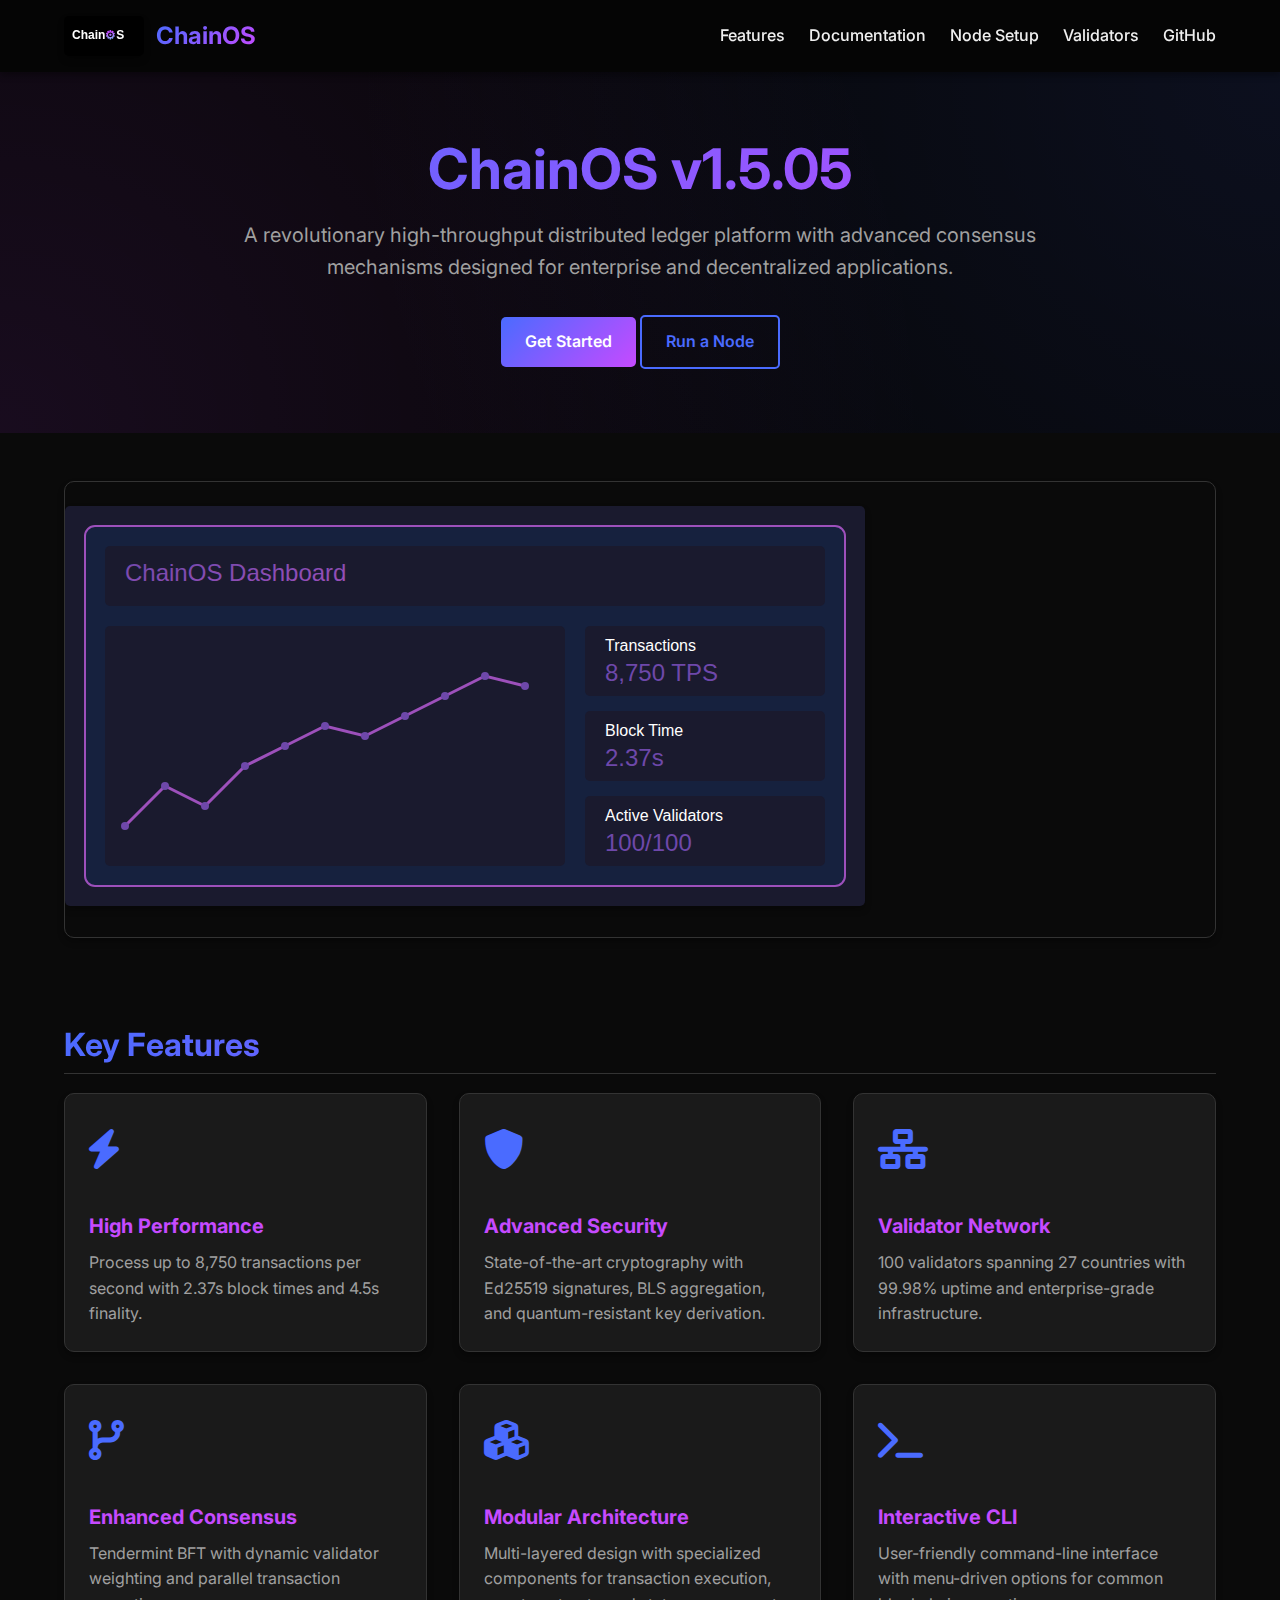
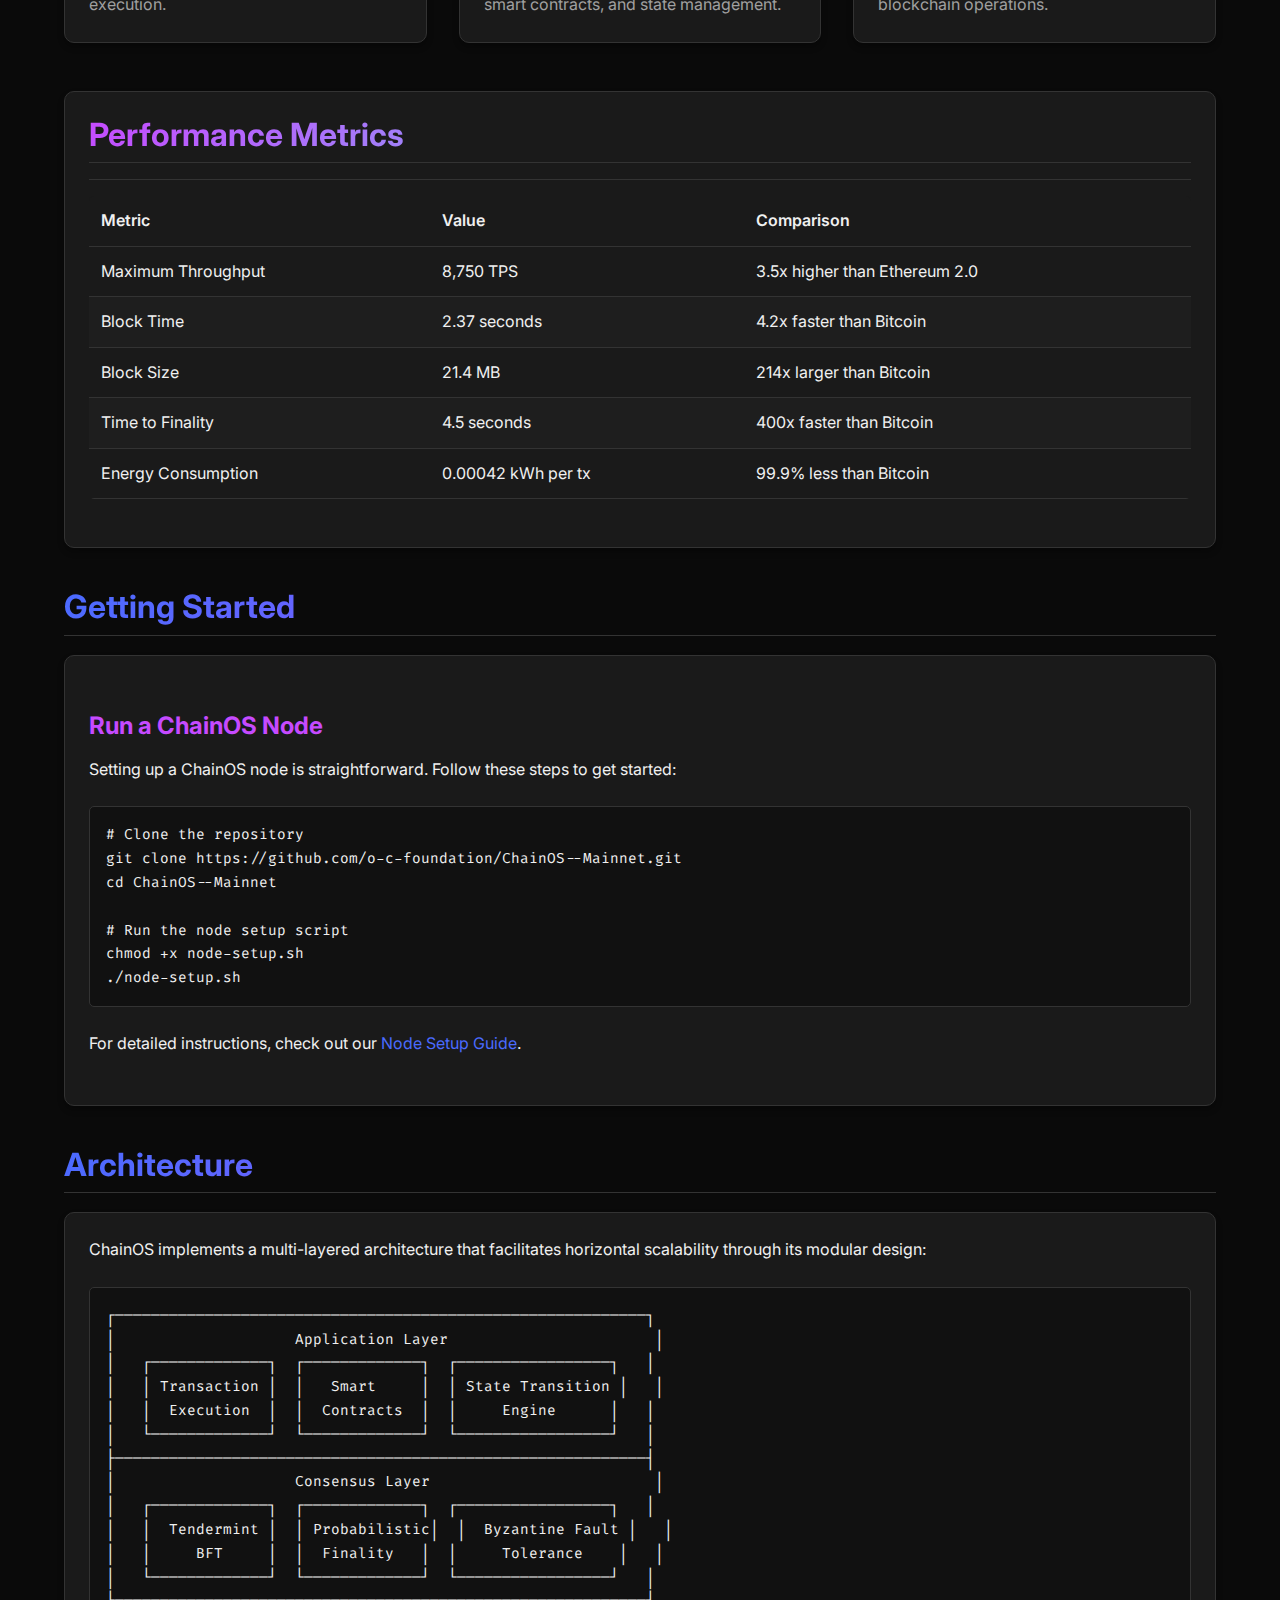
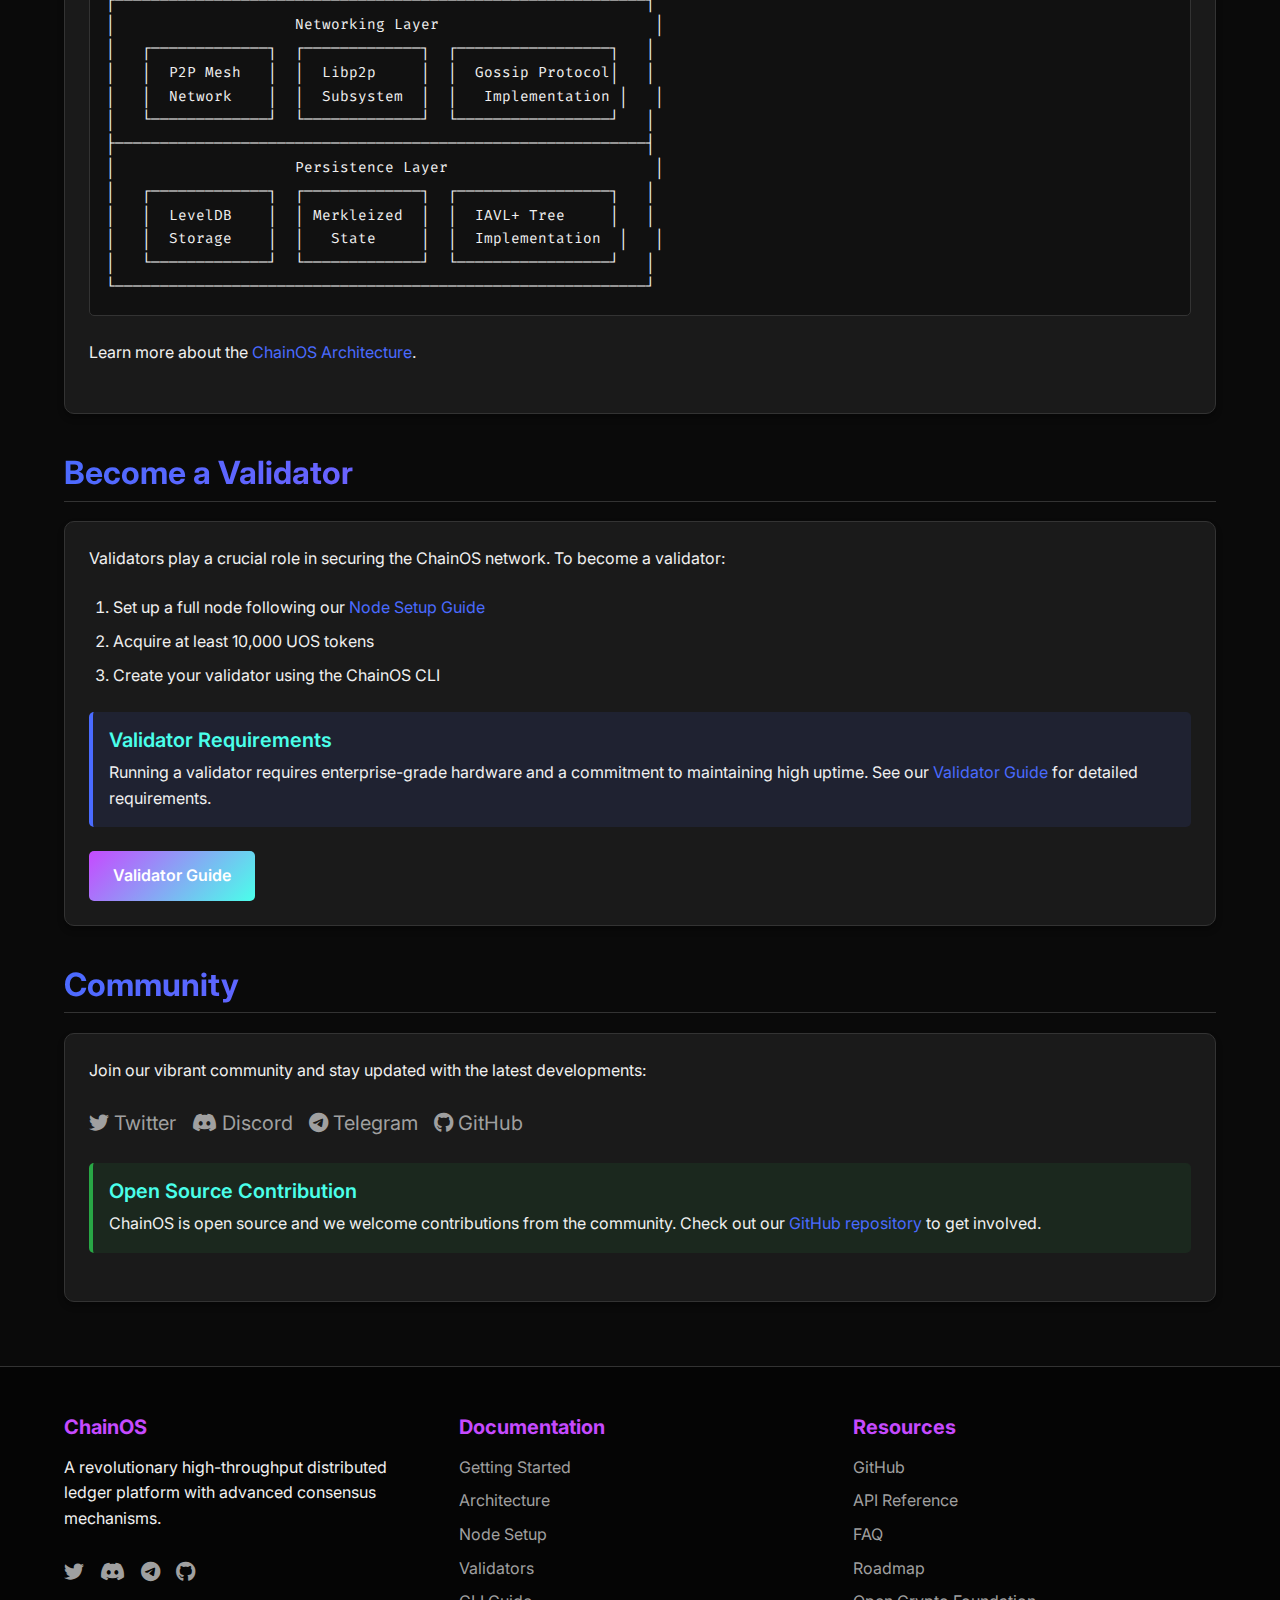
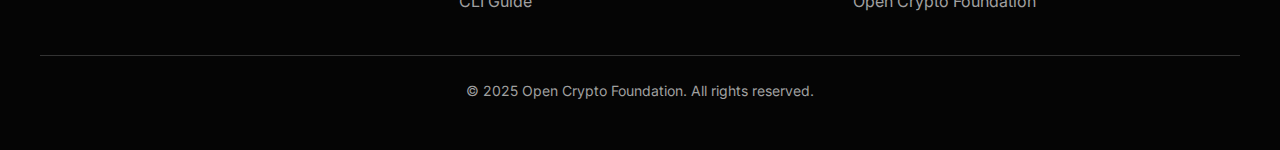
<file: index.html>
<!DOCTYPE html>
<html lang="en">
<head>
    <meta charset="UTF-8">
    <meta name="viewport" content="width=device-width, initial-scale=1.0">
    <title>ChainOS - High-Performance Blockchain Platform</title>
    <meta name="description" content="ChainOS is a revolutionary high-throughput distributed ledger platform with advanced consensus mechanisms designed for enterprise and decentralized applications.">
    <link rel="stylesheet" href="https://cdnjs.cloudflare.com/ajax/libs/font-awesome/6.0.0/css/all.min.css">
    <link rel="stylesheet" href="https://fonts.googleapis.com/css2?family=Inter:wght@400;500;600;700&family=Fira+Code:wght@400;500&display=swap">
    <link rel="stylesheet" href="assets/css/styles.css">
    <link rel="icon" href="assets/ChainOS-logo.svg">
</head>
<body>
    <header class="header">
        <div class="container header-container">
            <div class="logo">
                <img src="assets/ChainOS-logo.svg" alt="ChainOS Logo">
                <h1>ChainOS</h1>
            </div>
            <nav>
                <ul class="nav-links">
                    <li><a href="#features">Features</a></li>
                    <li><a href="docs/getting-started.html">Documentation</a></li>
                    <li><a href="docs/node-setup.html">Node Setup</a></li>
                    <li><a href="docs/validators.html">Validators</a></li>
                    <li><a href="https://github.com/o-c-foundation/ChainOS--Mainnet" target="_blank">GitHub</a></li>
                </ul>
            </nav>
        </div>
    </header>

    <section class="hero">
        <div class="container hero-content">
            <h1 class="animate-on-scroll">ChainOS v1.5.05</h1>
            <p class="animate-on-scroll delay-1">A revolutionary high-throughput distributed ledger platform with advanced consensus mechanisms designed for enterprise and decentralized applications.</p>
            <div class="animate-on-scroll delay-2">
                <a href="docs/getting-started.html" class="btn btn-primary">Get Started</a>
                <a href="docs/node-setup.html" class="btn btn-outline">Run a Node</a>
            </div>
        </div>
    </section>

    <section class="container">
        <div class="dashboard-img animate-on-scroll">
            <img src="assets/images/chainos-dashboard.svg" alt="ChainOS Dashboard">
        </div>
    </section>

    <section id="features" class="features">
        <div class="container">
            <h2 class="gradient-text">Key Features</h2>
            <div class="features-grid">
                <div class="feature-card animate-on-scroll">
                    <div class="feature-icon">
                        <i class="fas fa-bolt"></i>
                    </div>
                    <h3 class="feature-title">High Performance</h3>
                    <p class="feature-description">Process up to 8,750 transactions per second with 2.37s block times and 4.5s finality.</p>
                </div>
                <div class="feature-card animate-on-scroll delay-1">
                    <div class="feature-icon">
                        <i class="fas fa-shield-alt"></i>
                    </div>
                    <h3 class="feature-title">Advanced Security</h3>
                    <p class="feature-description">State-of-the-art cryptography with Ed25519 signatures, BLS aggregation, and quantum-resistant key derivation.</p>
                </div>
                <div class="feature-card animate-on-scroll delay-2">
                    <div class="feature-icon">
                        <i class="fas fa-network-wired"></i>
                    </div>
                    <h3 class="feature-title">Validator Network</h3>
                    <p class="feature-description">100 validators spanning 27 countries with 99.98% uptime and enterprise-grade infrastructure.</p>
                </div>
                <div class="feature-card animate-on-scroll">
                    <div class="feature-icon">
                        <i class="fas fa-code-branch"></i>
                    </div>
                    <h3 class="feature-title">Enhanced Consensus</h3>
                    <p class="feature-description">Tendermint BFT with dynamic validator weighting and parallel transaction execution.</p>
                </div>
                <div class="feature-card animate-on-scroll delay-1">
                    <div class="feature-icon">
                        <i class="fas fa-cubes"></i>
                    </div>
                    <h3 class="feature-title">Modular Architecture</h3>
                    <p class="feature-description">Multi-layered design with specialized components for transaction execution, smart contracts, and state management.</p>
                </div>
                <div class="feature-card animate-on-scroll delay-2">
                    <div class="feature-icon">
                        <i class="fas fa-terminal"></i>
                    </div>
                    <h3 class="feature-title">Interactive CLI</h3>
                    <p class="feature-description">User-friendly command-line interface with menu-driven options for common blockchain operations.</p>
                </div>
            </div>
        </div>
    </section>

    <section class="container">
        <div class="card">
            <div class="card-header">
                <h2 class="card-title gradient-text-accent">Performance Metrics</h2>
            </div>
            <table>
                <thead>
                    <tr>
                        <th>Metric</th>
                        <th>Value</th>
                        <th>Comparison</th>
                    </tr>
                </thead>
                <tbody>
                    <tr>
                        <td>Maximum Throughput</td>
                        <td>8,750 TPS</td>
                        <td>3.5x higher than Ethereum 2.0</td>
                    </tr>
                    <tr>
                        <td>Block Time</td>
                        <td>2.37 seconds</td>
                        <td>4.2x faster than Bitcoin</td>
                    </tr>
                    <tr>
                        <td>Block Size</td>
                        <td>21.4 MB</td>
                        <td>214x larger than Bitcoin</td>
                    </tr>
                    <tr>
                        <td>Time to Finality</td>
                        <td>4.5 seconds</td>
                        <td>400x faster than Bitcoin</td>
                    </tr>
                    <tr>
                        <td>Energy Consumption</td>
                        <td>0.00042 kWh per tx</td>
                        <td>99.9% less than Bitcoin</td>
                    </tr>
                </tbody>
            </table>
        </div>
    </section>

    <section class="container">
        <h2 class="gradient-text">Getting Started</h2>
        <div class="card">
            <h3>Run a ChainOS Node</h3>
            <p>Setting up a ChainOS node is straightforward. Follow these steps to get started:</p>
            <div class="code-block">
                <pre><code># Clone the repository
git clone https://github.com/o-c-foundation/ChainOS--Mainnet.git
cd ChainOS--Mainnet

# Run the node setup script
chmod +x node-setup.sh
./node-setup.sh</code></pre>
            </div>
            <p>For detailed instructions, check out our <a href="docs/node-setup.html">Node Setup Guide</a>.</p>
        </div>
    </section>

    <section class="container">
        <h2 class="gradient-text">Architecture</h2>
        <div class="card">
            <p>ChainOS implements a multi-layered architecture that facilitates horizontal scalability through its modular design:</p>
            <div class="code-block">
                <pre><code>┌───────────────────────────────────────────────────────────┐
│                    Application Layer                       │
│   ┌─────────────┐  ┌─────────────┐  ┌─────────────────┐   │
│   │ Transaction │  │   Smart     │  │ State Transition │   │
│   │  Execution  │  │  Contracts  │  │     Engine      │   │
│   └─────────────┘  └─────────────┘  └─────────────────┘   │
├───────────────────────────────────────────────────────────┤
│                    Consensus Layer                         │
│   ┌─────────────┐  ┌─────────────┐  ┌─────────────────┐   │
│   │  Tendermint │  │ Probabilistic│  │  Byzantine Fault │   │
│   │     BFT     │  │  Finality   │  │     Tolerance    │   │
│   └─────────────┘  └─────────────┘  └─────────────────┘   │
├───────────────────────────────────────────────────────────┤
│                    Networking Layer                        │
│   ┌─────────────┐  ┌─────────────┐  ┌─────────────────┐   │
│   │  P2P Mesh   │  │  Libp2p     │  │  Gossip Protocol│   │
│   │  Network    │  │  Subsystem  │  │   Implementation │   │
│   └─────────────┘  └─────────────┘  └─────────────────┘   │
├───────────────────────────────────────────────────────────┤
│                    Persistence Layer                       │
│   ┌─────────────┐  ┌─────────────┐  ┌─────────────────┐   │
│   │  LevelDB    │  │ Merkleized  │  │  IAVL+ Tree     │   │
│   │  Storage    │  │   State     │  │  Implementation  │   │
│   └─────────────┘  └─────────────┘  └─────────────────┘   │
└───────────────────────────────────────────────────────────┘</code></pre>
            </div>
            <p>Learn more about the <a href="docs/architecture.html">ChainOS Architecture</a>.</p>
        </div>
    </section>

    <section class="container">
        <h2 class="gradient-text">Become a Validator</h2>
        <div class="card">
            <p>Validators play a crucial role in securing the ChainOS network. To become a validator:</p>
            <ol>
                <li>Set up a full node following our <a href="docs/node-setup.html">Node Setup Guide</a></li>
                <li>Acquire at least 10,000 UOS tokens</li>
                <li>Create your validator using the ChainOS CLI</li>
            </ol>
            <div class="alert alert-info">
                <h4 class="alert-title">Validator Requirements</h4>
                <p>Running a validator requires enterprise-grade hardware and a commitment to maintaining high uptime. See our <a href="docs/validators.html">Validator Guide</a> for detailed requirements.</p>
            </div>
            <a href="docs/validators.html" class="btn btn-secondary">Validator Guide</a>
        </div>
    </section>

    <section class="container">
        <h2 class="gradient-text">Community</h2>
        <div class="card">
            <p>Join our vibrant community and stay updated with the latest developments:</p>
            <div class="social-links" style="margin-bottom: 1.5rem;">
                <a href="https://twitter.com/opencryptofdn" target="_blank"><i class="fab fa-twitter"></i> Twitter</a>
                <a href="https://discord.gg/opencrypto" target="_blank"><i class="fab fa-discord"></i> Discord</a>
                <a href="https://t.me/ocfcommunity" target="_blank"><i class="fab fa-telegram"></i> Telegram</a>
                <a href="https://github.com/o-c-foundation" target="_blank"><i class="fab fa-github"></i> GitHub</a>
            </div>
            <div class="alert alert-success">
                <h4 class="alert-title">Open Source Contribution</h4>
                <p>ChainOS is open source and we welcome contributions from the community. Check out our <a href="https://github.com/o-c-foundation/ChainOS--Mainnet" target="_blank">GitHub repository</a> to get involved.</p>
            </div>
        </div>
    </section>

    <footer class="footer">
        <div class="container footer-container">
            <div class="footer-section">
                <h3>ChainOS</h3>
                <p>A revolutionary high-throughput distributed ledger platform with advanced consensus mechanisms.</p>
                <div class="social-links">
                    <a href="https://twitter.com/opencryptofdn" target="_blank"><i class="fab fa-twitter"></i></a>
                    <a href="https://discord.gg/opencrypto" target="_blank"><i class="fab fa-discord"></i></a>
                    <a href="https://t.me/ocfcommunity" target="_blank"><i class="fab fa-telegram"></i></a>
                    <a href="https://github.com/o-c-foundation" target="_blank"><i class="fab fa-github"></i></a>
                </div>
            </div>
            <div class="footer-section">
                <h3>Documentation</h3>
                <ul class="footer-links">
                    <li><a href="docs/getting-started.html">Getting Started</a></li>
                    <li><a href="docs/architecture.html">Architecture</a></li>
                    <li><a href="docs/node-setup.html">Node Setup</a></li>
                    <li><a href="docs/validators.html">Validators</a></li>
                    <li><a href="docs/cli.html">CLI Guide</a></li>
                </ul>
            </div>
            <div class="footer-section">
                <h3>Resources</h3>
                <ul class="footer-links">
                    <li><a href="https://github.com/o-c-foundation/ChainOS--Mainnet" target="_blank">GitHub</a></li>
                    <li><a href="docs/api.html">API Reference</a></li>
                    <li><a href="docs/faq.html">FAQ</a></li>
                    <li><a href="docs/roadmap.html">Roadmap</a></li>
                    <li><a href="https://opencryptofoundation.com/" target="_blank">Open Crypto Foundation</a></li>
                </ul>
            </div>
        </div>
        <div class="container copyright">
            <p>&copy; 2025 Open Crypto Foundation. All rights reserved.</p>
        </div>
    </footer>

    <script src="assets/js/main.js"></script>
</body>
</html>
</file>
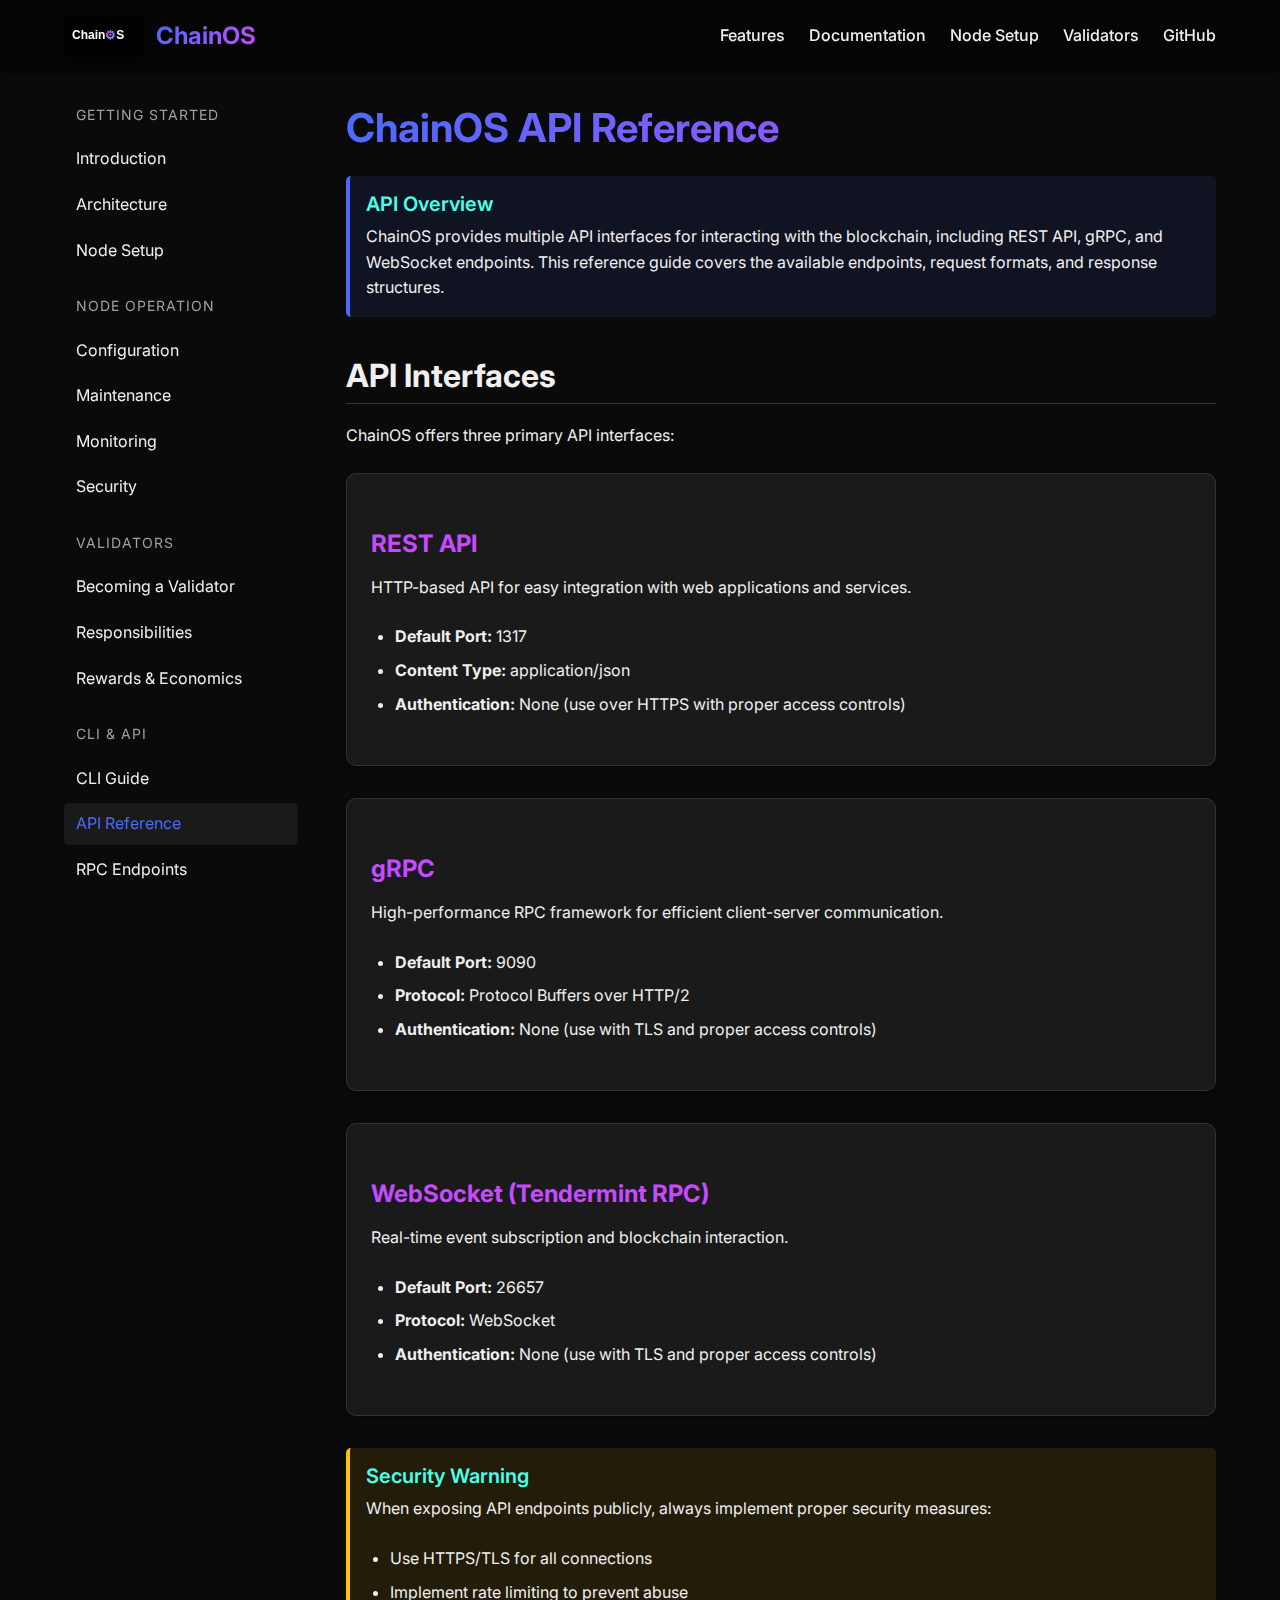
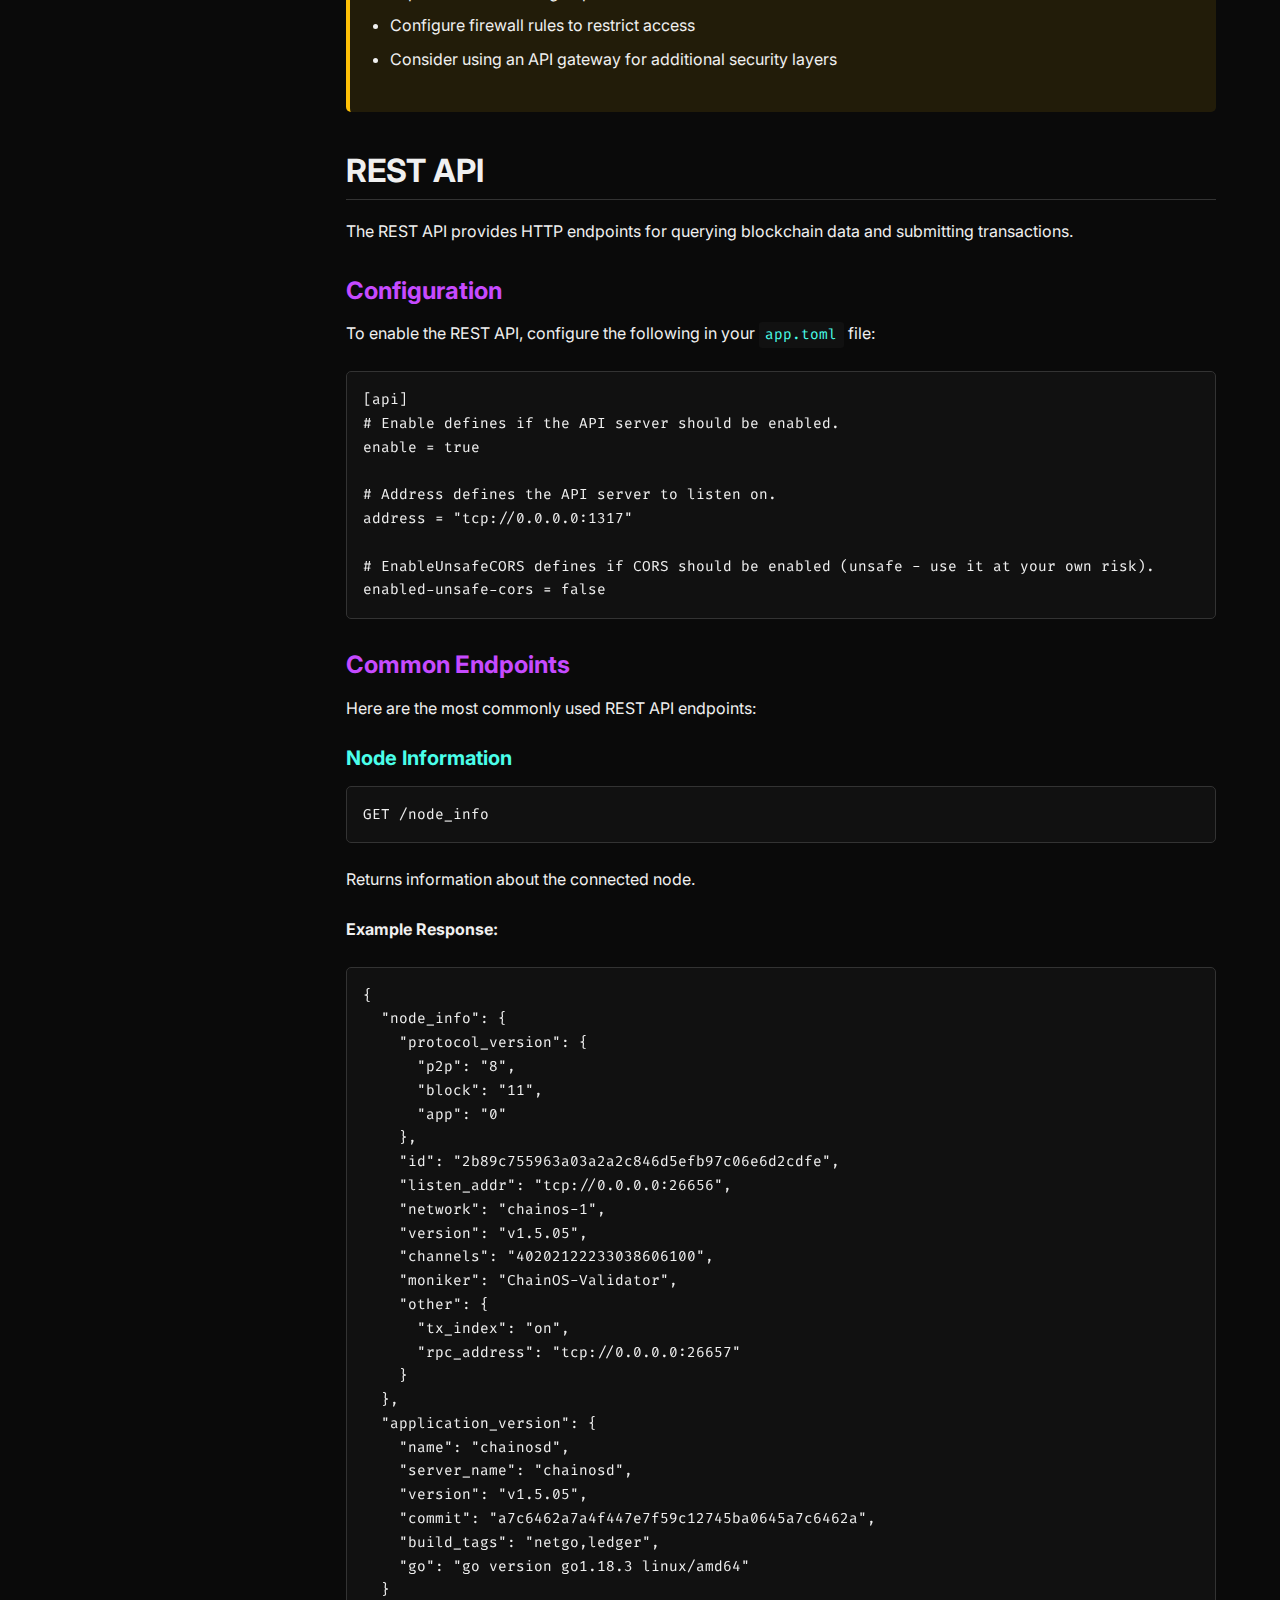
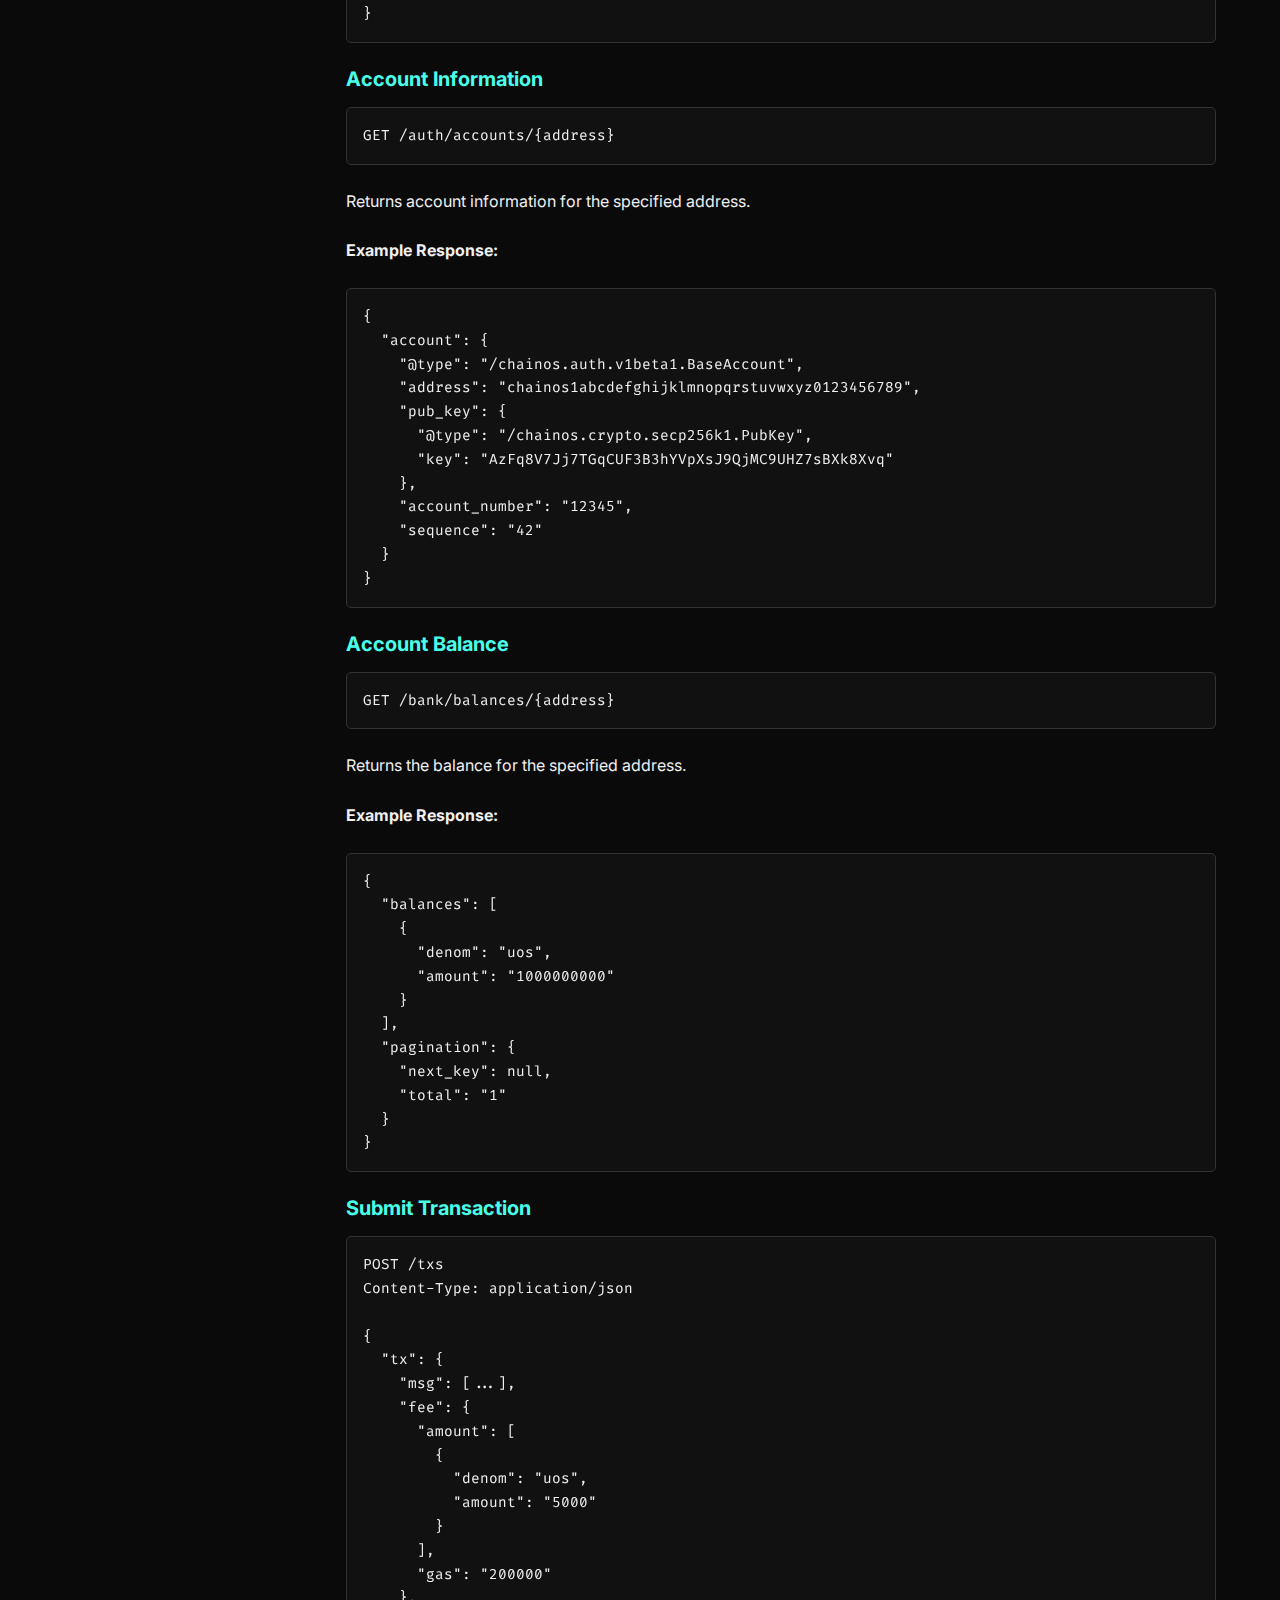
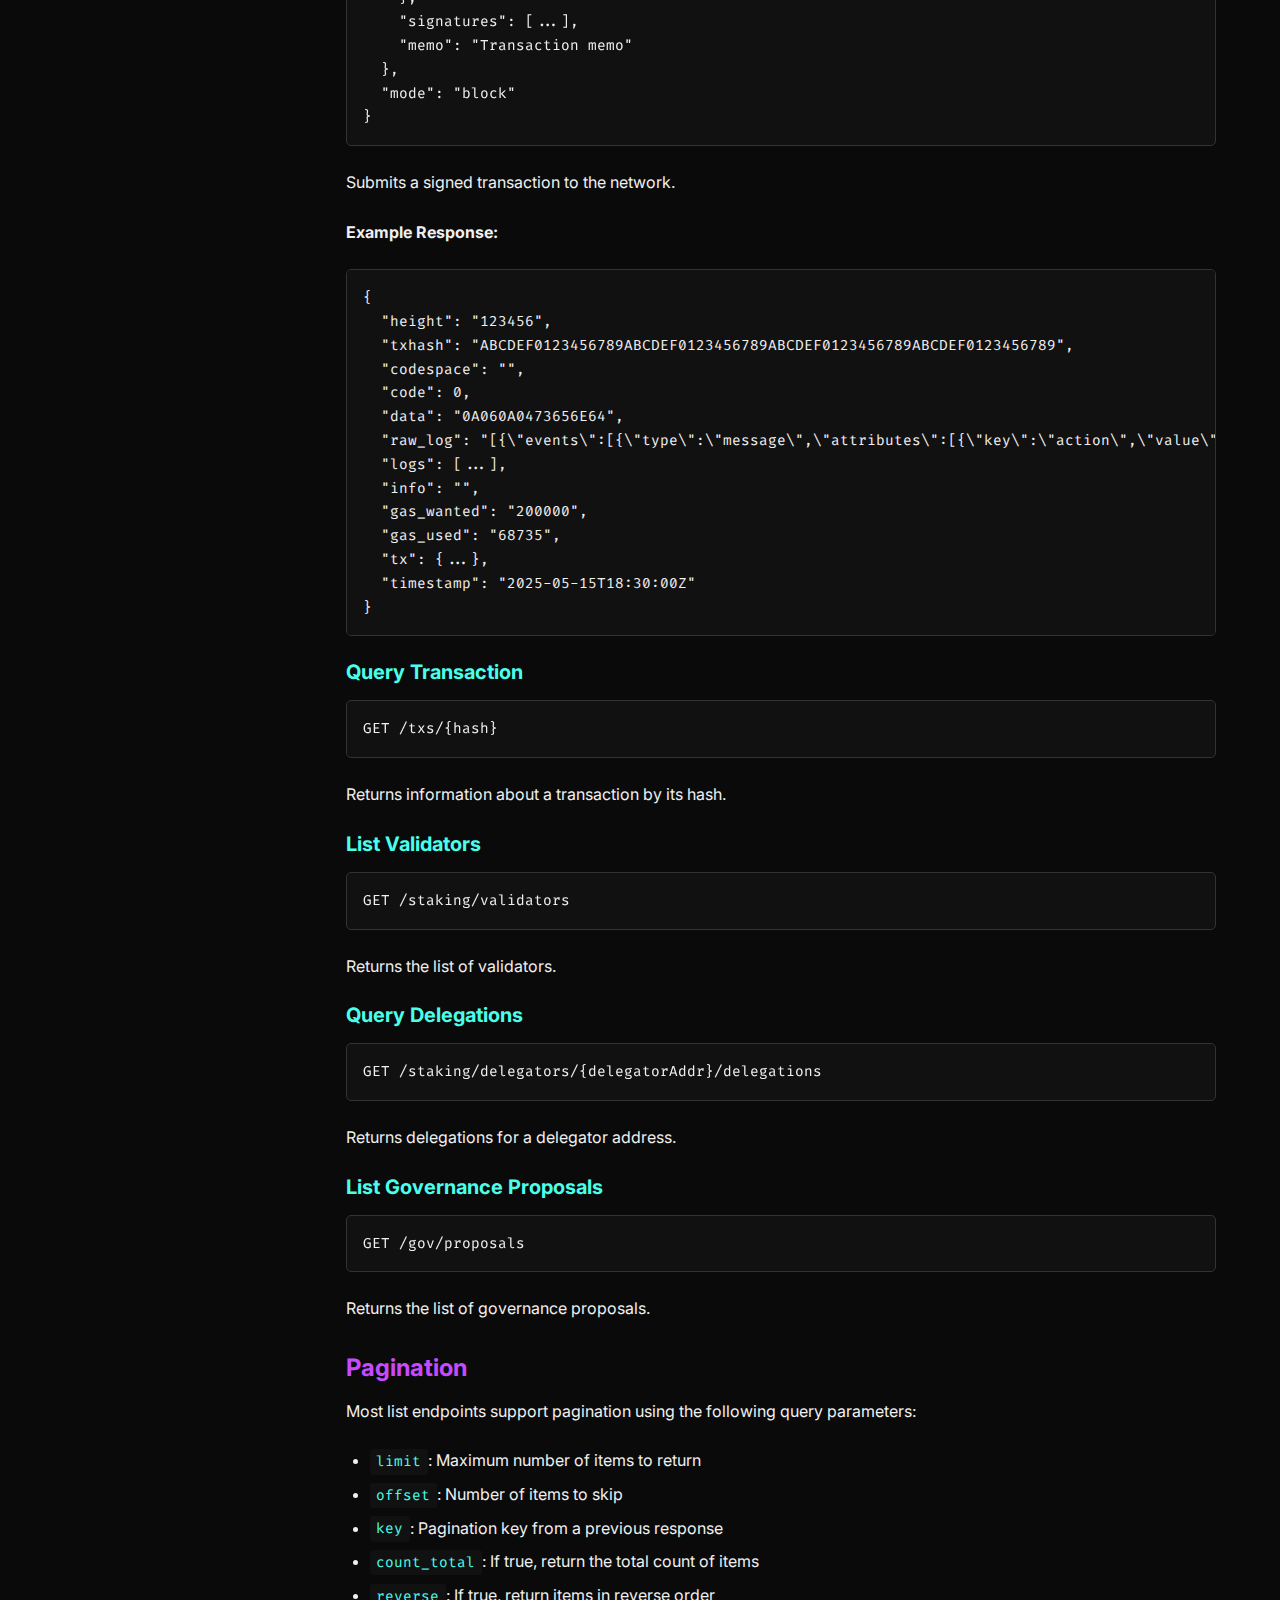
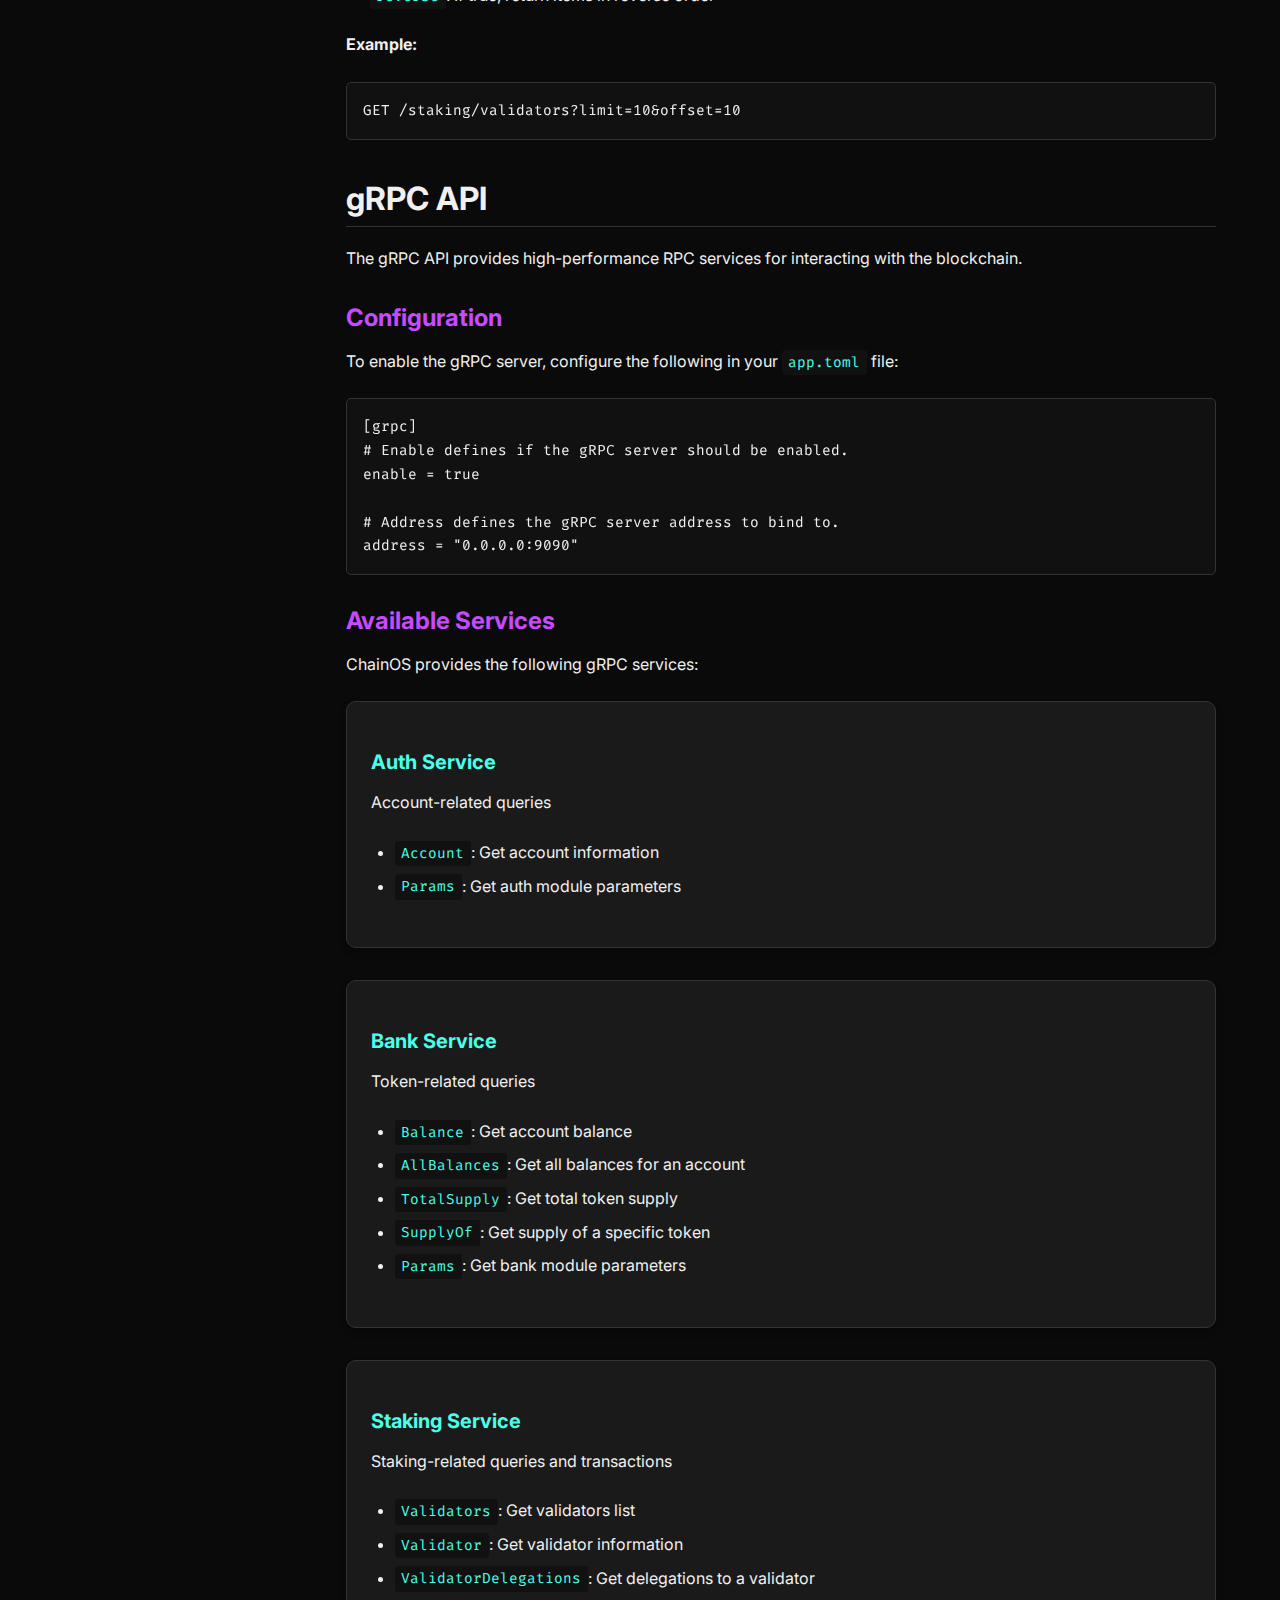
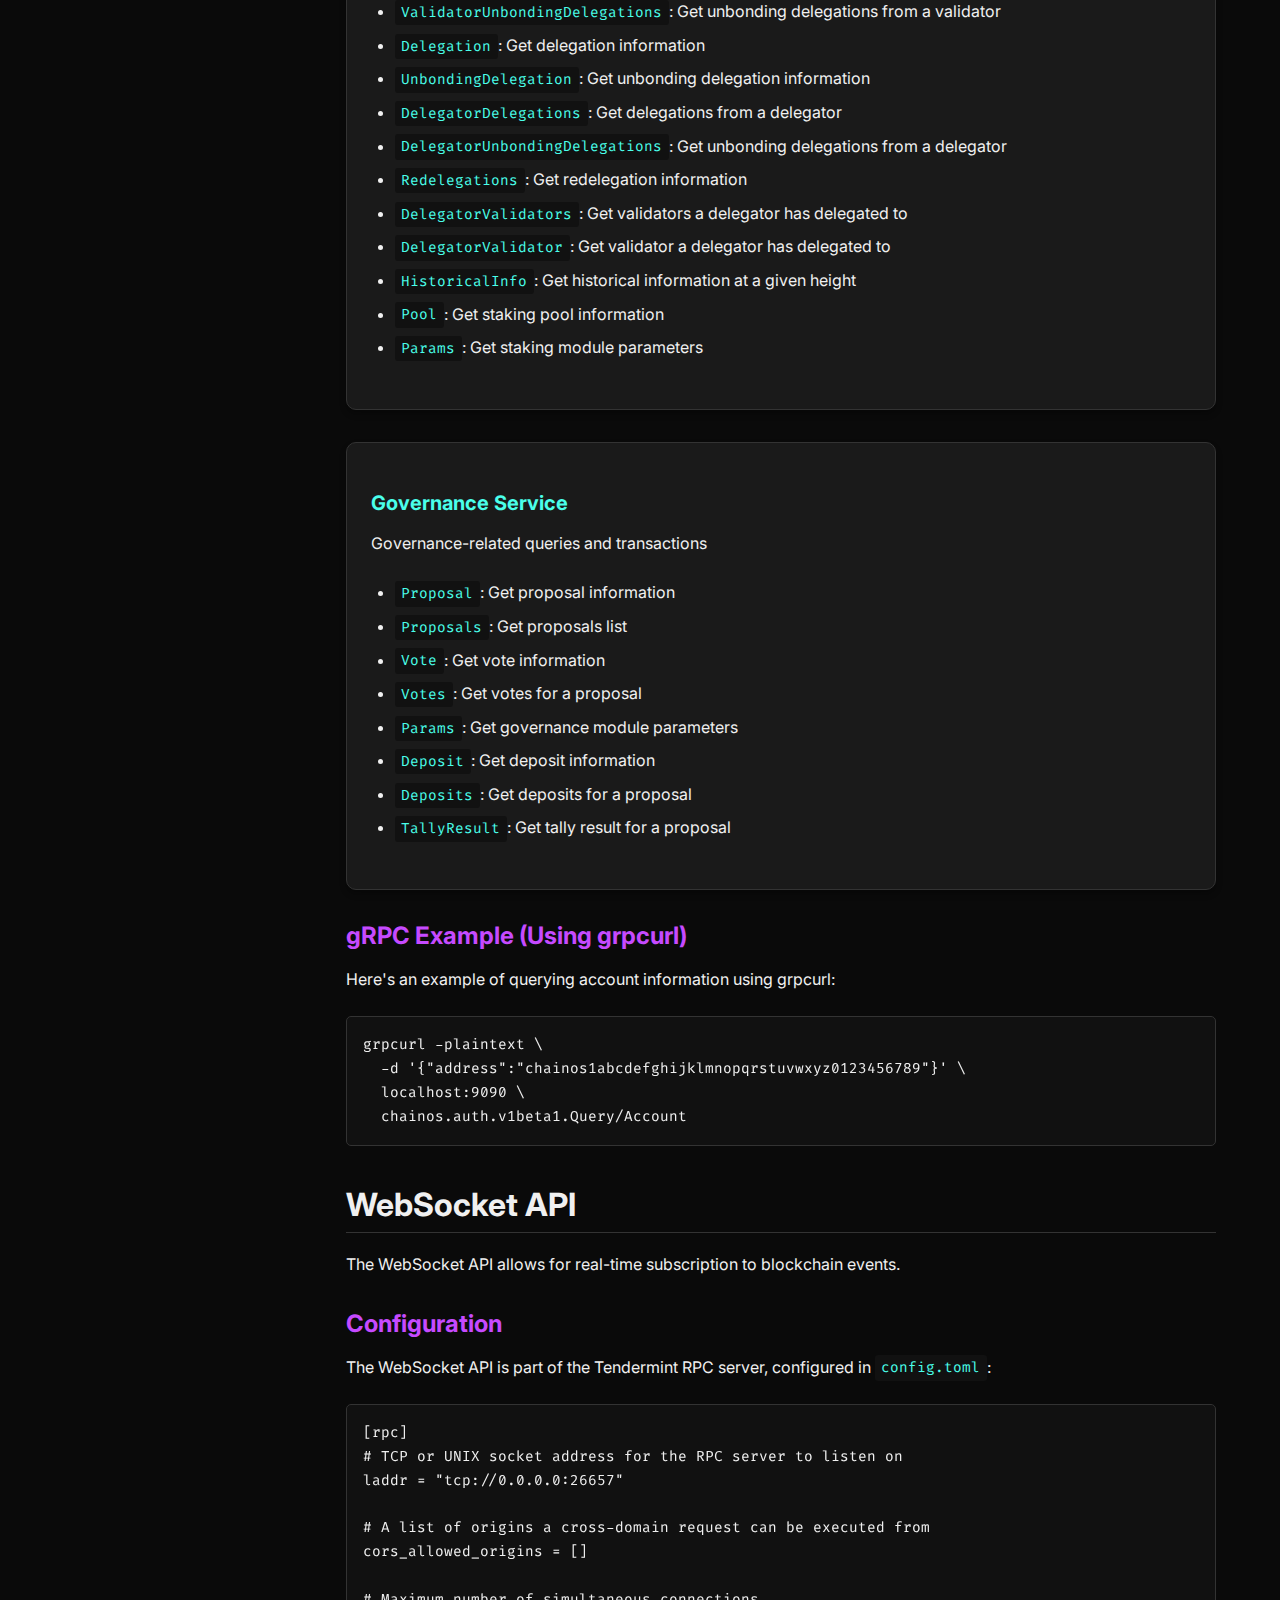
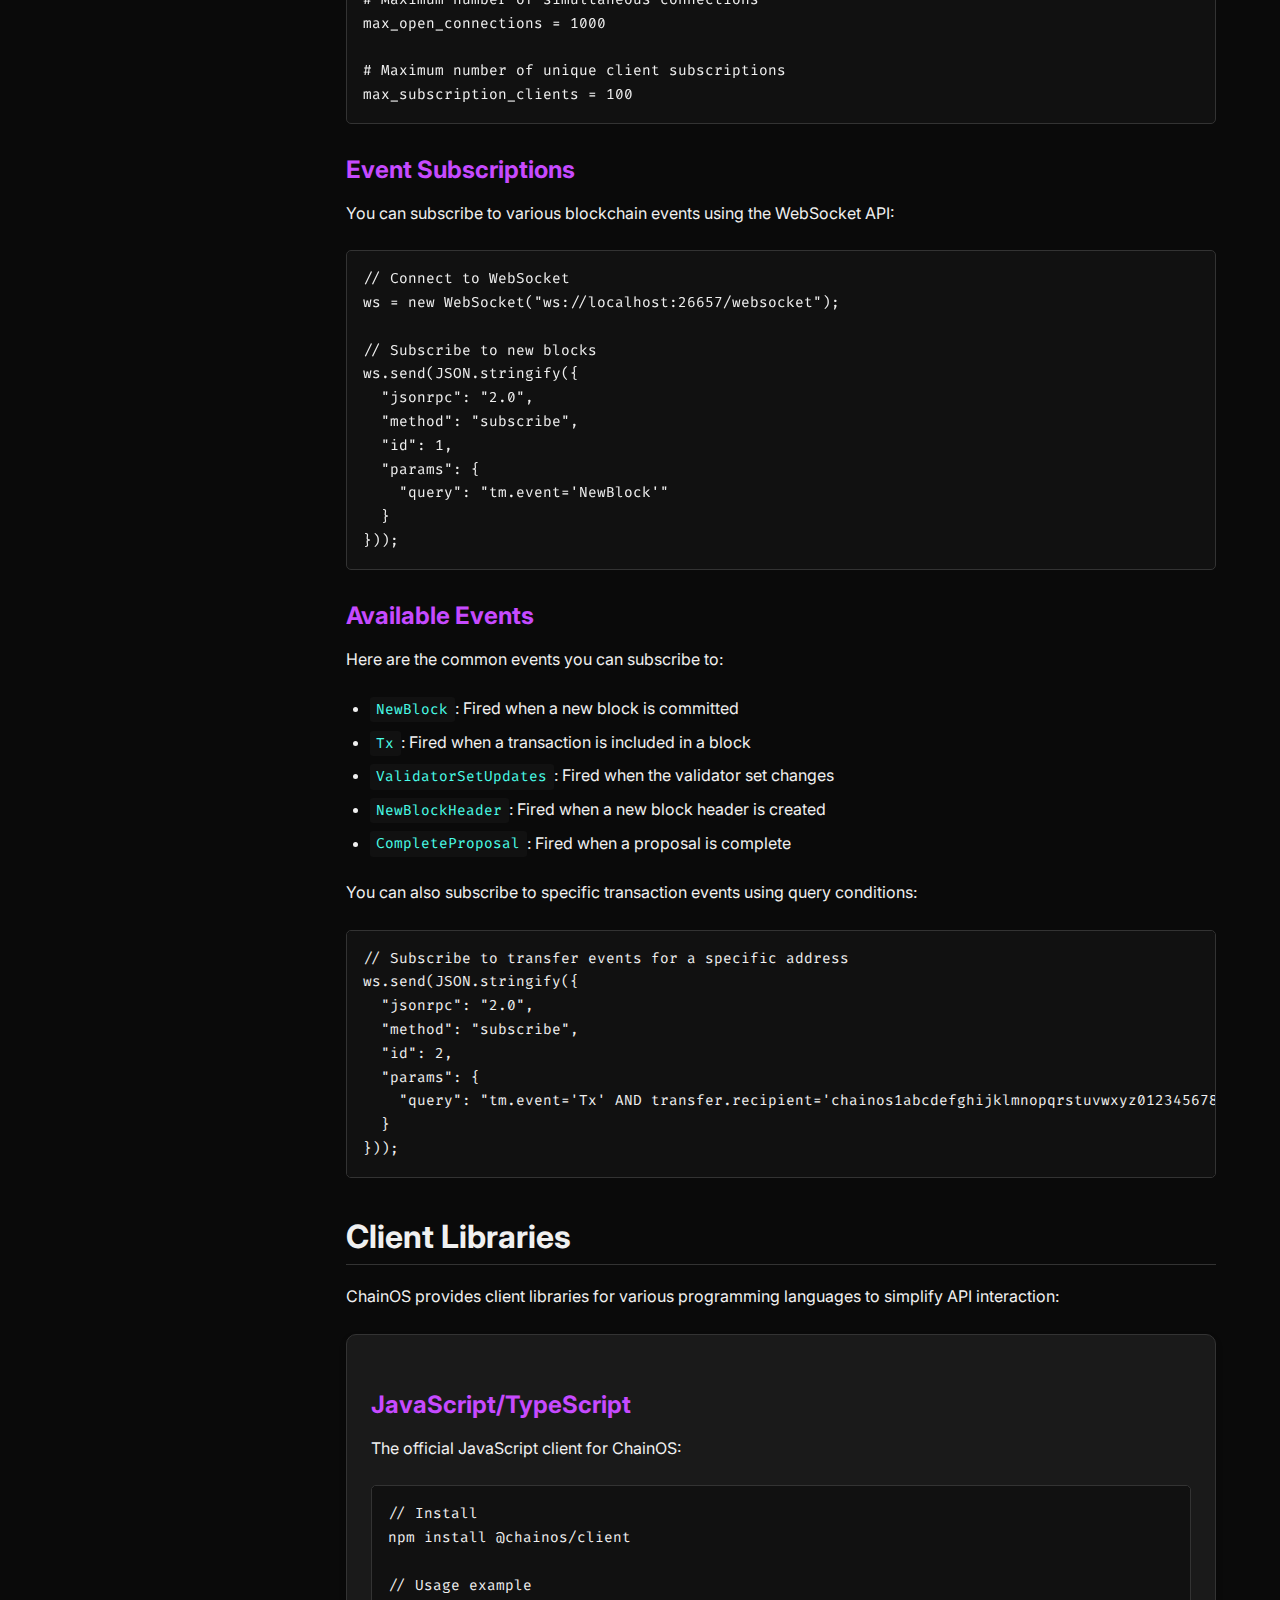
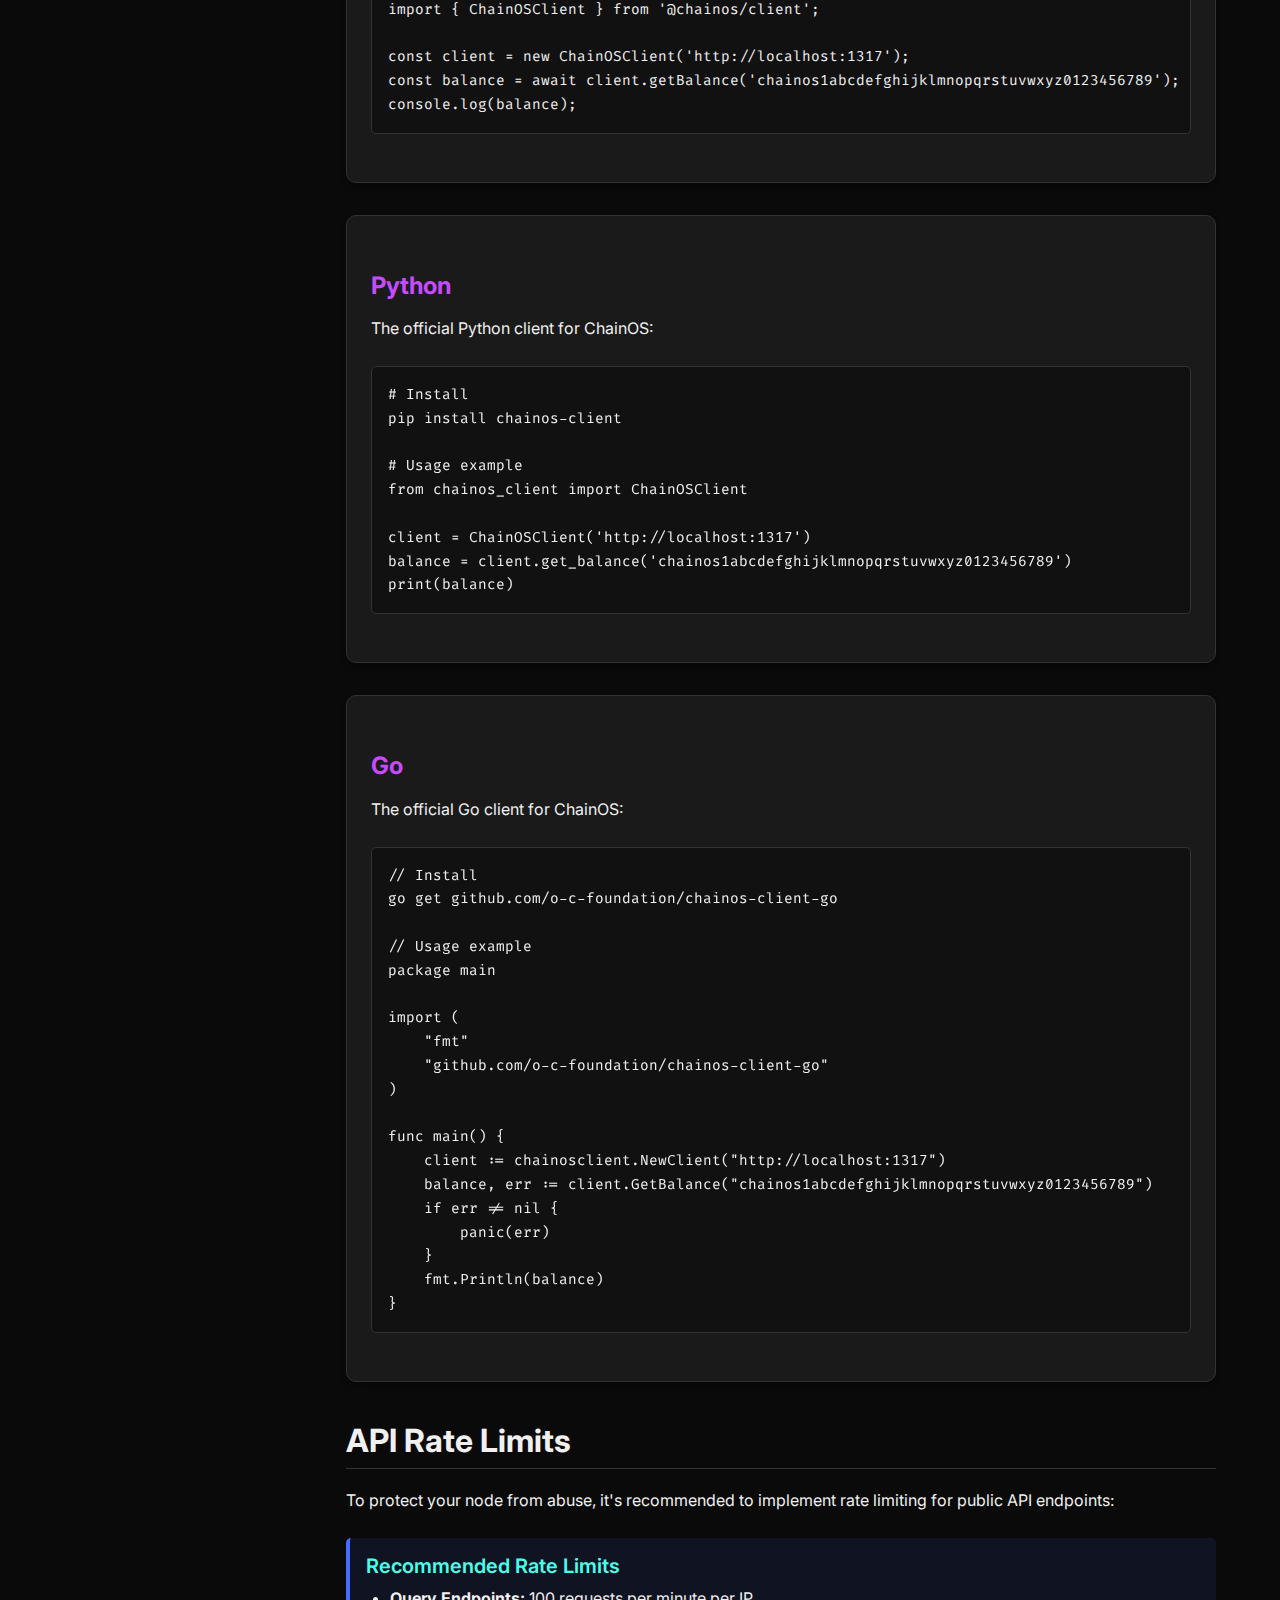
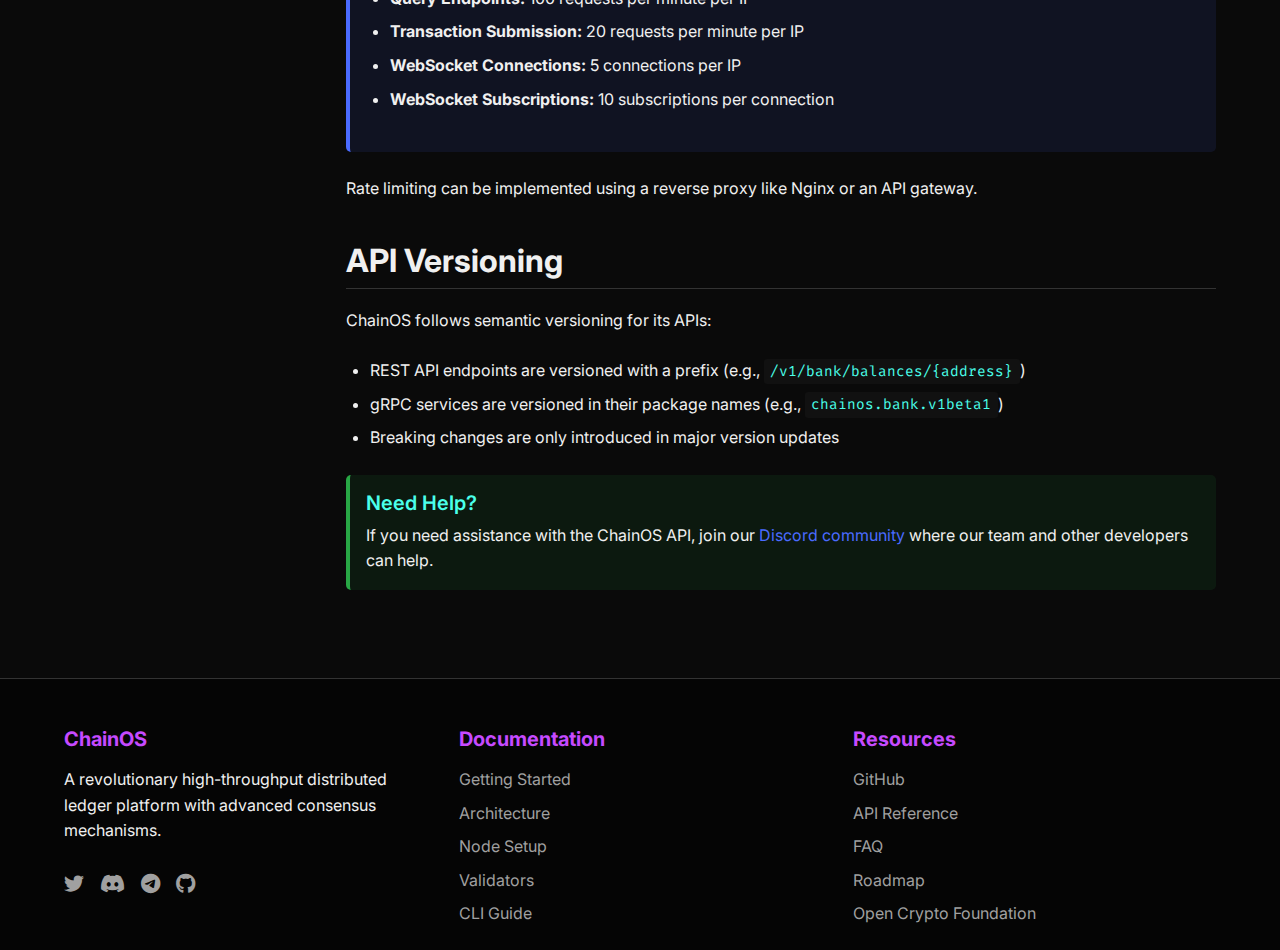
<file: docs/api.html>
<!DOCTYPE html>
<html lang="en">
<head>
    <meta charset="UTF-8">
    <meta name="viewport" content="width=device-width, initial-scale=1.0">
    <title>API Reference - ChainOS Documentation</title>
    <meta name="description" content="Comprehensive API reference for ChainOS, including REST, gRPC, and WebSocket endpoints for blockchain interaction.">
    <link rel="stylesheet" href="https://cdnjs.cloudflare.com/ajax/libs/font-awesome/6.0.0/css/all.min.css">
    <link rel="stylesheet" href="https://fonts.googleapis.com/css2?family=Inter:wght@400;500;600;700&family=Fira+Code:wght@400;500&display=swap">
    <link rel="stylesheet" href="../assets/css/styles.css">
    <link rel="icon" href="../assets/ChainOS-logo.svg">
</head>
<body>
    <header class="header">
        <div class="container header-container">
            <div class="logo">
                <img src="../assets/ChainOS-logo.svg" alt="ChainOS Logo">
                <h1>ChainOS</h1>
            </div>
            <nav>
                <ul class="nav-links">
                    <li><a href="../index.html#features">Features</a></li>
                    <li><a href="getting-started.html">Documentation</a></li>
                    <li><a href="node-setup.html">Node Setup</a></li>
                    <li><a href="validators.html">Validators</a></li>
                    <li><a href="https://github.com/o-c-foundation/ChainOS--Mainnet" target="_blank">GitHub</a></li>
                </ul>
            </nav>
        </div>
    </header>

    <div class="container docs-container">
        <aside class="sidebar">
            <div class="sidebar-section">
                <div class="sidebar-section-title">Getting Started</div>
                <ul class="sidebar-nav">
                    <li><a href="getting-started.html">Introduction</a></li>
                    <li><a href="architecture.html">Architecture</a></li>
                    <li><a href="node-setup.html">Node Setup</a></li>
                </ul>
            </div>
            <div class="sidebar-section">
                <div class="sidebar-section-title">Node Operation</div>
                <ul class="sidebar-nav">
                    <li><a href="node-configuration.html">Configuration</a></li>
                    <li><a href="node-maintenance.html">Maintenance</a></li>
                    <li><a href="node-monitoring.html">Monitoring</a></li>
                    <li><a href="node-security.html">Security</a></li>
                </ul>
            </div>
            <div class="sidebar-section">
                <div class="sidebar-section-title">Validators</div>
                <ul class="sidebar-nav">
                    <li><a href="validators.html">Becoming a Validator</a></li>
                    <li><a href="validator-responsibilities.html">Responsibilities</a></li>
                    <li><a href="validator-rewards.html">Rewards & Economics</a></li>
                </ul>
            </div>
            <div class="sidebar-section">
                <div class="sidebar-section-title">CLI & API</div>
                <ul class="sidebar-nav">
                    <li><a href="cli.html">CLI Guide</a></li>
                    <li><a href="api.html" class="active">API Reference</a></li>
                    <li><a href="rpc-endpoints.html">RPC Endpoints</a></li>
                </ul>
            </div>
        </aside>

        <main class="content">
            <h1>ChainOS API Reference</h1>
            
            <div class="alert alert-info">
                <h4 class="alert-title">API Overview</h4>
                <p>ChainOS provides multiple API interfaces for interacting with the blockchain, including REST API, gRPC, and WebSocket endpoints. This reference guide covers the available endpoints, request formats, and response structures.</p>
            </div>

            <h2 id="api-interfaces">API Interfaces</h2>
            <p>ChainOS offers three primary API interfaces:</p>

            <div class="card">
                <h3>REST API</h3>
                <p>HTTP-based API for easy integration with web applications and services.</p>
                <ul>
                    <li><strong>Default Port:</strong> 1317</li>
                    <li><strong>Content Type:</strong> application/json</li>
                    <li><strong>Authentication:</strong> None (use over HTTPS with proper access controls)</li>
                </ul>
            </div>

            <div class="card">
                <h3>gRPC</h3>
                <p>High-performance RPC framework for efficient client-server communication.</p>
                <ul>
                    <li><strong>Default Port:</strong> 9090</li>
                    <li><strong>Protocol:</strong> Protocol Buffers over HTTP/2</li>
                    <li><strong>Authentication:</strong> None (use with TLS and proper access controls)</li>
                </ul>
            </div>

            <div class="card">
                <h3>WebSocket (Tendermint RPC)</h3>
                <p>Real-time event subscription and blockchain interaction.</p>
                <ul>
                    <li><strong>Default Port:</strong> 26657</li>
                    <li><strong>Protocol:</strong> WebSocket</li>
                    <li><strong>Authentication:</strong> None (use with TLS and proper access controls)</li>
                </ul>
            </div>

            <div class="alert alert-warning">
                <h4 class="alert-title">Security Warning</h4>
                <p>When exposing API endpoints publicly, always implement proper security measures:</p>
                <ul>
                    <li>Use HTTPS/TLS for all connections</li>
                    <li>Implement rate limiting to prevent abuse</li>
                    <li>Configure firewall rules to restrict access</li>
                    <li>Consider using an API gateway for additional security layers</li>
                </ul>
            </div>

            <h2 id="rest-api">REST API</h2>
            <p>The REST API provides HTTP endpoints for querying blockchain data and submitting transactions.</p>

            <h3 id="rest-configuration">Configuration</h3>
            <p>To enable the REST API, configure the following in your <code>app.toml</code> file:</p>
            <div class="code-block">
                <pre><code>[api]
# Enable defines if the API server should be enabled.
enable = true

# Address defines the API server to listen on.
address = "tcp://0.0.0.0:1317"

# EnableUnsafeCORS defines if CORS should be enabled (unsafe - use it at your own risk).
enabled-unsafe-cors = false</code></pre>
            </div>

            <h3 id="rest-endpoints">Common Endpoints</h3>
            <p>Here are the most commonly used REST API endpoints:</p>

            <h4 id="rest-node-info">Node Information</h4>
            <div class="code-block">
                <pre><code>GET /node_info</code></pre>
            </div>
            <p>Returns information about the connected node.</p>
            <p><strong>Example Response:</strong></p>
            <div class="code-block">
                <pre><code>{
  "node_info": {
    "protocol_version": {
      "p2p": "8",
      "block": "11",
      "app": "0"
    },
    "id": "2b89c755963a03a2a2c846d5efb97c06e6d2cdfe",
    "listen_addr": "tcp://0.0.0.0:26656",
    "network": "chainos-1",
    "version": "v1.5.05",
    "channels": "40202122233038606100",
    "moniker": "ChainOS-Validator",
    "other": {
      "tx_index": "on",
      "rpc_address": "tcp://0.0.0.0:26657"
    }
  },
  "application_version": {
    "name": "chainosd",
    "server_name": "chainosd",
    "version": "v1.5.05",
    "commit": "a7c6462a7a4f447e7f59c12745ba0645a7c6462a",
    "build_tags": "netgo,ledger",
    "go": "go version go1.18.3 linux/amd64"
  }
}</code></pre>
            </div>

            <h4 id="rest-account">Account Information</h4>
            <div class="code-block">
                <pre><code>GET /auth/accounts/{address}</code></pre>
            </div>
            <p>Returns account information for the specified address.</p>
            <p><strong>Example Response:</strong></p>
            <div class="code-block">
                <pre><code>{
  "account": {
    "@type": "/chainos.auth.v1beta1.BaseAccount",
    "address": "chainos1abcdefghijklmnopqrstuvwxyz0123456789",
    "pub_key": {
      "@type": "/chainos.crypto.secp256k1.PubKey",
      "key": "AzFq8V7Jj7TGqCUF3B3hYVpXsJ9QjMC9UHZ7sBXk8Xvq"
    },
    "account_number": "12345",
    "sequence": "42"
  }
}</code></pre>
            </div>

            <h4 id="rest-balance">Account Balance</h4>
            <div class="code-block">
                <pre><code>GET /bank/balances/{address}</code></pre>
            </div>
            <p>Returns the balance for the specified address.</p>
            <p><strong>Example Response:</strong></p>
            <div class="code-block">
                <pre><code>{
  "balances": [
    {
      "denom": "uos",
      "amount": "1000000000"
    }
  ],
  "pagination": {
    "next_key": null,
    "total": "1"
  }
}</code></pre>
            </div>

            <h4 id="rest-tx-submit">Submit Transaction</h4>
            <div class="code-block">
                <pre><code>POST /txs
Content-Type: application/json

{
  "tx": {
    "msg": [...],
    "fee": {
      "amount": [
        {
          "denom": "uos",
          "amount": "5000"
        }
      ],
      "gas": "200000"
    },
    "signatures": [...],
    "memo": "Transaction memo"
  },
  "mode": "block"
}</code></pre>
            </div>
            <p>Submits a signed transaction to the network.</p>
            <p><strong>Example Response:</strong></p>
            <div class="code-block">
                <pre><code>{
  "height": "123456",
  "txhash": "ABCDEF0123456789ABCDEF0123456789ABCDEF0123456789ABCDEF0123456789",
  "codespace": "",
  "code": 0,
  "data": "0A060A0473656E64",
  "raw_log": "[{\"events\":[{\"type\":\"message\",\"attributes\":[{\"key\":\"action\",\"value\":\"send\"},{\"key\":\"sender\",\"value\":\"chainos1abcdefghijklmnopqrstuvwxyz0123456789\"},{\"key\":\"module\",\"value\":\"bank\"}]},{\"type\":\"transfer\",\"attributes\":[{\"key\":\"recipient\",\"value\":\"chainos1zyxwvutsrqponmlkjihgfedcba9876543210\"},{\"key\":\"sender\",\"value\":\"chainos1abcdefghijklmnopqrstuvwxyz0123456789\"},{\"key\":\"amount\",\"value\":\"1000000uos\"}]}]}]",
  "logs": [...],
  "info": "",
  "gas_wanted": "200000",
  "gas_used": "68735",
  "tx": {...},
  "timestamp": "2025-05-15T18:30:00Z"
}</code></pre>
            </div>

            <h4 id="rest-tx-query">Query Transaction</h4>
            <div class="code-block">
                <pre><code>GET /txs/{hash}</code></pre>
            </div>
            <p>Returns information about a transaction by its hash.</p>

            <h4 id="rest-validators">List Validators</h4>
            <div class="code-block">
                <pre><code>GET /staking/validators</code></pre>
            </div>
            <p>Returns the list of validators.</p>

            <h4 id="rest-delegations">Query Delegations</h4>
            <div class="code-block">
                <pre><code>GET /staking/delegators/{delegatorAddr}/delegations</code></pre>
            </div>
            <p>Returns delegations for a delegator address.</p>

            <h4 id="rest-proposals">List Governance Proposals</h4>
            <div class="code-block">
                <pre><code>GET /gov/proposals</code></pre>
            </div>
            <p>Returns the list of governance proposals.</p>

            <h3 id="rest-pagination">Pagination</h3>
            <p>Most list endpoints support pagination using the following query parameters:</p>
            <ul>
                <li><code>limit</code>: Maximum number of items to return</li>
                <li><code>offset</code>: Number of items to skip</li>
                <li><code>key</code>: Pagination key from a previous response</li>
                <li><code>count_total</code>: If true, return the total count of items</li>
                <li><code>reverse</code>: If true, return items in reverse order</li>
            </ul>
            <p><strong>Example:</strong></p>
            <div class="code-block">
                <pre><code>GET /staking/validators?limit=10&offset=10</code></pre>
            </div>

            <h2 id="grpc-api">gRPC API</h2>
            <p>The gRPC API provides high-performance RPC services for interacting with the blockchain.</p>

            <h3 id="grpc-configuration">Configuration</h3>
            <p>To enable the gRPC server, configure the following in your <code>app.toml</code> file:</p>
            <div class="code-block">
                <pre><code>[grpc]
# Enable defines if the gRPC server should be enabled.
enable = true

# Address defines the gRPC server address to bind to.
address = "0.0.0.0:9090"</code></pre>
            </div>

            <h3 id="grpc-services">Available Services</h3>
            <p>ChainOS provides the following gRPC services:</p>

            <div class="card">
                <h4>Auth Service</h4>
                <p>Account-related queries</p>
                <ul>
                    <li><code>Account</code>: Get account information</li>
                    <li><code>Params</code>: Get auth module parameters</li>
                </ul>
            </div>

            <div class="card">
                <h4>Bank Service</h4>
                <p>Token-related queries</p>
                <ul>
                    <li><code>Balance</code>: Get account balance</li>
                    <li><code>AllBalances</code>: Get all balances for an account</li>
                    <li><code>TotalSupply</code>: Get total token supply</li>
                    <li><code>SupplyOf</code>: Get supply of a specific token</li>
                    <li><code>Params</code>: Get bank module parameters</li>
                </ul>
            </div>

            <div class="card">
                <h4>Staking Service</h4>
                <p>Staking-related queries and transactions</p>
                <ul>
                    <li><code>Validators</code>: Get validators list</li>
                    <li><code>Validator</code>: Get validator information</li>
                    <li><code>ValidatorDelegations</code>: Get delegations to a validator</li>
                    <li><code>ValidatorUnbondingDelegations</code>: Get unbonding delegations from a validator</li>
                    <li><code>Delegation</code>: Get delegation information</li>
                    <li><code>UnbondingDelegation</code>: Get unbonding delegation information</li>
                    <li><code>DelegatorDelegations</code>: Get delegations from a delegator</li>
                    <li><code>DelegatorUnbondingDelegations</code>: Get unbonding delegations from a delegator</li>
                    <li><code>Redelegations</code>: Get redelegation information</li>
                    <li><code>DelegatorValidators</code>: Get validators a delegator has delegated to</li>
                    <li><code>DelegatorValidator</code>: Get validator a delegator has delegated to</li>
                    <li><code>HistoricalInfo</code>: Get historical information at a given height</li>
                    <li><code>Pool</code>: Get staking pool information</li>
                    <li><code>Params</code>: Get staking module parameters</li>
                </ul>
            </div>

            <div class="card">
                <h4>Governance Service</h4>
                <p>Governance-related queries and transactions</p>
                <ul>
                    <li><code>Proposal</code>: Get proposal information</li>
                    <li><code>Proposals</code>: Get proposals list</li>
                    <li><code>Vote</code>: Get vote information</li>
                    <li><code>Votes</code>: Get votes for a proposal</li>
                    <li><code>Params</code>: Get governance module parameters</li>
                    <li><code>Deposit</code>: Get deposit information</li>
                    <li><code>Deposits</code>: Get deposits for a proposal</li>
                    <li><code>TallyResult</code>: Get tally result for a proposal</li>
                </ul>
            </div>

            <h3 id="grpc-example">gRPC Example (Using grpcurl)</h3>
            <p>Here's an example of querying account information using grpcurl:</p>
            <div class="code-block">
                <pre><code>grpcurl -plaintext \
  -d '{"address":"chainos1abcdefghijklmnopqrstuvwxyz0123456789"}' \
  localhost:9090 \
  chainos.auth.v1beta1.Query/Account</code></pre>
            </div>

            <h2 id="websocket-api">WebSocket API</h2>
            <p>The WebSocket API allows for real-time subscription to blockchain events.</p>

            <h3 id="websocket-configuration">Configuration</h3>
            <p>The WebSocket API is part of the Tendermint RPC server, configured in <code>config.toml</code>:</p>
            <div class="code-block">
                <pre><code>[rpc]
# TCP or UNIX socket address for the RPC server to listen on
laddr = "tcp://0.0.0.0:26657"

# A list of origins a cross-domain request can be executed from
cors_allowed_origins = []

# Maximum number of simultaneous connections
max_open_connections = 1000

# Maximum number of unique client subscriptions
max_subscription_clients = 100</code></pre>
            </div>

            <h3 id="websocket-subscriptions">Event Subscriptions</h3>
            <p>You can subscribe to various blockchain events using the WebSocket API:</p>

            <div class="code-block">
                <pre><code>// Connect to WebSocket
ws = new WebSocket("ws://localhost:26657/websocket");

// Subscribe to new blocks
ws.send(JSON.stringify({
  "jsonrpc": "2.0",
  "method": "subscribe",
  "id": 1,
  "params": {
    "query": "tm.event='NewBlock'"
  }
}));</code></pre>
            </div>

            <h3 id="websocket-events">Available Events</h3>
            <p>Here are the common events you can subscribe to:</p>
            <ul>
                <li><code>NewBlock</code>: Fired when a new block is committed</li>
                <li><code>Tx</code>: Fired when a transaction is included in a block</li>
                <li><code>ValidatorSetUpdates</code>: Fired when the validator set changes</li>
                <li><code>NewBlockHeader</code>: Fired when a new block header is created</li>
                <li><code>CompleteProposal</code>: Fired when a proposal is complete</li>
            </ul>

            <p>You can also subscribe to specific transaction events using query conditions:</p>
            <div class="code-block">
                <pre><code>// Subscribe to transfer events for a specific address
ws.send(JSON.stringify({
  "jsonrpc": "2.0",
  "method": "subscribe",
  "id": 2,
  "params": {
    "query": "tm.event='Tx' AND transfer.recipient='chainos1abcdefghijklmnopqrstuvwxyz0123456789'"
  }
}));</code></pre>
            </div>

            <h2 id="client-libraries">Client Libraries</h2>
            <p>ChainOS provides client libraries for various programming languages to simplify API interaction:</p>

            <div class="card">
                <h3>JavaScript/TypeScript</h3>
                <p>The official JavaScript client for ChainOS:</p>
                <div class="code-block">
                    <pre><code>// Install
npm install @chainos/client

// Usage example
import { ChainOSClient } from '@chainos/client';

const client = new ChainOSClient('http://localhost:1317');
const balance = await client.getBalance('chainos1abcdefghijklmnopqrstuvwxyz0123456789');
console.log(balance);</code></pre>
                </div>
            </div>

            <div class="card">
                <h3>Python</h3>
                <p>The official Python client for ChainOS:</p>
                <div class="code-block">
                    <pre><code># Install
pip install chainos-client

# Usage example
from chainos_client import ChainOSClient

client = ChainOSClient('http://localhost:1317')
balance = client.get_balance('chainos1abcdefghijklmnopqrstuvwxyz0123456789')
print(balance)</code></pre>
                </div>
            </div>

            <div class="card">
                <h3>Go</h3>
                <p>The official Go client for ChainOS:</p>
                <div class="code-block">
                    <pre><code>// Install
go get github.com/o-c-foundation/chainos-client-go

// Usage example
package main

import (
    "fmt"
    "github.com/o-c-foundation/chainos-client-go"
)

func main() {
    client := chainosclient.NewClient("http://localhost:1317")
    balance, err := client.GetBalance("chainos1abcdefghijklmnopqrstuvwxyz0123456789")
    if err != nil {
        panic(err)
    }
    fmt.Println(balance)
}</code></pre>
                </div>
            </div>

            <h2 id="api-rate-limits">API Rate Limits</h2>
            <p>To protect your node from abuse, it's recommended to implement rate limiting for public API endpoints:</p>

            <div class="alert alert-info">
                <h4 class="alert-title">Recommended Rate Limits</h4>
                <ul>
                    <li><strong>Query Endpoints:</strong> 100 requests per minute per IP</li>
                    <li><strong>Transaction Submission:</strong> 20 requests per minute per IP</li>
                    <li><strong>WebSocket Connections:</strong> 5 connections per IP</li>
                    <li><strong>WebSocket Subscriptions:</strong> 10 subscriptions per connection</li>
                </ul>
            </div>

            <p>Rate limiting can be implemented using a reverse proxy like Nginx or an API gateway.</p>

            <h2 id="api-versioning">API Versioning</h2>
            <p>ChainOS follows semantic versioning for its APIs:</p>
            <ul>
                <li>REST API endpoints are versioned with a prefix (e.g., <code>/v1/bank/balances/{address}</code>)</li>
                <li>gRPC services are versioned in their package names (e.g., <code>chainos.bank.v1beta1</code>)</li>
                <li>Breaking changes are only introduced in major version updates</li>
            </ul>

            <div class="alert alert-success">
                <h4 class="alert-title">Need Help?</h4>
                <p>If you need assistance with the ChainOS API, join our <a href="https://discord.gg/opencrypto" target="_blank">Discord community</a> where our team and other developers can help.</p>
            </div>
        </main>
    </div>

    <footer class="footer">
        <div class="container footer-container">
            <div class="footer-section">
                <h3>ChainOS</h3>
                <p>A revolutionary high-throughput distributed ledger platform with advanced consensus mechanisms.</p>
                <div class="social-links">
                    <a href="https://twitter.com/opencryptofdn" target="_blank"><i class="fab fa-twitter"></i></a>
                    <a href="https://discord.gg/opencrypto" target="_blank"><i class="fab fa-discord"></i></a>
                    <a href="https://t.me/ocfcommunity" target="_blank"><i class="fab fa-telegram"></i></a>
                    <a href="https://github.com/o-c-foundation" target="_blank"><i class="fab fa-github"></i></a>
                </div>
            </div>
            <div class="footer-section">
                <h3>Documentation</h3>
                <ul class="footer-links">
                    <li><a href="getting-started.html">Getting Started</a></li>
                    <li><a href="architecture.html">Architecture</a></li>
                    <li><a href="node-setup.html">Node Setup</a></li>
                    <li><a href="validators.html">Validators</a></li>
                    <li><a href="cli.html">CLI Guide</a></li>
                </ul>
            </div>
            <div class="footer-section">
                <h3>Resources</h3>
                <ul class="footer-links">
                    <li><a href="https://github.com/o-c-foundation/ChainOS--Mainnet" target="_blank">GitHub</a></li>
                    <li><a href="api.html">API Reference</a></li>
                    <li><a href="faq.html">FAQ</a></li>
                    <li><a href="roadmap.html">Roadmap</a></li>
                    <li><a href="https://opencryptofoundation.com/" target="_blank">Open Crypto Foundation</a></li>
                </ul>
            </div>
        </div>
        <div class="container copyright">
            <p>&copy; 2025 Open Crypto Foundation. All rights reserved.</p>
        </div>
    </footer>

    <script src="../assets/js/main.js"></script>
</body>
</html>
</file>
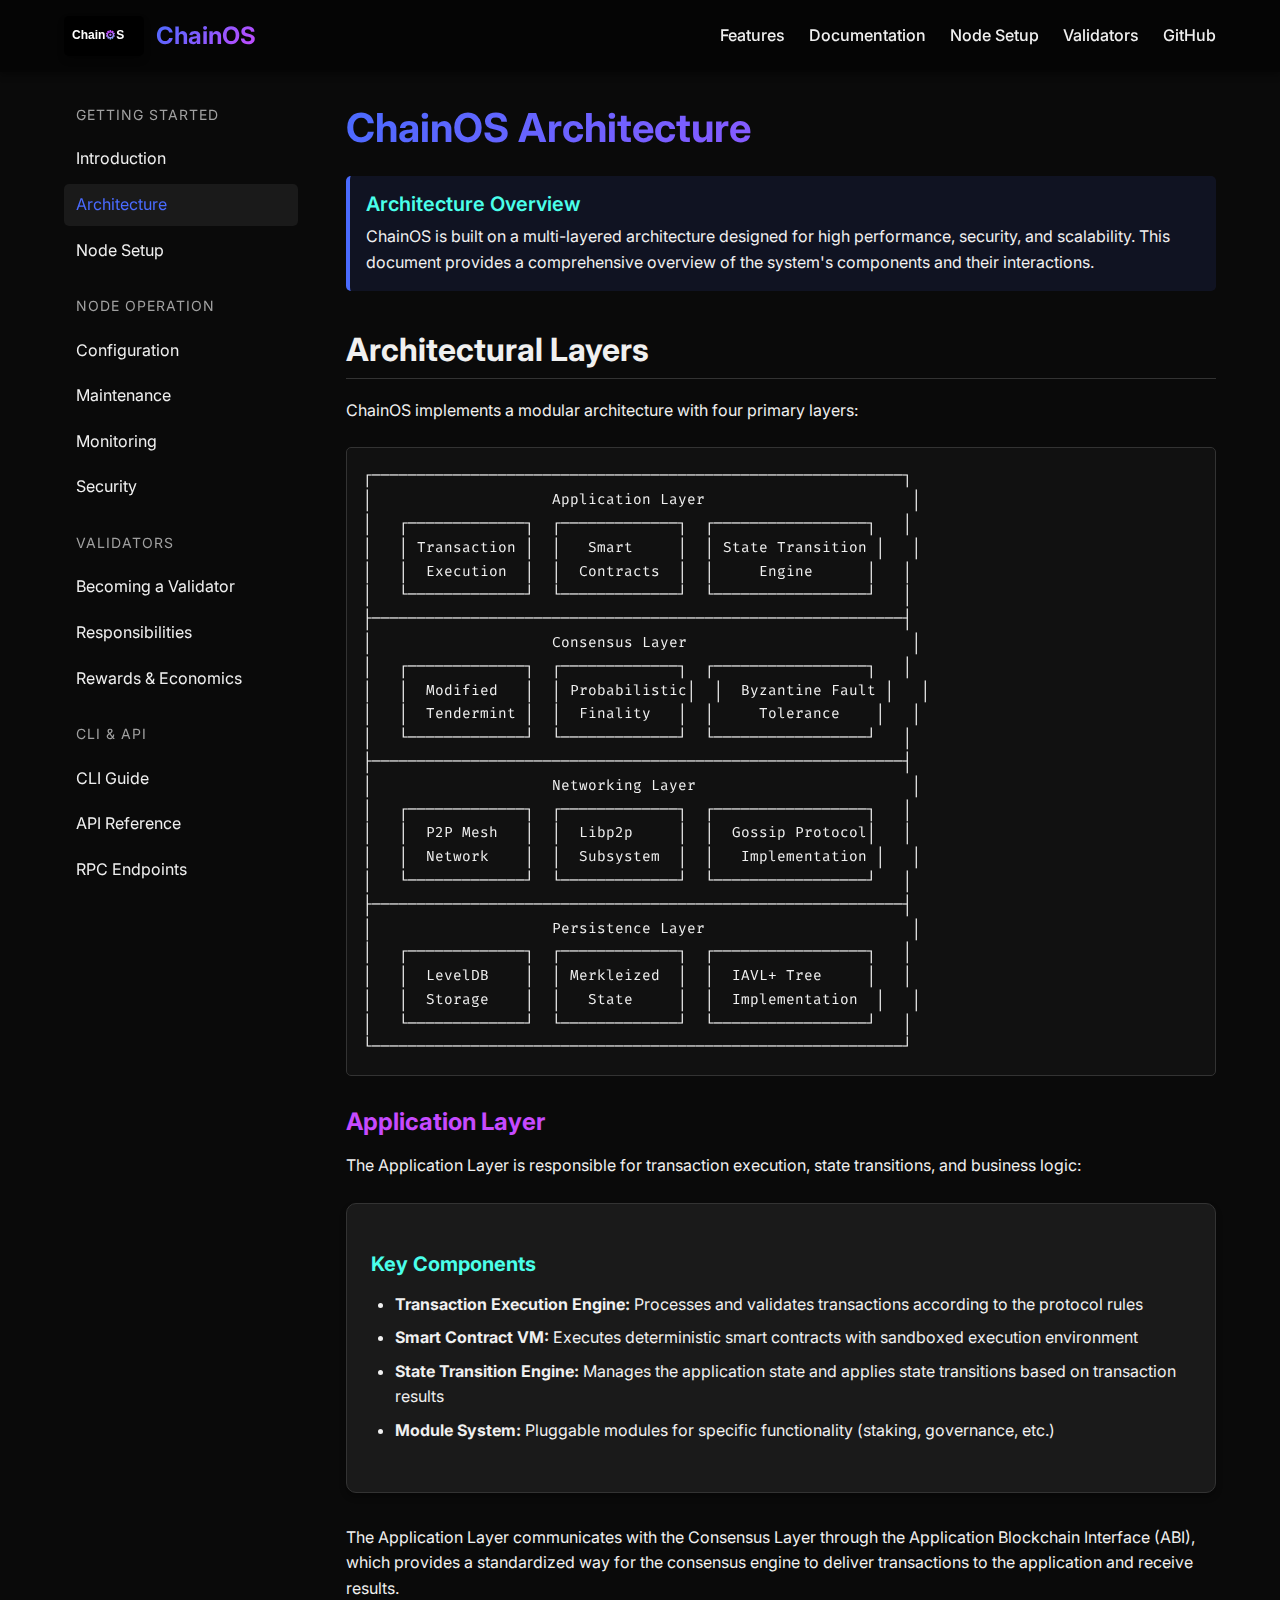
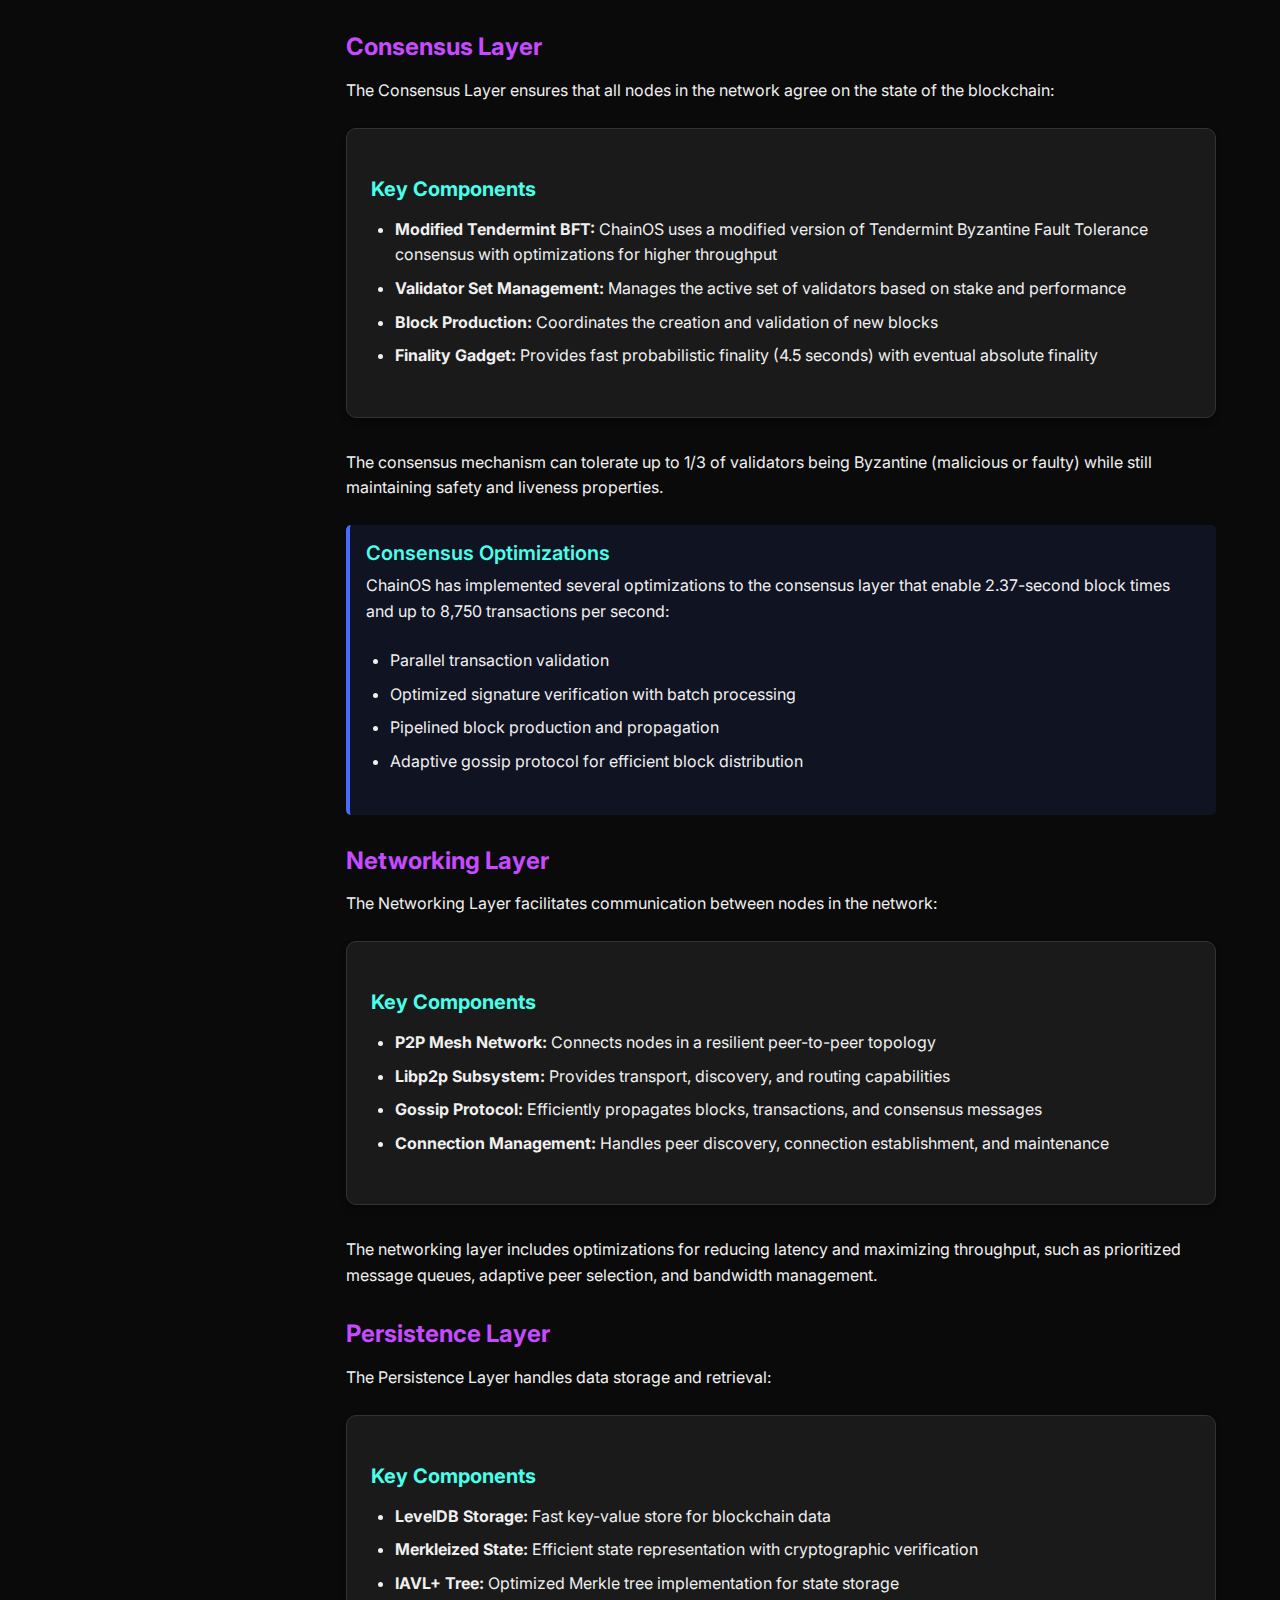
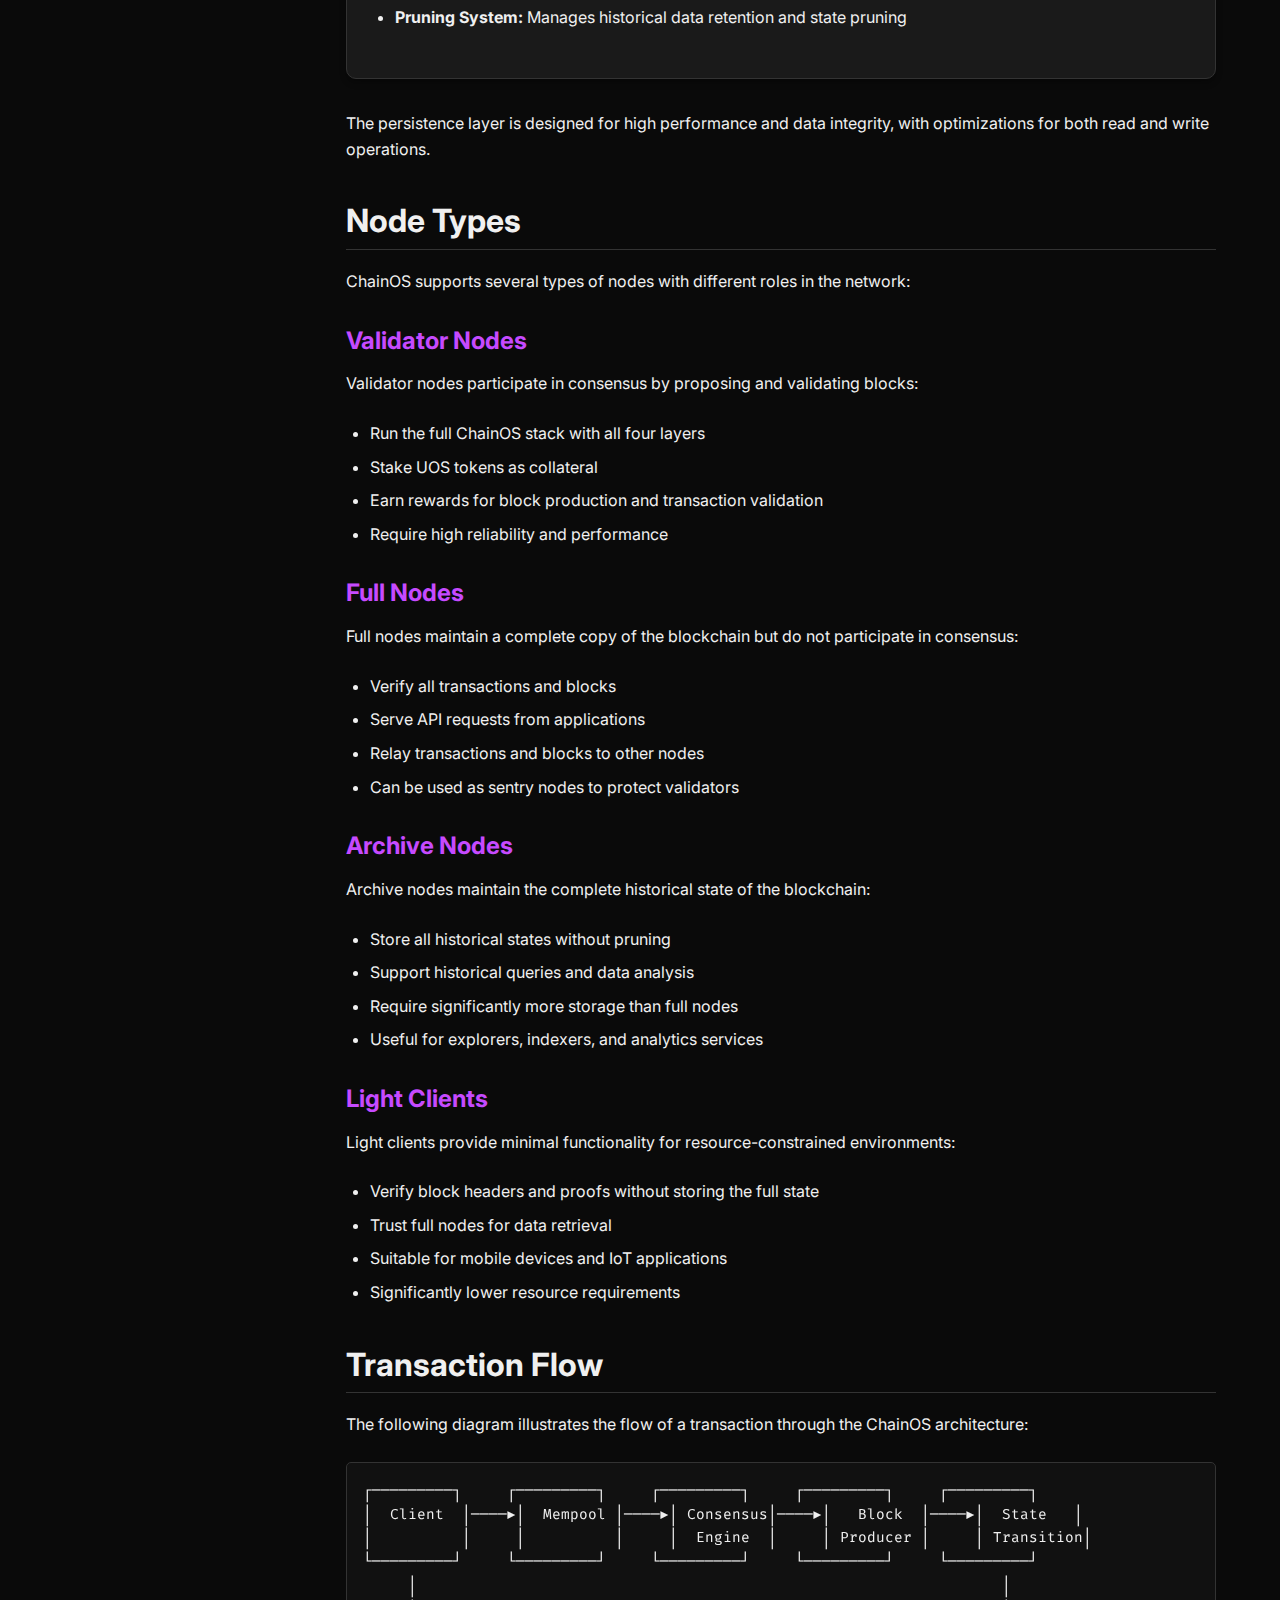
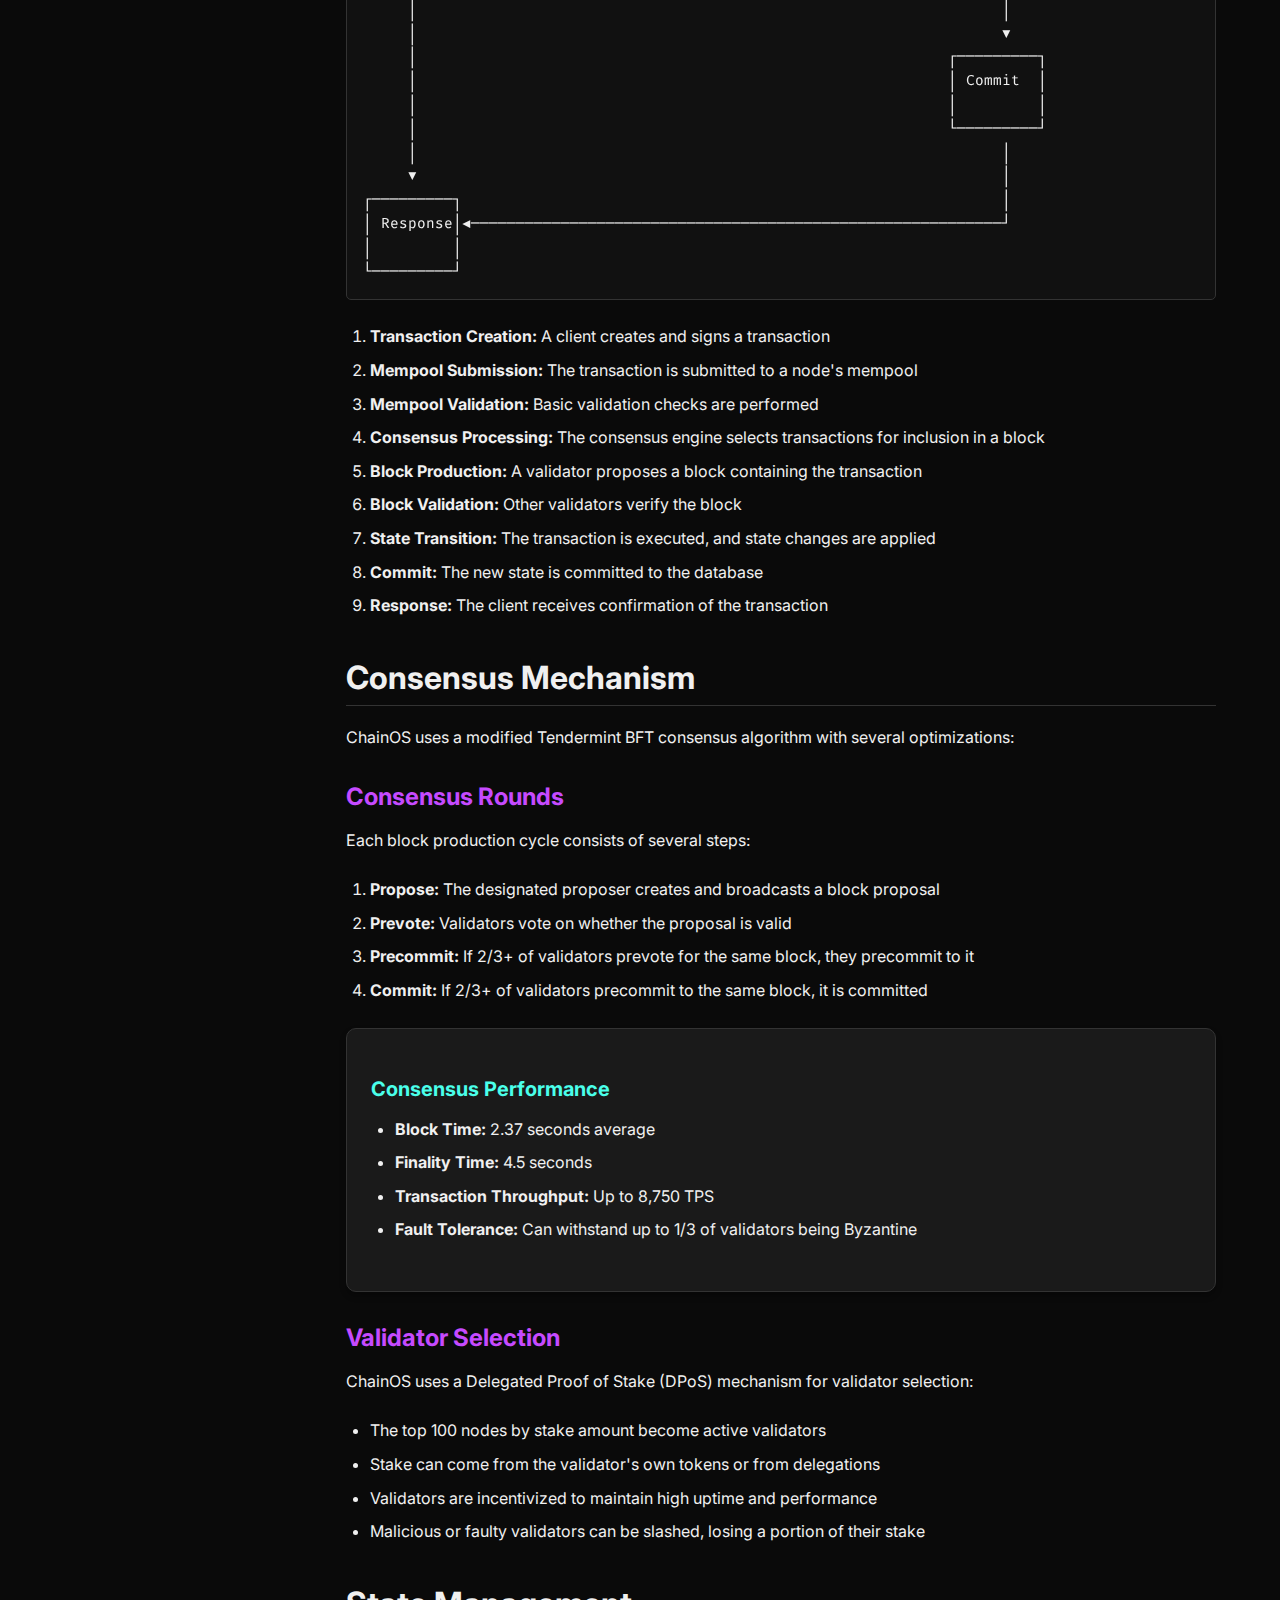
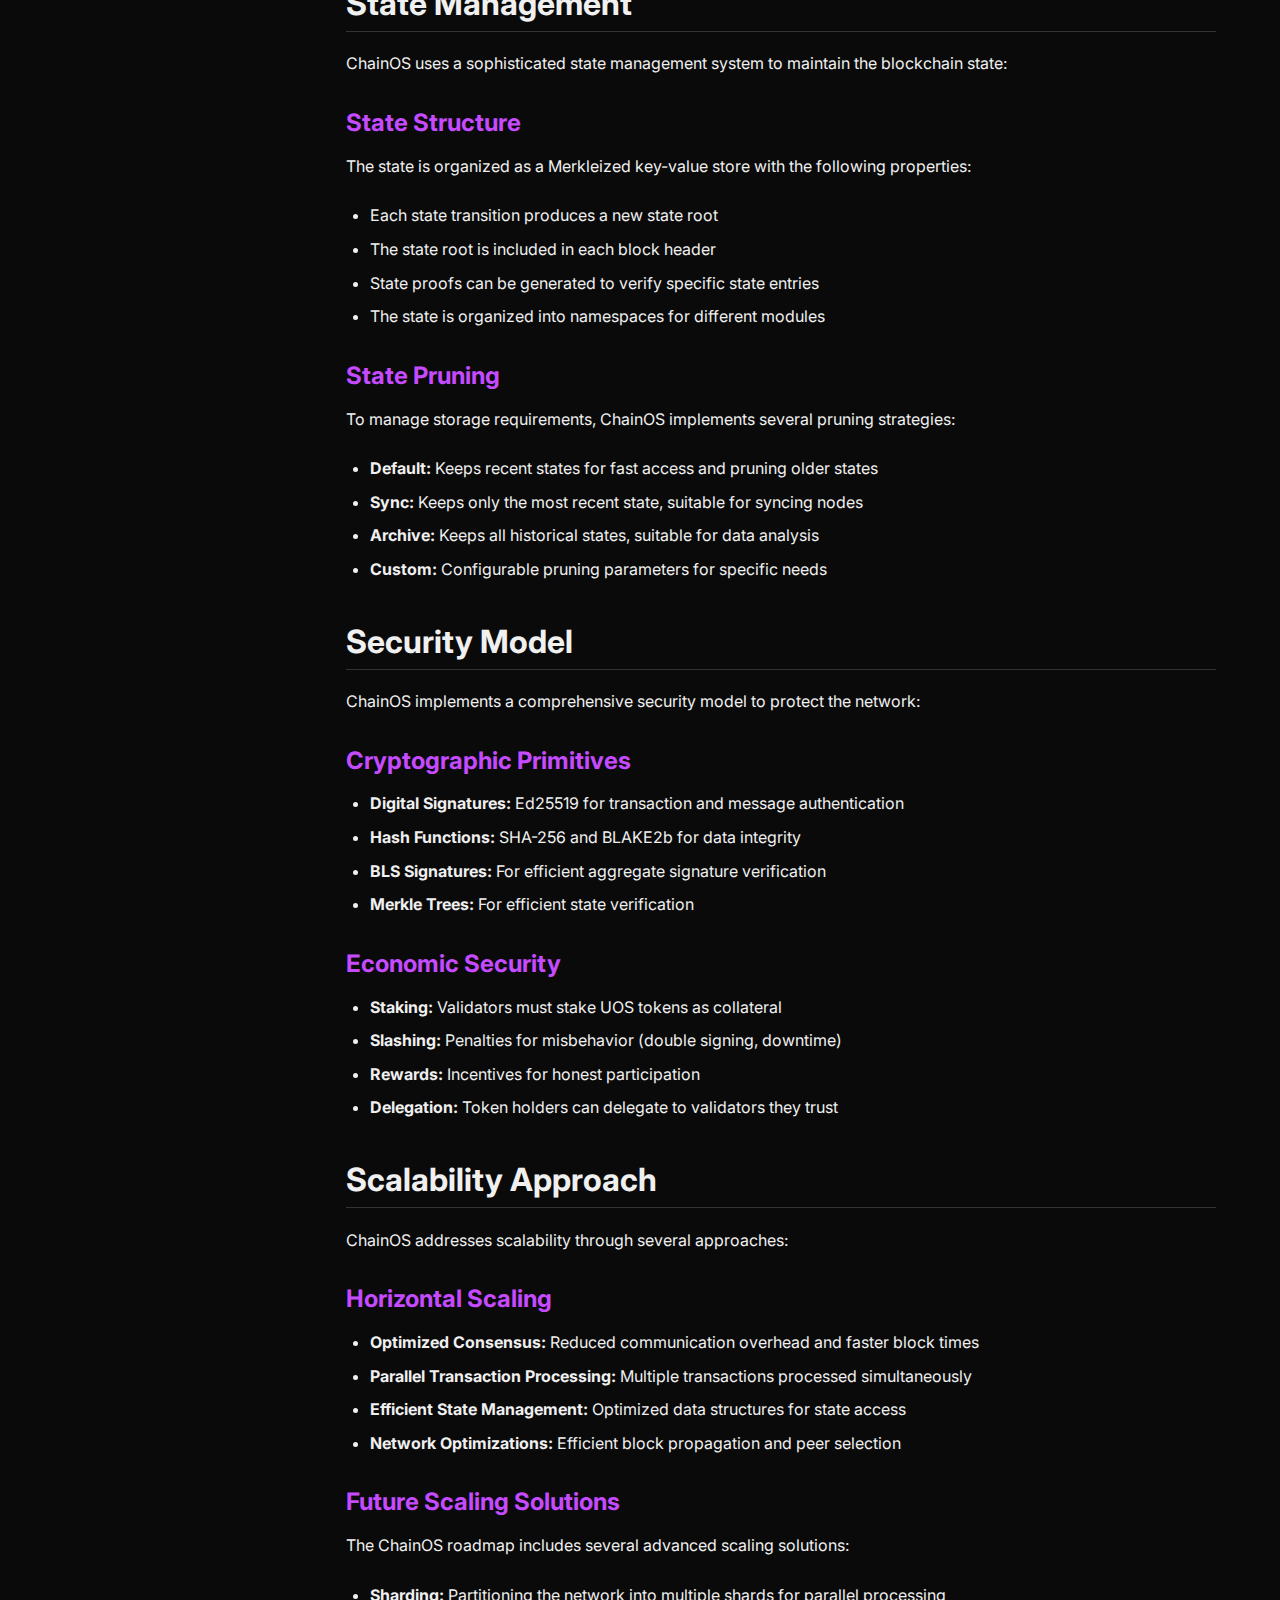
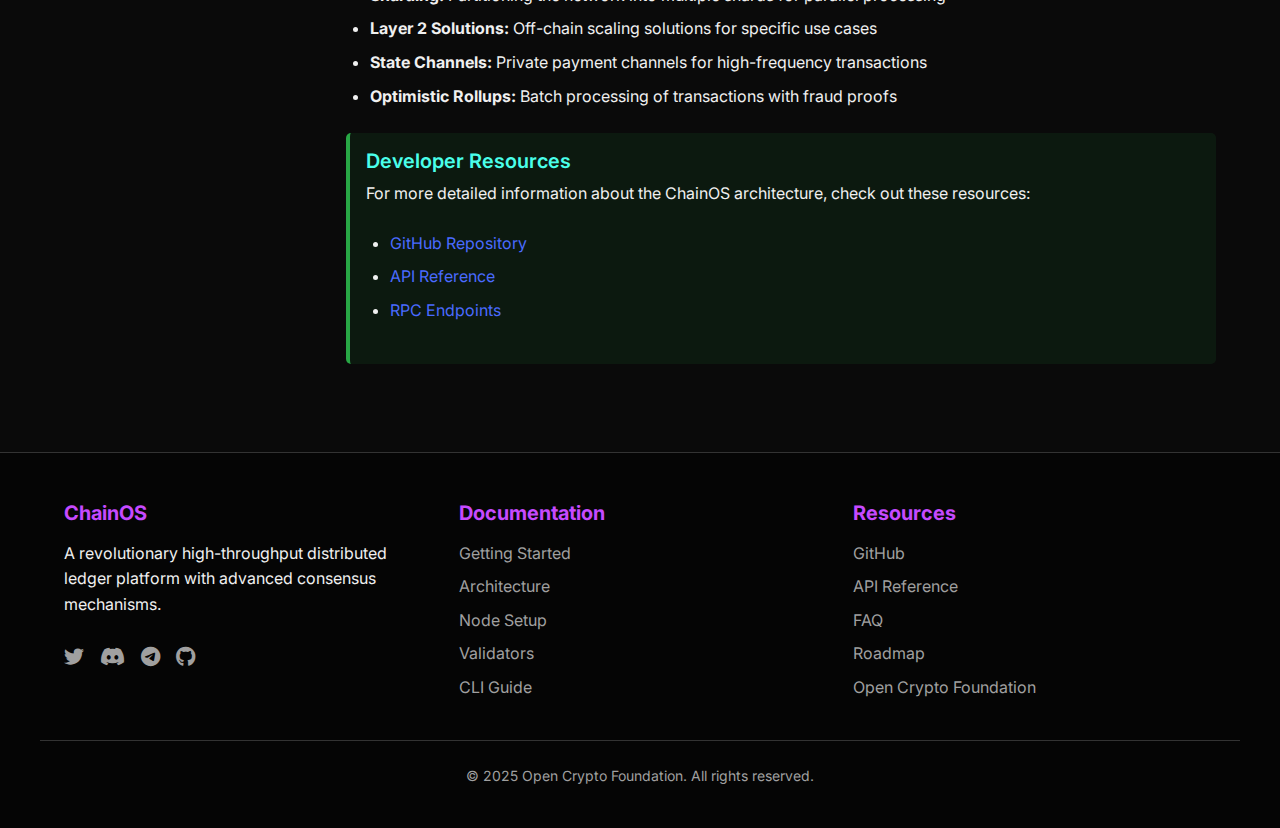
<file: docs/architecture.html>
<!DOCTYPE html>
<html lang="en">
<head>
    <meta charset="UTF-8">
    <meta name="viewport" content="width=device-width, initial-scale=1.0">
    <title>Architecture - ChainOS Documentation</title>
    <meta name="description" content="Detailed overview of ChainOS architecture, including consensus mechanisms, network layers, and component interactions.">
    <link rel="stylesheet" href="https://cdnjs.cloudflare.com/ajax/libs/font-awesome/6.0.0/css/all.min.css">
    <link rel="stylesheet" href="https://fonts.googleapis.com/css2?family=Inter:wght@400;500;600;700&family=Fira+Code:wght@400;500&display=swap">
    <link rel="stylesheet" href="../assets/css/styles.css">
    <link rel="icon" href="../assets/ChainOS-logo.svg">
</head>
<body>
    <header class="header">
        <div class="container header-container">
            <div class="logo">
                <img src="../assets/ChainOS-logo.svg" alt="ChainOS Logo">
                <h1>ChainOS</h1>
            </div>
            <nav>
                <ul class="nav-links">
                    <li><a href="../index.html#features">Features</a></li>
                    <li><a href="getting-started.html">Documentation</a></li>
                    <li><a href="node-setup.html">Node Setup</a></li>
                    <li><a href="validators.html">Validators</a></li>
                    <li><a href="https://github.com/o-c-foundation/ChainOS--Mainnet" target="_blank">GitHub</a></li>
                </ul>
            </nav>
        </div>
    </header>

    <div class="container docs-container">
        <aside class="sidebar">
            <div class="sidebar-section">
                <div class="sidebar-section-title">Getting Started</div>
                <ul class="sidebar-nav">
                    <li><a href="getting-started.html">Introduction</a></li>
                    <li><a href="architecture.html" class="active">Architecture</a></li>
                    <li><a href="node-setup.html">Node Setup</a></li>
                </ul>
            </div>
            <div class="sidebar-section">
                <div class="sidebar-section-title">Node Operation</div>
                <ul class="sidebar-nav">
                    <li><a href="node-configuration.html">Configuration</a></li>
                    <li><a href="node-maintenance.html">Maintenance</a></li>
                    <li><a href="node-monitoring.html">Monitoring</a></li>
                    <li><a href="node-security.html">Security</a></li>
                </ul>
            </div>
            <div class="sidebar-section">
                <div class="sidebar-section-title">Validators</div>
                <ul class="sidebar-nav">
                    <li><a href="validators.html">Becoming a Validator</a></li>
                    <li><a href="validator-responsibilities.html">Responsibilities</a></li>
                    <li><a href="validator-rewards.html">Rewards & Economics</a></li>
                </ul>
            </div>
            <div class="sidebar-section">
                <div class="sidebar-section-title">CLI & API</div>
                <ul class="sidebar-nav">
                    <li><a href="cli.html">CLI Guide</a></li>
                    <li><a href="api.html">API Reference</a></li>
                    <li><a href="rpc-endpoints.html">RPC Endpoints</a></li>
                </ul>
            </div>
        </aside>

        <main class="content">
            <h1>ChainOS Architecture</h1>
            
            <div class="alert alert-info">
                <h4 class="alert-title">Architecture Overview</h4>
                <p>ChainOS is built on a multi-layered architecture designed for high performance, security, and scalability. This document provides a comprehensive overview of the system's components and their interactions.</p>
            </div>

            <h2 id="architecture-overview">Architectural Layers</h2>
            <p>ChainOS implements a modular architecture with four primary layers:</p>

            <div class="architecture-diagram">
                <div class="code-block">
                    <pre><code>┌───────────────────────────────────────────────────────────┐
│                    Application Layer                       │
│   ┌─────────────┐  ┌─────────────┐  ┌─────────────────┐   │
│   │ Transaction │  │   Smart     │  │ State Transition │   │
│   │  Execution  │  │  Contracts  │  │     Engine      │   │
│   └─────────────┘  └─────────────┘  └─────────────────┘   │
├───────────────────────────────────────────────────────────┤
│                    Consensus Layer                         │
│   ┌─────────────┐  ┌─────────────┐  ┌─────────────────┐   │
│   │  Modified   │  │ Probabilistic│  │  Byzantine Fault │   │
│   │  Tendermint │  │  Finality   │  │     Tolerance    │   │
│   └─────────────┘  └─────────────┘  └─────────────────┘   │
├───────────────────────────────────────────────────────────┤
│                    Networking Layer                        │
│   ┌─────────────┐  ┌─────────────┐  ┌─────────────────┐   │
│   │  P2P Mesh   │  │  Libp2p     │  │  Gossip Protocol│   │
│   │  Network    │  │  Subsystem  │  │   Implementation │   │
│   └─────────────┘  └─────────────┘  └─────────────────┘   │
├───────────────────────────────────────────────────────────┤
│                    Persistence Layer                       │
│   ┌─────────────┐  ┌─────────────┐  ┌─────────────────┐   │
│   │  LevelDB    │  │ Merkleized  │  │  IAVL+ Tree     │   │
│   │  Storage    │  │   State     │  │  Implementation  │   │
│   └─────────────┘  └─────────────┘  └─────────────────┘   │
└───────────────────────────────────────────────────────────┘</code></pre>
                </div>
            </div>

            <h3 id="application-layer">Application Layer</h3>
            <p>The Application Layer is responsible for transaction execution, state transitions, and business logic:</p>
            
            <div class="card">
                <h4>Key Components</h4>
                <ul>
                    <li><strong>Transaction Execution Engine:</strong> Processes and validates transactions according to the protocol rules</li>
                    <li><strong>Smart Contract VM:</strong> Executes deterministic smart contracts with sandboxed execution environment</li>
                    <li><strong>State Transition Engine:</strong> Manages the application state and applies state transitions based on transaction results</li>
                    <li><strong>Module System:</strong> Pluggable modules for specific functionality (staking, governance, etc.)</li>
                </ul>
            </div>
            
            <p>The Application Layer communicates with the Consensus Layer through the Application Blockchain Interface (ABI), which provides a standardized way for the consensus engine to deliver transactions to the application and receive results.</p>

            <h3 id="consensus-layer">Consensus Layer</h3>
            <p>The Consensus Layer ensures that all nodes in the network agree on the state of the blockchain:</p>
            
            <div class="card">
                <h4>Key Components</h4>
                <ul>
                    <li><strong>Modified Tendermint BFT:</strong> ChainOS uses a modified version of Tendermint Byzantine Fault Tolerance consensus with optimizations for higher throughput</li>
                    <li><strong>Validator Set Management:</strong> Manages the active set of validators based on stake and performance</li>
                    <li><strong>Block Production:</strong> Coordinates the creation and validation of new blocks</li>
                    <li><strong>Finality Gadget:</strong> Provides fast probabilistic finality (4.5 seconds) with eventual absolute finality</li>
                </ul>
            </div>
            
            <p>The consensus mechanism can tolerate up to 1/3 of validators being Byzantine (malicious or faulty) while still maintaining safety and liveness properties.</p>

            <div class="alert alert-info">
                <h4 class="alert-title">Consensus Optimizations</h4>
                <p>ChainOS has implemented several optimizations to the consensus layer that enable 2.37-second block times and up to 8,750 transactions per second:</p>
                <ul>
                    <li>Parallel transaction validation</li>
                    <li>Optimized signature verification with batch processing</li>
                    <li>Pipelined block production and propagation</li>
                    <li>Adaptive gossip protocol for efficient block distribution</li>
                </ul>
            </div>

            <h3 id="networking-layer">Networking Layer</h3>
            <p>The Networking Layer facilitates communication between nodes in the network:</p>
            
            <div class="card">
                <h4>Key Components</h4>
                <ul>
                    <li><strong>P2P Mesh Network:</strong> Connects nodes in a resilient peer-to-peer topology</li>
                    <li><strong>Libp2p Subsystem:</strong> Provides transport, discovery, and routing capabilities</li>
                    <li><strong>Gossip Protocol:</strong> Efficiently propagates blocks, transactions, and consensus messages</li>
                    <li><strong>Connection Management:</strong> Handles peer discovery, connection establishment, and maintenance</li>
                </ul>
            </div>
            
            <p>The networking layer includes optimizations for reducing latency and maximizing throughput, such as prioritized message queues, adaptive peer selection, and bandwidth management.</p>

            <h3 id="persistence-layer">Persistence Layer</h3>
            <p>The Persistence Layer handles data storage and retrieval:</p>
            
            <div class="card">
                <h4>Key Components</h4>
                <ul>
                    <li><strong>LevelDB Storage:</strong> Fast key-value store for blockchain data</li>
                    <li><strong>Merkleized State:</strong> Efficient state representation with cryptographic verification</li>
                    <li><strong>IAVL+ Tree:</strong> Optimized Merkle tree implementation for state storage</li>
                    <li><strong>Pruning System:</strong> Manages historical data retention and state pruning</li>
                </ul>
            </div>
            
            <p>The persistence layer is designed for high performance and data integrity, with optimizations for both read and write operations.</p>

            <h2 id="node-types">Node Types</h2>
            <p>ChainOS supports several types of nodes with different roles in the network:</p>

            <h3 id="validator-nodes">Validator Nodes</h3>
            <p>Validator nodes participate in consensus by proposing and validating blocks:</p>
            <ul>
                <li>Run the full ChainOS stack with all four layers</li>
                <li>Stake UOS tokens as collateral</li>
                <li>Earn rewards for block production and transaction validation</li>
                <li>Require high reliability and performance</li>
            </ul>

            <h3 id="full-nodes">Full Nodes</h3>
            <p>Full nodes maintain a complete copy of the blockchain but do not participate in consensus:</p>
            <ul>
                <li>Verify all transactions and blocks</li>
                <li>Serve API requests from applications</li>
                <li>Relay transactions and blocks to other nodes</li>
                <li>Can be used as sentry nodes to protect validators</li>
            </ul>

            <h3 id="archive-nodes">Archive Nodes</h3>
            <p>Archive nodes maintain the complete historical state of the blockchain:</p>
            <ul>
                <li>Store all historical states without pruning</li>
                <li>Support historical queries and data analysis</li>
                <li>Require significantly more storage than full nodes</li>
                <li>Useful for explorers, indexers, and analytics services</li>
            </ul>

            <h3 id="light-clients">Light Clients</h3>
            <p>Light clients provide minimal functionality for resource-constrained environments:</p>
            <ul>
                <li>Verify block headers and proofs without storing the full state</li>
                <li>Trust full nodes for data retrieval</li>
                <li>Suitable for mobile devices and IoT applications</li>
                <li>Significantly lower resource requirements</li>
            </ul>

            <h2 id="transaction-flow">Transaction Flow</h2>
            <p>The following diagram illustrates the flow of a transaction through the ChainOS architecture:</p>

            <div class="code-block">
                <pre><code>┌─────────┐     ┌─────────┐     ┌─────────┐     ┌─────────┐     ┌─────────┐
│  Client  │────▶│  Mempool │────▶│ Consensus│────▶│   Block  │────▶│  State   │
│          │     │          │     │  Engine  │     │ Producer │     │ Transition│
└─────────┘     └─────────┘     └─────────┘     └─────────┘     └─────────┘
     │                                                                 │
     │                                                                 │
     │                                                                 ▼
     │                                                           ┌─────────┐
     │                                                           │ Commit  │
     │                                                           │         │
     │                                                           └─────────┘
     │                                                                 │
     ▼                                                                 │
┌─────────┐                                                            │
│ Response│◀───────────────────────────────────────────────────────────┘
│         │
└─────────┘</code></pre>
            </div>

            <ol>
                <li><strong>Transaction Creation:</strong> A client creates and signs a transaction</li>
                <li><strong>Mempool Submission:</strong> The transaction is submitted to a node's mempool</li>
                <li><strong>Mempool Validation:</strong> Basic validation checks are performed</li>
                <li><strong>Consensus Processing:</strong> The consensus engine selects transactions for inclusion in a block</li>
                <li><strong>Block Production:</strong> A validator proposes a block containing the transaction</li>
                <li><strong>Block Validation:</strong> Other validators verify the block</li>
                <li><strong>State Transition:</strong> The transaction is executed, and state changes are applied</li>
                <li><strong>Commit:</strong> The new state is committed to the database</li>
                <li><strong>Response:</strong> The client receives confirmation of the transaction</li>
            </ol>

            <h2 id="consensus-mechanism">Consensus Mechanism</h2>
            <p>ChainOS uses a modified Tendermint BFT consensus algorithm with several optimizations:</p>

            <h3 id="consensus-rounds">Consensus Rounds</h3>
            <p>Each block production cycle consists of several steps:</p>
            <ol>
                <li><strong>Propose:</strong> The designated proposer creates and broadcasts a block proposal</li>
                <li><strong>Prevote:</strong> Validators vote on whether the proposal is valid</li>
                <li><strong>Precommit:</strong> If 2/3+ of validators prevote for the same block, they precommit to it</li>
                <li><strong>Commit:</strong> If 2/3+ of validators precommit to the same block, it is committed</li>
            </ol>

            <div class="card">
                <h4>Consensus Performance</h4>
                <ul>
                    <li><strong>Block Time:</strong> 2.37 seconds average</li>
                    <li><strong>Finality Time:</strong> 4.5 seconds</li>
                    <li><strong>Transaction Throughput:</strong> Up to 8,750 TPS</li>
                    <li><strong>Fault Tolerance:</strong> Can withstand up to 1/3 of validators being Byzantine</li>
                </ul>
            </div>

            <h3 id="validator-selection">Validator Selection</h3>
            <p>ChainOS uses a Delegated Proof of Stake (DPoS) mechanism for validator selection:</p>
            <ul>
                <li>The top 100 nodes by stake amount become active validators</li>
                <li>Stake can come from the validator's own tokens or from delegations</li>
                <li>Validators are incentivized to maintain high uptime and performance</li>
                <li>Malicious or faulty validators can be slashed, losing a portion of their stake</li>
            </ul>

            <h2 id="state-management">State Management</h2>
            <p>ChainOS uses a sophisticated state management system to maintain the blockchain state:</p>

            <h3 id="state-structure">State Structure</h3>
            <p>The state is organized as a Merkleized key-value store with the following properties:</p>
            <ul>
                <li>Each state transition produces a new state root</li>
                <li>The state root is included in each block header</li>
                <li>State proofs can be generated to verify specific state entries</li>
                <li>The state is organized into namespaces for different modules</li>
            </ul>

            <h3 id="state-pruning">State Pruning</h3>
            <p>To manage storage requirements, ChainOS implements several pruning strategies:</p>
            <ul>
                <li><strong>Default:</strong> Keeps recent states for fast access and pruning older states</li>
                <li><strong>Sync:</strong> Keeps only the most recent state, suitable for syncing nodes</li>
                <li><strong>Archive:</strong> Keeps all historical states, suitable for data analysis</li>
                <li><strong>Custom:</strong> Configurable pruning parameters for specific needs</li>
            </ul>

            <h2 id="security-model">Security Model</h2>
            <p>ChainOS implements a comprehensive security model to protect the network:</p>

            <h3 id="cryptographic-primitives">Cryptographic Primitives</h3>
            <ul>
                <li><strong>Digital Signatures:</strong> Ed25519 for transaction and message authentication</li>
                <li><strong>Hash Functions:</strong> SHA-256 and BLAKE2b for data integrity</li>
                <li><strong>BLS Signatures:</strong> For efficient aggregate signature verification</li>
                <li><strong>Merkle Trees:</strong> For efficient state verification</li>
            </ul>

            <h3 id="economic-security">Economic Security</h3>
            <ul>
                <li><strong>Staking:</strong> Validators must stake UOS tokens as collateral</li>
                <li><strong>Slashing:</strong> Penalties for misbehavior (double signing, downtime)</li>
                <li><strong>Rewards:</strong> Incentives for honest participation</li>
                <li><strong>Delegation:</strong> Token holders can delegate to validators they trust</li>
            </ul>

            <h2 id="scalability">Scalability Approach</h2>
            <p>ChainOS addresses scalability through several approaches:</p>

            <h3 id="horizontal-scaling">Horizontal Scaling</h3>
            <ul>
                <li><strong>Optimized Consensus:</strong> Reduced communication overhead and faster block times</li>
                <li><strong>Parallel Transaction Processing:</strong> Multiple transactions processed simultaneously</li>
                <li><strong>Efficient State Management:</strong> Optimized data structures for state access</li>
                <li><strong>Network Optimizations:</strong> Efficient block propagation and peer selection</li>
            </ul>

            <h3 id="future-scaling">Future Scaling Solutions</h3>
            <p>The ChainOS roadmap includes several advanced scaling solutions:</p>
            <ul>
                <li><strong>Sharding:</strong> Partitioning the network into multiple shards for parallel processing</li>
                <li><strong>Layer 2 Solutions:</strong> Off-chain scaling solutions for specific use cases</li>
                <li><strong>State Channels:</strong> Private payment channels for high-frequency transactions</li>
                <li><strong>Optimistic Rollups:</strong> Batch processing of transactions with fraud proofs</li>
            </ul>

            <div class="alert alert-success">
                <h4 class="alert-title">Developer Resources</h4>
                <p>For more detailed information about the ChainOS architecture, check out these resources:</p>
                <ul>
                    <li><a href="https://github.com/o-c-foundation/ChainOS--Mainnet" target="_blank">GitHub Repository</a></li>
                    <li><a href="api.html">API Reference</a></li>
                    <li><a href="rpc-endpoints.html">RPC Endpoints</a></li>
                </ul>
            </div>
        </main>
    </div>

    <footer class="footer">
        <div class="container footer-container">
            <div class="footer-section">
                <h3>ChainOS</h3>
                <p>A revolutionary high-throughput distributed ledger platform with advanced consensus mechanisms.</p>
                <div class="social-links">
                    <a href="https://twitter.com/opencryptofdn" target="_blank"><i class="fab fa-twitter"></i></a>
                    <a href="https://discord.gg/opencrypto" target="_blank"><i class="fab fa-discord"></i></a>
                    <a href="https://t.me/ocfcommunity" target="_blank"><i class="fab fa-telegram"></i></a>
                    <a href="https://github.com/o-c-foundation" target="_blank"><i class="fab fa-github"></i></a>
                </div>
            </div>
            <div class="footer-section">
                <h3>Documentation</h3>
                <ul class="footer-links">
                    <li><a href="getting-started.html">Getting Started</a></li>
                    <li><a href="architecture.html">Architecture</a></li>
                    <li><a href="node-setup.html">Node Setup</a></li>
                    <li><a href="validators.html">Validators</a></li>
                    <li><a href="cli.html">CLI Guide</a></li>
                </ul>
            </div>
            <div class="footer-section">
                <h3>Resources</h3>
                <ul class="footer-links">
                    <li><a href="https://github.com/o-c-foundation/ChainOS--Mainnet" target="_blank">GitHub</a></li>
                    <li><a href="api.html">API Reference</a></li>
                    <li><a href="faq.html">FAQ</a></li>
                    <li><a href="roadmap.html">Roadmap</a></li>
                    <li><a href="https://opencryptofoundation.com/" target="_blank">Open Crypto Foundation</a></li>
                </ul>
            </div>
        </div>
        <div class="container copyright">
            <p>&copy; 2025 Open Crypto Foundation. All rights reserved.</p>
        </div>
    </footer>

    <script src="../assets/js/main.js"></script>
</body>
</html>
</file>
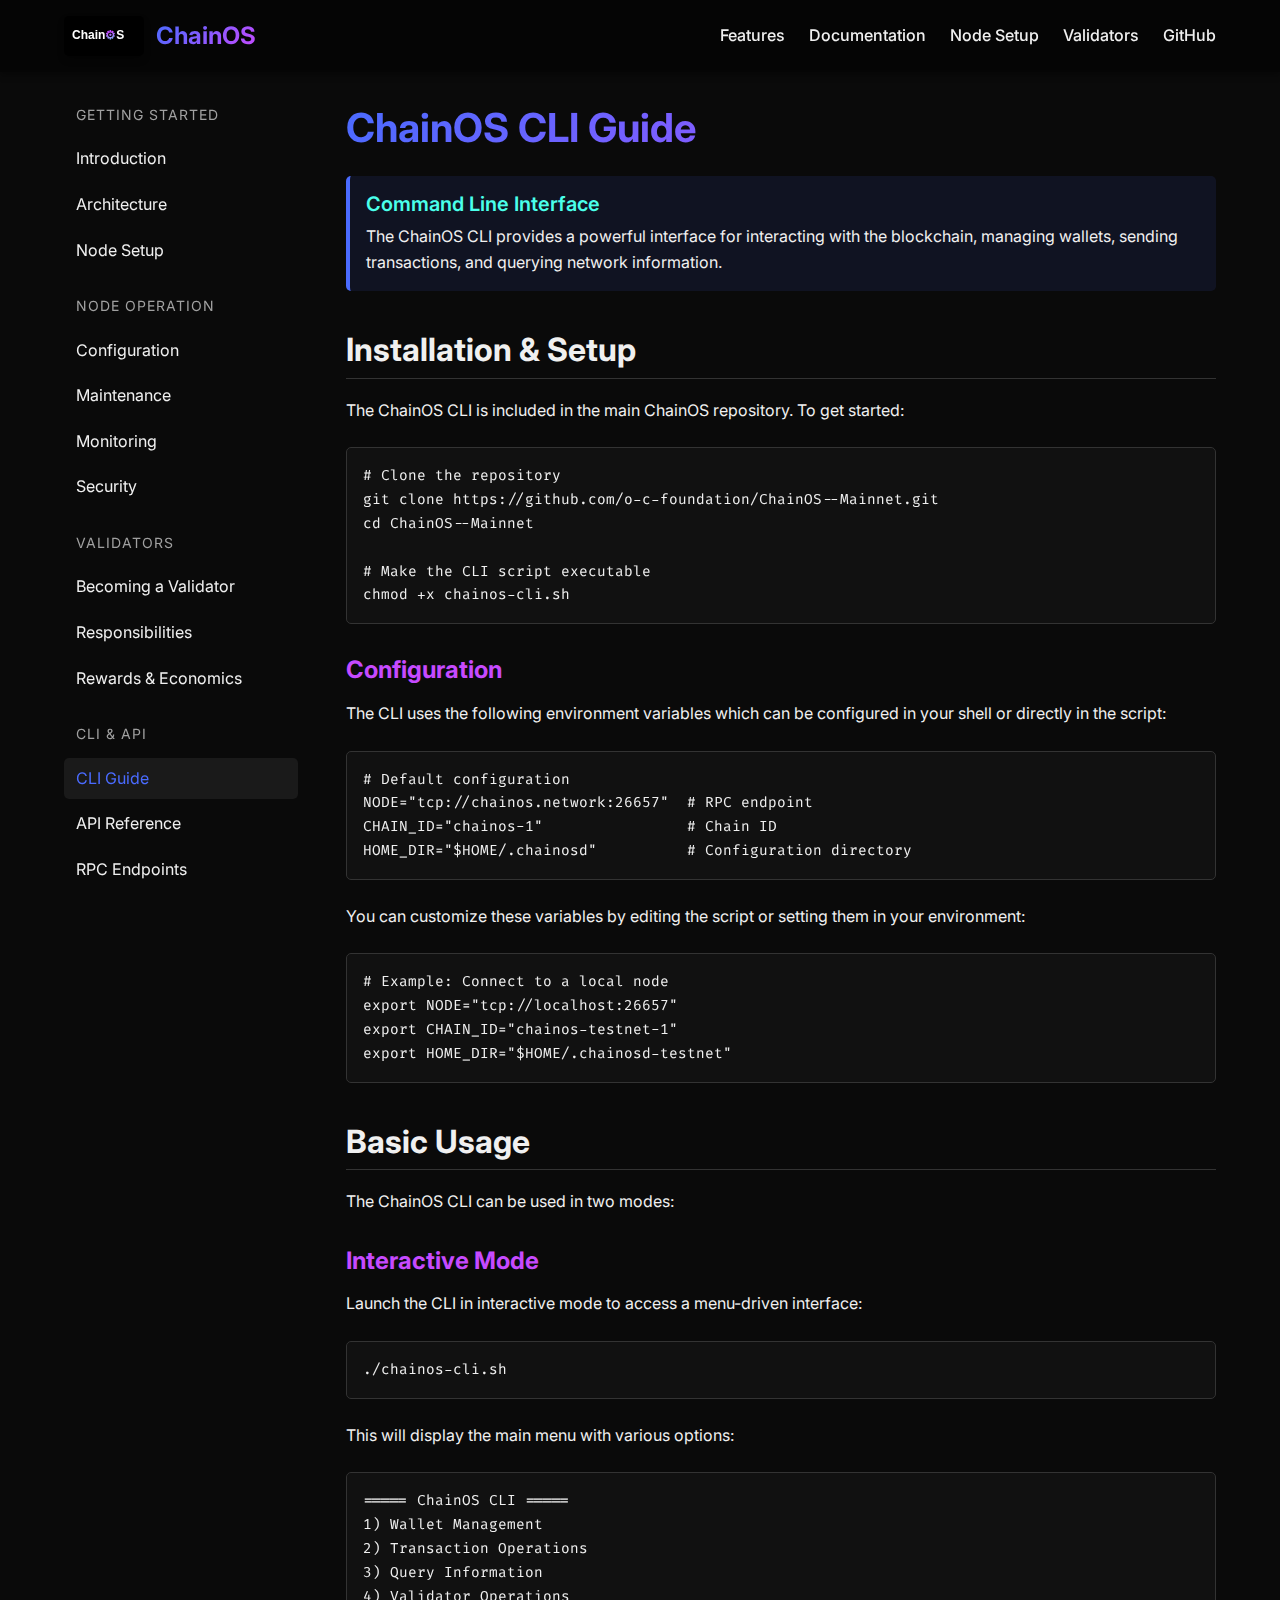
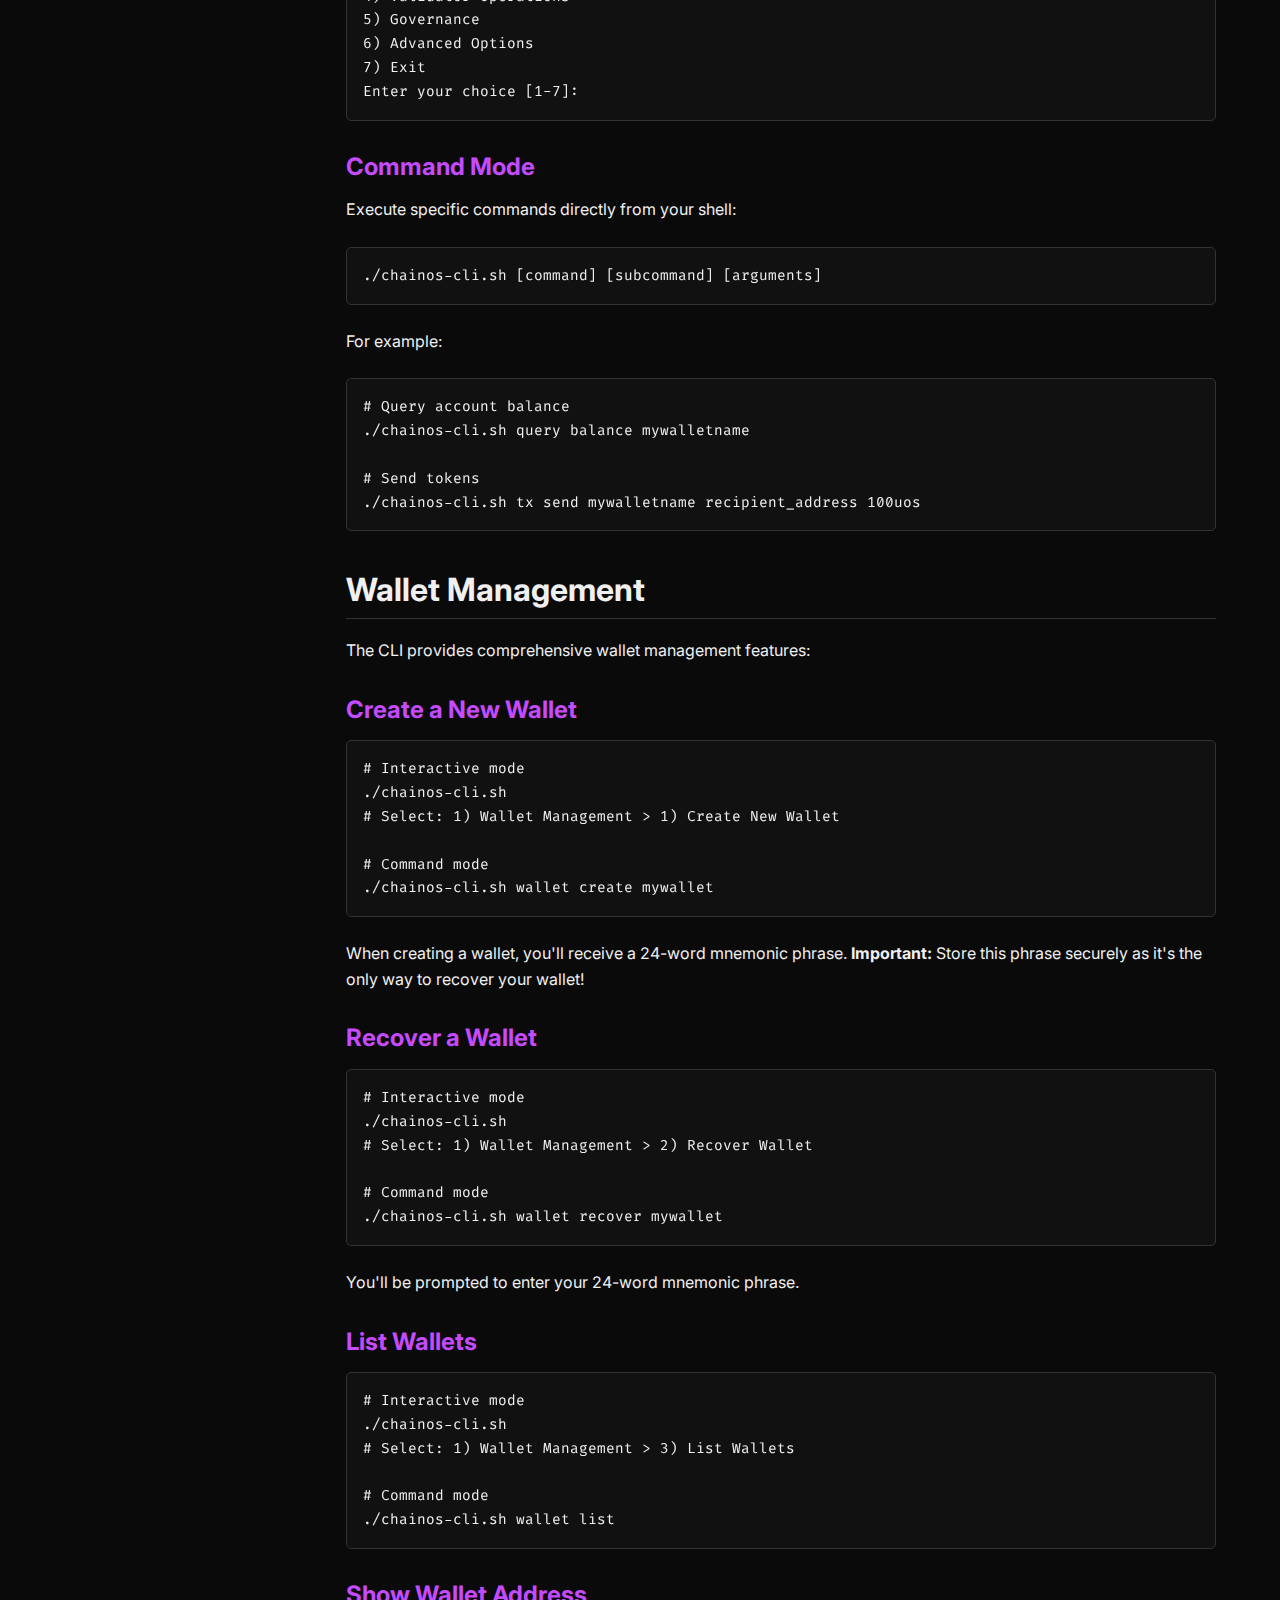
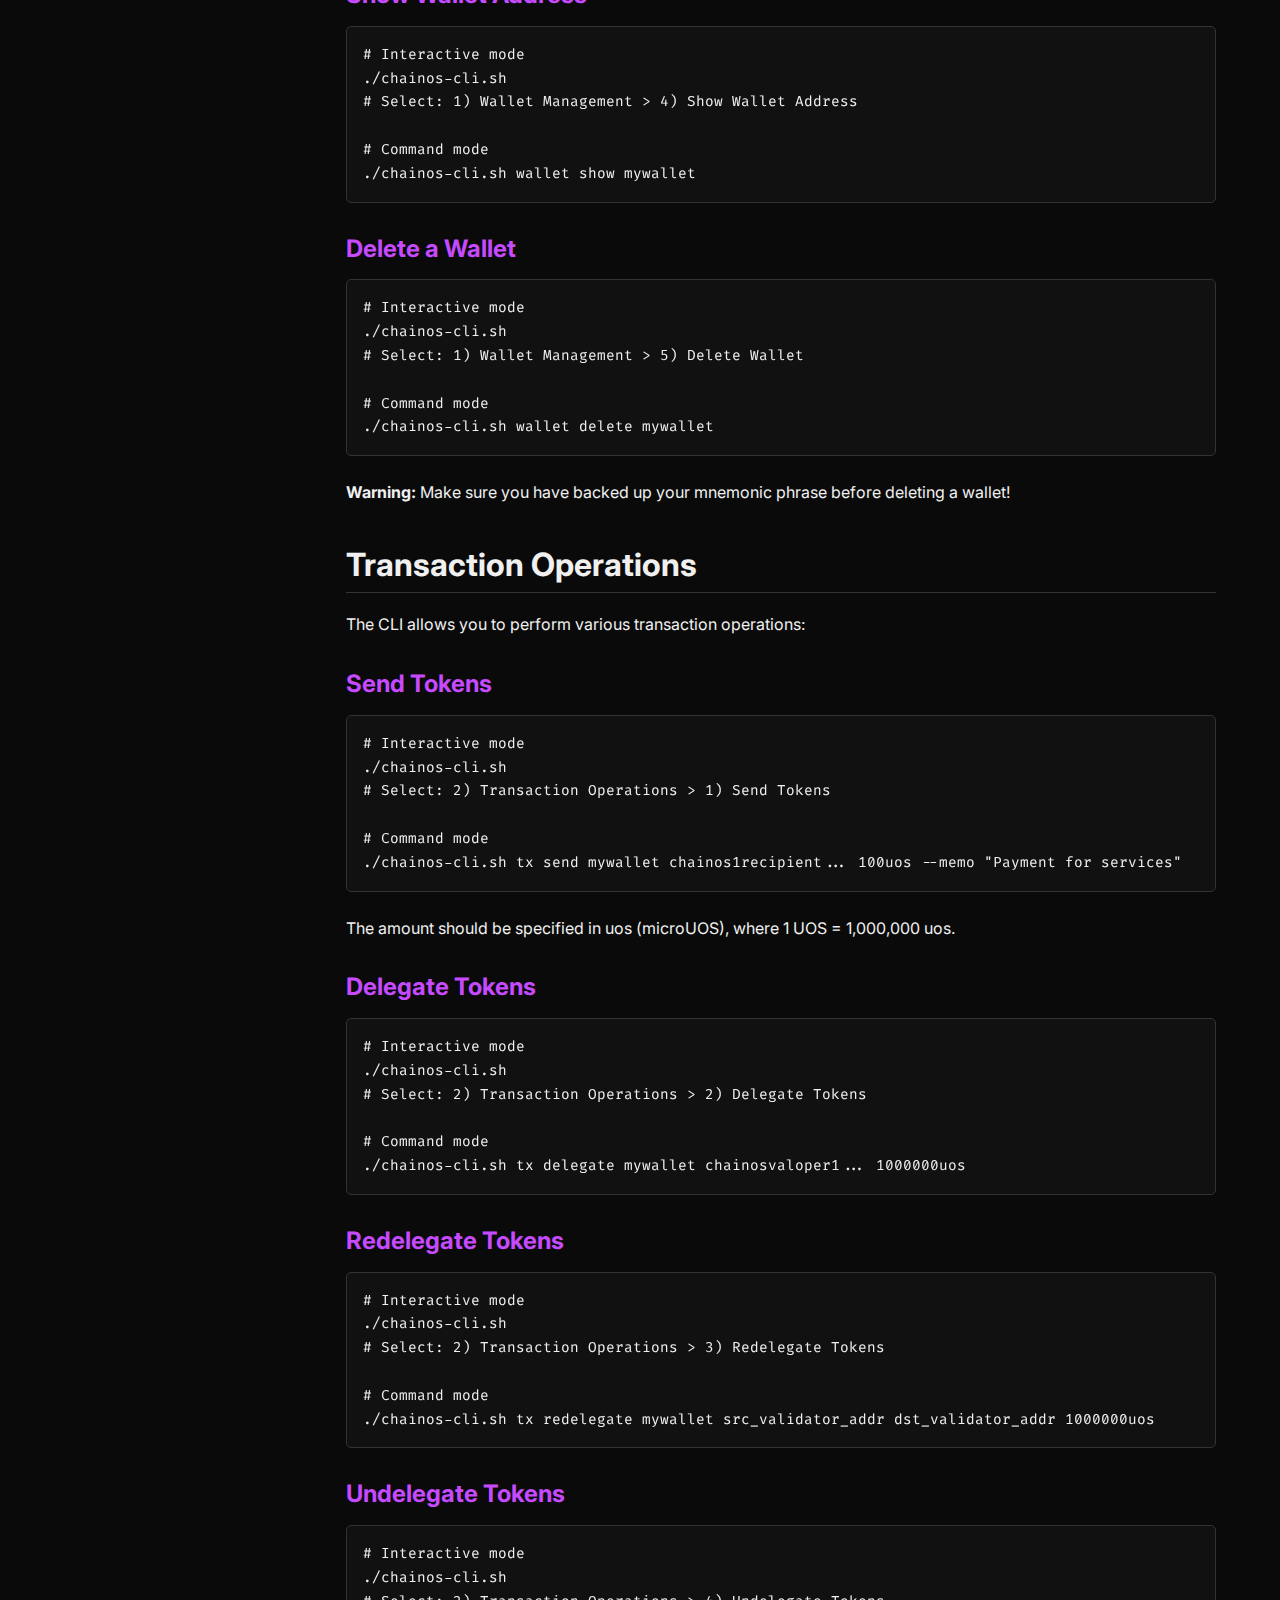
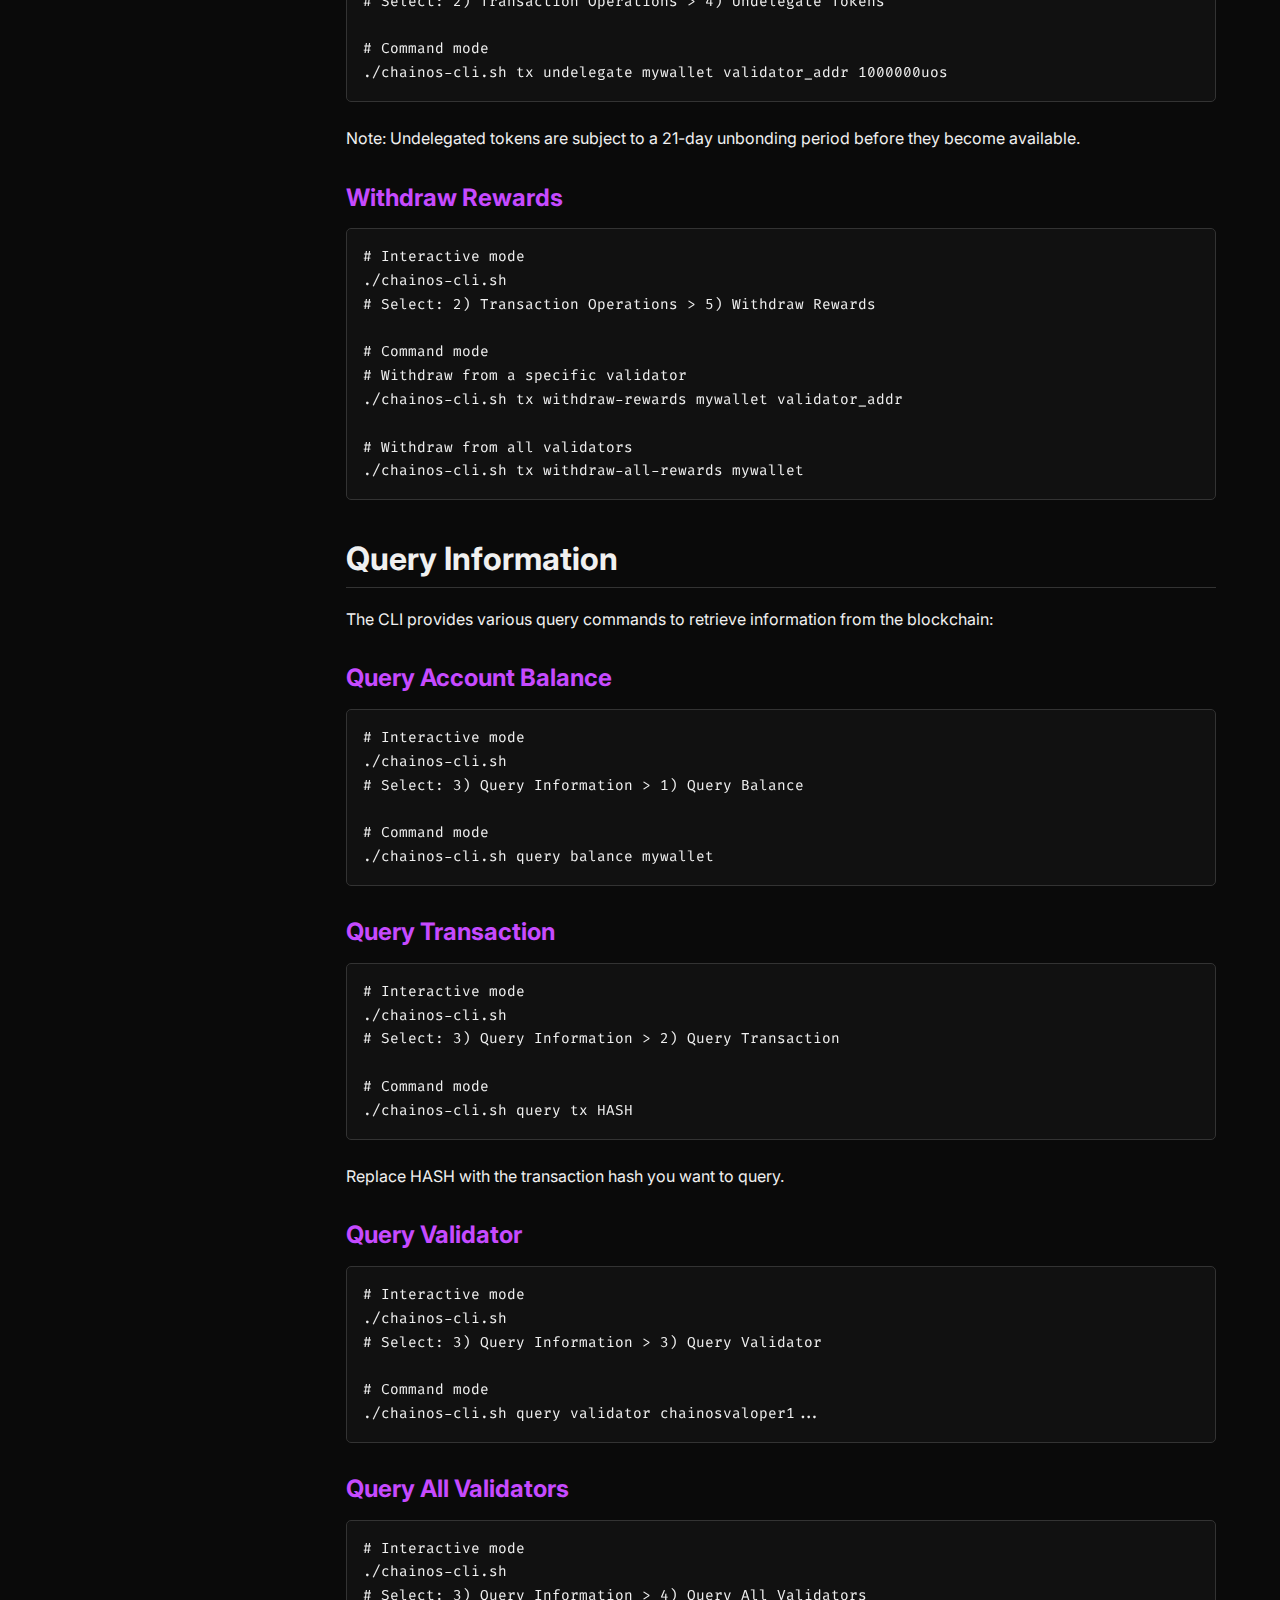
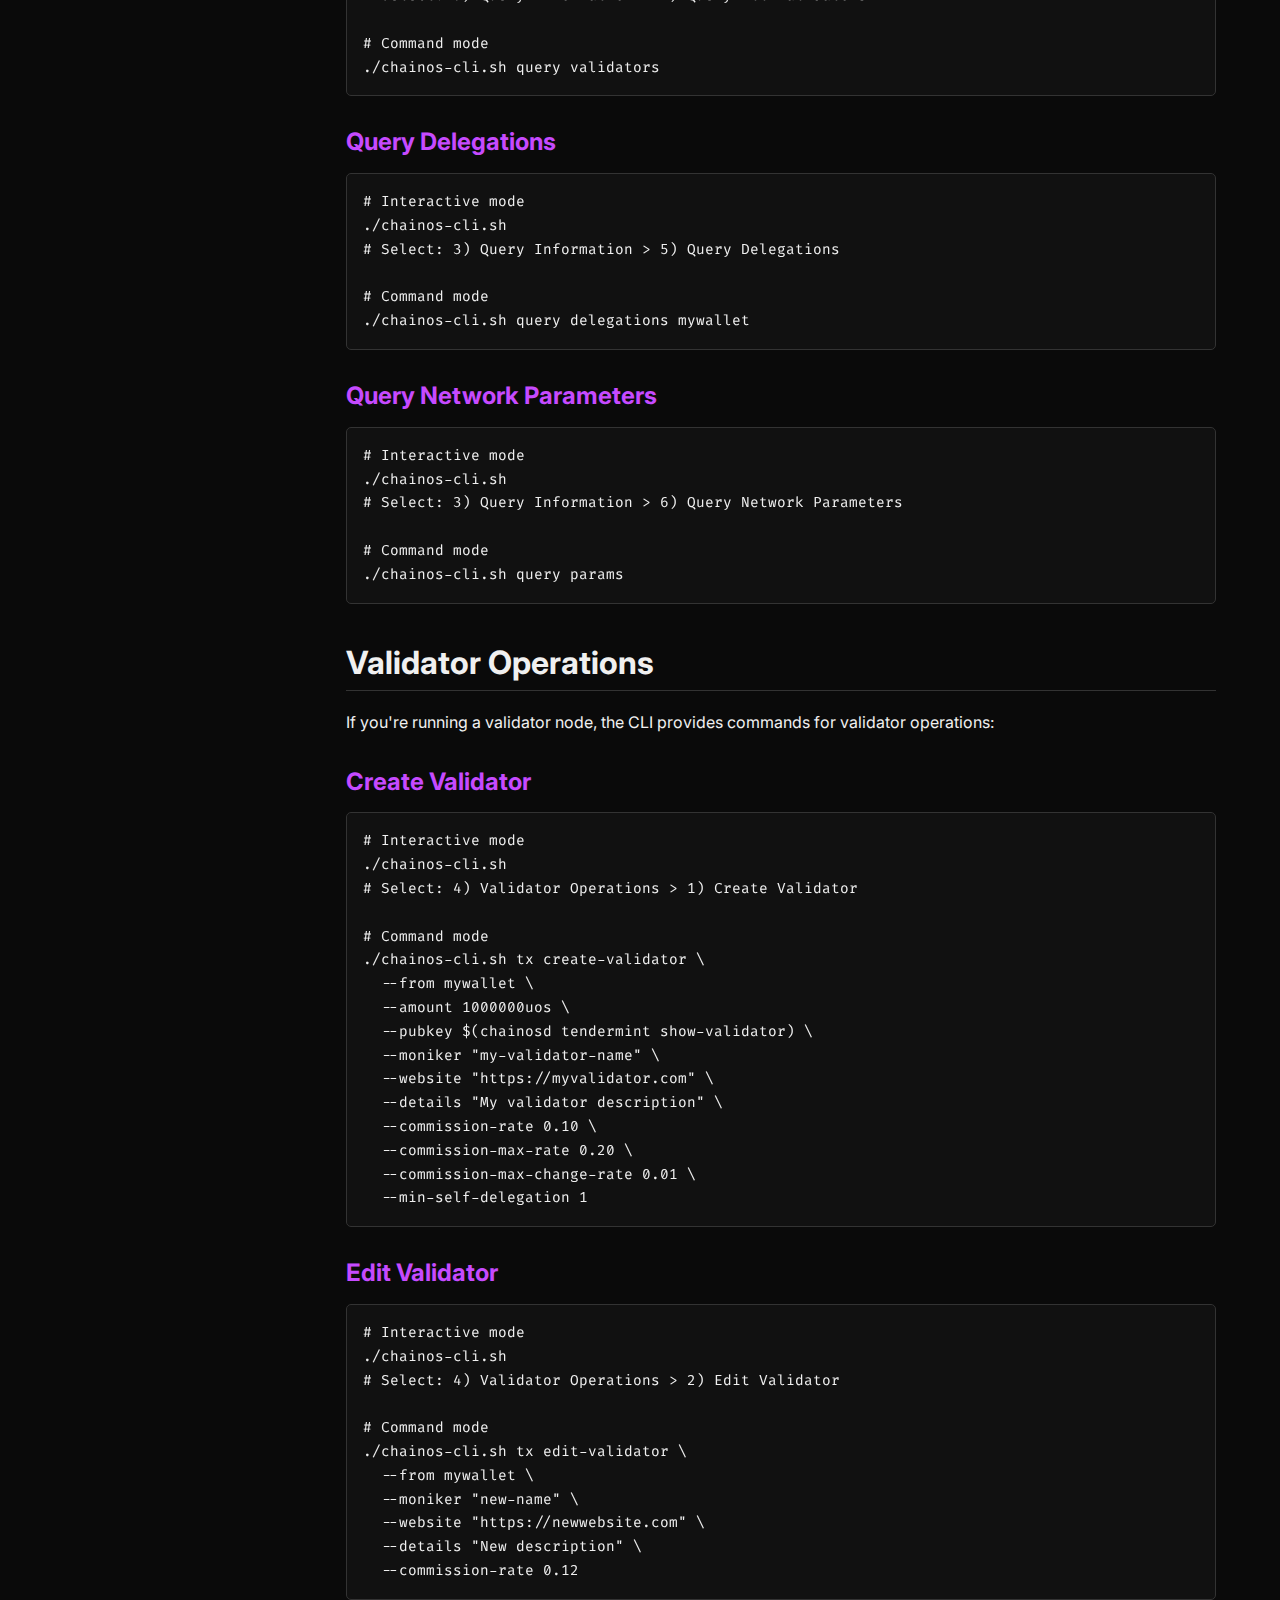
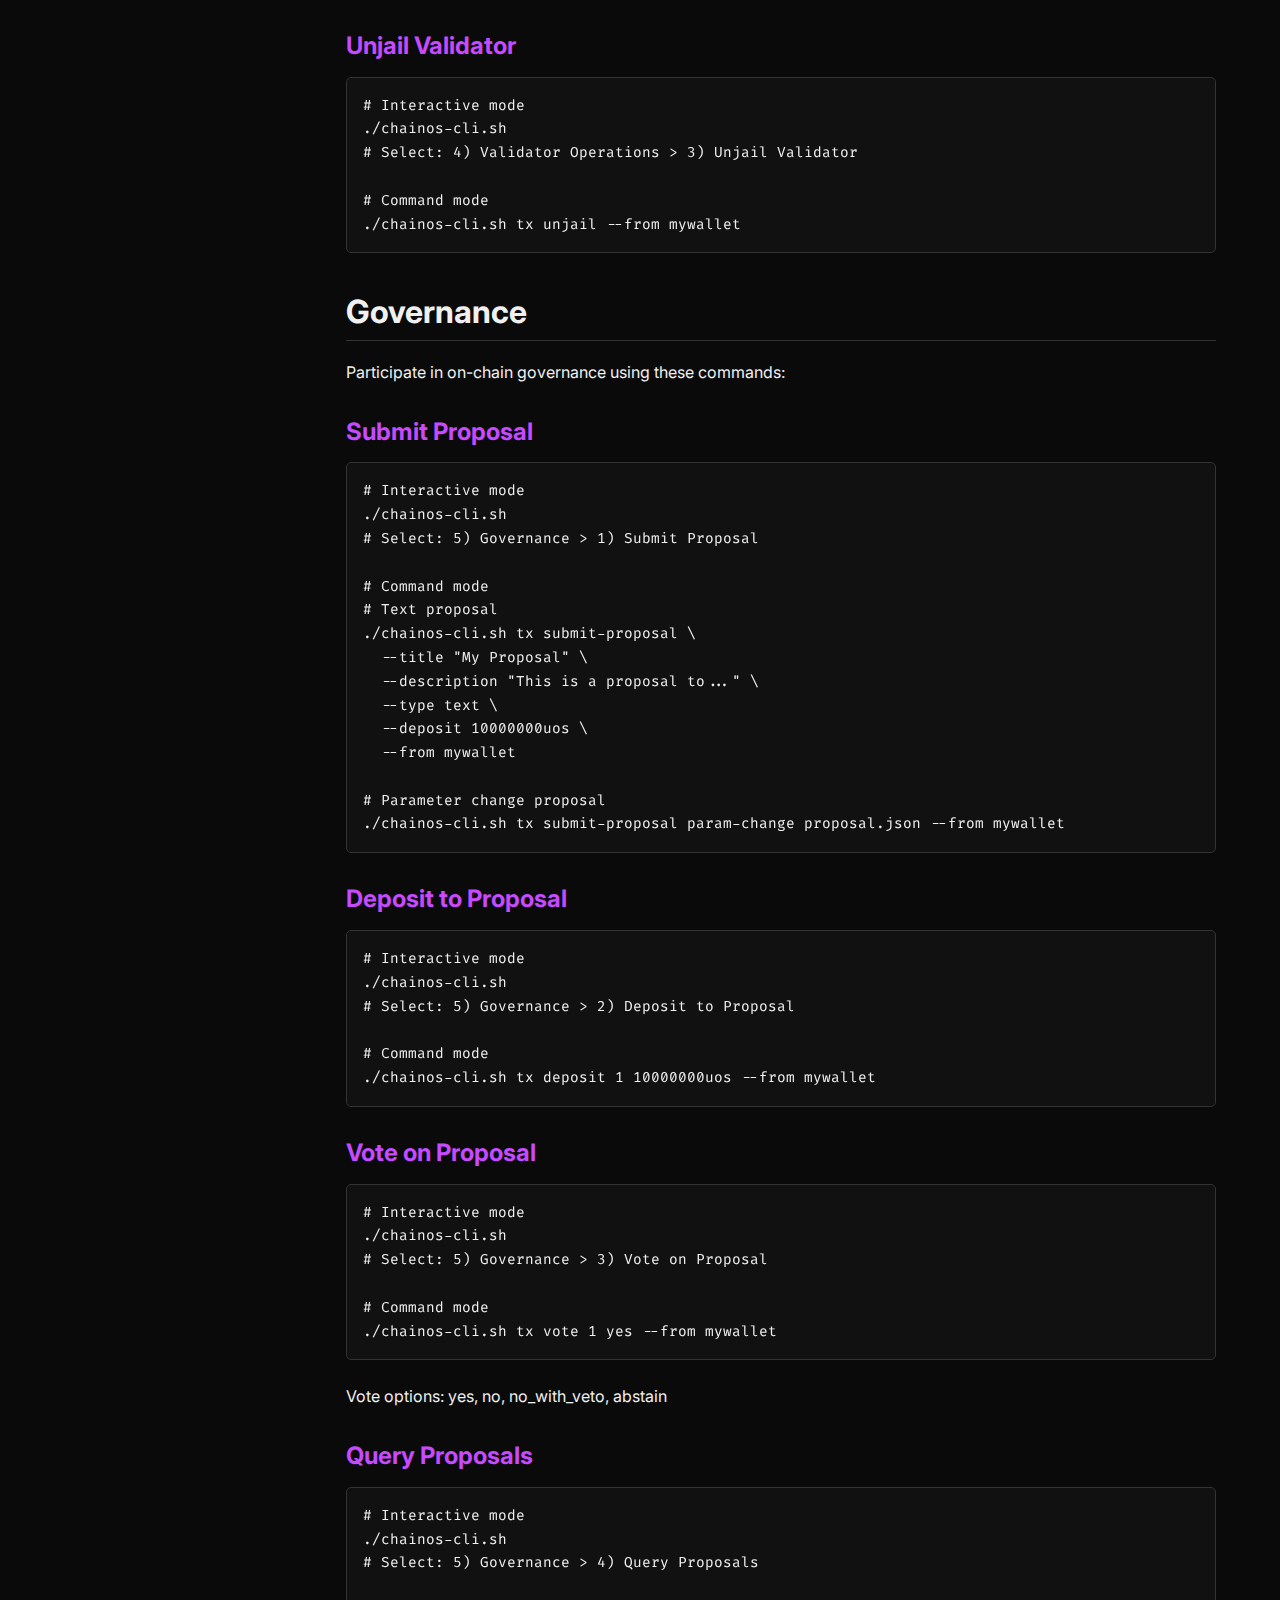
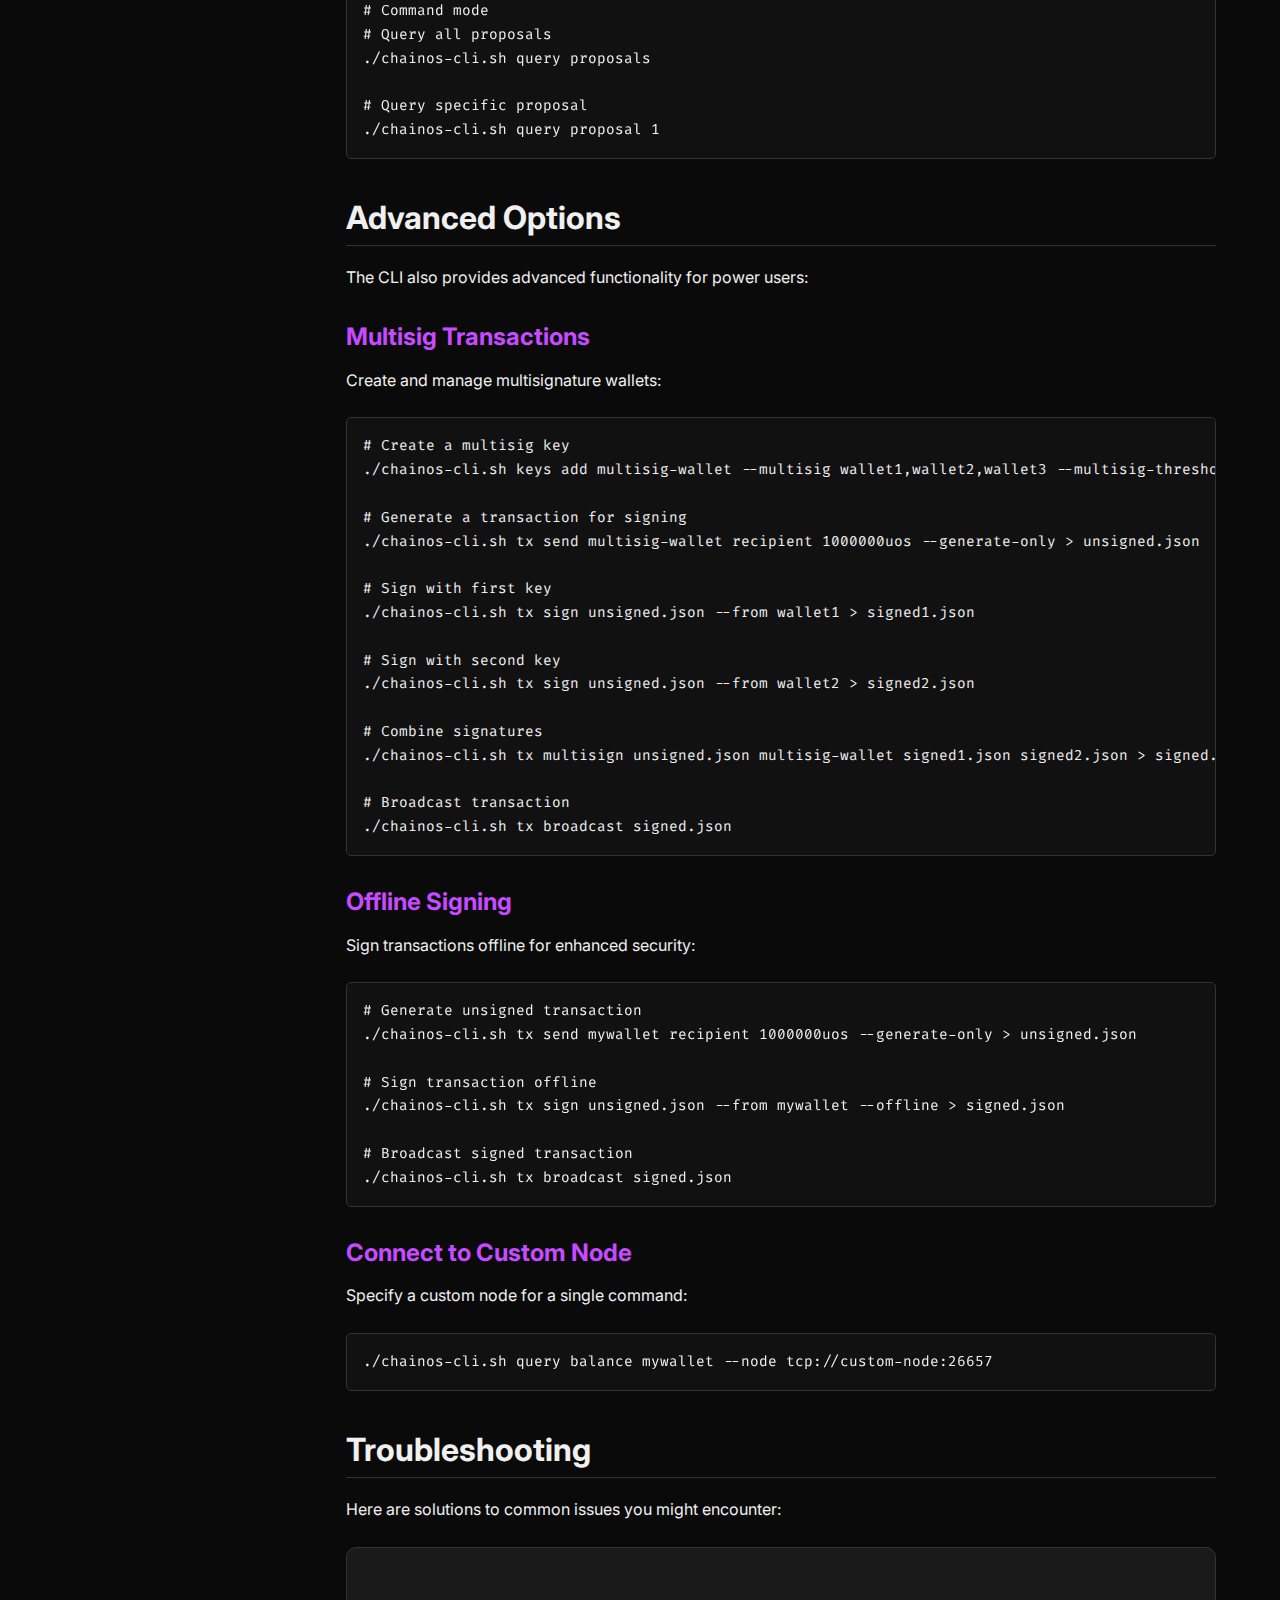
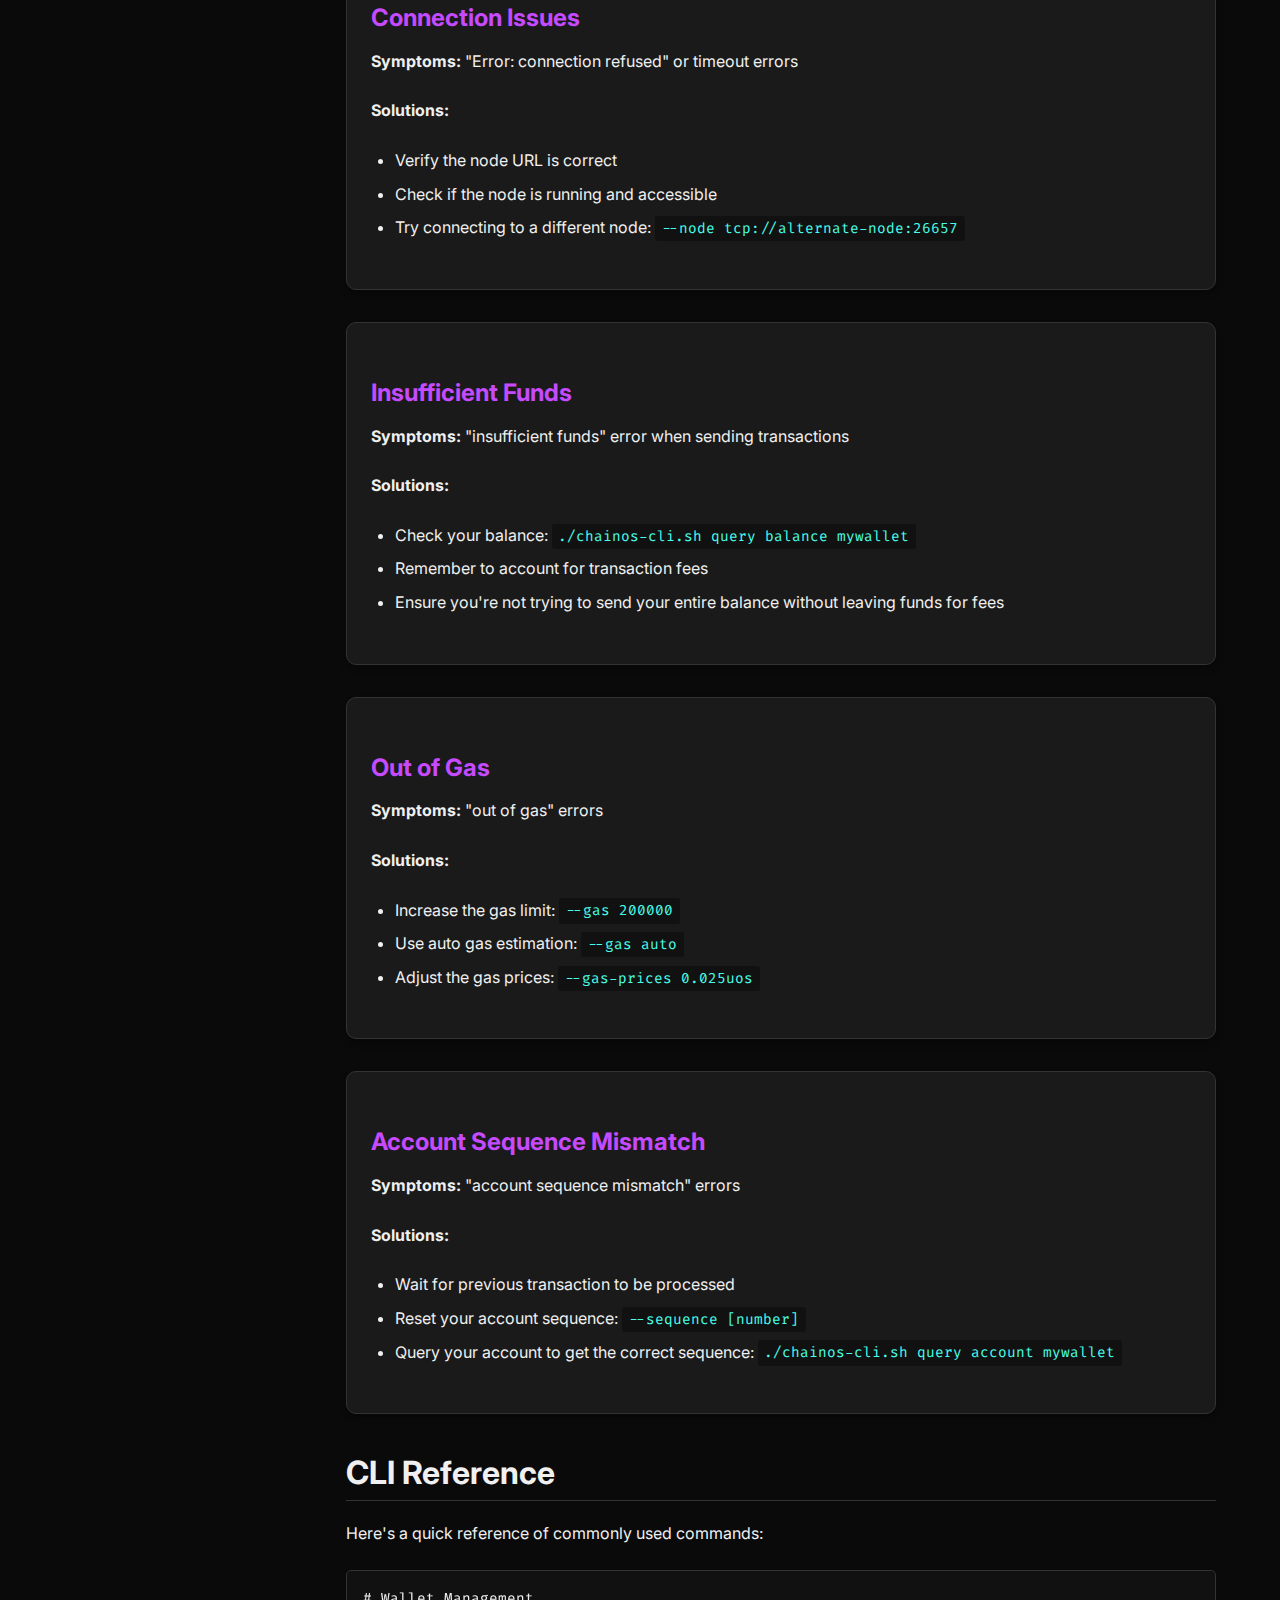
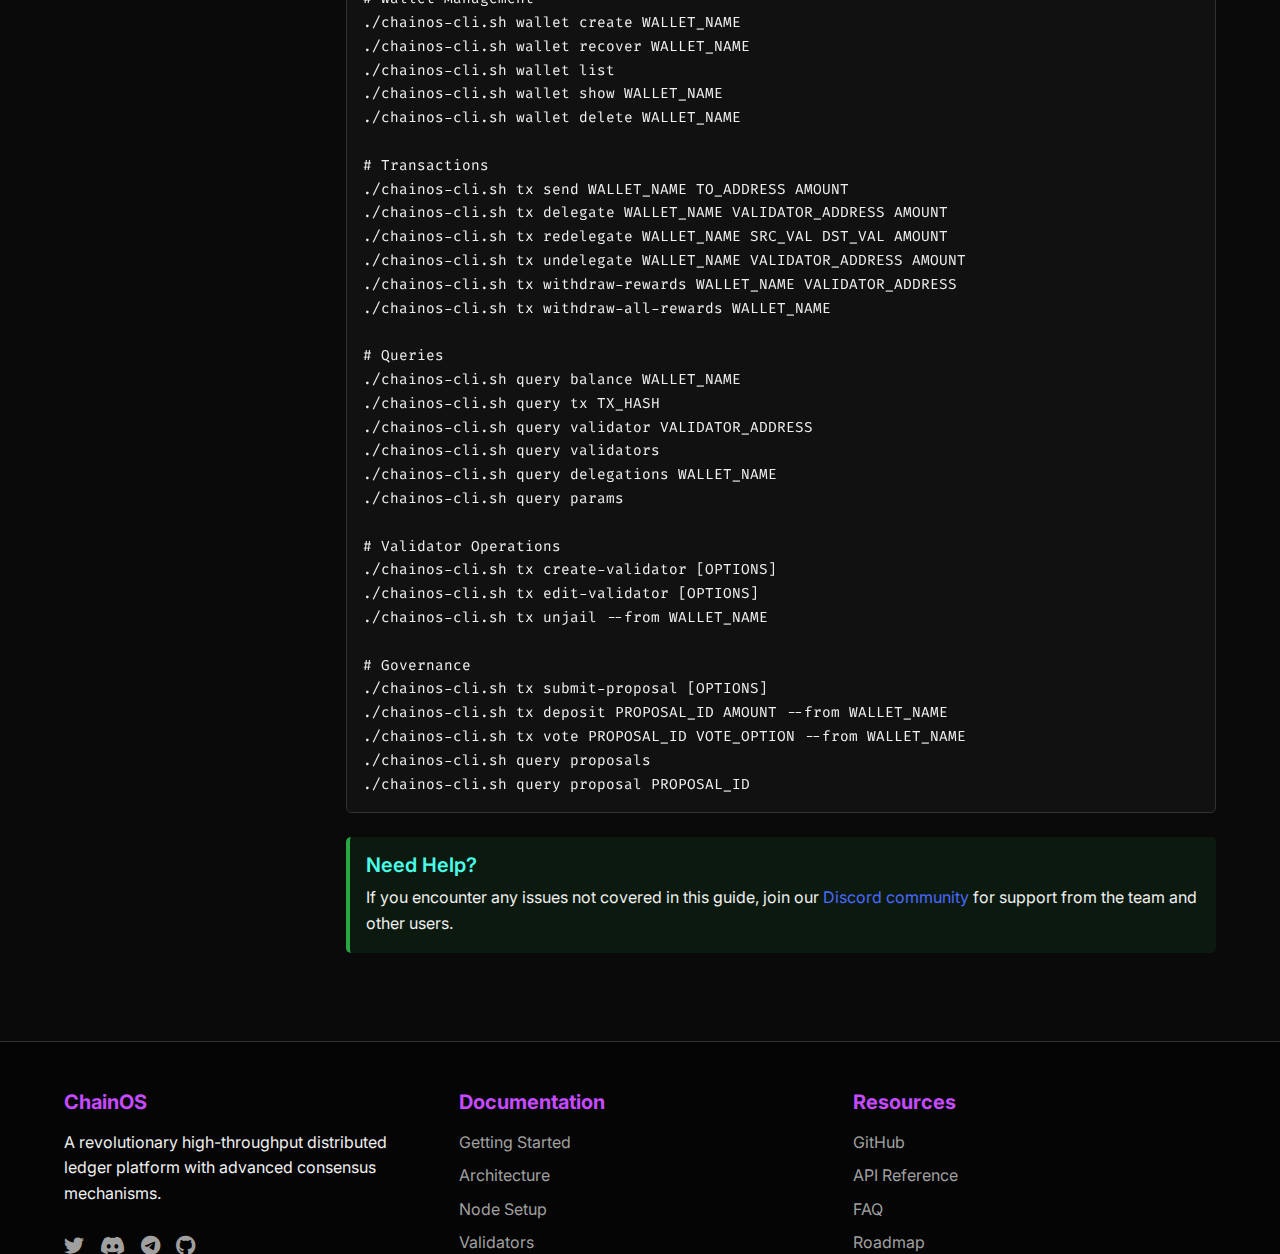
<file: docs/cli.html>
<!DOCTYPE html>
<html lang="en">
<head>
    <meta charset="UTF-8">
    <meta name="viewport" content="width=device-width, initial-scale=1.0">
    <title>CLI Guide - ChainOS Documentation</title>
    <meta name="description" content="Comprehensive guide to using the ChainOS Command Line Interface (CLI) for interacting with the blockchain.">
    <link rel="stylesheet" href="https://cdnjs.cloudflare.com/ajax/libs/font-awesome/6.0.0/css/all.min.css">
    <link rel="stylesheet" href="https://fonts.googleapis.com/css2?family=Inter:wght@400;500;600;700&family=Fira+Code:wght@400;500&display=swap">
    <link rel="stylesheet" href="../assets/css/styles.css">
    <link rel="icon" href="../assets/ChainOS-logo.svg">
</head>
<body>
    <header class="header">
        <div class="container header-container">
            <div class="logo">
                <img src="../assets/ChainOS-logo.svg" alt="ChainOS Logo">
                <h1>ChainOS</h1>
            </div>
            <nav>
                <ul class="nav-links">
                    <li><a href="../index.html#features">Features</a></li>
                    <li><a href="getting-started.html">Documentation</a></li>
                    <li><a href="node-setup.html">Node Setup</a></li>
                    <li><a href="validators.html">Validators</a></li>
                    <li><a href="https://github.com/o-c-foundation/ChainOS--Mainnet" target="_blank">GitHub</a></li>
                </ul>
            </nav>
        </div>
    </header>

    <div class="container docs-container">
        <aside class="sidebar">
            <div class="sidebar-section">
                <div class="sidebar-section-title">Getting Started</div>
                <ul class="sidebar-nav">
                    <li><a href="getting-started.html">Introduction</a></li>
                    <li><a href="architecture.html">Architecture</a></li>
                    <li><a href="node-setup.html">Node Setup</a></li>
                </ul>
            </div>
            <div class="sidebar-section">
                <div class="sidebar-section-title">Node Operation</div>
                <ul class="sidebar-nav">
                    <li><a href="node-configuration.html">Configuration</a></li>
                    <li><a href="node-maintenance.html">Maintenance</a></li>
                    <li><a href="node-monitoring.html">Monitoring</a></li>
                    <li><a href="node-security.html">Security</a></li>
                </ul>
            </div>
            <div class="sidebar-section">
                <div class="sidebar-section-title">Validators</div>
                <ul class="sidebar-nav">
                    <li><a href="validators.html">Becoming a Validator</a></li>
                    <li><a href="validator-responsibilities.html">Responsibilities</a></li>
                    <li><a href="validator-rewards.html">Rewards & Economics</a></li>
                </ul>
            </div>
            <div class="sidebar-section">
                <div class="sidebar-section-title">CLI & API</div>
                <ul class="sidebar-nav">
                    <li><a href="cli.html" class="active">CLI Guide</a></li>
                    <li><a href="api.html">API Reference</a></li>
                    <li><a href="rpc-endpoints.html">RPC Endpoints</a></li>
                </ul>
            </div>
        </aside>

        <main class="content">
            <h1>ChainOS CLI Guide</h1>
            
            <div class="alert alert-info">
                <h4 class="alert-title">Command Line Interface</h4>
                <p>The ChainOS CLI provides a powerful interface for interacting with the blockchain, managing wallets, sending transactions, and querying network information.</p>
            </div>

            <h2 id="installation">Installation & Setup</h2>
            <p>The ChainOS CLI is included in the main ChainOS repository. To get started:</p>

            <div class="code-block">
                <pre><code># Clone the repository
git clone https://github.com/o-c-foundation/ChainOS--Mainnet.git
cd ChainOS--Mainnet

# Make the CLI script executable
chmod +x chainos-cli.sh</code></pre>
            </div>

            <h3 id="configuration">Configuration</h3>
            <p>The CLI uses the following environment variables which can be configured in your shell or directly in the script:</p>
            <div class="code-block">
                <pre><code># Default configuration
NODE="tcp://chainos.network:26657"  # RPC endpoint
CHAIN_ID="chainos-1"                # Chain ID
HOME_DIR="$HOME/.chainosd"          # Configuration directory</code></pre>
            </div>

            <p>You can customize these variables by editing the script or setting them in your environment:</p>
            <div class="code-block">
                <pre><code># Example: Connect to a local node
export NODE="tcp://localhost:26657"
export CHAIN_ID="chainos-testnet-1"
export HOME_DIR="$HOME/.chainosd-testnet"</code></pre>
            </div>

            <h2 id="basic-usage">Basic Usage</h2>
            <p>The ChainOS CLI can be used in two modes:</p>

            <h3 id="interactive-mode">Interactive Mode</h3>
            <p>Launch the CLI in interactive mode to access a menu-driven interface:</p>
            <div class="code-block">
                <pre><code>./chainos-cli.sh</code></pre>
            </div>
            <p>This will display the main menu with various options:</p>
            <div class="code-block">
                <pre><code>===== ChainOS CLI =====
1) Wallet Management
2) Transaction Operations
3) Query Information
4) Validator Operations
5) Governance
6) Advanced Options
7) Exit
Enter your choice [1-7]:</code></pre>
            </div>

            <h3 id="command-mode">Command Mode</h3>
            <p>Execute specific commands directly from your shell:</p>
            <div class="code-block">
                <pre><code>./chainos-cli.sh [command] [subcommand] [arguments]</code></pre>
            </div>
            <p>For example:</p>
            <div class="code-block">
                <pre><code># Query account balance
./chainos-cli.sh query balance mywalletname

# Send tokens
./chainos-cli.sh tx send mywalletname recipient_address 100uos</code></pre>
            </div>

            <h2 id="wallet-management">Wallet Management</h2>
            <p>The CLI provides comprehensive wallet management features:</p>

            <h3 id="create-wallet">Create a New Wallet</h3>
            <div class="code-block">
                <pre><code># Interactive mode
./chainos-cli.sh
# Select: 1) Wallet Management > 1) Create New Wallet

# Command mode
./chainos-cli.sh wallet create mywallet</code></pre>
            </div>
            <p>When creating a wallet, you'll receive a 24-word mnemonic phrase. <strong>Important:</strong> Store this phrase securely as it's the only way to recover your wallet!</p>

            <h3 id="recover-wallet">Recover a Wallet</h3>
            <div class="code-block">
                <pre><code># Interactive mode
./chainos-cli.sh
# Select: 1) Wallet Management > 2) Recover Wallet

# Command mode
./chainos-cli.sh wallet recover mywallet</code></pre>
            </div>
            <p>You'll be prompted to enter your 24-word mnemonic phrase.</p>

            <h3 id="list-wallets">List Wallets</h3>
            <div class="code-block">
                <pre><code># Interactive mode
./chainos-cli.sh
# Select: 1) Wallet Management > 3) List Wallets

# Command mode
./chainos-cli.sh wallet list</code></pre>
            </div>

            <h3 id="show-address">Show Wallet Address</h3>
            <div class="code-block">
                <pre><code># Interactive mode
./chainos-cli.sh
# Select: 1) Wallet Management > 4) Show Wallet Address

# Command mode
./chainos-cli.sh wallet show mywallet</code></pre>
            </div>

            <h3 id="delete-wallet">Delete a Wallet</h3>
            <div class="code-block">
                <pre><code># Interactive mode
./chainos-cli.sh
# Select: 1) Wallet Management > 5) Delete Wallet

# Command mode
./chainos-cli.sh wallet delete mywallet</code></pre>
            </div>
            <p><strong>Warning:</strong> Make sure you have backed up your mnemonic phrase before deleting a wallet!</p>

            <h2 id="transaction-operations">Transaction Operations</h2>
            <p>The CLI allows you to perform various transaction operations:</p>

            <h3 id="send-tokens">Send Tokens</h3>
            <div class="code-block">
                <pre><code># Interactive mode
./chainos-cli.sh
# Select: 2) Transaction Operations > 1) Send Tokens

# Command mode
./chainos-cli.sh tx send mywallet chainos1recipient... 100uos --memo "Payment for services"</code></pre>
            </div>
            <p>The amount should be specified in uos (microUOS), where 1 UOS = 1,000,000 uos.</p>

            <h3 id="delegate-tokens">Delegate Tokens</h3>
            <div class="code-block">
                <pre><code># Interactive mode
./chainos-cli.sh
# Select: 2) Transaction Operations > 2) Delegate Tokens

# Command mode
./chainos-cli.sh tx delegate mywallet chainosvaloper1... 1000000uos</code></pre>
            </div>

            <h3 id="redelegate-tokens">Redelegate Tokens</h3>
            <div class="code-block">
                <pre><code># Interactive mode
./chainos-cli.sh
# Select: 2) Transaction Operations > 3) Redelegate Tokens

# Command mode
./chainos-cli.sh tx redelegate mywallet src_validator_addr dst_validator_addr 1000000uos</code></pre>
            </div>

            <h3 id="undelegate-tokens">Undelegate Tokens</h3>
            <div class="code-block">
                <pre><code># Interactive mode
./chainos-cli.sh
# Select: 2) Transaction Operations > 4) Undelegate Tokens

# Command mode
./chainos-cli.sh tx undelegate mywallet validator_addr 1000000uos</code></pre>
            </div>
            <p>Note: Undelegated tokens are subject to a 21-day unbonding period before they become available.</p>

            <h3 id="withdraw-rewards">Withdraw Rewards</h3>
            <div class="code-block">
                <pre><code># Interactive mode
./chainos-cli.sh
# Select: 2) Transaction Operations > 5) Withdraw Rewards

# Command mode
# Withdraw from a specific validator
./chainos-cli.sh tx withdraw-rewards mywallet validator_addr

# Withdraw from all validators
./chainos-cli.sh tx withdraw-all-rewards mywallet</code></pre>
            </div>

            <h2 id="query-information">Query Information</h2>
            <p>The CLI provides various query commands to retrieve information from the blockchain:</p>

            <h3 id="query-balance">Query Account Balance</h3>
            <div class="code-block">
                <pre><code># Interactive mode
./chainos-cli.sh
# Select: 3) Query Information > 1) Query Balance

# Command mode
./chainos-cli.sh query balance mywallet</code></pre>
            </div>

            <h3 id="query-tx">Query Transaction</h3>
            <div class="code-block">
                <pre><code># Interactive mode
./chainos-cli.sh
# Select: 3) Query Information > 2) Query Transaction

# Command mode
./chainos-cli.sh query tx HASH</code></pre>
            </div>
            <p>Replace HASH with the transaction hash you want to query.</p>

            <h3 id="query-validator">Query Validator</h3>
            <div class="code-block">
                <pre><code># Interactive mode
./chainos-cli.sh
# Select: 3) Query Information > 3) Query Validator

# Command mode
./chainos-cli.sh query validator chainosvaloper1...</code></pre>
            </div>

            <h3 id="query-validators">Query All Validators</h3>
            <div class="code-block">
                <pre><code># Interactive mode
./chainos-cli.sh
# Select: 3) Query Information > 4) Query All Validators

# Command mode
./chainos-cli.sh query validators</code></pre>
            </div>

            <h3 id="query-delegations">Query Delegations</h3>
            <div class="code-block">
                <pre><code># Interactive mode
./chainos-cli.sh
# Select: 3) Query Information > 5) Query Delegations

# Command mode
./chainos-cli.sh query delegations mywallet</code></pre>
            </div>

            <h3 id="query-params">Query Network Parameters</h3>
            <div class="code-block">
                <pre><code># Interactive mode
./chainos-cli.sh
# Select: 3) Query Information > 6) Query Network Parameters

# Command mode
./chainos-cli.sh query params</code></pre>
            </div>

            <h2 id="validator-operations">Validator Operations</h2>
            <p>If you're running a validator node, the CLI provides commands for validator operations:</p>

            <h3 id="create-validator">Create Validator</h3>
            <div class="code-block">
                <pre><code># Interactive mode
./chainos-cli.sh
# Select: 4) Validator Operations > 1) Create Validator

# Command mode
./chainos-cli.sh tx create-validator \
  --from mywallet \
  --amount 1000000uos \
  --pubkey $(chainosd tendermint show-validator) \
  --moniker "my-validator-name" \
  --website "https://myvalidator.com" \
  --details "My validator description" \
  --commission-rate 0.10 \
  --commission-max-rate 0.20 \
  --commission-max-change-rate 0.01 \
  --min-self-delegation 1</code></pre>
            </div>

            <h3 id="edit-validator">Edit Validator</h3>
            <div class="code-block">
                <pre><code># Interactive mode
./chainos-cli.sh
# Select: 4) Validator Operations > 2) Edit Validator

# Command mode
./chainos-cli.sh tx edit-validator \
  --from mywallet \
  --moniker "new-name" \
  --website "https://newwebsite.com" \
  --details "New description" \
  --commission-rate 0.12</code></pre>
            </div>

            <h3 id="unjail-validator">Unjail Validator</h3>
            <div class="code-block">
                <pre><code># Interactive mode
./chainos-cli.sh
# Select: 4) Validator Operations > 3) Unjail Validator

# Command mode
./chainos-cli.sh tx unjail --from mywallet</code></pre>
            </div>

            <h2 id="governance">Governance</h2>
            <p>Participate in on-chain governance using these commands:</p>

            <h3 id="submit-proposal">Submit Proposal</h3>
            <div class="code-block">
                <pre><code># Interactive mode
./chainos-cli.sh
# Select: 5) Governance > 1) Submit Proposal

# Command mode
# Text proposal
./chainos-cli.sh tx submit-proposal \
  --title "My Proposal" \
  --description "This is a proposal to..." \
  --type text \
  --deposit 10000000uos \
  --from mywallet

# Parameter change proposal
./chainos-cli.sh tx submit-proposal param-change proposal.json --from mywallet</code></pre>
            </div>

            <h3 id="deposit-proposal">Deposit to Proposal</h3>
            <div class="code-block">
                <pre><code># Interactive mode
./chainos-cli.sh
# Select: 5) Governance > 2) Deposit to Proposal

# Command mode
./chainos-cli.sh tx deposit 1 10000000uos --from mywallet</code></pre>
            </div>

            <h3 id="vote-proposal">Vote on Proposal</h3>
            <div class="code-block">
                <pre><code># Interactive mode
./chainos-cli.sh
# Select: 5) Governance > 3) Vote on Proposal

# Command mode
./chainos-cli.sh tx vote 1 yes --from mywallet</code></pre>
            </div>
            <p>Vote options: yes, no, no_with_veto, abstain</p>

            <h3 id="query-proposals">Query Proposals</h3>
            <div class="code-block">
                <pre><code># Interactive mode
./chainos-cli.sh
# Select: 5) Governance > 4) Query Proposals

# Command mode
# Query all proposals
./chainos-cli.sh query proposals

# Query specific proposal
./chainos-cli.sh query proposal 1</code></pre>
            </div>

            <h2 id="advanced-options">Advanced Options</h2>
            <p>The CLI also provides advanced functionality for power users:</p>

            <h3 id="multisig">Multisig Transactions</h3>
            <p>Create and manage multisignature wallets:</p>
            <div class="code-block">
                <pre><code># Create a multisig key
./chainos-cli.sh keys add multisig-wallet --multisig wallet1,wallet2,wallet3 --multisig-threshold 2

# Generate a transaction for signing
./chainos-cli.sh tx send multisig-wallet recipient 1000000uos --generate-only > unsigned.json

# Sign with first key
./chainos-cli.sh tx sign unsigned.json --from wallet1 > signed1.json

# Sign with second key
./chainos-cli.sh tx sign unsigned.json --from wallet2 > signed2.json

# Combine signatures
./chainos-cli.sh tx multisign unsigned.json multisig-wallet signed1.json signed2.json > signed.json

# Broadcast transaction
./chainos-cli.sh tx broadcast signed.json</code></pre>
            </div>

            <h3 id="offline-signing">Offline Signing</h3>
            <p>Sign transactions offline for enhanced security:</p>
            <div class="code-block">
                <pre><code># Generate unsigned transaction
./chainos-cli.sh tx send mywallet recipient 1000000uos --generate-only > unsigned.json

# Sign transaction offline
./chainos-cli.sh tx sign unsigned.json --from mywallet --offline > signed.json

# Broadcast signed transaction
./chainos-cli.sh tx broadcast signed.json</code></pre>
            </div>

            <h3 id="custom-node">Connect to Custom Node</h3>
            <p>Specify a custom node for a single command:</p>
            <div class="code-block">
                <pre><code>./chainos-cli.sh query balance mywallet --node tcp://custom-node:26657</code></pre>
            </div>

            <h2 id="troubleshooting">Troubleshooting</h2>
            <p>Here are solutions to common issues you might encounter:</p>

            <div class="card">
                <h3>Connection Issues</h3>
                <p><strong>Symptoms:</strong> "Error: connection refused" or timeout errors</p>
                <p><strong>Solutions:</strong></p>
                <ul>
                    <li>Verify the node URL is correct</li>
                    <li>Check if the node is running and accessible</li>
                    <li>Try connecting to a different node: <code>--node tcp://alternate-node:26657</code></li>
                </ul>
            </div>

            <div class="card">
                <h3>Insufficient Funds</h3>
                <p><strong>Symptoms:</strong> "insufficient funds" error when sending transactions</p>
                <p><strong>Solutions:</strong></p>
                <ul>
                    <li>Check your balance: <code>./chainos-cli.sh query balance mywallet</code></li>
                    <li>Remember to account for transaction fees</li>
                    <li>Ensure you're not trying to send your entire balance without leaving funds for fees</li>
                </ul>
            </div>

            <div class="card">
                <h3>Out of Gas</h3>
                <p><strong>Symptoms:</strong> "out of gas" errors</p>
                <p><strong>Solutions:</strong></p>
                <ul>
                    <li>Increase the gas limit: <code>--gas 200000</code></li>
                    <li>Use auto gas estimation: <code>--gas auto</code></li>
                    <li>Adjust the gas prices: <code>--gas-prices 0.025uos</code></li>
                </ul>
            </div>

            <div class="card">
                <h3>Account Sequence Mismatch</h3>
                <p><strong>Symptoms:</strong> "account sequence mismatch" errors</p>
                <p><strong>Solutions:</strong></p>
                <ul>
                    <li>Wait for previous transaction to be processed</li>
                    <li>Reset your account sequence: <code>--sequence [number]</code></li>
                    <li>Query your account to get the correct sequence: <code>./chainos-cli.sh query account mywallet</code></li>
                </ul>
            </div>

            <h2 id="cli-reference">CLI Reference</h2>
            <p>Here's a quick reference of commonly used commands:</p>

            <div class="code-block">
                <pre><code># Wallet Management
./chainos-cli.sh wallet create WALLET_NAME
./chainos-cli.sh wallet recover WALLET_NAME
./chainos-cli.sh wallet list
./chainos-cli.sh wallet show WALLET_NAME
./chainos-cli.sh wallet delete WALLET_NAME

# Transactions
./chainos-cli.sh tx send WALLET_NAME TO_ADDRESS AMOUNT
./chainos-cli.sh tx delegate WALLET_NAME VALIDATOR_ADDRESS AMOUNT
./chainos-cli.sh tx redelegate WALLET_NAME SRC_VAL DST_VAL AMOUNT
./chainos-cli.sh tx undelegate WALLET_NAME VALIDATOR_ADDRESS AMOUNT
./chainos-cli.sh tx withdraw-rewards WALLET_NAME VALIDATOR_ADDRESS
./chainos-cli.sh tx withdraw-all-rewards WALLET_NAME

# Queries
./chainos-cli.sh query balance WALLET_NAME
./chainos-cli.sh query tx TX_HASH
./chainos-cli.sh query validator VALIDATOR_ADDRESS
./chainos-cli.sh query validators
./chainos-cli.sh query delegations WALLET_NAME
./chainos-cli.sh query params

# Validator Operations
./chainos-cli.sh tx create-validator [OPTIONS]
./chainos-cli.sh tx edit-validator [OPTIONS]
./chainos-cli.sh tx unjail --from WALLET_NAME

# Governance
./chainos-cli.sh tx submit-proposal [OPTIONS]
./chainos-cli.sh tx deposit PROPOSAL_ID AMOUNT --from WALLET_NAME
./chainos-cli.sh tx vote PROPOSAL_ID VOTE_OPTION --from WALLET_NAME
./chainos-cli.sh query proposals
./chainos-cli.sh query proposal PROPOSAL_ID</code></pre>
            </div>

            <div class="alert alert-success">
                <h4 class="alert-title">Need Help?</h4>
                <p>If you encounter any issues not covered in this guide, join our <a href="https://discord.gg/opencrypto" target="_blank">Discord community</a> for support from the team and other users.</p>
            </div>
        </main>
    </div>

    <footer class="footer">
        <div class="container footer-container">
            <div class="footer-section">
                <h3>ChainOS</h3>
                <p>A revolutionary high-throughput distributed ledger platform with advanced consensus mechanisms.</p>
                <div class="social-links">
                    <a href="https://twitter.com/opencryptofdn" target="_blank"><i class="fab fa-twitter"></i></a>
                    <a href="https://discord.gg/opencrypto" target="_blank"><i class="fab fa-discord"></i></a>
                    <a href="https://t.me/ocfcommunity" target="_blank"><i class="fab fa-telegram"></i></a>
                    <a href="https://github.com/o-c-foundation" target="_blank"><i class="fab fa-github"></i></a>
                </div>
            </div>
            <div class="footer-section">
                <h3>Documentation</h3>
                <ul class="footer-links">
                    <li><a href="getting-started.html">Getting Started</a></li>
                    <li><a href="architecture.html">Architecture</a></li>
                    <li><a href="node-setup.html">Node Setup</a></li>
                    <li><a href="validators.html">Validators</a></li>
                    <li><a href="cli.html">CLI Guide</a></li>
                </ul>
            </div>
            <div class="footer-section">
                <h3>Resources</h3>
                <ul class="footer-links">
                    <li><a href="https://github.com/o-c-foundation/ChainOS--Mainnet" target="_blank">GitHub</a></li>
                    <li><a href="api.html">API Reference</a></li>
                    <li><a href="faq.html">FAQ</a></li>
                    <li><a href="roadmap.html">Roadmap</a></li>
                    <li><a href="https://opencryptofoundation.com/" target="_blank">Open Crypto Foundation</a></li>
                </ul>
            </div>
        </div>
        <div class="container copyright">
            <p>&copy; 2025 Open Crypto Foundation. All rights reserved.</p>
        </div>
    </footer>

    <script src="../assets/js/main.js"></script>
</body>
</html>
</file>
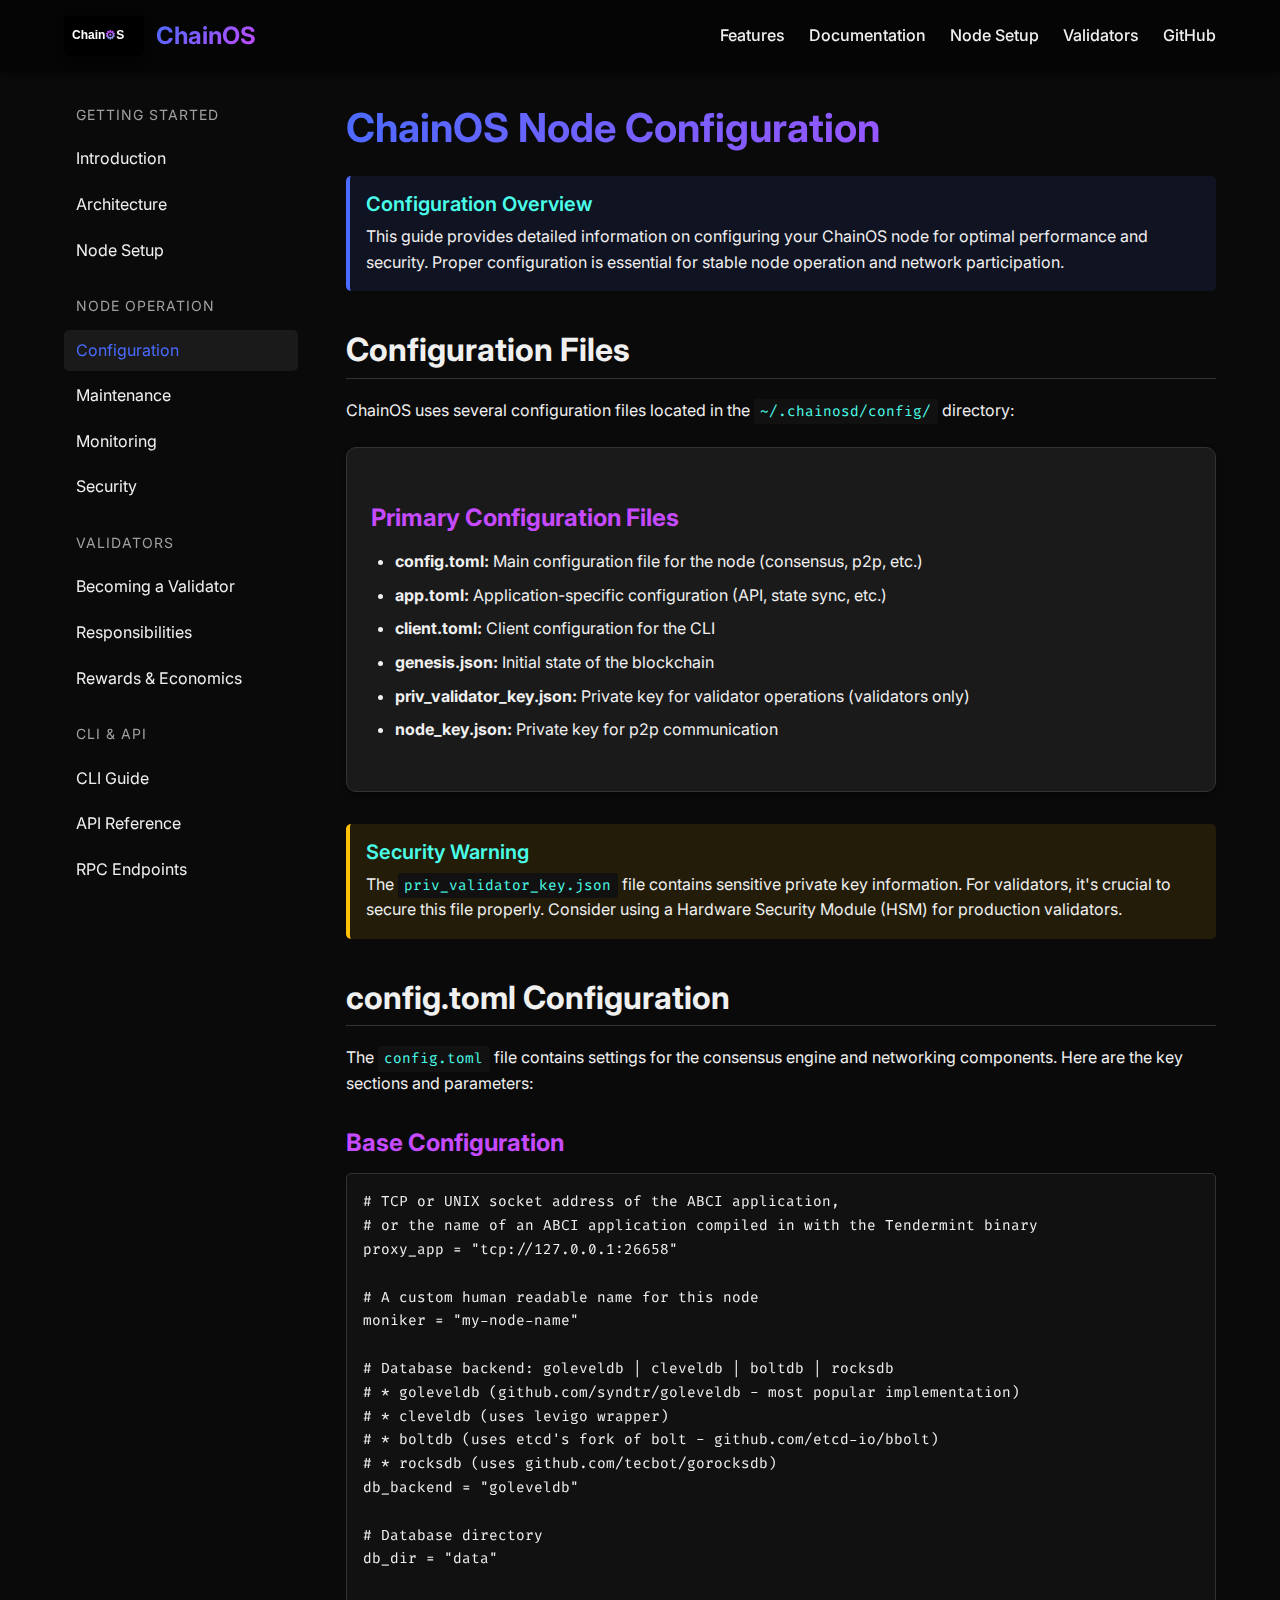
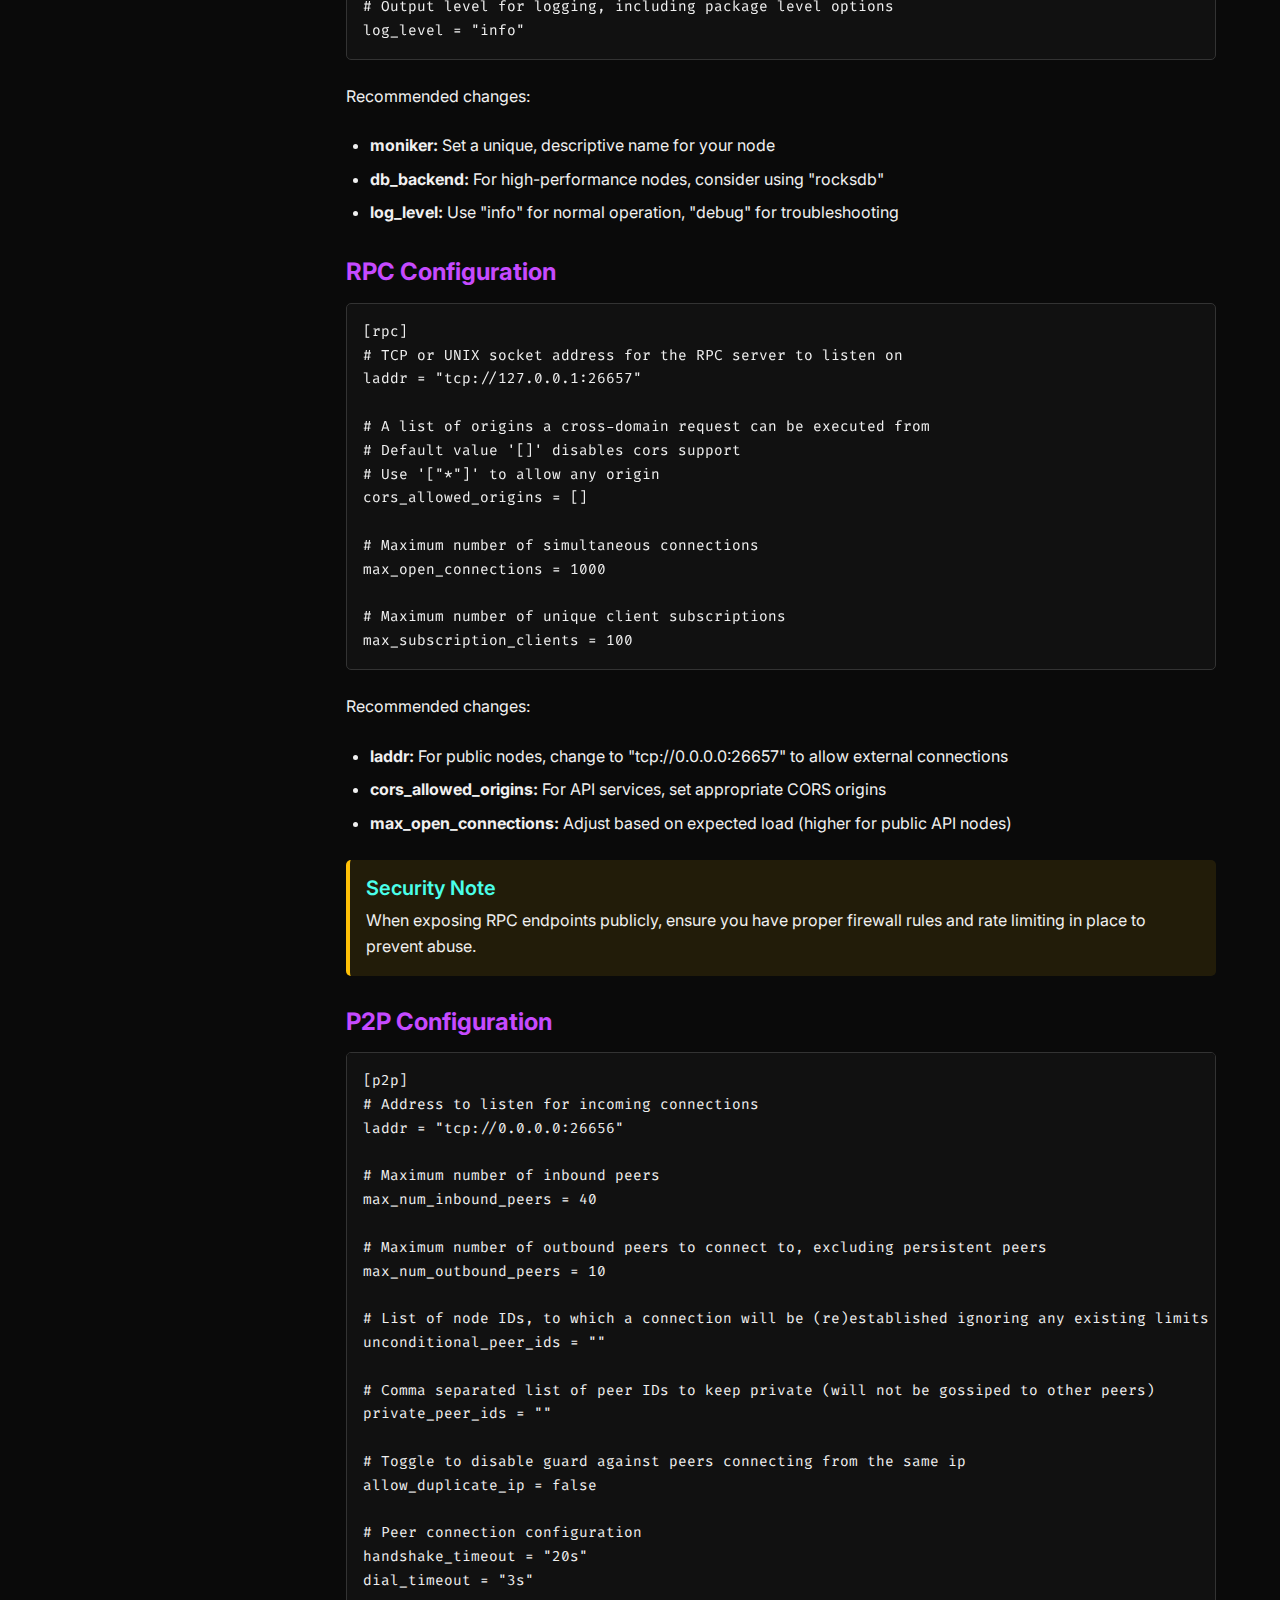
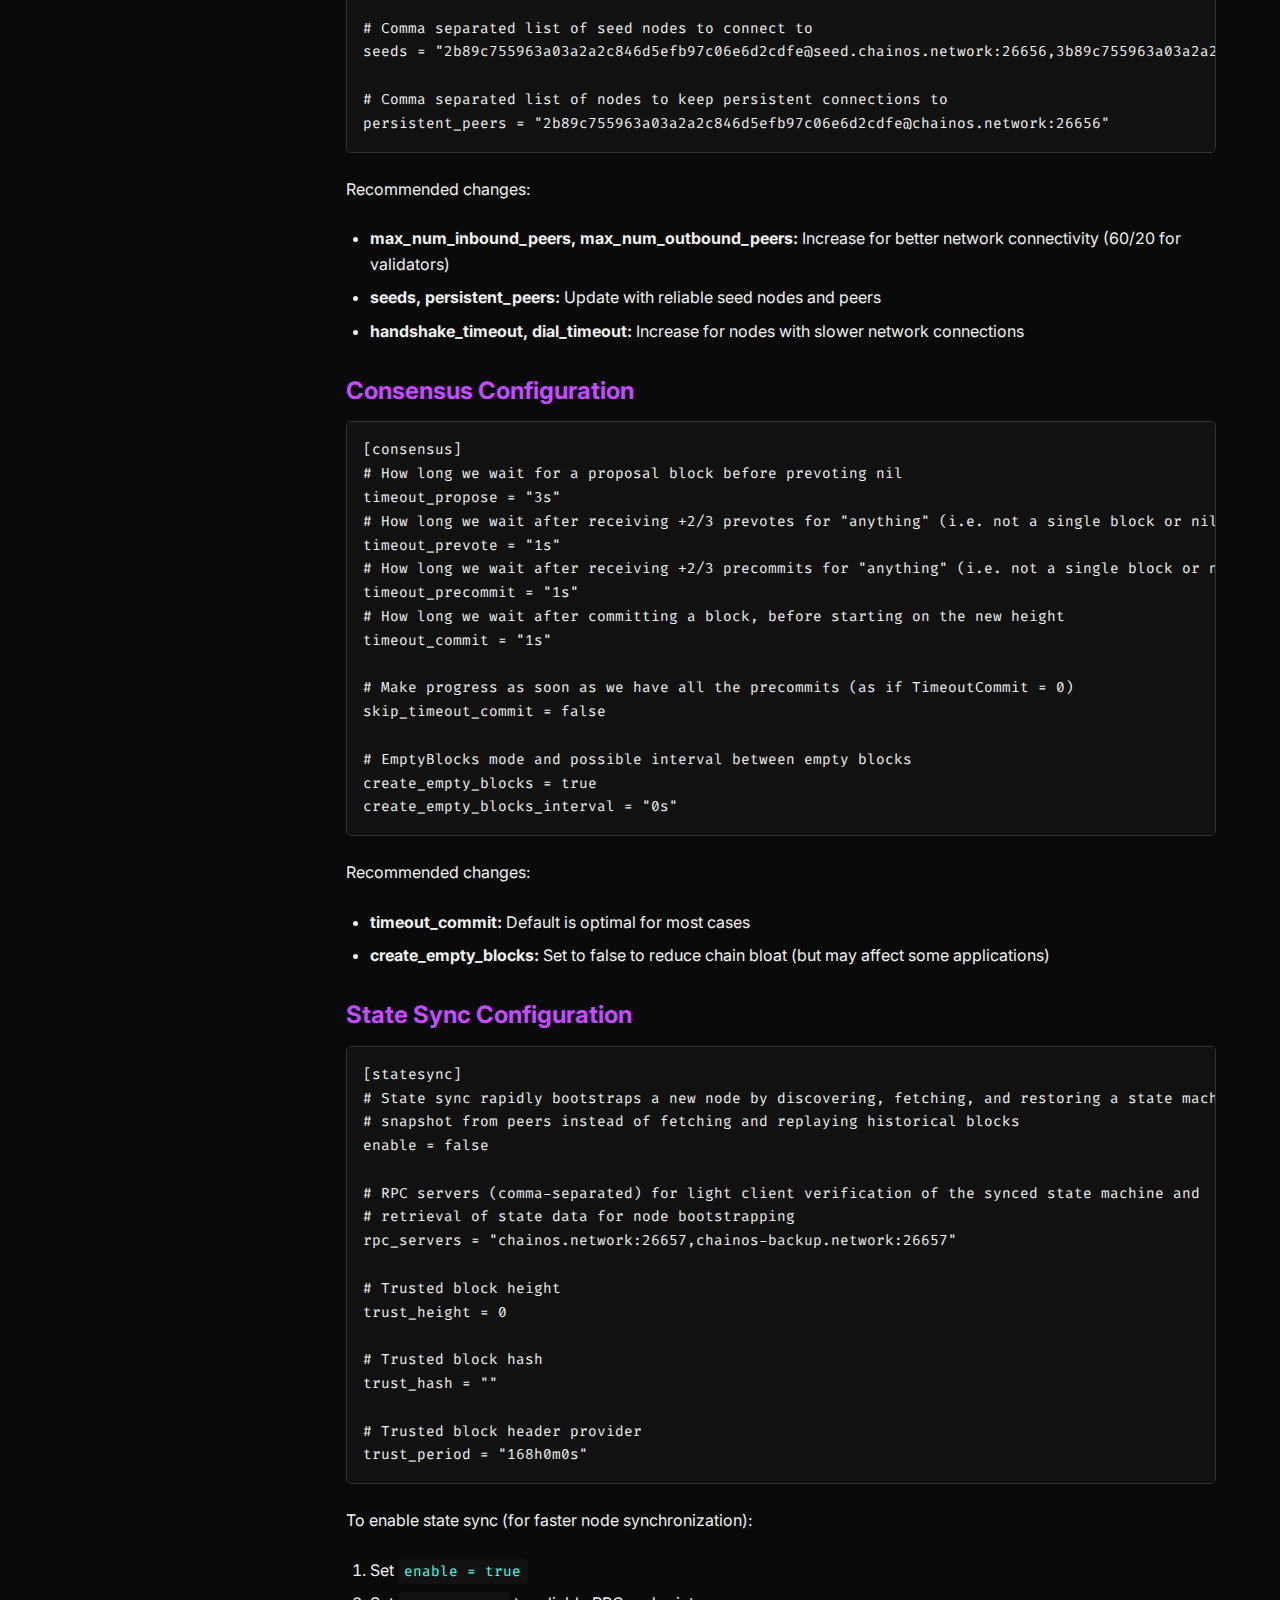
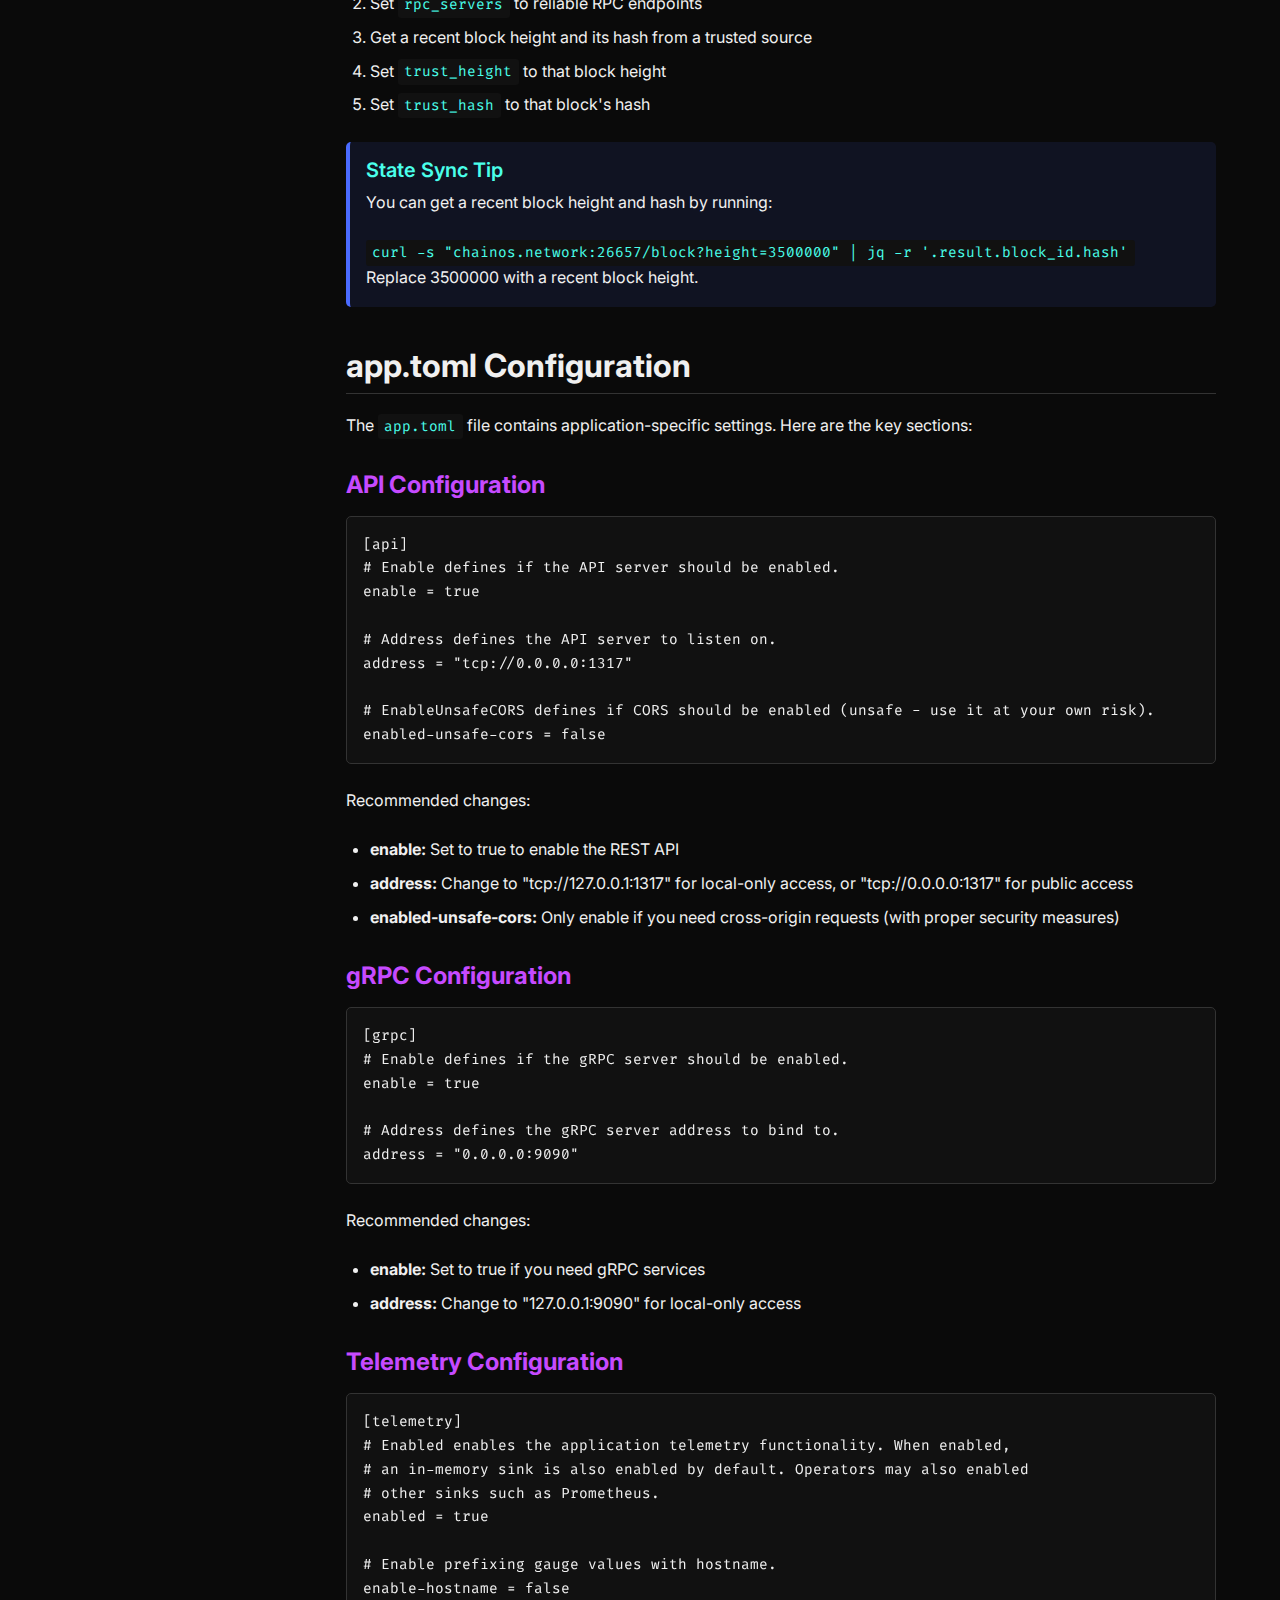
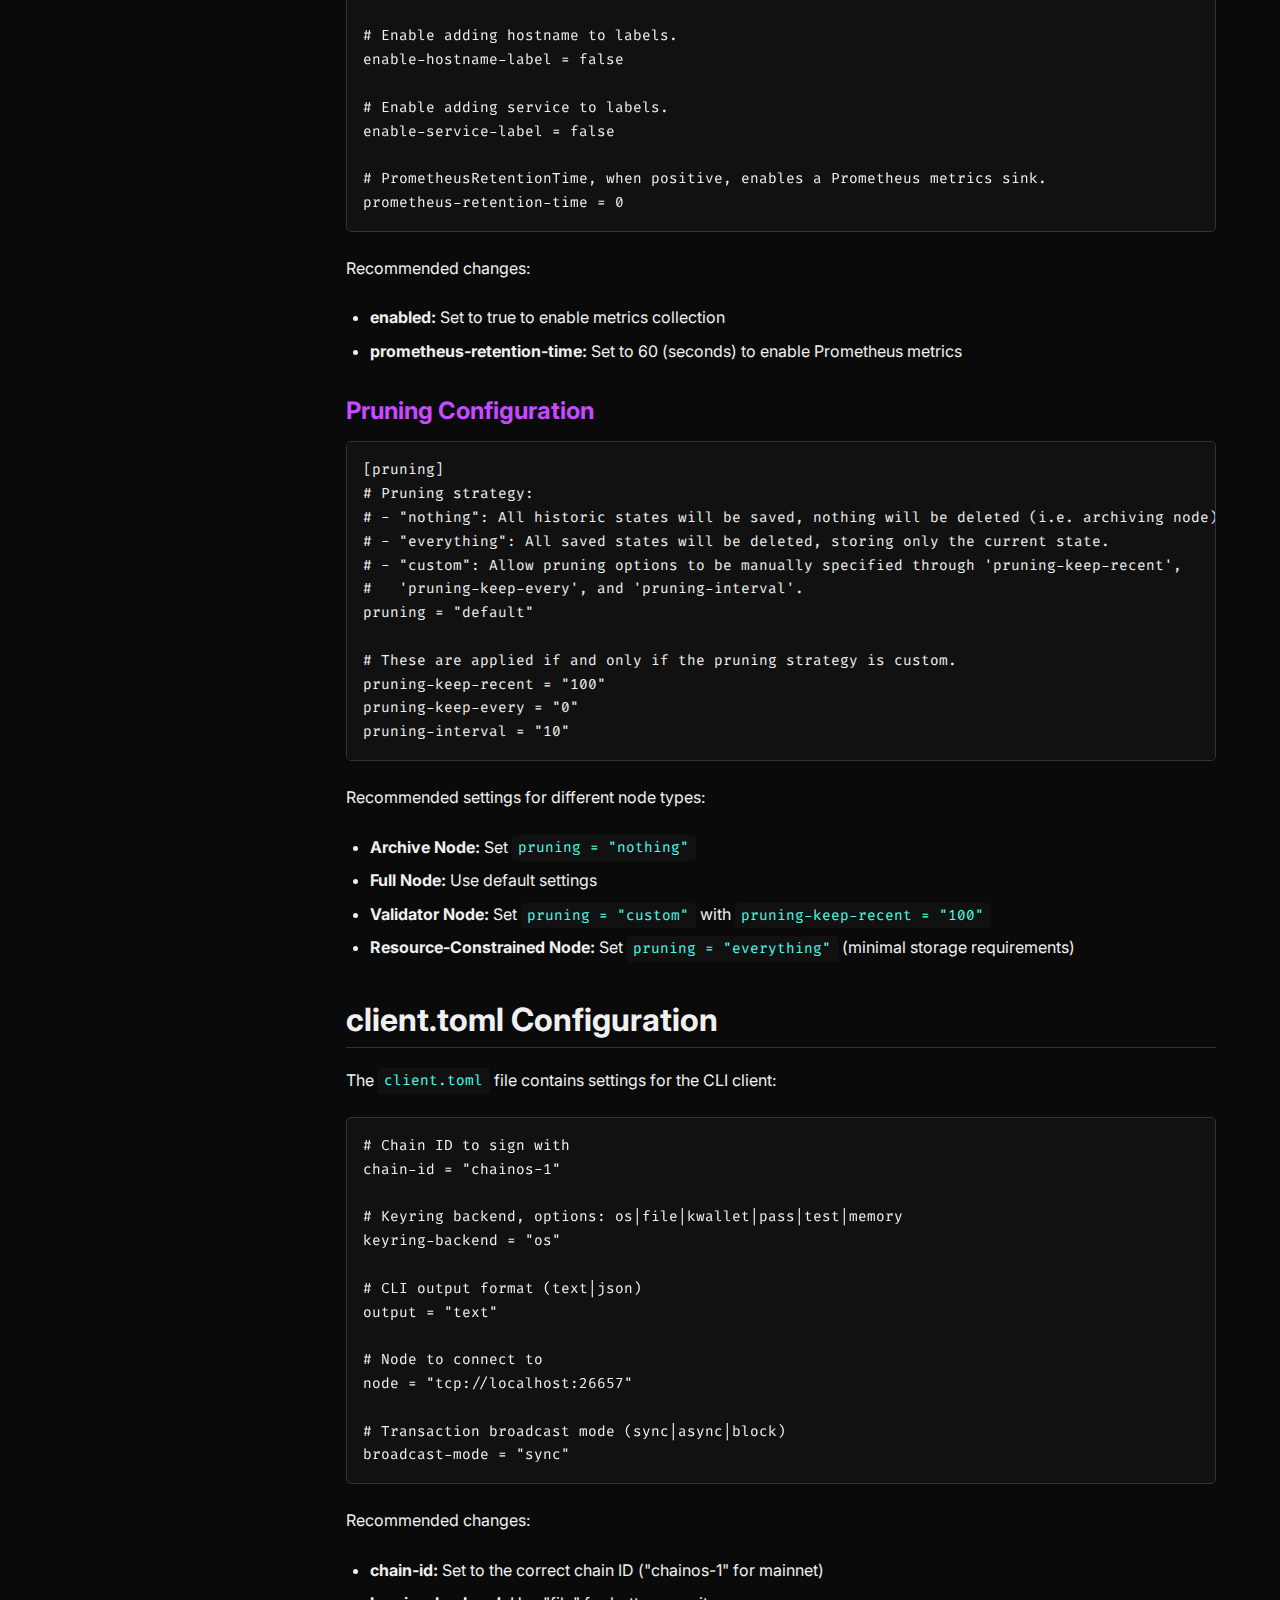
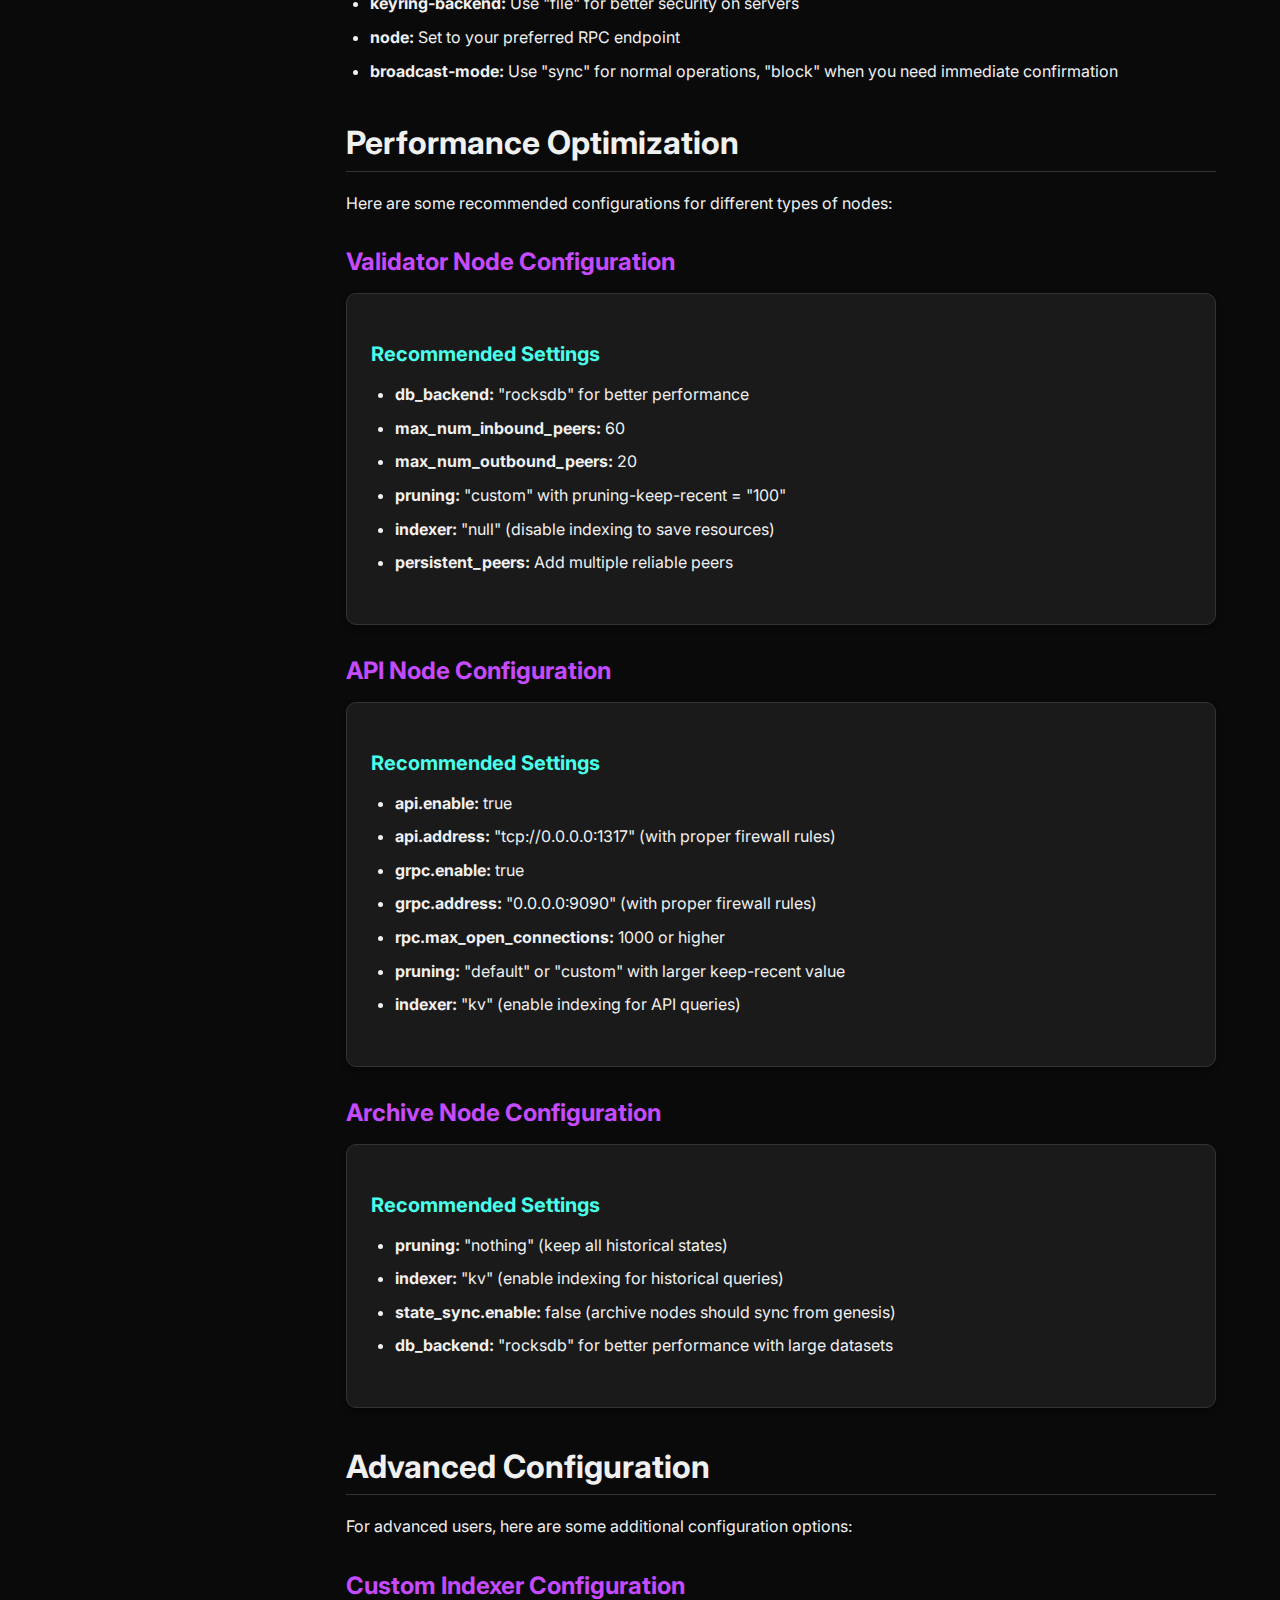
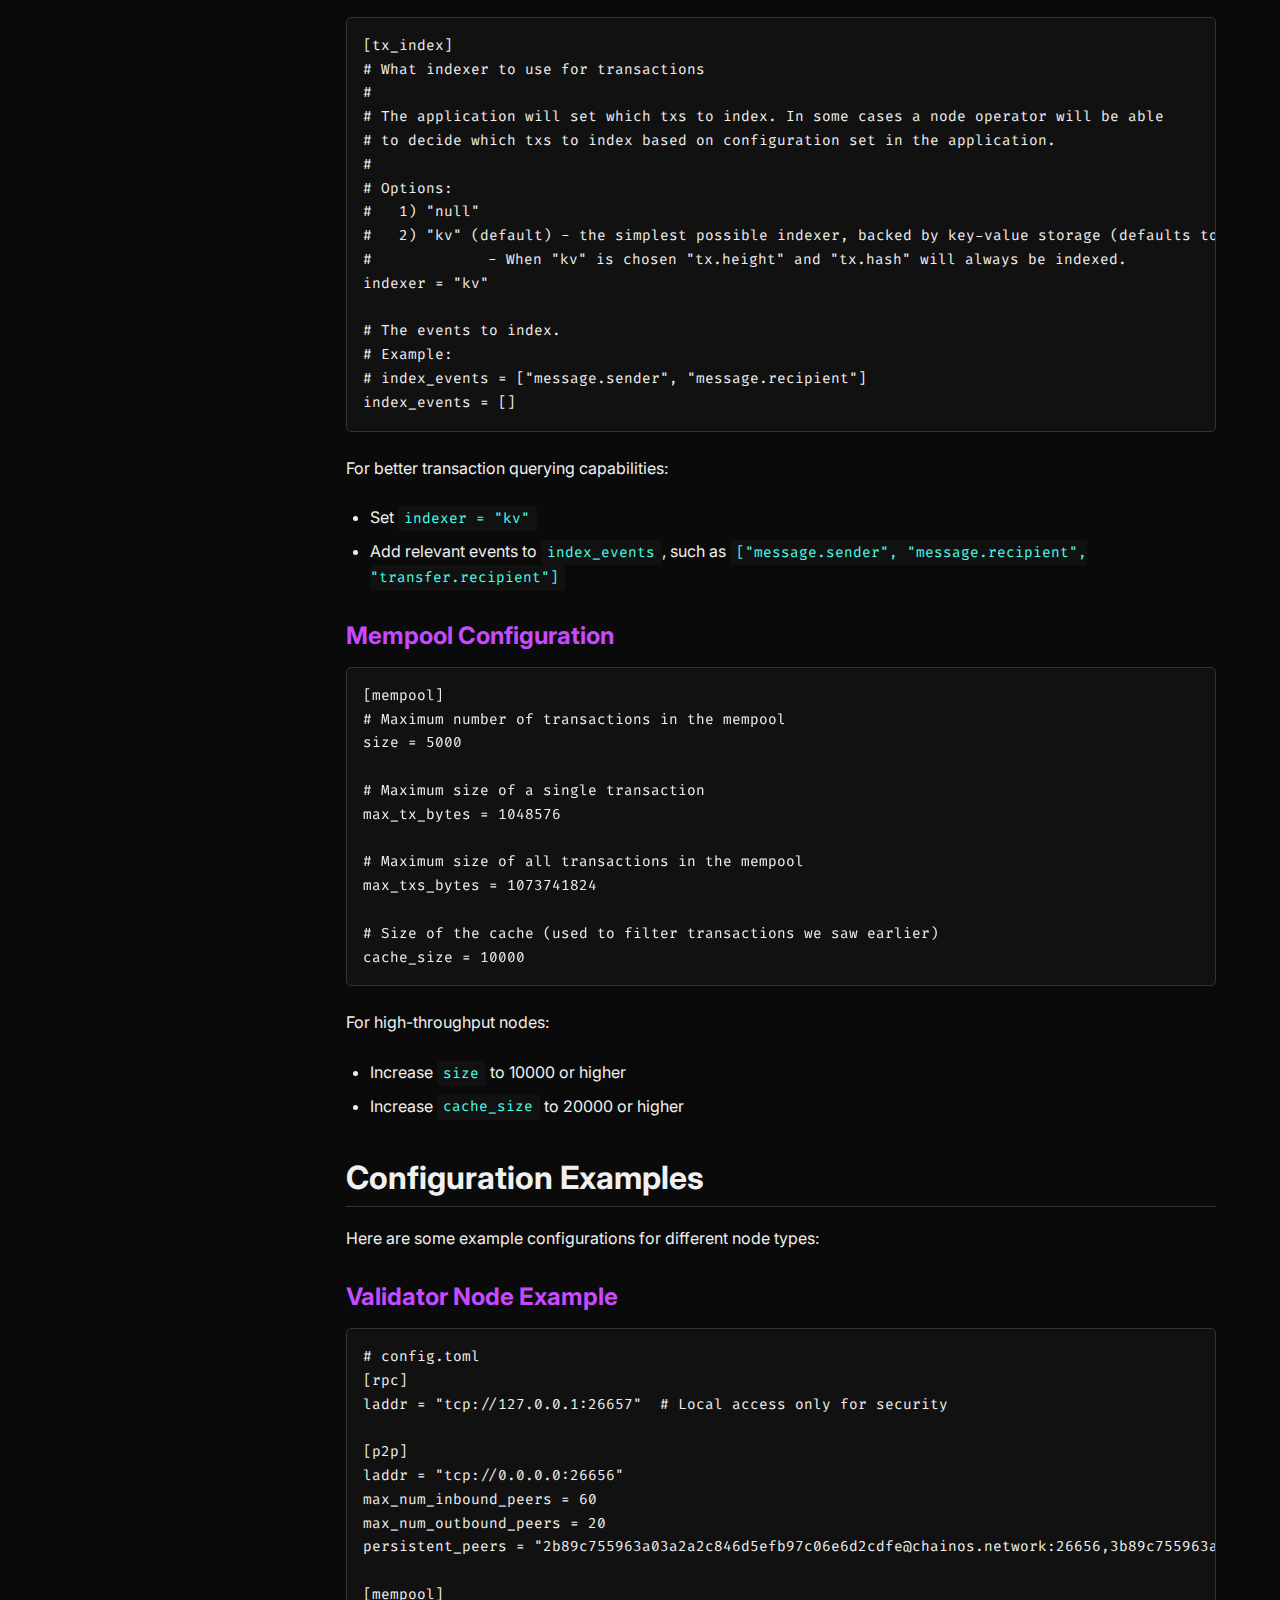
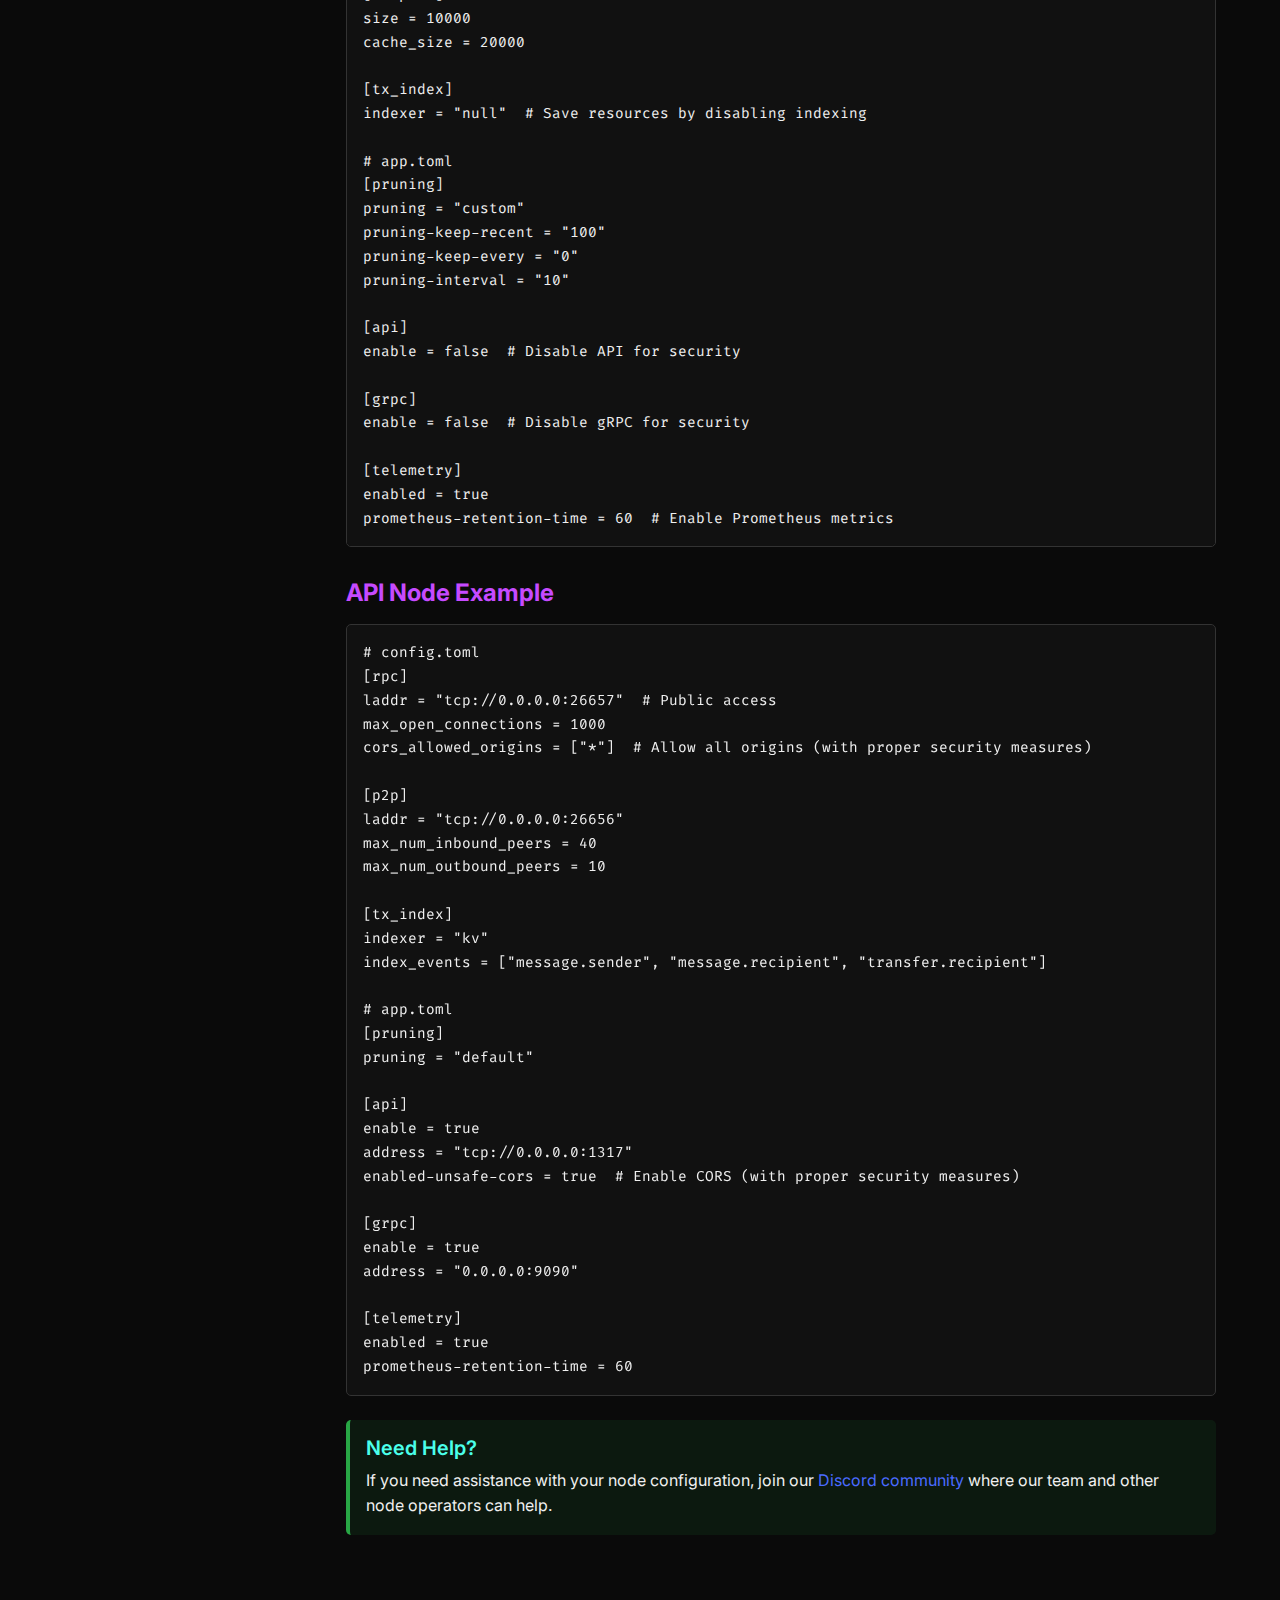
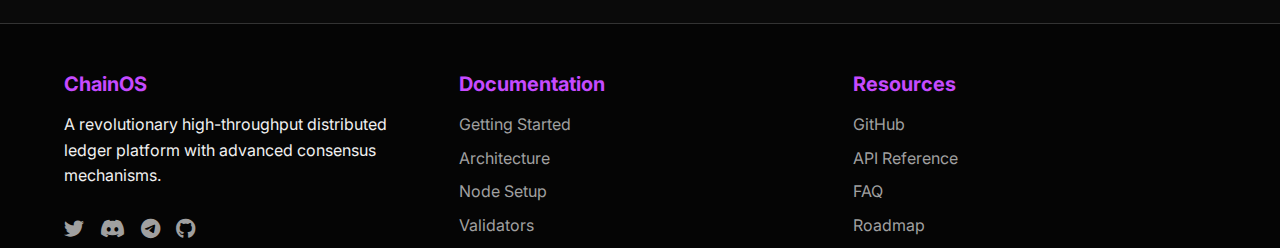
<file: docs/node-configuration.html>
<!DOCTYPE html>
<html lang="en">
<head>
    <meta charset="UTF-8">
    <meta name="viewport" content="width=device-width, initial-scale=1.0">
    <title>Node Configuration - ChainOS Documentation</title>
    <meta name="description" content="Detailed guide for configuring ChainOS nodes with optimal settings for different use cases and environments.">
    <link rel="stylesheet" href="https://cdnjs.cloudflare.com/ajax/libs/font-awesome/6.0.0/css/all.min.css">
    <link rel="stylesheet" href="https://fonts.googleapis.com/css2?family=Inter:wght@400;500;600;700&family=Fira+Code:wght@400;500&display=swap">
    <link rel="stylesheet" href="../assets/css/styles.css">
    <link rel="icon" href="../assets/ChainOS-logo.svg">
</head>
<body>
    <header class="header">
        <div class="container header-container">
            <div class="logo">
                <img src="../assets/ChainOS-logo.svg" alt="ChainOS Logo">
                <h1>ChainOS</h1>
            </div>
            <nav>
                <ul class="nav-links">
                    <li><a href="../index.html#features">Features</a></li>
                    <li><a href="getting-started.html">Documentation</a></li>
                    <li><a href="node-setup.html">Node Setup</a></li>
                    <li><a href="validators.html">Validators</a></li>
                    <li><a href="https://github.com/o-c-foundation/ChainOS--Mainnet" target="_blank">GitHub</a></li>
                </ul>
            </nav>
        </div>
    </header>

    <div class="container docs-container">
        <aside class="sidebar">
            <div class="sidebar-section">
                <div class="sidebar-section-title">Getting Started</div>
                <ul class="sidebar-nav">
                    <li><a href="getting-started.html">Introduction</a></li>
                    <li><a href="architecture.html">Architecture</a></li>
                    <li><a href="node-setup.html">Node Setup</a></li>
                </ul>
            </div>
            <div class="sidebar-section">
                <div class="sidebar-section-title">Node Operation</div>
                <ul class="sidebar-nav">
                    <li><a href="node-configuration.html" class="active">Configuration</a></li>
                    <li><a href="node-maintenance.html">Maintenance</a></li>
                    <li><a href="node-monitoring.html">Monitoring</a></li>
                    <li><a href="node-security.html">Security</a></li>
                </ul>
            </div>
            <div class="sidebar-section">
                <div class="sidebar-section-title">Validators</div>
                <ul class="sidebar-nav">
                    <li><a href="validators.html">Becoming a Validator</a></li>
                    <li><a href="validator-responsibilities.html">Responsibilities</a></li>
                    <li><a href="validator-rewards.html">Rewards & Economics</a></li>
                </ul>
            </div>
            <div class="sidebar-section">
                <div class="sidebar-section-title">CLI & API</div>
                <ul class="sidebar-nav">
                    <li><a href="cli.html">CLI Guide</a></li>
                    <li><a href="api.html">API Reference</a></li>
                    <li><a href="rpc-endpoints.html">RPC Endpoints</a></li>
                </ul>
            </div>
        </aside>

        <main class="content">
            <h1>ChainOS Node Configuration</h1>
            
            <div class="alert alert-info">
                <h4 class="alert-title">Configuration Overview</h4>
                <p>This guide provides detailed information on configuring your ChainOS node for optimal performance and security. Proper configuration is essential for stable node operation and network participation.</p>
            </div>

            <h2 id="configuration-files">Configuration Files</h2>
            <p>ChainOS uses several configuration files located in the <code>~/.chainosd/config/</code> directory:</p>

            <div class="card">
                <h3>Primary Configuration Files</h3>
                <ul>
                    <li><strong>config.toml:</strong> Main configuration file for the node (consensus, p2p, etc.)</li>
                    <li><strong>app.toml:</strong> Application-specific configuration (API, state sync, etc.)</li>
                    <li><strong>client.toml:</strong> Client configuration for the CLI</li>
                    <li><strong>genesis.json:</strong> Initial state of the blockchain</li>
                    <li><strong>priv_validator_key.json:</strong> Private key for validator operations (validators only)</li>
                    <li><strong>node_key.json:</strong> Private key for p2p communication</li>
                </ul>
            </div>

            <div class="alert alert-warning">
                <h4 class="alert-title">Security Warning</h4>
                <p>The <code>priv_validator_key.json</code> file contains sensitive private key information. For validators, it's crucial to secure this file properly. Consider using a Hardware Security Module (HSM) for production validators.</p>
            </div>

            <h2 id="config-toml">config.toml Configuration</h2>
            <p>The <code>config.toml</code> file contains settings for the consensus engine and networking components. Here are the key sections and parameters:</p>

            <h3 id="base-config">Base Configuration</h3>
            <div class="code-block">
                <pre><code># TCP or UNIX socket address of the ABCI application,
# or the name of an ABCI application compiled in with the Tendermint binary
proxy_app = "tcp://127.0.0.1:26658"

# A custom human readable name for this node
moniker = "my-node-name"

# Database backend: goleveldb | cleveldb | boltdb | rocksdb
# * goleveldb (github.com/syndtr/goleveldb - most popular implementation)
# * cleveldb (uses levigo wrapper)
# * boltdb (uses etcd's fork of bolt - github.com/etcd-io/bbolt)
# * rocksdb (uses github.com/tecbot/gorocksdb)
db_backend = "goleveldb"

# Database directory
db_dir = "data"

# Output level for logging, including package level options
log_level = "info"</code></pre>
            </div>

            <p>Recommended changes:</p>
            <ul>
                <li><strong>moniker:</strong> Set a unique, descriptive name for your node</li>
                <li><strong>db_backend:</strong> For high-performance nodes, consider using "rocksdb"</li>
                <li><strong>log_level:</strong> Use "info" for normal operation, "debug" for troubleshooting</li>
            </ul>

            <h3 id="rpc-config">RPC Configuration</h3>
            <div class="code-block">
                <pre><code>[rpc]
# TCP or UNIX socket address for the RPC server to listen on
laddr = "tcp://127.0.0.1:26657"

# A list of origins a cross-domain request can be executed from
# Default value '[]' disables cors support
# Use '["*"]' to allow any origin
cors_allowed_origins = []

# Maximum number of simultaneous connections
max_open_connections = 1000

# Maximum number of unique client subscriptions
max_subscription_clients = 100</code></pre>
            </div>

            <p>Recommended changes:</p>
            <ul>
                <li><strong>laddr:</strong> For public nodes, change to "tcp://0.0.0.0:26657" to allow external connections</li>
                <li><strong>cors_allowed_origins:</strong> For API services, set appropriate CORS origins</li>
                <li><strong>max_open_connections:</strong> Adjust based on expected load (higher for public API nodes)</li>
            </ul>

            <div class="alert alert-warning">
                <h4 class="alert-title">Security Note</h4>
                <p>When exposing RPC endpoints publicly, ensure you have proper firewall rules and rate limiting in place to prevent abuse.</p>
            </div>

            <h3 id="p2p-config">P2P Configuration</h3>
            <div class="code-block">
                <pre><code>[p2p]
# Address to listen for incoming connections
laddr = "tcp://0.0.0.0:26656"

# Maximum number of inbound peers
max_num_inbound_peers = 40

# Maximum number of outbound peers to connect to, excluding persistent peers
max_num_outbound_peers = 10

# List of node IDs, to which a connection will be (re)established ignoring any existing limits
unconditional_peer_ids = ""

# Comma separated list of peer IDs to keep private (will not be gossiped to other peers)
private_peer_ids = ""

# Toggle to disable guard against peers connecting from the same ip
allow_duplicate_ip = false

# Peer connection configuration
handshake_timeout = "20s"
dial_timeout = "3s"

# Comma separated list of seed nodes to connect to
seeds = "2b89c755963a03a2a2c846d5efb97c06e6d2cdfe@seed.chainos.network:26656,3b89c755963a03a2a2c846d5efb97c06e6d2cdfe@seed2.chainos.network:26656"

# Comma separated list of nodes to keep persistent connections to
persistent_peers = "2b89c755963a03a2a2c846d5efb97c06e6d2cdfe@chainos.network:26656"</code></pre>
            </div>

            <p>Recommended changes:</p>
            <ul>
                <li><strong>max_num_inbound_peers, max_num_outbound_peers:</strong> Increase for better network connectivity (60/20 for validators)</li>
                <li><strong>seeds, persistent_peers:</strong> Update with reliable seed nodes and peers</li>
                <li><strong>handshake_timeout, dial_timeout:</strong> Increase for nodes with slower network connections</li>
            </ul>

            <h3 id="consensus-config">Consensus Configuration</h3>
            <div class="code-block">
                <pre><code>[consensus]
# How long we wait for a proposal block before prevoting nil
timeout_propose = "3s"
# How long we wait after receiving +2/3 prevotes for "anything" (i.e. not a single block or nil)
timeout_prevote = "1s"
# How long we wait after receiving +2/3 precommits for "anything" (i.e. not a single block or nil)
timeout_precommit = "1s"
# How long we wait after committing a block, before starting on the new height
timeout_commit = "1s"

# Make progress as soon as we have all the precommits (as if TimeoutCommit = 0)
skip_timeout_commit = false

# EmptyBlocks mode and possible interval between empty blocks
create_empty_blocks = true
create_empty_blocks_interval = "0s"</code></pre>
            </div>

            <p>Recommended changes:</p>
            <ul>
                <li><strong>timeout_commit:</strong> Default is optimal for most cases</li>
                <li><strong>create_empty_blocks:</strong> Set to false to reduce chain bloat (but may affect some applications)</li>
            </ul>

            <h3 id="statesync-config">State Sync Configuration</h3>
            <div class="code-block">
                <pre><code>[statesync]
# State sync rapidly bootstraps a new node by discovering, fetching, and restoring a state machine
# snapshot from peers instead of fetching and replaying historical blocks
enable = false

# RPC servers (comma-separated) for light client verification of the synced state machine and
# retrieval of state data for node bootstrapping
rpc_servers = "chainos.network:26657,chainos-backup.network:26657"

# Trusted block height
trust_height = 0

# Trusted block hash
trust_hash = ""

# Trusted block header provider
trust_period = "168h0m0s"</code></pre>
            </div>

            <p>To enable state sync (for faster node synchronization):</p>
            <ol>
                <li>Set <code>enable = true</code></li>
                <li>Set <code>rpc_servers</code> to reliable RPC endpoints</li>
                <li>Get a recent block height and its hash from a trusted source</li>
                <li>Set <code>trust_height</code> to that block height</li>
                <li>Set <code>trust_hash</code> to that block's hash</li>
            </ol>

            <div class="alert alert-info">
                <h4 class="alert-title">State Sync Tip</h4>
                <p>You can get a recent block height and hash by running:</p>
                <code>curl -s "chainos.network:26657/block?height=3500000" | jq -r '.result.block_id.hash'</code>
                <p>Replace 3500000 with a recent block height.</p>
            </div>

            <h2 id="app-toml">app.toml Configuration</h2>
            <p>The <code>app.toml</code> file contains application-specific settings. Here are the key sections:</p>

            <h3 id="api-config">API Configuration</h3>
            <div class="code-block">
                <pre><code>[api]
# Enable defines if the API server should be enabled.
enable = true

# Address defines the API server to listen on.
address = "tcp://0.0.0.0:1317"

# EnableUnsafeCORS defines if CORS should be enabled (unsafe - use it at your own risk).
enabled-unsafe-cors = false</code></pre>
            </div>

            <p>Recommended changes:</p>
            <ul>
                <li><strong>enable:</strong> Set to true to enable the REST API</li>
                <li><strong>address:</strong> Change to "tcp://127.0.0.1:1317" for local-only access, or "tcp://0.0.0.0:1317" for public access</li>
                <li><strong>enabled-unsafe-cors:</strong> Only enable if you need cross-origin requests (with proper security measures)</li>
            </ul>

            <h3 id="grpc-config">gRPC Configuration</h3>
            <div class="code-block">
                <pre><code>[grpc]
# Enable defines if the gRPC server should be enabled.
enable = true

# Address defines the gRPC server address to bind to.
address = "0.0.0.0:9090"</code></pre>
            </div>

            <p>Recommended changes:</p>
            <ul>
                <li><strong>enable:</strong> Set to true if you need gRPC services</li>
                <li><strong>address:</strong> Change to "127.0.0.1:9090" for local-only access</li>
            </ul>

            <h3 id="telemetry-config">Telemetry Configuration</h3>
            <div class="code-block">
                <pre><code>[telemetry]
# Enabled enables the application telemetry functionality. When enabled,
# an in-memory sink is also enabled by default. Operators may also enabled
# other sinks such as Prometheus.
enabled = true

# Enable prefixing gauge values with hostname.
enable-hostname = false

# Enable adding hostname to labels.
enable-hostname-label = false

# Enable adding service to labels.
enable-service-label = false

# PrometheusRetentionTime, when positive, enables a Prometheus metrics sink.
prometheus-retention-time = 0</code></pre>
            </div>

            <p>Recommended changes:</p>
            <ul>
                <li><strong>enabled:</strong> Set to true to enable metrics collection</li>
                <li><strong>prometheus-retention-time:</strong> Set to 60 (seconds) to enable Prometheus metrics</li>
            </ul>

            <h3 id="pruning-config">Pruning Configuration</h3>
            <div class="code-block">
                <pre><code>[pruning]
# Pruning strategy:
# - "nothing": All historic states will be saved, nothing will be deleted (i.e. archiving node).
# - "everything": All saved states will be deleted, storing only the current state.
# - "custom": Allow pruning options to be manually specified through 'pruning-keep-recent',
#   'pruning-keep-every', and 'pruning-interval'.
pruning = "default"

# These are applied if and only if the pruning strategy is custom.
pruning-keep-recent = "100"
pruning-keep-every = "0"
pruning-interval = "10"</code></pre>
            </div>

            <p>Recommended settings for different node types:</p>
            <ul>
                <li><strong>Archive Node:</strong> Set <code>pruning = "nothing"</code></li>
                <li><strong>Full Node:</strong> Use default settings</li>
                <li><strong>Validator Node:</strong> Set <code>pruning = "custom"</code> with <code>pruning-keep-recent = "100"</code></li>
                <li><strong>Resource-Constrained Node:</strong> Set <code>pruning = "everything"</code> (minimal storage requirements)</li>
            </ul>

            <h2 id="client-toml">client.toml Configuration</h2>
            <p>The <code>client.toml</code> file contains settings for the CLI client:</p>

            <div class="code-block">
                <pre><code># Chain ID to sign with
chain-id = "chainos-1"

# Keyring backend, options: os|file|kwallet|pass|test|memory
keyring-backend = "os"

# CLI output format (text|json)
output = "text"

# Node to connect to
node = "tcp://localhost:26657"

# Transaction broadcast mode (sync|async|block)
broadcast-mode = "sync"</code></pre>
            </div>

            <p>Recommended changes:</p>
            <ul>
                <li><strong>chain-id:</strong> Set to the correct chain ID ("chainos-1" for mainnet)</li>
                <li><strong>keyring-backend:</strong> Use "file" for better security on servers</li>
                <li><strong>node:</strong> Set to your preferred RPC endpoint</li>
                <li><strong>broadcast-mode:</strong> Use "sync" for normal operations, "block" when you need immediate confirmation</li>
            </ul>

            <h2 id="optimization">Performance Optimization</h2>
            <p>Here are some recommended configurations for different types of nodes:</p>

            <h3 id="validator-config">Validator Node Configuration</h3>
            <div class="card">
                <h4>Recommended Settings</h4>
                <ul>
                    <li><strong>db_backend:</strong> "rocksdb" for better performance</li>
                    <li><strong>max_num_inbound_peers:</strong> 60</li>
                    <li><strong>max_num_outbound_peers:</strong> 20</li>
                    <li><strong>pruning:</strong> "custom" with pruning-keep-recent = "100"</li>
                    <li><strong>indexer:</strong> "null" (disable indexing to save resources)</li>
                    <li><strong>persistent_peers:</strong> Add multiple reliable peers</li>
                </ul>
            </div>

            <h3 id="api-node-config">API Node Configuration</h3>
            <div class="card">
                <h4>Recommended Settings</h4>
                <ul>
                    <li><strong>api.enable:</strong> true</li>
                    <li><strong>api.address:</strong> "tcp://0.0.0.0:1317" (with proper firewall rules)</li>
                    <li><strong>grpc.enable:</strong> true</li>
                    <li><strong>grpc.address:</strong> "0.0.0.0:9090" (with proper firewall rules)</li>
                    <li><strong>rpc.max_open_connections:</strong> 1000 or higher</li>
                    <li><strong>pruning:</strong> "default" or "custom" with larger keep-recent value</li>
                    <li><strong>indexer:</strong> "kv" (enable indexing for API queries)</li>
                </ul>
            </div>

            <h3 id="archive-node-config">Archive Node Configuration</h3>
            <div class="card">
                <h4>Recommended Settings</h4>
                <ul>
                    <li><strong>pruning:</strong> "nothing" (keep all historical states)</li>
                    <li><strong>indexer:</strong> "kv" (enable indexing for historical queries)</li>
                    <li><strong>state_sync.enable:</strong> false (archive nodes should sync from genesis)</li>
                    <li><strong>db_backend:</strong> "rocksdb" for better performance with large datasets</li>
                </ul>
            </div>

            <h2 id="advanced-config">Advanced Configuration</h2>
            <p>For advanced users, here are some additional configuration options:</p>

            <h3 id="custom-indexer">Custom Indexer Configuration</h3>
            <div class="code-block">
                <pre><code>[tx_index]
# What indexer to use for transactions
#
# The application will set which txs to index. In some cases a node operator will be able
# to decide which txs to index based on configuration set in the application.
#
# Options:
#   1) "null"
#   2) "kv" (default) - the simplest possible indexer, backed by key-value storage (defaults to levelDB; see DBBackend).
# 		- When "kv" is chosen "tx.height" and "tx.hash" will always be indexed.
indexer = "kv"

# The events to index.
# Example:
# index_events = ["message.sender", "message.recipient"]
index_events = []</code></pre>
            </div>

            <p>For better transaction querying capabilities:</p>
            <ul>
                <li>Set <code>indexer = "kv"</code></li>
                <li>Add relevant events to <code>index_events</code>, such as <code>["message.sender", "message.recipient", "transfer.recipient"]</code></li>
            </ul>

            <h3 id="mempool-config">Mempool Configuration</h3>
            <div class="code-block">
                <pre><code>[mempool]
# Maximum number of transactions in the mempool
size = 5000

# Maximum size of a single transaction
max_tx_bytes = 1048576

# Maximum size of all transactions in the mempool
max_txs_bytes = 1073741824

# Size of the cache (used to filter transactions we saw earlier)
cache_size = 10000</code></pre>
            </div>

            <p>For high-throughput nodes:</p>
            <ul>
                <li>Increase <code>size</code> to 10000 or higher</li>
                <li>Increase <code>cache_size</code> to 20000 or higher</li>
            </ul>

            <h2 id="configuration-examples">Configuration Examples</h2>
            <p>Here are some example configurations for different node types:</p>

            <h3 id="validator-example">Validator Node Example</h3>
            <div class="code-block">
                <pre><code># config.toml
[rpc]
laddr = "tcp://127.0.0.1:26657"  # Local access only for security

[p2p]
laddr = "tcp://0.0.0.0:26656"
max_num_inbound_peers = 60
max_num_outbound_peers = 20
persistent_peers = "2b89c755963a03a2a2c846d5efb97c06e6d2cdfe@chainos.network:26656,3b89c755963a03a2a2c846d5efb97c06e6d2cdfe@chainos-backup.network:26656"

[mempool]
size = 10000
cache_size = 20000

[tx_index]
indexer = "null"  # Save resources by disabling indexing

# app.toml
[pruning]
pruning = "custom"
pruning-keep-recent = "100"
pruning-keep-every = "0"
pruning-interval = "10"

[api]
enable = false  # Disable API for security

[grpc]
enable = false  # Disable gRPC for security

[telemetry]
enabled = true
prometheus-retention-time = 60  # Enable Prometheus metrics</code></pre>
            </div>

            <h3 id="api-node-example">API Node Example</h3>
            <div class="code-block">
                <pre><code># config.toml
[rpc]
laddr = "tcp://0.0.0.0:26657"  # Public access
max_open_connections = 1000
cors_allowed_origins = ["*"]  # Allow all origins (with proper security measures)

[p2p]
laddr = "tcp://0.0.0.0:26656"
max_num_inbound_peers = 40
max_num_outbound_peers = 10

[tx_index]
indexer = "kv"
index_events = ["message.sender", "message.recipient", "transfer.recipient"]

# app.toml
[pruning]
pruning = "default"

[api]
enable = true
address = "tcp://0.0.0.0:1317"
enabled-unsafe-cors = true  # Enable CORS (with proper security measures)

[grpc]
enable = true
address = "0.0.0.0:9090"

[telemetry]
enabled = true
prometheus-retention-time = 60</code></pre>
            </div>

            <div class="alert alert-success">
                <h4 class="alert-title">Need Help?</h4>
                <p>If you need assistance with your node configuration, join our <a href="https://discord.gg/opencrypto" target="_blank">Discord community</a> where our team and other node operators can help.</p>
            </div>
        </main>
    </div>

    <footer class="footer">
        <div class="container footer-container">
            <div class="footer-section">
                <h3>ChainOS</h3>
                <p>A revolutionary high-throughput distributed ledger platform with advanced consensus mechanisms.</p>
                <div class="social-links">
                    <a href="https://twitter.com/opencryptofdn" target="_blank"><i class="fab fa-twitter"></i></a>
                    <a href="https://discord.gg/opencrypto" target="_blank"><i class="fab fa-discord"></i></a>
                    <a href="https://t.me/ocfcommunity" target="_blank"><i class="fab fa-telegram"></i></a>
                    <a href="https://github.com/o-c-foundation" target="_blank"><i class="fab fa-github"></i></a>
                </div>
            </div>
            <div class="footer-section">
                <h3>Documentation</h3>
                <ul class="footer-links">
                    <li><a href="getting-started.html">Getting Started</a></li>
                    <li><a href="architecture.html">Architecture</a></li>
                    <li><a href="node-setup.html">Node Setup</a></li>
                    <li><a href="validators.html">Validators</a></li>
                    <li><a href="cli.html">CLI Guide</a></li>
                </ul>
            </div>
            <div class="footer-section">
                <h3>Resources</h3>
                <ul class="footer-links">
                    <li><a href="https://github.com/o-c-foundation/ChainOS--Mainnet" target="_blank">GitHub</a></li>
                    <li><a href="api.html">API Reference</a></li>
                    <li><a href="faq.html">FAQ</a></li>
                    <li><a href="roadmap.html">Roadmap</a></li>
                    <li><a href="https://opencryptofoundation.com/" target="_blank">Open Crypto Foundation</a></li>
                </ul>
            </div>
        </div>
        <div class="container copyright">
            <p>&copy; 2025 Open Crypto Foundation. All rights reserved.</p>
        </div>
    </footer>

    <script src="../assets/js/main.js"></script>
</body>
</html>
</file>
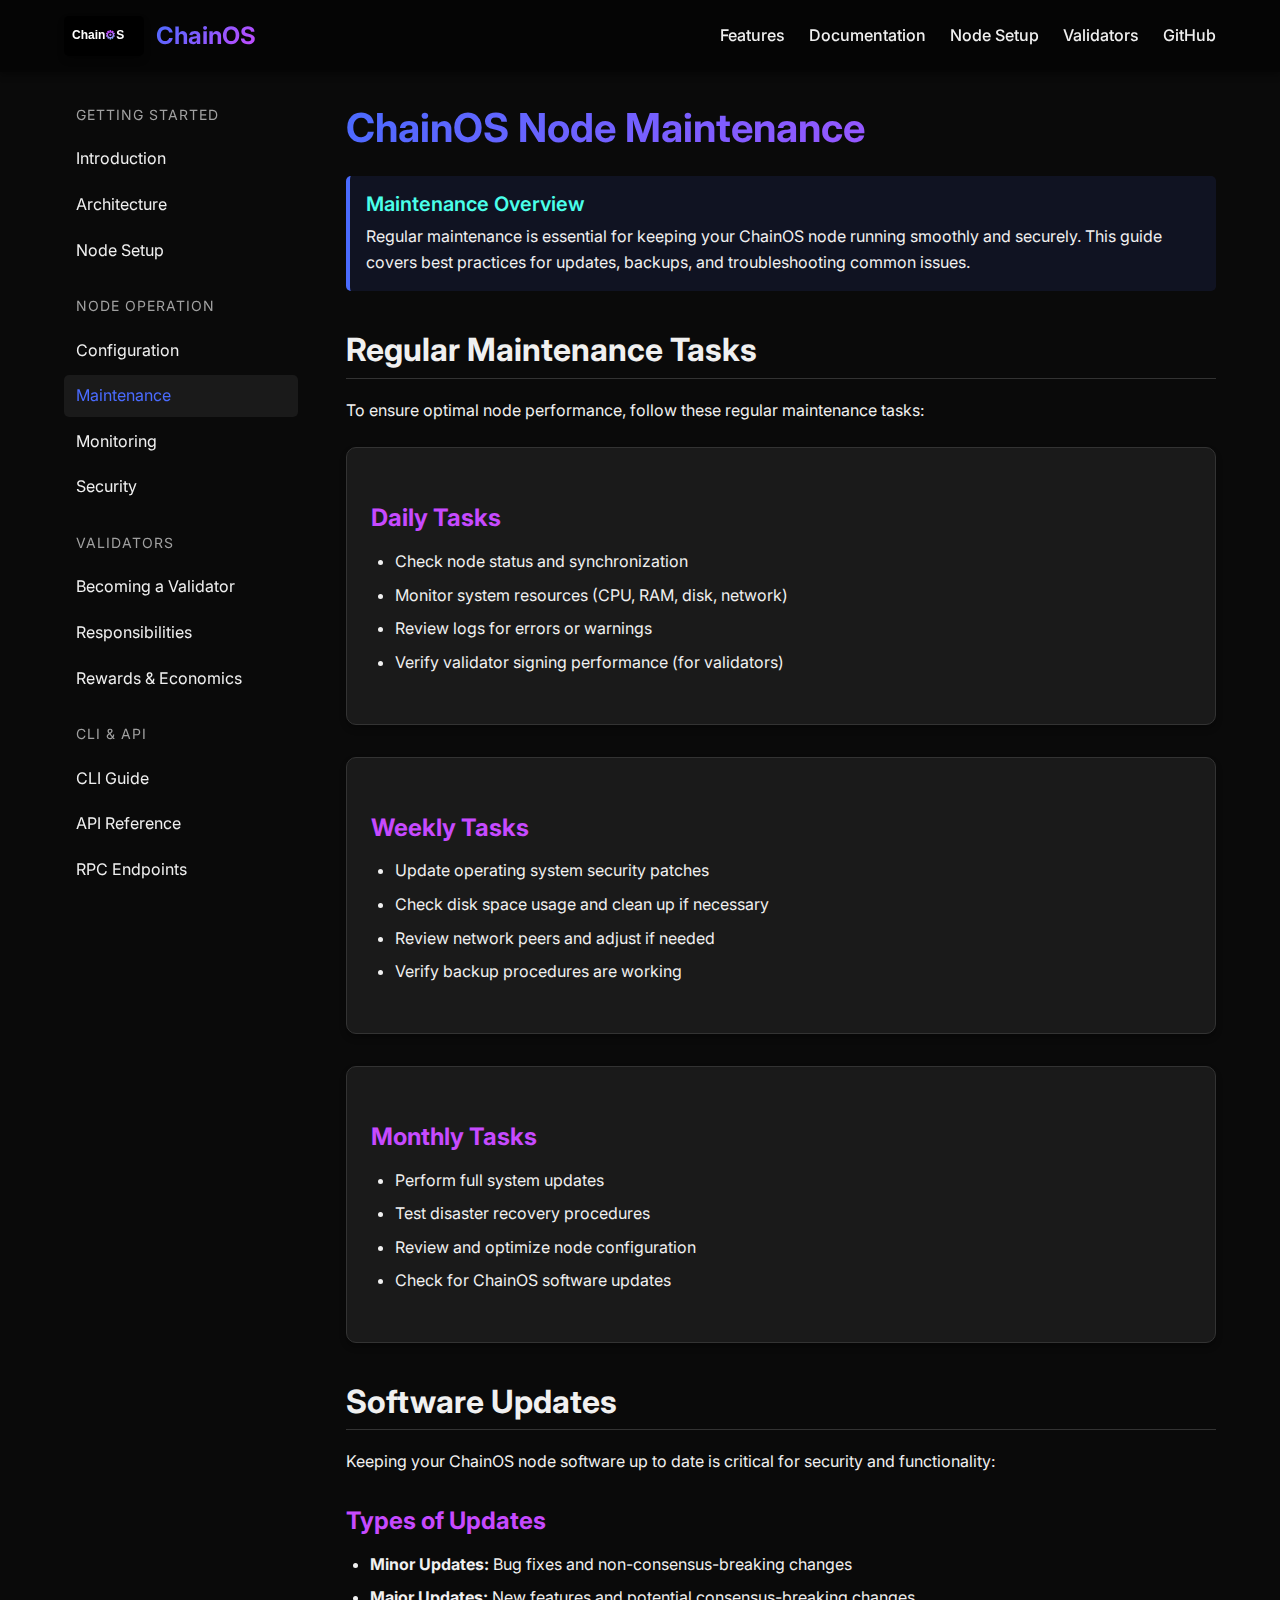
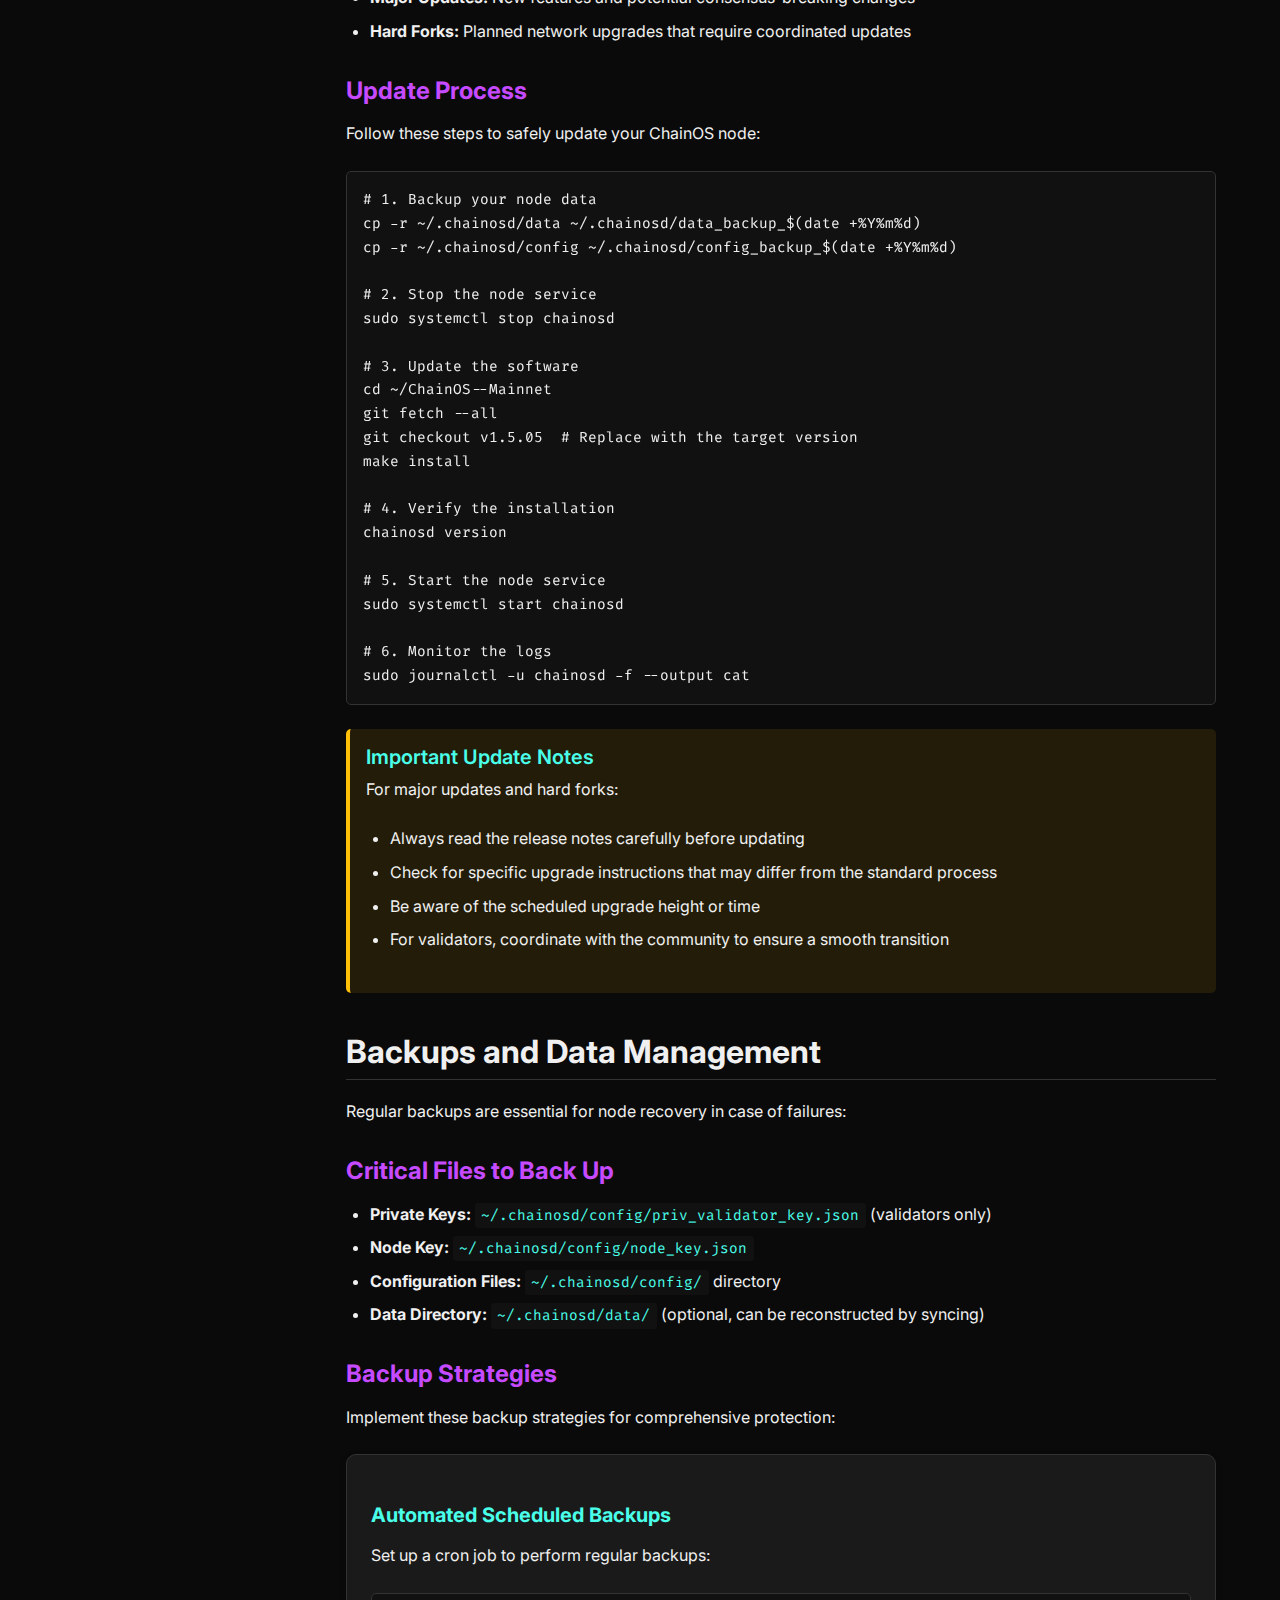
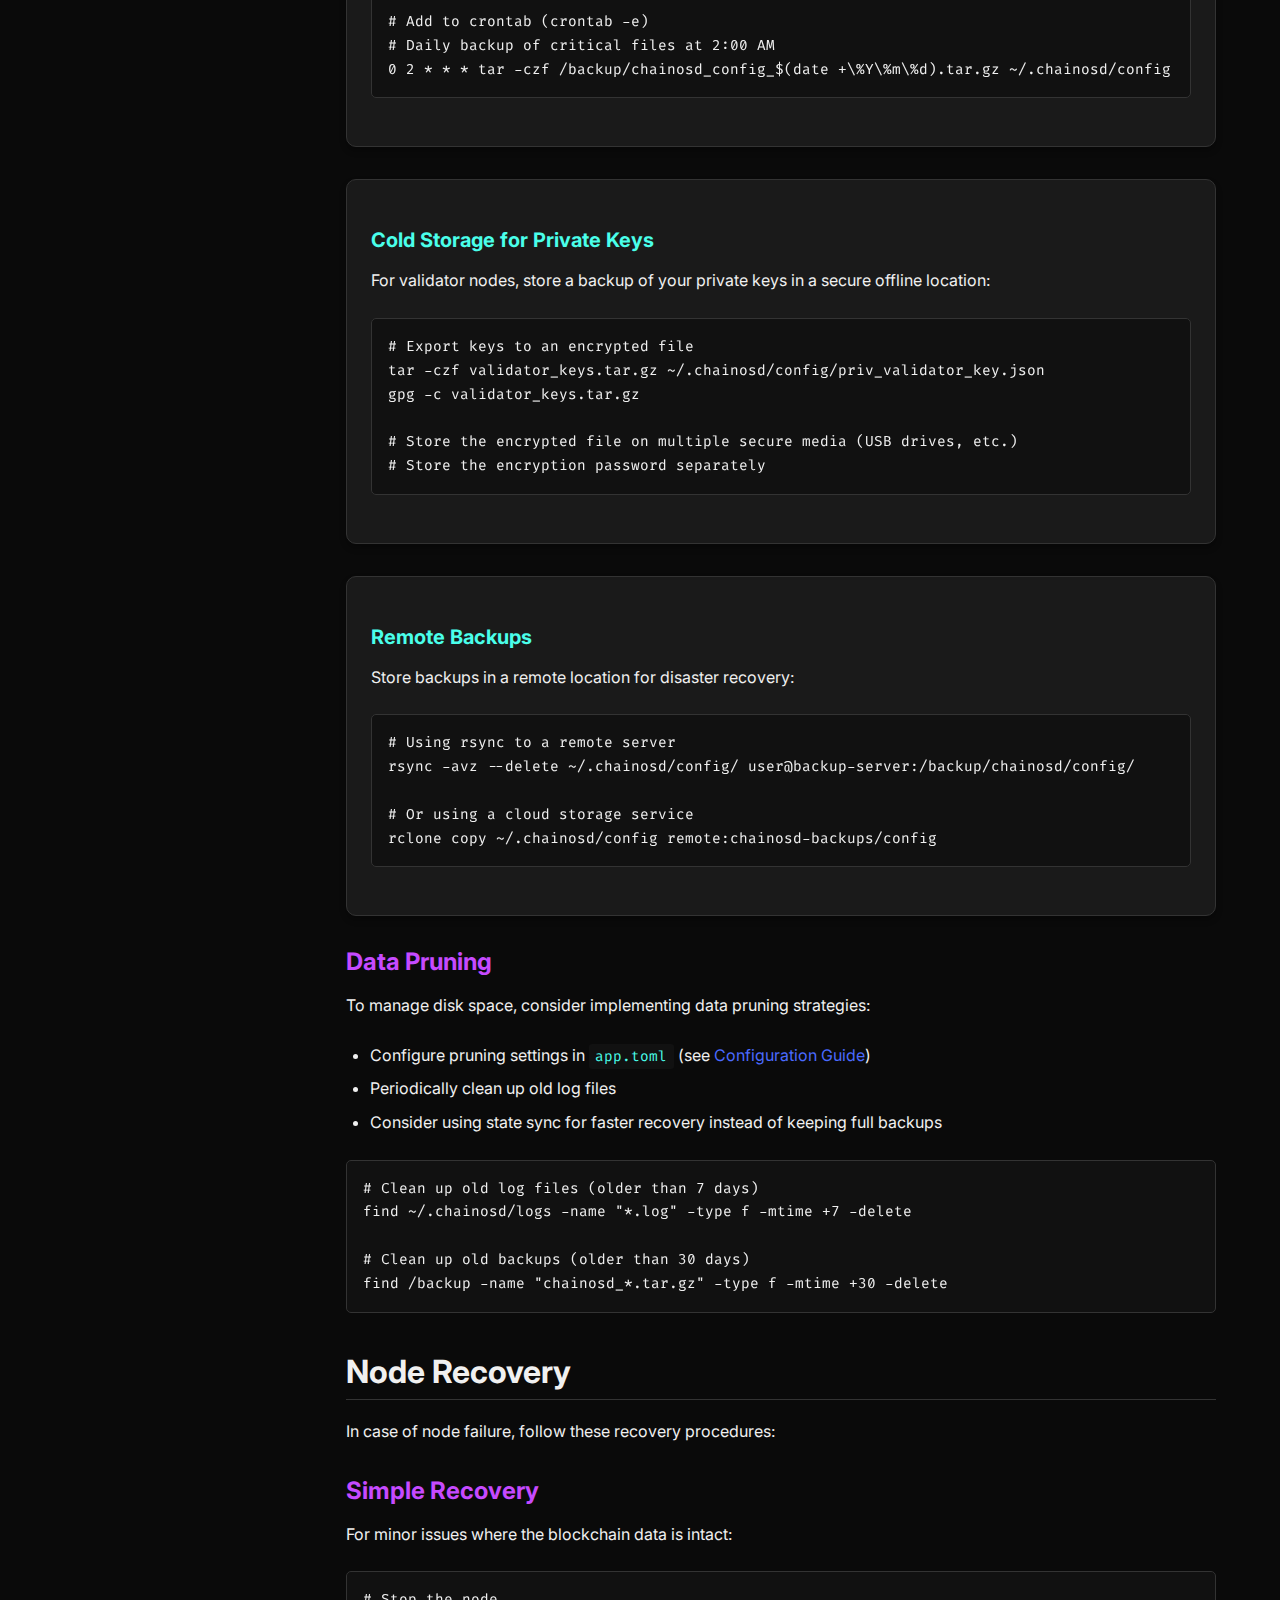
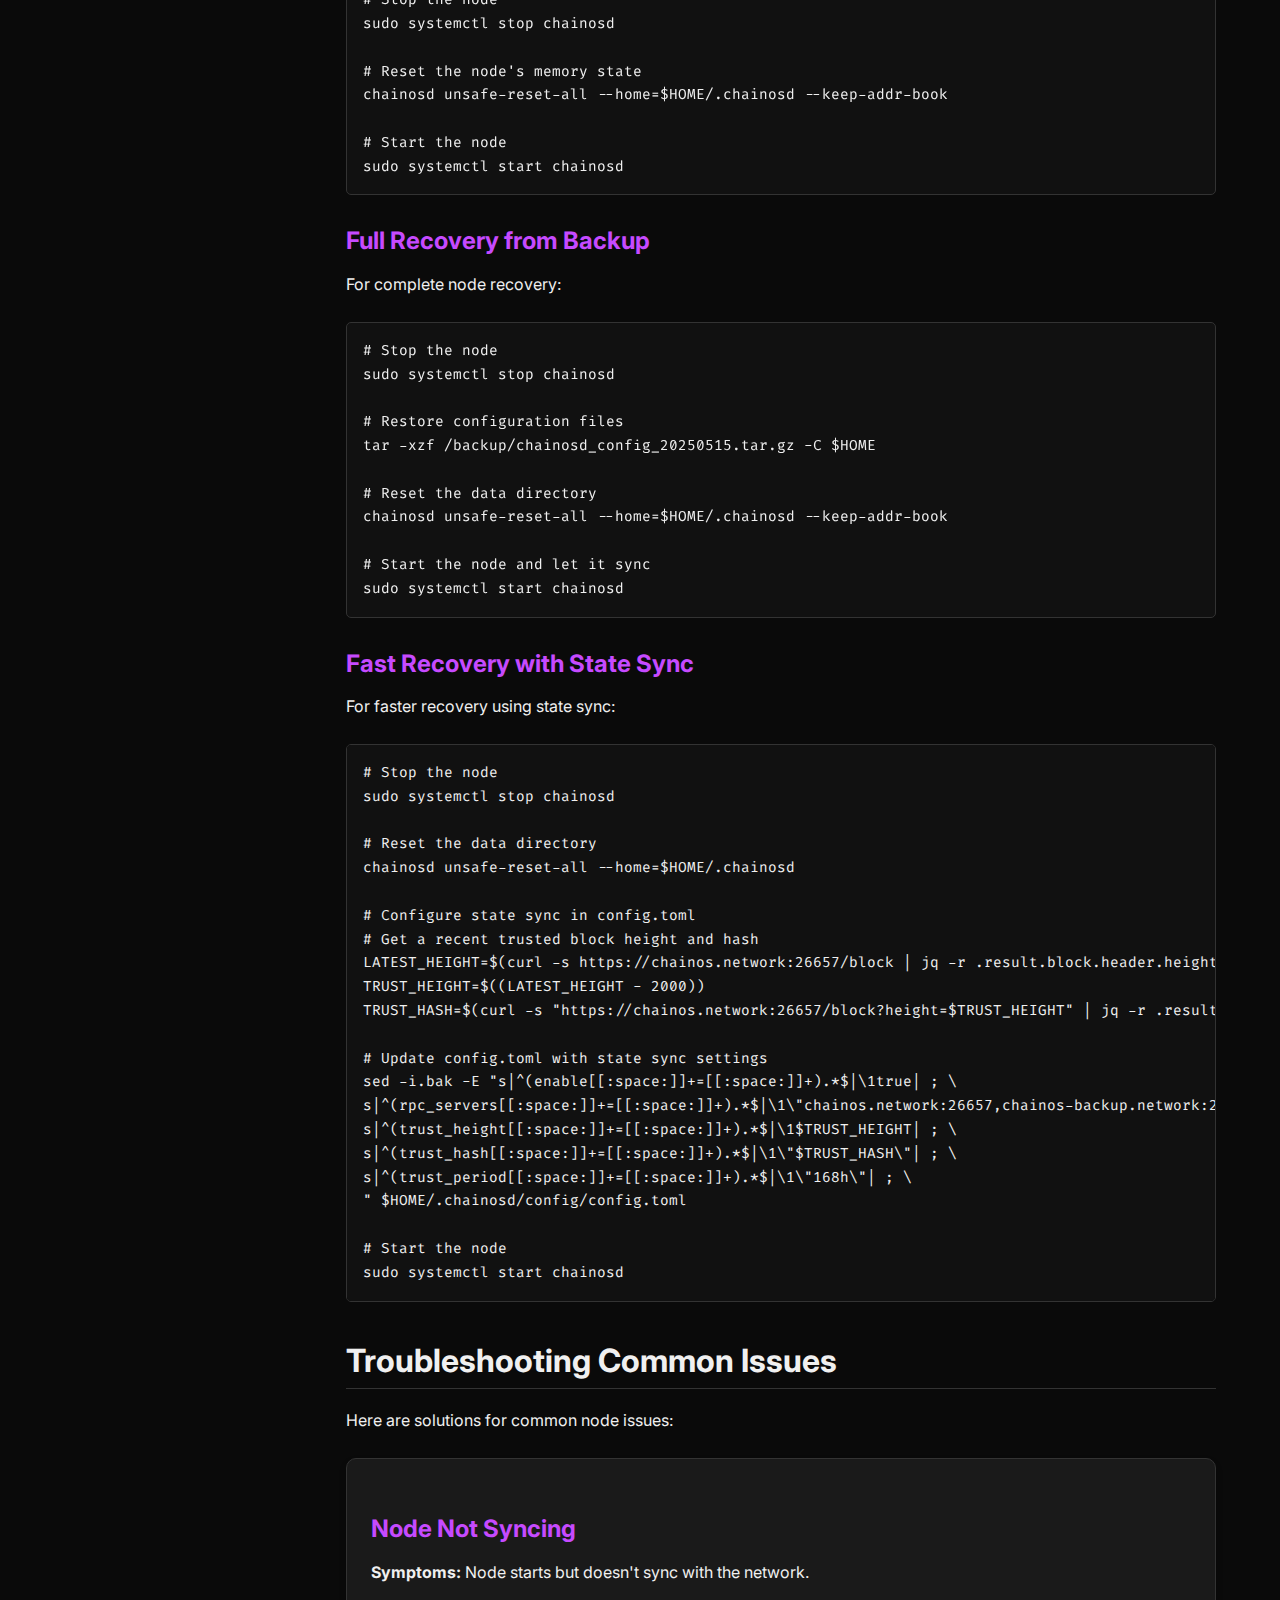
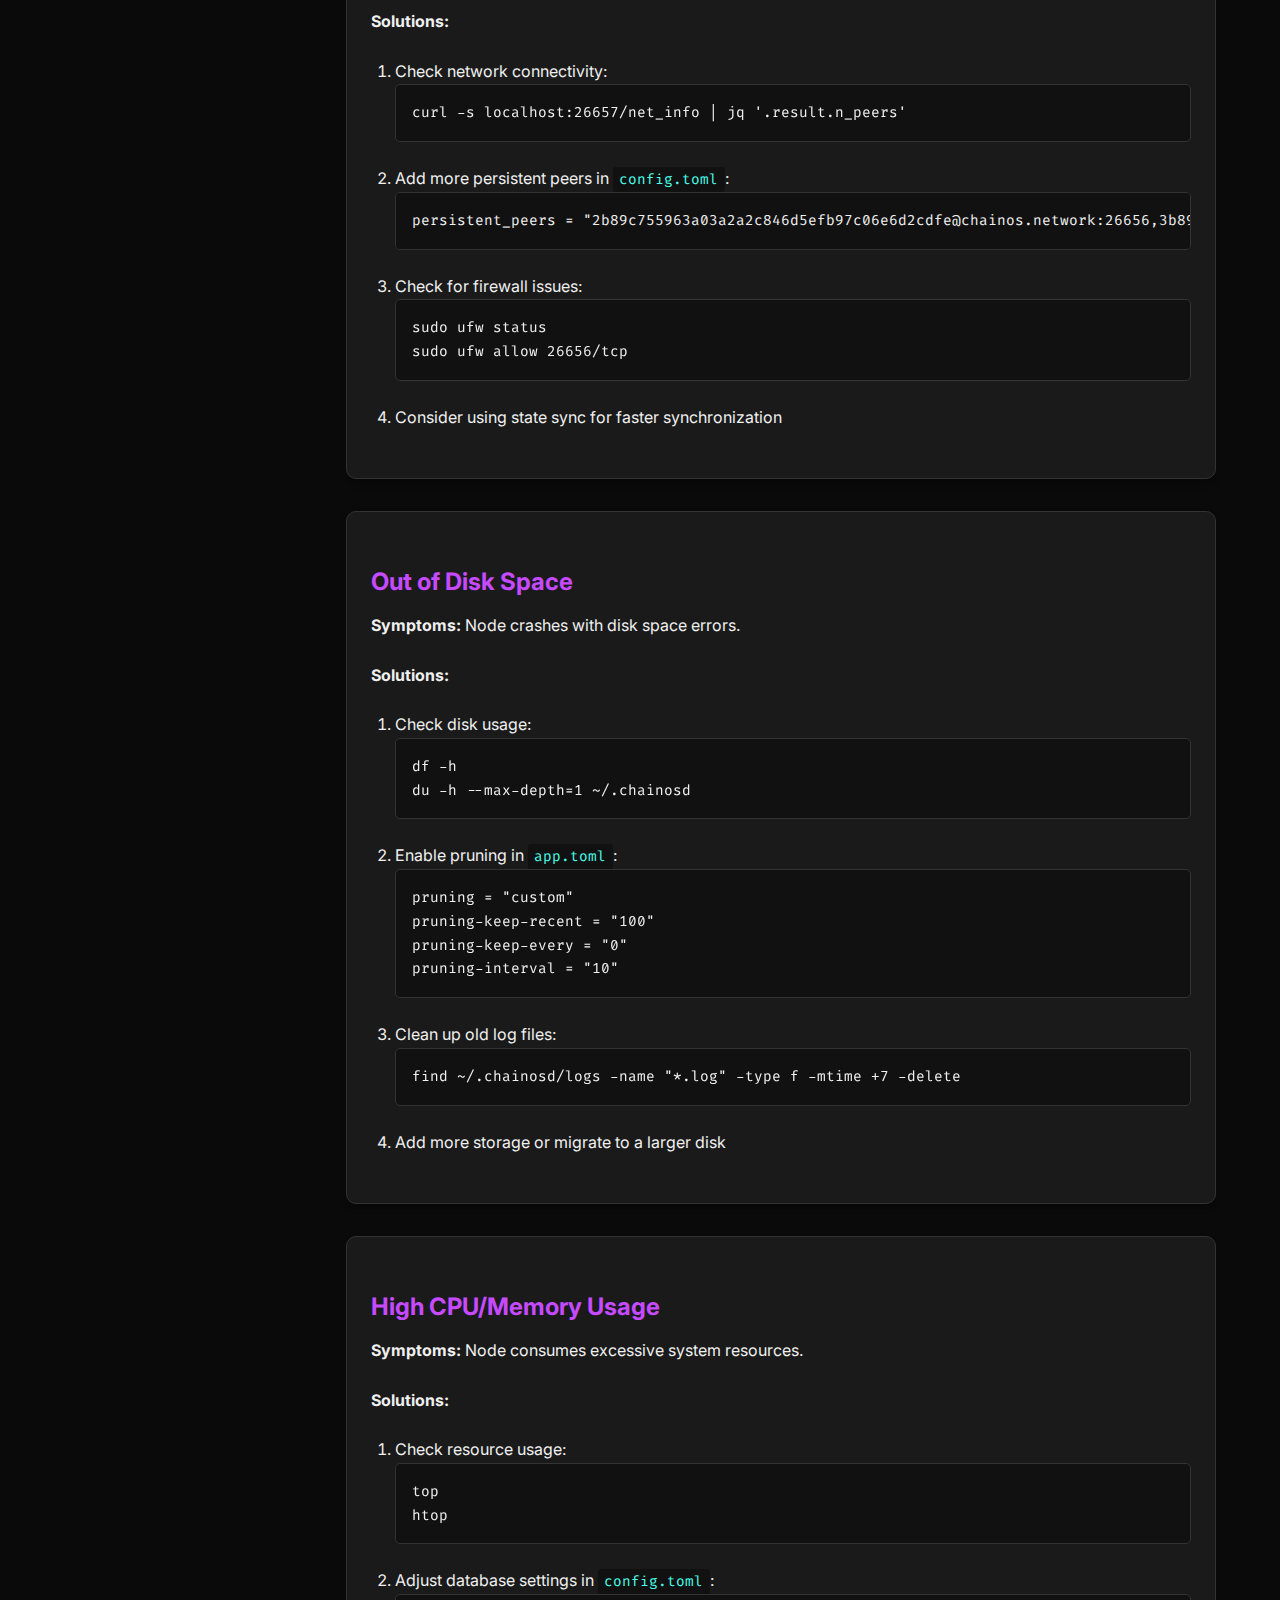
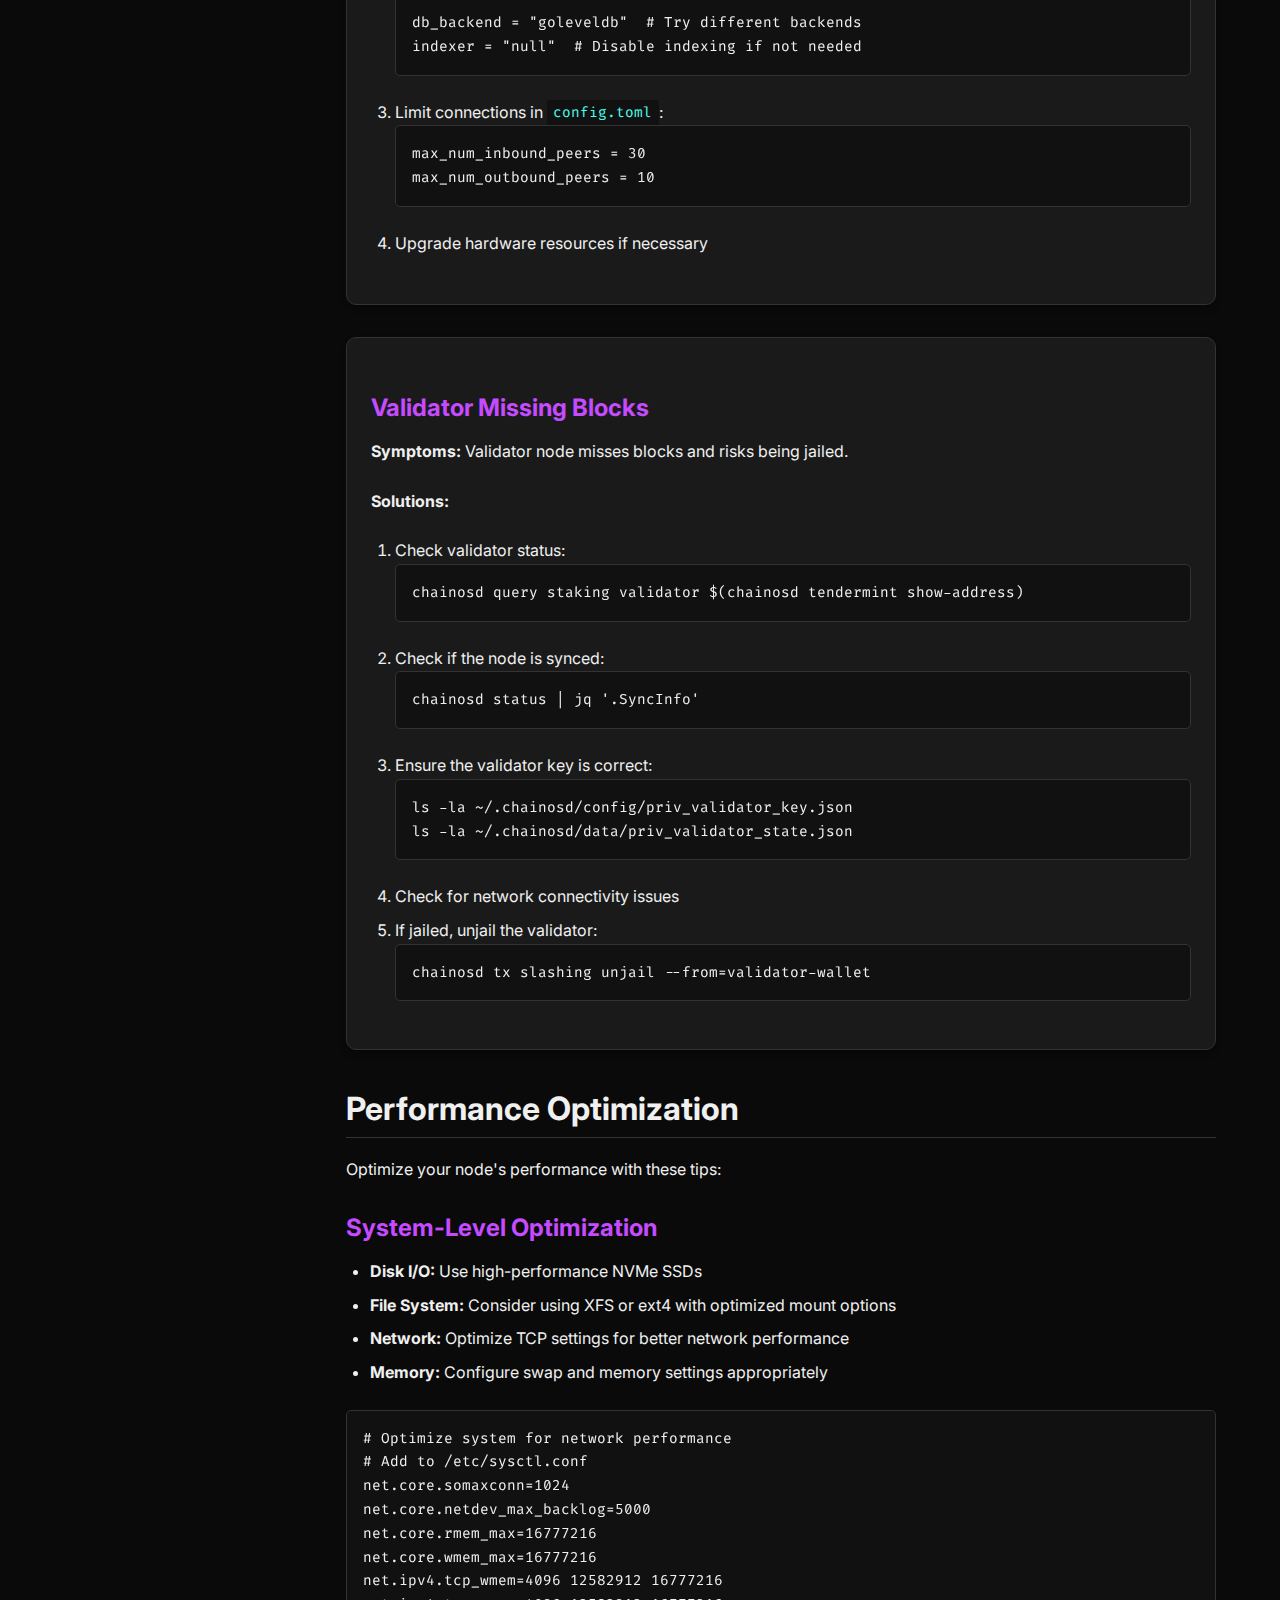
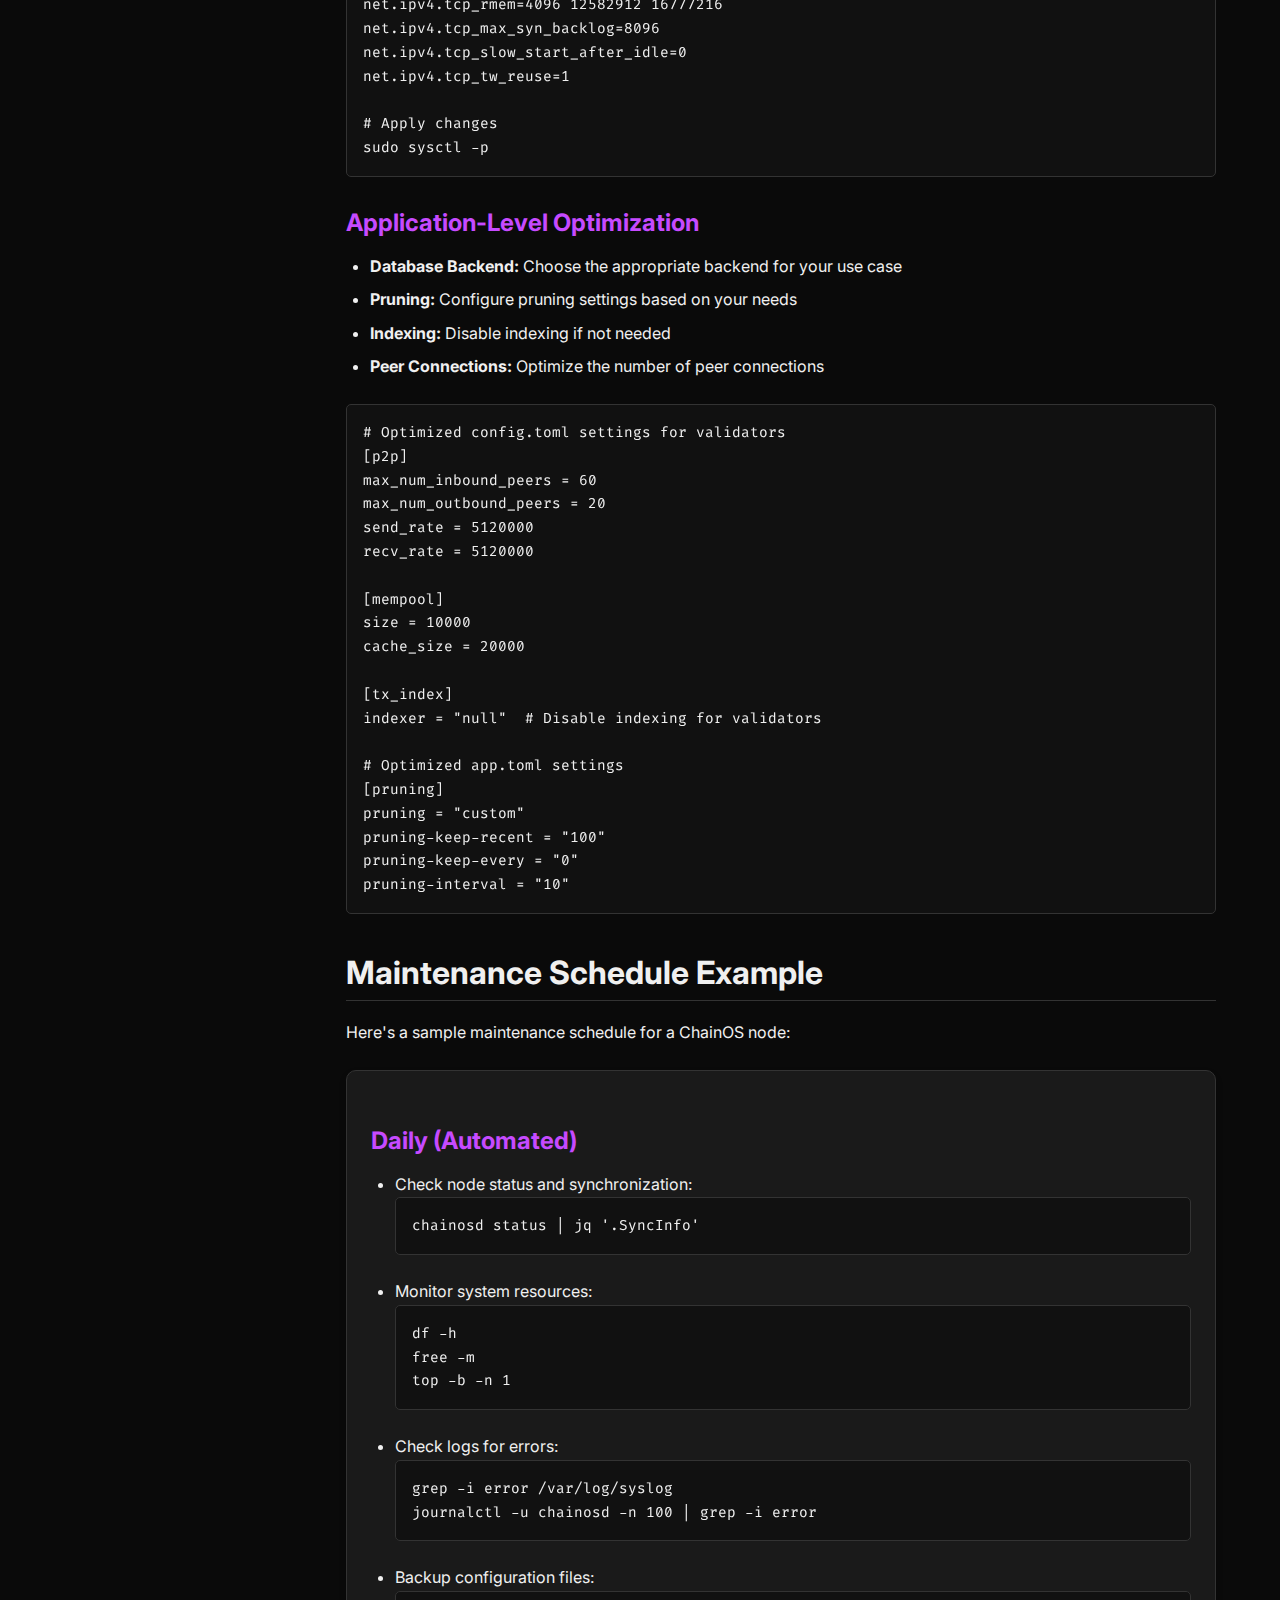
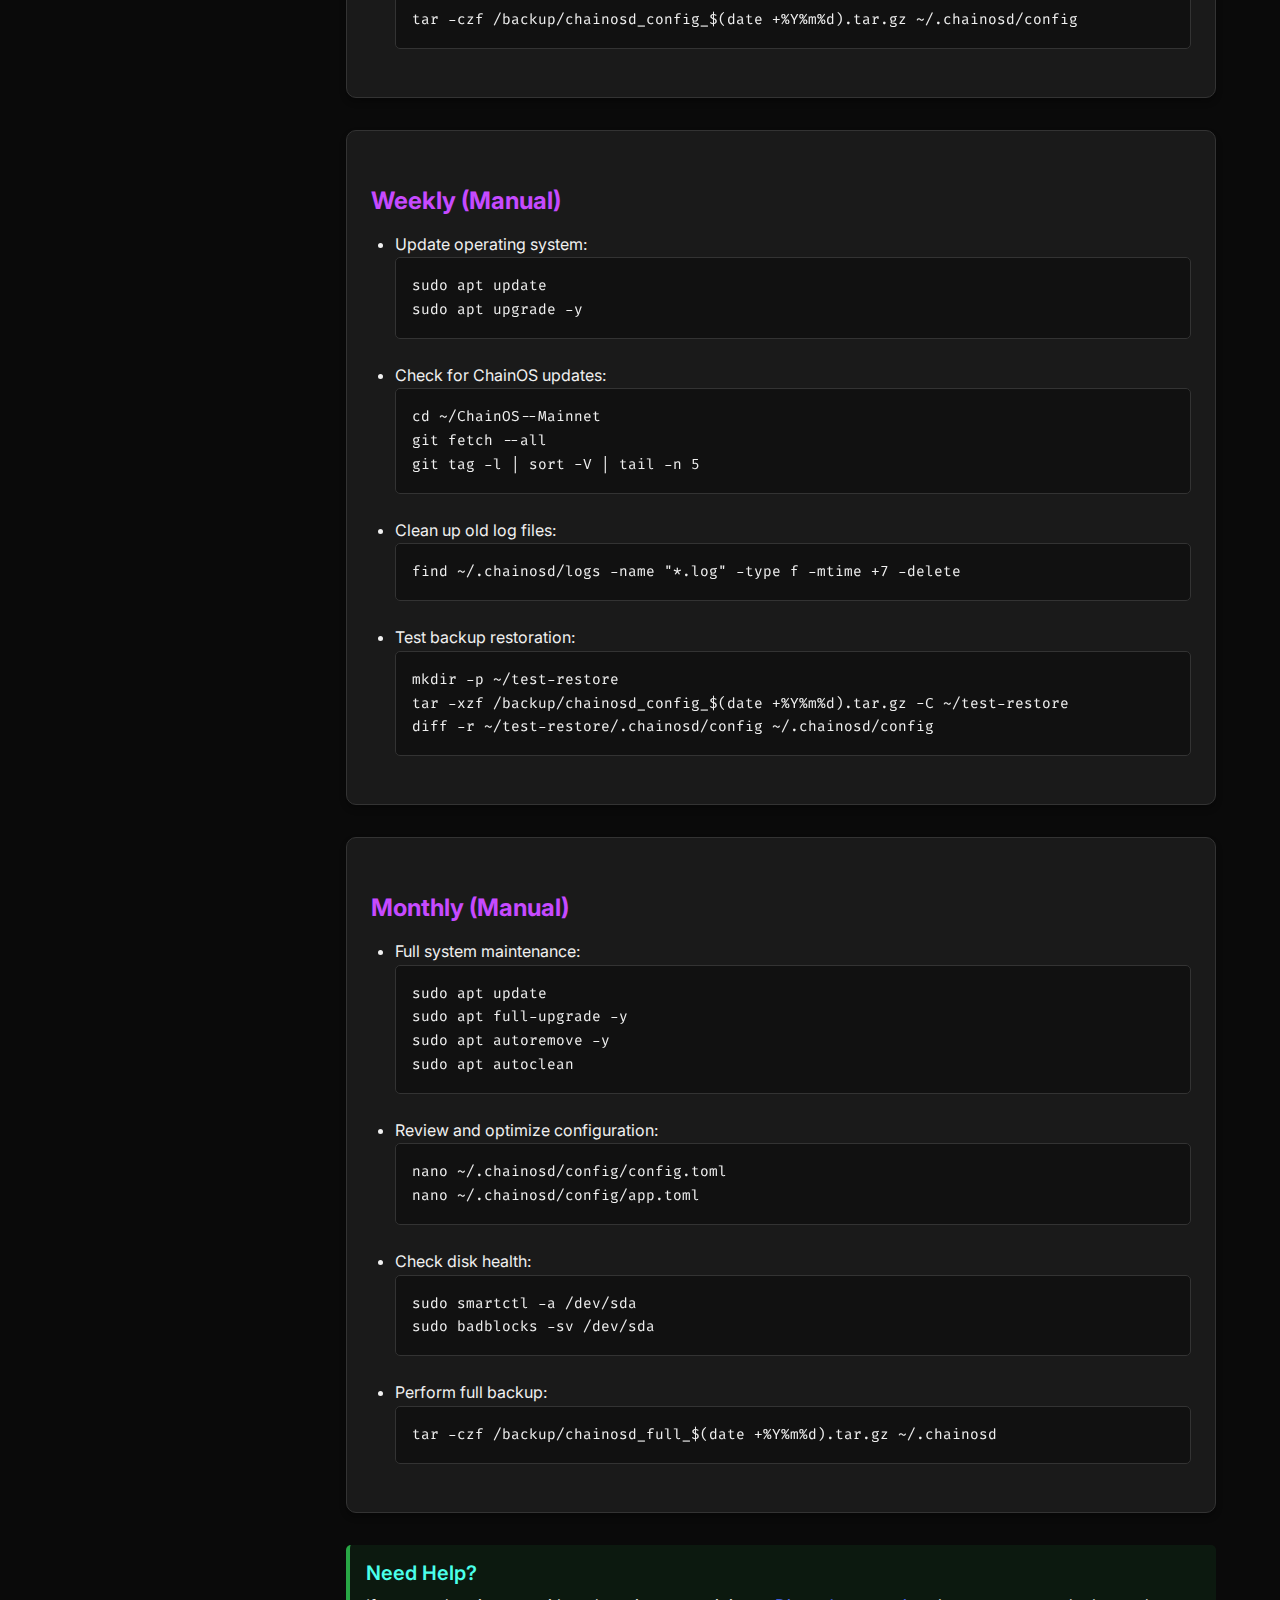
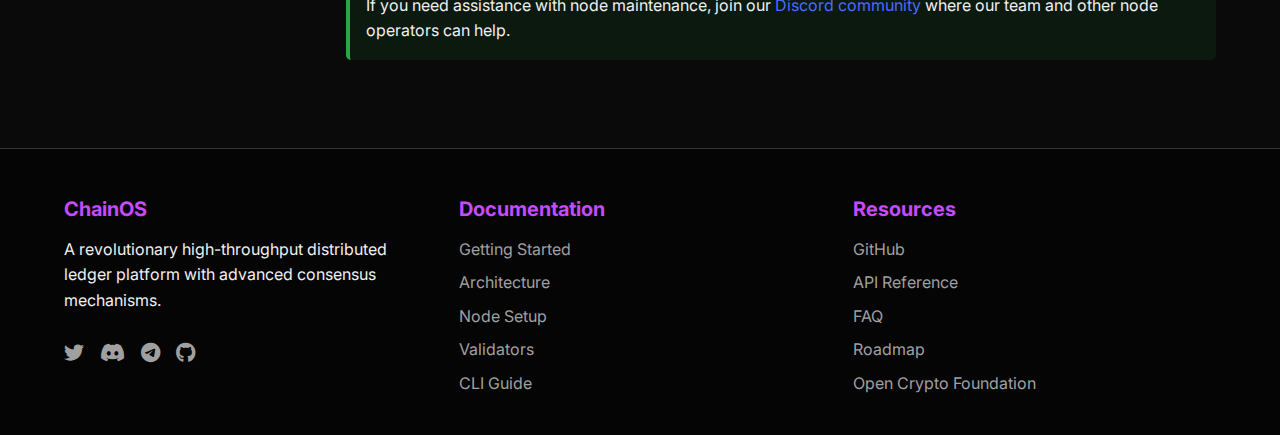
<file: docs/node-maintenance.html>
<!DOCTYPE html>
<html lang="en">
<head>
    <meta charset="UTF-8">
    <meta name="viewport" content="width=device-width, initial-scale=1.0">
    <title>Node Maintenance - ChainOS Documentation</title>
    <meta name="description" content="Best practices for maintaining ChainOS nodes, including updates, backups, and troubleshooting.">
    <link rel="stylesheet" href="https://cdnjs.cloudflare.com/ajax/libs/font-awesome/6.0.0/css/all.min.css">
    <link rel="stylesheet" href="https://fonts.googleapis.com/css2?family=Inter:wght@400;500;600;700&family=Fira+Code:wght@400;500&display=swap">
    <link rel="stylesheet" href="../assets/css/styles.css">
    <link rel="icon" href="../assets/ChainOS-logo.svg">
</head>
<body>
    <header class="header">
        <div class="container header-container">
            <div class="logo">
                <img src="../assets/ChainOS-logo.svg" alt="ChainOS Logo">
                <h1>ChainOS</h1>
            </div>
            <nav>
                <ul class="nav-links">
                    <li><a href="../index.html#features">Features</a></li>
                    <li><a href="getting-started.html">Documentation</a></li>
                    <li><a href="node-setup.html">Node Setup</a></li>
                    <li><a href="validators.html">Validators</a></li>
                    <li><a href="https://github.com/o-c-foundation/ChainOS--Mainnet" target="_blank">GitHub</a></li>
                </ul>
            </nav>
        </div>
    </header>

    <div class="container docs-container">
        <aside class="sidebar">
            <div class="sidebar-section">
                <div class="sidebar-section-title">Getting Started</div>
                <ul class="sidebar-nav">
                    <li><a href="getting-started.html">Introduction</a></li>
                    <li><a href="architecture.html">Architecture</a></li>
                    <li><a href="node-setup.html">Node Setup</a></li>
                </ul>
            </div>
            <div class="sidebar-section">
                <div class="sidebar-section-title">Node Operation</div>
                <ul class="sidebar-nav">
                    <li><a href="node-configuration.html">Configuration</a></li>
                    <li><a href="node-maintenance.html" class="active">Maintenance</a></li>
                    <li><a href="node-monitoring.html">Monitoring</a></li>
                    <li><a href="node-security.html">Security</a></li>
                </ul>
            </div>
            <div class="sidebar-section">
                <div class="sidebar-section-title">Validators</div>
                <ul class="sidebar-nav">
                    <li><a href="validators.html">Becoming a Validator</a></li>
                    <li><a href="validator-responsibilities.html">Responsibilities</a></li>
                    <li><a href="validator-rewards.html">Rewards & Economics</a></li>
                </ul>
            </div>
            <div class="sidebar-section">
                <div class="sidebar-section-title">CLI & API</div>
                <ul class="sidebar-nav">
                    <li><a href="cli.html">CLI Guide</a></li>
                    <li><a href="api.html">API Reference</a></li>
                    <li><a href="rpc-endpoints.html">RPC Endpoints</a></li>
                </ul>
            </div>
        </aside>

        <main class="content">
            <h1>ChainOS Node Maintenance</h1>
            
            <div class="alert alert-info">
                <h4 class="alert-title">Maintenance Overview</h4>
                <p>Regular maintenance is essential for keeping your ChainOS node running smoothly and securely. This guide covers best practices for updates, backups, and troubleshooting common issues.</p>
            </div>

            <h2 id="regular-maintenance">Regular Maintenance Tasks</h2>
            <p>To ensure optimal node performance, follow these regular maintenance tasks:</p>

            <div class="card">
                <h3>Daily Tasks</h3>
                <ul>
                    <li>Check node status and synchronization</li>
                    <li>Monitor system resources (CPU, RAM, disk, network)</li>
                    <li>Review logs for errors or warnings</li>
                    <li>Verify validator signing performance (for validators)</li>
                </ul>
            </div>

            <div class="card">
                <h3>Weekly Tasks</h3>
                <ul>
                    <li>Update operating system security patches</li>
                    <li>Check disk space usage and clean up if necessary</li>
                    <li>Review network peers and adjust if needed</li>
                    <li>Verify backup procedures are working</li>
                </ul>
            </div>

            <div class="card">
                <h3>Monthly Tasks</h3>
                <ul>
                    <li>Perform full system updates</li>
                    <li>Test disaster recovery procedures</li>
                    <li>Review and optimize node configuration</li>
                    <li>Check for ChainOS software updates</li>
                </ul>
            </div>

            <h2 id="software-updates">Software Updates</h2>
            <p>Keeping your ChainOS node software up to date is critical for security and functionality:</p>

            <h3 id="update-types">Types of Updates</h3>
            <ul>
                <li><strong>Minor Updates:</strong> Bug fixes and non-consensus-breaking changes</li>
                <li><strong>Major Updates:</strong> New features and potential consensus-breaking changes</li>
                <li><strong>Hard Forks:</strong> Planned network upgrades that require coordinated updates</li>
            </ul>

            <h3 id="update-process">Update Process</h3>
            <p>Follow these steps to safely update your ChainOS node:</p>

            <div class="code-block">
                <pre><code># 1. Backup your node data
cp -r ~/.chainosd/data ~/.chainosd/data_backup_$(date +%Y%m%d)
cp -r ~/.chainosd/config ~/.chainosd/config_backup_$(date +%Y%m%d)

# 2. Stop the node service
sudo systemctl stop chainosd

# 3. Update the software
cd ~/ChainOS--Mainnet
git fetch --all
git checkout v1.5.05  # Replace with the target version
make install

# 4. Verify the installation
chainosd version

# 5. Start the node service
sudo systemctl start chainosd

# 6. Monitor the logs
sudo journalctl -u chainosd -f --output cat</code></pre>
            </div>

            <div class="alert alert-warning">
                <h4 class="alert-title">Important Update Notes</h4>
                <p>For major updates and hard forks:</p>
                <ul>
                    <li>Always read the release notes carefully before updating</li>
                    <li>Check for specific upgrade instructions that may differ from the standard process</li>
                    <li>Be aware of the scheduled upgrade height or time</li>
                    <li>For validators, coordinate with the community to ensure a smooth transition</li>
                </ul>
            </div>

            <h2 id="backups">Backups and Data Management</h2>
            <p>Regular backups are essential for node recovery in case of failures:</p>

            <h3 id="critical-files">Critical Files to Back Up</h3>
            <ul>
                <li><strong>Private Keys:</strong> <code>~/.chainosd/config/priv_validator_key.json</code> (validators only)</li>
                <li><strong>Node Key:</strong> <code>~/.chainosd/config/node_key.json</code></li>
                <li><strong>Configuration Files:</strong> <code>~/.chainosd/config/</code> directory</li>
                <li><strong>Data Directory:</strong> <code>~/.chainosd/data/</code> (optional, can be reconstructed by syncing)</li>
            </ul>

            <h3 id="backup-strategies">Backup Strategies</h3>
            <p>Implement these backup strategies for comprehensive protection:</p>

            <div class="card">
                <h4>Automated Scheduled Backups</h4>
                <p>Set up a cron job to perform regular backups:</p>
                <div class="code-block">
                    <pre><code># Add to crontab (crontab -e)
# Daily backup of critical files at 2:00 AM
0 2 * * * tar -czf /backup/chainosd_config_$(date +\%Y\%m\%d).tar.gz ~/.chainosd/config</code></pre>
                </div>
            </div>

            <div class="card">
                <h4>Cold Storage for Private Keys</h4>
                <p>For validator nodes, store a backup of your private keys in a secure offline location:</p>
                <div class="code-block">
                    <pre><code># Export keys to an encrypted file
tar -czf validator_keys.tar.gz ~/.chainosd/config/priv_validator_key.json
gpg -c validator_keys.tar.gz

# Store the encrypted file on multiple secure media (USB drives, etc.)
# Store the encryption password separately</code></pre>
                </div>
            </div>

            <div class="card">
                <h4>Remote Backups</h4>
                <p>Store backups in a remote location for disaster recovery:</p>
                <div class="code-block">
                    <pre><code># Using rsync to a remote server
rsync -avz --delete ~/.chainosd/config/ user@backup-server:/backup/chainosd/config/

# Or using a cloud storage service
rclone copy ~/.chainosd/config remote:chainosd-backups/config</code></pre>
                </div>
            </div>

            <h3 id="data-pruning">Data Pruning</h3>
            <p>To manage disk space, consider implementing data pruning strategies:</p>
            <ul>
                <li>Configure pruning settings in <code>app.toml</code> (see <a href="node-configuration.html#pruning-config">Configuration Guide</a>)</li>
                <li>Periodically clean up old log files</li>
                <li>Consider using state sync for faster recovery instead of keeping full backups</li>
            </ul>

            <div class="code-block">
                <pre><code># Clean up old log files (older than 7 days)
find ~/.chainosd/logs -name "*.log" -type f -mtime +7 -delete

# Clean up old backups (older than 30 days)
find /backup -name "chainosd_*.tar.gz" -type f -mtime +30 -delete</code></pre>
            </div>

            <h2 id="node-recovery">Node Recovery</h2>
            <p>In case of node failure, follow these recovery procedures:</p>

            <h3 id="simple-recovery">Simple Recovery</h3>
            <p>For minor issues where the blockchain data is intact:</p>
            <div class="code-block">
                <pre><code># Stop the node
sudo systemctl stop chainosd

# Reset the node's memory state
chainosd unsafe-reset-all --home=$HOME/.chainosd --keep-addr-book

# Start the node
sudo systemctl start chainosd</code></pre>
            </div>

            <h3 id="full-recovery">Full Recovery from Backup</h3>
            <p>For complete node recovery:</p>
            <div class="code-block">
                <pre><code># Stop the node
sudo systemctl stop chainosd

# Restore configuration files
tar -xzf /backup/chainosd_config_20250515.tar.gz -C $HOME

# Reset the data directory
chainosd unsafe-reset-all --home=$HOME/.chainosd --keep-addr-book

# Start the node and let it sync
sudo systemctl start chainosd</code></pre>
            </div>

            <h3 id="state-sync-recovery">Fast Recovery with State Sync</h3>
            <p>For faster recovery using state sync:</p>
            <div class="code-block">
                <pre><code># Stop the node
sudo systemctl stop chainosd

# Reset the data directory
chainosd unsafe-reset-all --home=$HOME/.chainosd

# Configure state sync in config.toml
# Get a recent trusted block height and hash
LATEST_HEIGHT=$(curl -s https://chainos.network:26657/block | jq -r .result.block.header.height)
TRUST_HEIGHT=$((LATEST_HEIGHT - 2000))
TRUST_HASH=$(curl -s "https://chainos.network:26657/block?height=$TRUST_HEIGHT" | jq -r .result.block_id.hash)

# Update config.toml with state sync settings
sed -i.bak -E "s|^(enable[[:space:]]+=[[:space:]]+).*$|\1true| ; \
s|^(rpc_servers[[:space:]]+=[[:space:]]+).*$|\1\"chainos.network:26657,chainos-backup.network:26657\"| ; \
s|^(trust_height[[:space:]]+=[[:space:]]+).*$|\1$TRUST_HEIGHT| ; \
s|^(trust_hash[[:space:]]+=[[:space:]]+).*$|\1\"$TRUST_HASH\"| ; \
s|^(trust_period[[:space:]]+=[[:space:]]+).*$|\1\"168h\"| ; \
" $HOME/.chainosd/config/config.toml

# Start the node
sudo systemctl start chainosd</code></pre>
            </div>

            <h2 id="troubleshooting">Troubleshooting Common Issues</h2>
            <p>Here are solutions for common node issues:</p>

            <div class="card">
                <h3>Node Not Syncing</h3>
                <p><strong>Symptoms:</strong> Node starts but doesn't sync with the network.</p>
                <p><strong>Solutions:</strong></p>
                <ol>
                    <li>Check network connectivity:
                        <div class="code-block">
                            <pre><code>curl -s localhost:26657/net_info | jq '.result.n_peers'</code></pre>
                        </div>
                    </li>
                    <li>Add more persistent peers in <code>config.toml</code>:
                        <div class="code-block">
                            <pre><code>persistent_peers = "2b89c755963a03a2a2c846d5efb97c06e6d2cdfe@chainos.network:26656,3b89c755963a03a2a2c846d5efb97c06e6d2cdfe@chainos-backup.network:26656"</code></pre>
                        </div>
                    </li>
                    <li>Check for firewall issues:
                        <div class="code-block">
                            <pre><code>sudo ufw status
sudo ufw allow 26656/tcp</code></pre>
                        </div>
                    </li>
                    <li>Consider using state sync for faster synchronization</li>
                </ol>
            </div>

            <div class="card">
                <h3>Out of Disk Space</h3>
                <p><strong>Symptoms:</strong> Node crashes with disk space errors.</p>
                <p><strong>Solutions:</strong></p>
                <ol>
                    <li>Check disk usage:
                        <div class="code-block">
                            <pre><code>df -h
du -h --max-depth=1 ~/.chainosd</code></pre>
                        </div>
                    </li>
                    <li>Enable pruning in <code>app.toml</code>:
                        <div class="code-block">
                            <pre><code>pruning = "custom"
pruning-keep-recent = "100"
pruning-keep-every = "0"
pruning-interval = "10"</code></pre>
                        </div>
                    </li>
                    <li>Clean up old log files:
                        <div class="code-block">
                            <pre><code>find ~/.chainosd/logs -name "*.log" -type f -mtime +7 -delete</code></pre>
                        </div>
                    </li>
                    <li>Add more storage or migrate to a larger disk</li>
                </ol>
            </div>

            <div class="card">
                <h3>High CPU/Memory Usage</h3>
                <p><strong>Symptoms:</strong> Node consumes excessive system resources.</p>
                <p><strong>Solutions:</strong></p>
                <ol>
                    <li>Check resource usage:
                        <div class="code-block">
                            <pre><code>top
htop</code></pre>
                        </div>
                    </li>
                    <li>Adjust database settings in <code>config.toml</code>:
                        <div class="code-block">
                            <pre><code>db_backend = "goleveldb"  # Try different backends
indexer = "null"  # Disable indexing if not needed</code></pre>
                        </div>
                    </li>
                    <li>Limit connections in <code>config.toml</code>:
                        <div class="code-block">
                            <pre><code>max_num_inbound_peers = 30
max_num_outbound_peers = 10</code></pre>
                        </div>
                    </li>
                    <li>Upgrade hardware resources if necessary</li>
                </ol>
            </div>

            <div class="card">
                <h3>Validator Missing Blocks</h3>
                <p><strong>Symptoms:</strong> Validator node misses blocks and risks being jailed.</p>
                <p><strong>Solutions:</strong></p>
                <ol>
                    <li>Check validator status:
                        <div class="code-block">
                            <pre><code>chainosd query staking validator $(chainosd tendermint show-address)</code></pre>
                        </div>
                    </li>
                    <li>Check if the node is synced:
                        <div class="code-block">
                            <pre><code>chainosd status | jq '.SyncInfo'</code></pre>
                        </div>
                    </li>
                    <li>Ensure the validator key is correct:
                        <div class="code-block">
                            <pre><code>ls -la ~/.chainosd/config/priv_validator_key.json
ls -la ~/.chainosd/data/priv_validator_state.json</code></pre>
                        </div>
                    </li>
                    <li>Check for network connectivity issues</li>
                    <li>If jailed, unjail the validator:
                        <div class="code-block">
                            <pre><code>chainosd tx slashing unjail --from=validator-wallet</code></pre>
                        </div>
                    </li>
                </ol>
            </div>

            <h2 id="performance-optimization">Performance Optimization</h2>
            <p>Optimize your node's performance with these tips:</p>

            <h3 id="system-optimization">System-Level Optimization</h3>
            <ul>
                <li><strong>Disk I/O:</strong> Use high-performance NVMe SSDs</li>
                <li><strong>File System:</strong> Consider using XFS or ext4 with optimized mount options</li>
                <li><strong>Network:</strong> Optimize TCP settings for better network performance</li>
                <li><strong>Memory:</strong> Configure swap and memory settings appropriately</li>
            </ul>

            <div class="code-block">
                <pre><code># Optimize system for network performance
# Add to /etc/sysctl.conf
net.core.somaxconn=1024
net.core.netdev_max_backlog=5000
net.core.rmem_max=16777216
net.core.wmem_max=16777216
net.ipv4.tcp_wmem=4096 12582912 16777216
net.ipv4.tcp_rmem=4096 12582912 16777216
net.ipv4.tcp_max_syn_backlog=8096
net.ipv4.tcp_slow_start_after_idle=0
net.ipv4.tcp_tw_reuse=1

# Apply changes
sudo sysctl -p</code></pre>
            </div>

            <h3 id="application-optimization">Application-Level Optimization</h3>
            <ul>
                <li><strong>Database Backend:</strong> Choose the appropriate backend for your use case</li>
                <li><strong>Pruning:</strong> Configure pruning settings based on your needs</li>
                <li><strong>Indexing:</strong> Disable indexing if not needed</li>
                <li><strong>Peer Connections:</strong> Optimize the number of peer connections</li>
            </ul>

            <div class="code-block">
                <pre><code># Optimized config.toml settings for validators
[p2p]
max_num_inbound_peers = 60
max_num_outbound_peers = 20
send_rate = 5120000
recv_rate = 5120000

[mempool]
size = 10000
cache_size = 20000

[tx_index]
indexer = "null"  # Disable indexing for validators

# Optimized app.toml settings
[pruning]
pruning = "custom"
pruning-keep-recent = "100"
pruning-keep-every = "0"
pruning-interval = "10"</code></pre>
            </div>

            <h2 id="maintenance-schedule">Maintenance Schedule Example</h2>
            <p>Here's a sample maintenance schedule for a ChainOS node:</p>

            <div class="card">
                <h3>Daily (Automated)</h3>
                <ul>
                    <li>Check node status and synchronization:
                        <div class="code-block">
                            <pre><code>chainosd status | jq '.SyncInfo'</code></pre>
                        </div>
                    </li>
                    <li>Monitor system resources:
                        <div class="code-block">
                            <pre><code>df -h
free -m
top -b -n 1</code></pre>
                        </div>
                    </li>
                    <li>Check logs for errors:
                        <div class="code-block">
                            <pre><code>grep -i error /var/log/syslog
journalctl -u chainosd -n 100 | grep -i error</code></pre>
                        </div>
                    </li>
                    <li>Backup configuration files:
                        <div class="code-block">
                            <pre><code>tar -czf /backup/chainosd_config_$(date +%Y%m%d).tar.gz ~/.chainosd/config</code></pre>
                        </div>
                    </li>
                </ul>
            </div>

            <div class="card">
                <h3>Weekly (Manual)</h3>
                <ul>
                    <li>Update operating system:
                        <div class="code-block">
                            <pre><code>sudo apt update
sudo apt upgrade -y</code></pre>
                        </div>
                    </li>
                    <li>Check for ChainOS updates:
                        <div class="code-block">
                            <pre><code>cd ~/ChainOS--Mainnet
git fetch --all
git tag -l | sort -V | tail -n 5</code></pre>
                        </div>
                    </li>
                    <li>Clean up old log files:
                        <div class="code-block">
                            <pre><code>find ~/.chainosd/logs -name "*.log" -type f -mtime +7 -delete</code></pre>
                        </div>
                    </li>
                    <li>Test backup restoration:
                        <div class="code-block">
                            <pre><code>mkdir -p ~/test-restore
tar -xzf /backup/chainosd_config_$(date +%Y%m%d).tar.gz -C ~/test-restore
diff -r ~/test-restore/.chainosd/config ~/.chainosd/config</code></pre>
                        </div>
                    </li>
                </ul>
            </div>

            <div class="card">
                <h3>Monthly (Manual)</h3>
                <ul>
                    <li>Full system maintenance:
                        <div class="code-block">
                            <pre><code>sudo apt update
sudo apt full-upgrade -y
sudo apt autoremove -y
sudo apt autoclean</code></pre>
                        </div>
                    </li>
                    <li>Review and optimize configuration:
                        <div class="code-block">
                            <pre><code>nano ~/.chainosd/config/config.toml
nano ~/.chainosd/config/app.toml</code></pre>
                        </div>
                    </li>
                    <li>Check disk health:
                        <div class="code-block">
                            <pre><code>sudo smartctl -a /dev/sda
sudo badblocks -sv /dev/sda</code></pre>
                        </div>
                    </li>
                    <li>Perform full backup:
                        <div class="code-block">
                            <pre><code>tar -czf /backup/chainosd_full_$(date +%Y%m%d).tar.gz ~/.chainosd</code></pre>
                        </div>
                    </li>
                </ul>
            </div>

            <div class="alert alert-success">
                <h4 class="alert-title">Need Help?</h4>
                <p>If you need assistance with node maintenance, join our <a href="https://discord.gg/opencrypto" target="_blank">Discord community</a> where our team and other node operators can help.</p>
            </div>
        </main>
    </div>

    <footer class="footer">
        <div class="container footer-container">
            <div class="footer-section">
                <h3>ChainOS</h3>
                <p>A revolutionary high-throughput distributed ledger platform with advanced consensus mechanisms.</p>
                <div class="social-links">
                    <a href="https://twitter.com/opencryptofdn" target="_blank"><i class="fab fa-twitter"></i></a>
                    <a href="https://discord.gg/opencrypto" target="_blank"><i class="fab fa-discord"></i></a>
                    <a href="https://t.me/ocfcommunity" target="_blank"><i class="fab fa-telegram"></i></a>
                    <a href="https://github.com/o-c-foundation" target="_blank"><i class="fab fa-github"></i></a>
                </div>
            </div>
            <div class="footer-section">
                <h3>Documentation</h3>
                <ul class="footer-links">
                    <li><a href="getting-started.html">Getting Started</a></li>
                    <li><a href="architecture.html">Architecture</a></li>
                    <li><a href="node-setup.html">Node Setup</a></li>
                    <li><a href="validators.html">Validators</a></li>
                    <li><a href="cli.html">CLI Guide</a></li>
                </ul>
            </div>
            <div class="footer-section">
                <h3>Resources</h3>
                <ul class="footer-links">
                    <li><a href="https://github.com/o-c-foundation/ChainOS--Mainnet" target="_blank">GitHub</a></li>
                    <li><a href="api.html">API Reference</a></li>
                    <li><a href="faq.html">FAQ</a></li>
                    <li><a href="roadmap.html">Roadmap</a></li>
                    <li><a href="https://opencryptofoundation.com/" target="_blank">Open Crypto Foundation</a></li>
                </ul>
            </div>
        </div>
        <div class="container copyright">
            <p>&copy; 2025 Open Crypto Foundation. All rights reserved.</p>
        </div>
    </footer>

    <script src="../assets/js/main.js"></script>
</body>
</html>
</file>
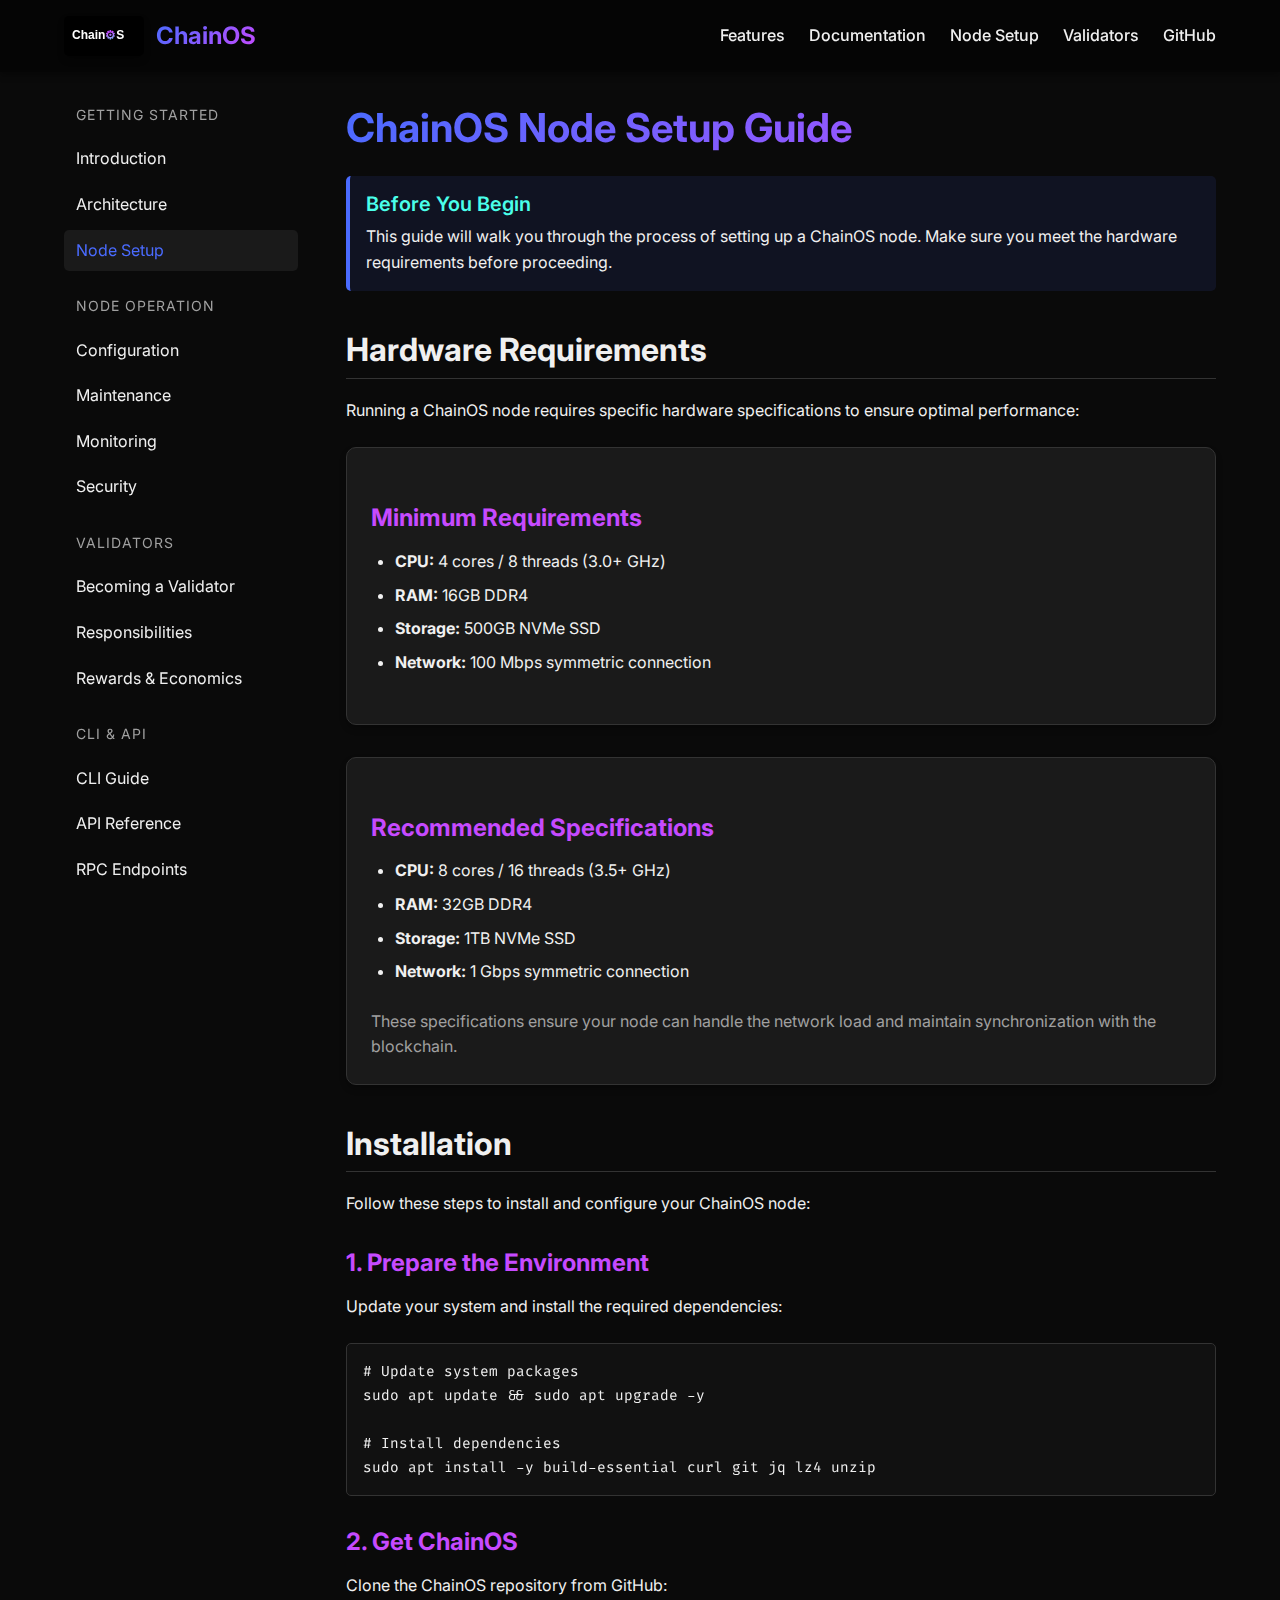
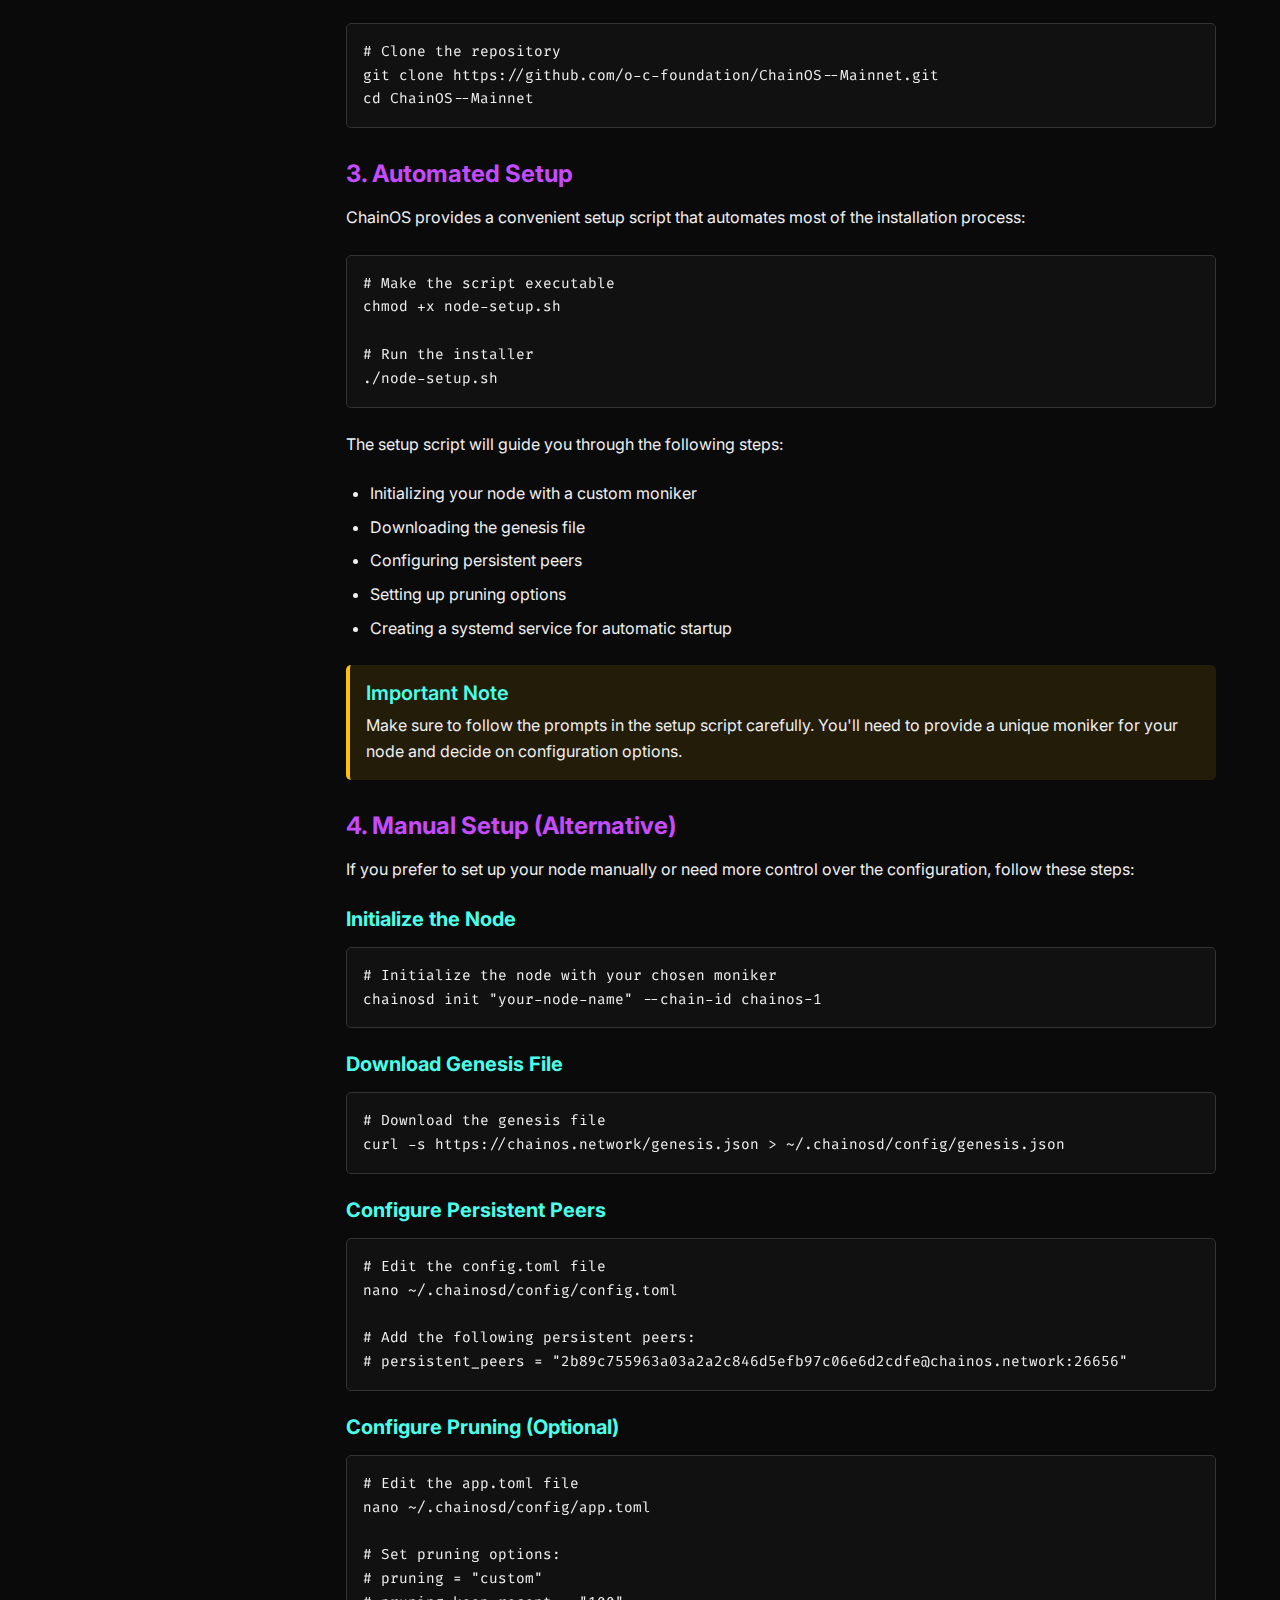
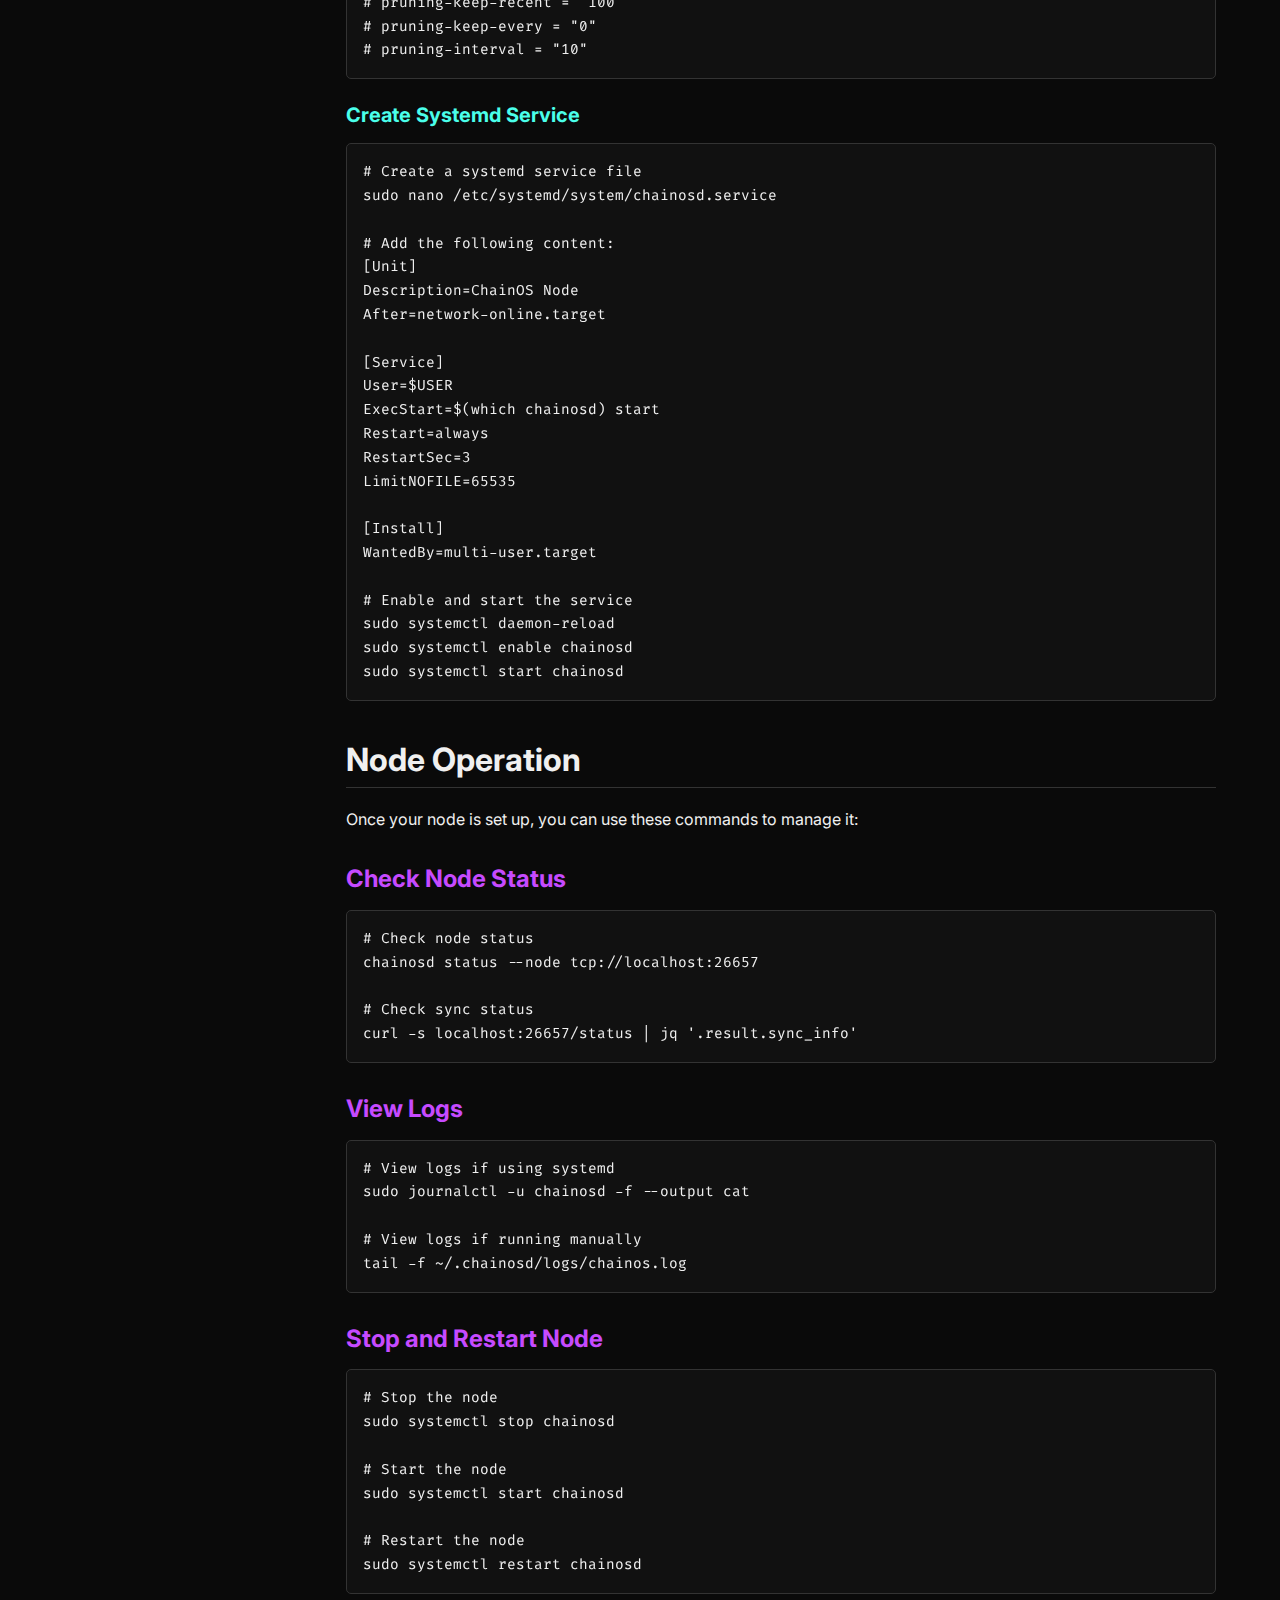
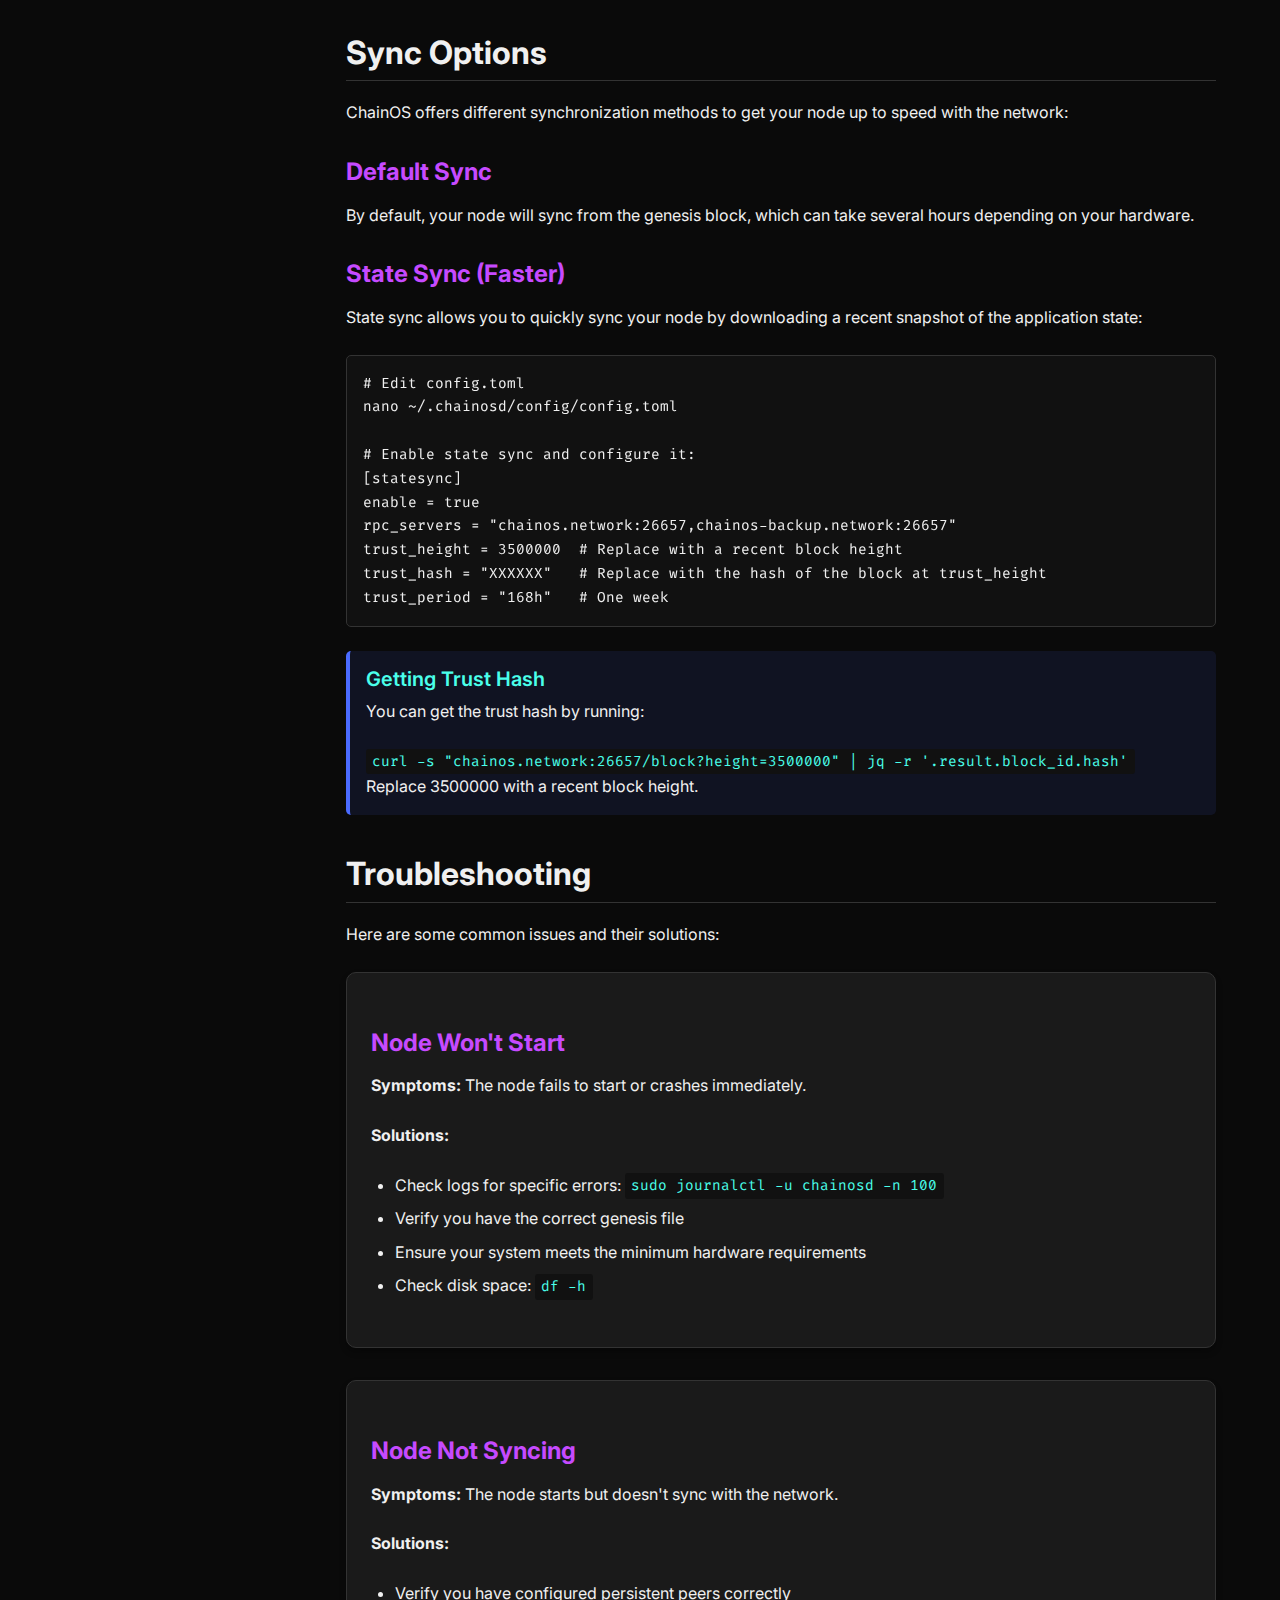
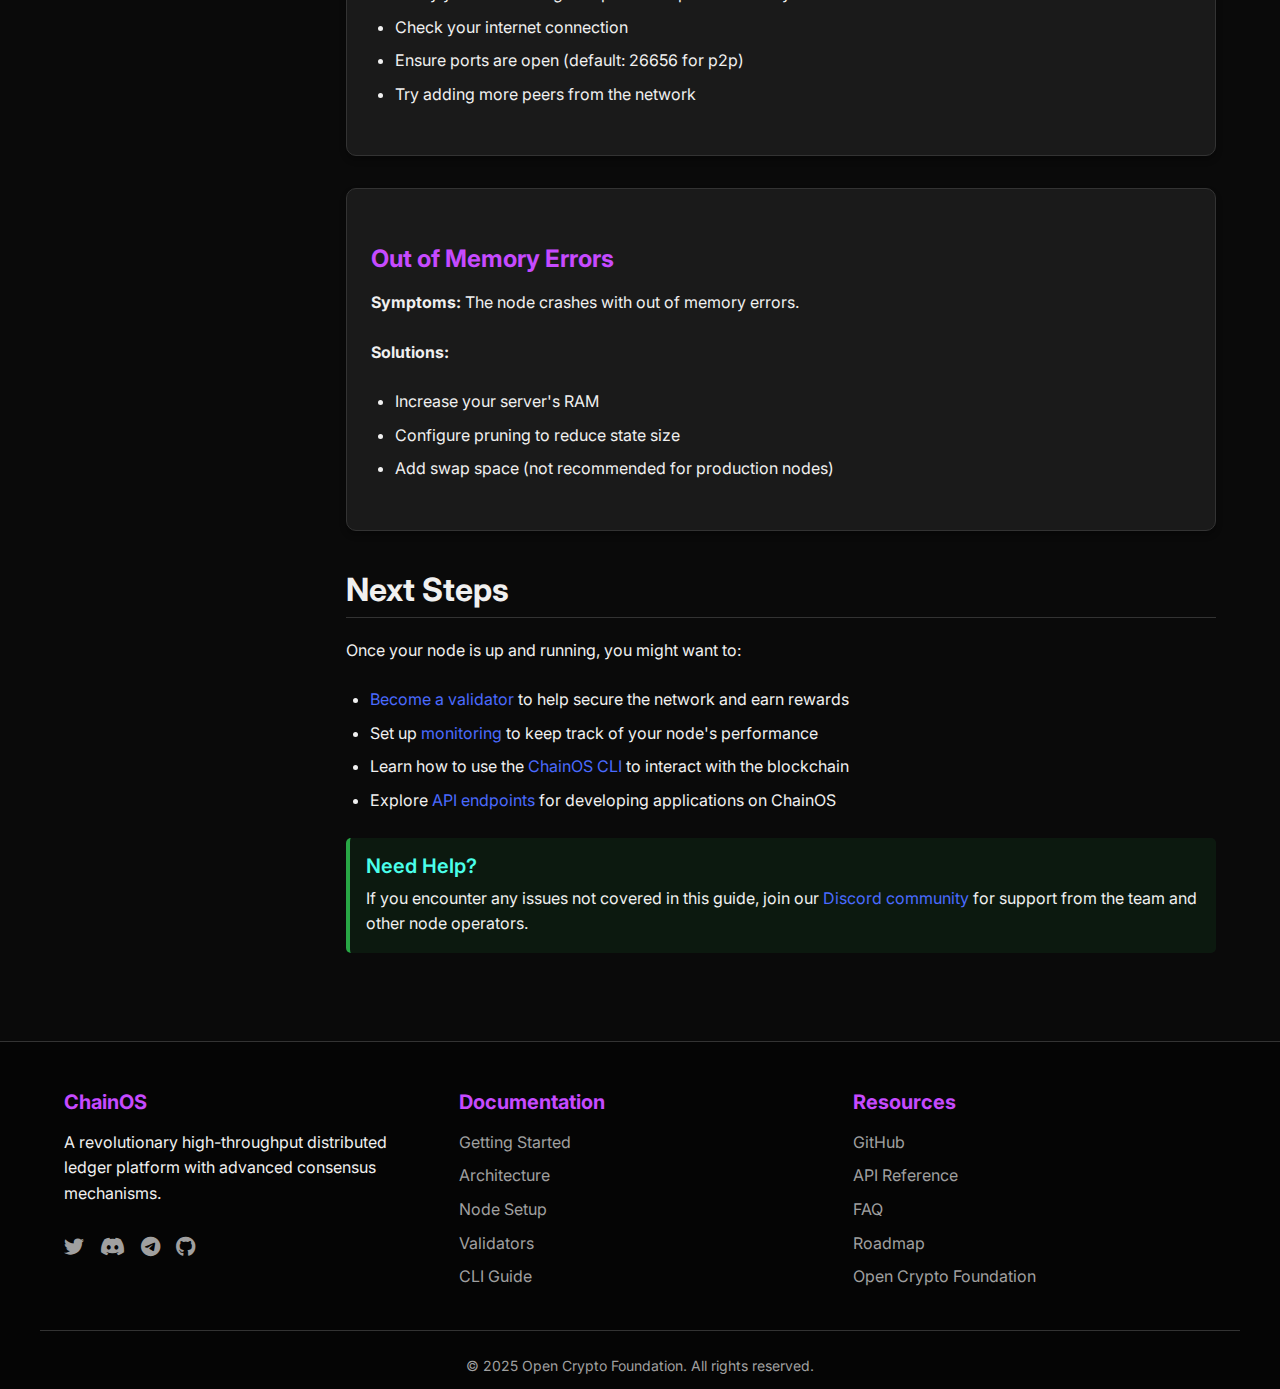
<file: docs/node-setup.html>
<!DOCTYPE html>
<html lang="en">
<head>
    <meta charset="UTF-8">
    <meta name="viewport" content="width=device-width, initial-scale=1.0">
    <title>Node Setup Guide - ChainOS Documentation</title>
    <meta name="description" content="Comprehensive guide for setting up and running a ChainOS node on the network.">
    <link rel="stylesheet" href="https://cdnjs.cloudflare.com/ajax/libs/font-awesome/6.0.0/css/all.min.css">
    <link rel="stylesheet" href="https://fonts.googleapis.com/css2?family=Inter:wght@400;500;600;700&family=Fira+Code:wght@400;500&display=swap">
    <link rel="stylesheet" href="../assets/css/styles.css">
    <link rel="icon" href="../assets/ChainOS-logo.svg">
</head>
<body>
    <header class="header">
        <div class="container header-container">
            <div class="logo">
                <img src="../assets/ChainOS-logo.svg" alt="ChainOS Logo">
                <h1>ChainOS</h1>
            </div>
            <nav>
                <ul class="nav-links">
                    <li><a href="../index.html#features">Features</a></li>
                    <li><a href="getting-started.html">Documentation</a></li>
                    <li><a href="node-setup.html" class="active">Node Setup</a></li>
                    <li><a href="validators.html">Validators</a></li>
                    <li><a href="https://github.com/o-c-foundation/ChainOS--Mainnet" target="_blank">GitHub</a></li>
                </ul>
            </nav>
        </div>
    </header>

    <div class="container docs-container">
        <aside class="sidebar">
            <div class="sidebar-section">
                <div class="sidebar-section-title">Getting Started</div>
                <ul class="sidebar-nav">
                    <li><a href="getting-started.html">Introduction</a></li>
                    <li><a href="architecture.html">Architecture</a></li>
                    <li><a href="node-setup.html" class="active">Node Setup</a></li>
                </ul>
            </div>
            <div class="sidebar-section">
                <div class="sidebar-section-title">Node Operation</div>
                <ul class="sidebar-nav">
                    <li><a href="node-configuration.html">Configuration</a></li>
                    <li><a href="node-maintenance.html">Maintenance</a></li>
                    <li><a href="node-monitoring.html">Monitoring</a></li>
                    <li><a href="node-security.html">Security</a></li>
                </ul>
            </div>
            <div class="sidebar-section">
                <div class="sidebar-section-title">Validators</div>
                <ul class="sidebar-nav">
                    <li><a href="validators.html">Becoming a Validator</a></li>
                    <li><a href="validator-responsibilities.html">Responsibilities</a></li>
                    <li><a href="validator-rewards.html">Rewards & Economics</a></li>
                </ul>
            </div>
            <div class="sidebar-section">
                <div class="sidebar-section-title">CLI & API</div>
                <ul class="sidebar-nav">
                    <li><a href="cli.html">CLI Guide</a></li>
                    <li><a href="api.html">API Reference</a></li>
                    <li><a href="rpc-endpoints.html">RPC Endpoints</a></li>
                </ul>
            </div>
        </aside>

        <main class="content">
            <h1>ChainOS Node Setup Guide</h1>
            
            <div class="alert alert-info">
                <h4 class="alert-title">Before You Begin</h4>
                <p>This guide will walk you through the process of setting up a ChainOS node. Make sure you meet the hardware requirements before proceeding.</p>
            </div>

            <h2 id="hardware-requirements">Hardware Requirements</h2>
            <p>Running a ChainOS node requires specific hardware specifications to ensure optimal performance:</p>
            
            <div class="card">
                <h3>Minimum Requirements</h3>
                <ul>
                    <li><strong>CPU:</strong> 4 cores / 8 threads (3.0+ GHz)</li>
                    <li><strong>RAM:</strong> 16GB DDR4</li>
                    <li><strong>Storage:</strong> 500GB NVMe SSD</li>
                    <li><strong>Network:</strong> 100 Mbps symmetric connection</li>
                </ul>
            </div>
            
            <div class="card">
                <h3>Recommended Specifications</h3>
                <ul>
                    <li><strong>CPU:</strong> 8 cores / 16 threads (3.5+ GHz)</li>
                    <li><strong>RAM:</strong> 32GB DDR4</li>
                    <li><strong>Storage:</strong> 1TB NVMe SSD</li>
                    <li><strong>Network:</strong> 1 Gbps symmetric connection</li>
                </ul>
                <p class="feature-description">These specifications ensure your node can handle the network load and maintain synchronization with the blockchain.</p>
            </div>

            <h2 id="installation">Installation</h2>
            <p>Follow these steps to install and configure your ChainOS node:</p>

            <h3 id="prepare-environment">1. Prepare the Environment</h3>
            <p>Update your system and install the required dependencies:</p>
            <div class="code-block">
                <pre><code># Update system packages
sudo apt update && sudo apt upgrade -y

# Install dependencies
sudo apt install -y build-essential curl git jq lz4 unzip</code></pre>
            </div>

            <h3 id="get-chainos">2. Get ChainOS</h3>
            <p>Clone the ChainOS repository from GitHub:</p>
            <div class="code-block">
                <pre><code># Clone the repository
git clone https://github.com/o-c-foundation/ChainOS--Mainnet.git
cd ChainOS--Mainnet</code></pre>
            </div>

            <h3 id="automated-setup">3. Automated Setup</h3>
            <p>ChainOS provides a convenient setup script that automates most of the installation process:</p>
            <div class="code-block">
                <pre><code># Make the script executable
chmod +x node-setup.sh

# Run the installer
./node-setup.sh</code></pre>
            </div>
            <p>The setup script will guide you through the following steps:</p>
            <ul>
                <li>Initializing your node with a custom moniker</li>
                <li>Downloading the genesis file</li>
                <li>Configuring persistent peers</li>
                <li>Setting up pruning options</li>
                <li>Creating a systemd service for automatic startup</li>
            </ul>

            <div class="alert alert-warning">
                <h4 class="alert-title">Important Note</h4>
                <p>Make sure to follow the prompts in the setup script carefully. You'll need to provide a unique moniker for your node and decide on configuration options.</p>
            </div>

            <h3 id="manual-setup">4. Manual Setup (Alternative)</h3>
            <p>If you prefer to set up your node manually or need more control over the configuration, follow these steps:</p>

            <h4>Initialize the Node</h4>
            <div class="code-block">
                <pre><code># Initialize the node with your chosen moniker
chainosd init "your-node-name" --chain-id chainos-1</code></pre>
            </div>

            <h4>Download Genesis File</h4>
            <div class="code-block">
                <pre><code># Download the genesis file
curl -s https://chainos.network/genesis.json > ~/.chainosd/config/genesis.json</code></pre>
            </div>

            <h4>Configure Persistent Peers</h4>
            <div class="code-block">
                <pre><code># Edit the config.toml file
nano ~/.chainosd/config/config.toml

# Add the following persistent peers:
# persistent_peers = "2b89c755963a03a2a2c846d5efb97c06e6d2cdfe@chainos.network:26656"</code></pre>
            </div>

            <h4>Configure Pruning (Optional)</h4>
            <div class="code-block">
                <pre><code># Edit the app.toml file
nano ~/.chainosd/config/app.toml

# Set pruning options:
# pruning = "custom"
# pruning-keep-recent = "100"
# pruning-keep-every = "0"
# pruning-interval = "10"</code></pre>
            </div>

            <h4>Create Systemd Service</h4>
            <div class="code-block">
                <pre><code># Create a systemd service file
sudo nano /etc/systemd/system/chainosd.service

# Add the following content:
[Unit]
Description=ChainOS Node
After=network-online.target

[Service]
User=$USER
ExecStart=$(which chainosd) start
Restart=always
RestartSec=3
LimitNOFILE=65535

[Install]
WantedBy=multi-user.target

# Enable and start the service
sudo systemctl daemon-reload
sudo systemctl enable chainosd
sudo systemctl start chainosd</code></pre>
            </div>

            <h2 id="node-operation">Node Operation</h2>
            <p>Once your node is set up, you can use these commands to manage it:</p>

            <h3 id="check-status">Check Node Status</h3>
            <div class="code-block">
                <pre><code># Check node status
chainosd status --node tcp://localhost:26657

# Check sync status
curl -s localhost:26657/status | jq '.result.sync_info'</code></pre>
            </div>

            <h3 id="view-logs">View Logs</h3>
            <div class="code-block">
                <pre><code># View logs if using systemd
sudo journalctl -u chainosd -f --output cat

# View logs if running manually
tail -f ~/.chainosd/logs/chainos.log</code></pre>
            </div>

            <h3 id="stop-restart">Stop and Restart Node</h3>
            <div class="code-block">
                <pre><code># Stop the node
sudo systemctl stop chainosd

# Start the node
sudo systemctl start chainosd

# Restart the node
sudo systemctl restart chainosd</code></pre>
            </div>

            <h2 id="sync-options">Sync Options</h2>
            <p>ChainOS offers different synchronization methods to get your node up to speed with the network:</p>

            <h3 id="default-sync">Default Sync</h3>
            <p>By default, your node will sync from the genesis block, which can take several hours depending on your hardware.</p>

            <h3 id="state-sync">State Sync (Faster)</h3>
            <p>State sync allows you to quickly sync your node by downloading a recent snapshot of the application state:</p>
            <div class="code-block">
                <pre><code># Edit config.toml
nano ~/.chainosd/config/config.toml

# Enable state sync and configure it:
[statesync]
enable = true
rpc_servers = "chainos.network:26657,chainos-backup.network:26657"
trust_height = 3500000  # Replace with a recent block height
trust_hash = "XXXXXX"   # Replace with the hash of the block at trust_height
trust_period = "168h"   # One week</code></pre>
            </div>

            <div class="alert alert-info">
                <h4 class="alert-title">Getting Trust Hash</h4>
                <p>You can get the trust hash by running:</p>
                <code>curl -s "chainos.network:26657/block?height=3500000" | jq -r '.result.block_id.hash'</code>
                <p>Replace 3500000 with a recent block height.</p>
            </div>

            <h2 id="troubleshooting">Troubleshooting</h2>
            <p>Here are some common issues and their solutions:</p>

            <div class="card">
                <h3>Node Won't Start</h3>
                <p><strong>Symptoms:</strong> The node fails to start or crashes immediately.</p>
                <p><strong>Solutions:</strong></p>
                <ul>
                    <li>Check logs for specific errors: <code>sudo journalctl -u chainosd -n 100</code></li>
                    <li>Verify you have the correct genesis file</li>
                    <li>Ensure your system meets the minimum hardware requirements</li>
                    <li>Check disk space: <code>df -h</code></li>
                </ul>
            </div>

            <div class="card">
                <h3>Node Not Syncing</h3>
                <p><strong>Symptoms:</strong> The node starts but doesn't sync with the network.</p>
                <p><strong>Solutions:</strong></p>
                <ul>
                    <li>Verify you have configured persistent peers correctly</li>
                    <li>Check your internet connection</li>
                    <li>Ensure ports are open (default: 26656 for p2p)</li>
                    <li>Try adding more peers from the network</li>
                </ul>
            </div>

            <div class="card">
                <h3>Out of Memory Errors</h3>
                <p><strong>Symptoms:</strong> The node crashes with out of memory errors.</p>
                <p><strong>Solutions:</strong></p>
                <ul>
                    <li>Increase your server's RAM</li>
                    <li>Configure pruning to reduce state size</li>
                    <li>Add swap space (not recommended for production nodes)</li>
                </ul>
            </div>

            <h2 id="next-steps">Next Steps</h2>
            <p>Once your node is up and running, you might want to:</p>
            <ul>
                <li><a href="validators.html">Become a validator</a> to help secure the network and earn rewards</li>
                <li>Set up <a href="node-monitoring.html">monitoring</a> to keep track of your node's performance</li>
                <li>Learn how to use the <a href="cli.html">ChainOS CLI</a> to interact with the blockchain</li>
                <li>Explore <a href="api.html">API endpoints</a> for developing applications on ChainOS</li>
            </ul>

            <div class="alert alert-success">
                <h4 class="alert-title">Need Help?</h4>
                <p>If you encounter any issues not covered in this guide, join our <a href="https://discord.gg/opencrypto" target="_blank">Discord community</a> for support from the team and other node operators.</p>
            </div>
        </main>
    </div>

    <footer class="footer">
        <div class="container footer-container">
            <div class="footer-section">
                <h3>ChainOS</h3>
                <p>A revolutionary high-throughput distributed ledger platform with advanced consensus mechanisms.</p>
                <div class="social-links">
                    <a href="https://twitter.com/opencryptofdn" target="_blank"><i class="fab fa-twitter"></i></a>
                    <a href="https://discord.gg/opencrypto" target="_blank"><i class="fab fa-discord"></i></a>
                    <a href="https://t.me/ocfcommunity" target="_blank"><i class="fab fa-telegram"></i></a>
                    <a href="https://github.com/o-c-foundation" target="_blank"><i class="fab fa-github"></i></a>
                </div>
            </div>
            <div class="footer-section">
                <h3>Documentation</h3>
                <ul class="footer-links">
                    <li><a href="getting-started.html">Getting Started</a></li>
                    <li><a href="architecture.html">Architecture</a></li>
                    <li><a href="node-setup.html">Node Setup</a></li>
                    <li><a href="validators.html">Validators</a></li>
                    <li><a href="cli.html">CLI Guide</a></li>
                </ul>
            </div>
            <div class="footer-section">
                <h3>Resources</h3>
                <ul class="footer-links">
                    <li><a href="https://github.com/o-c-foundation/ChainOS--Mainnet" target="_blank">GitHub</a></li>
                    <li><a href="api.html">API Reference</a></li>
                    <li><a href="faq.html">FAQ</a></li>
                    <li><a href="roadmap.html">Roadmap</a></li>
                    <li><a href="https://opencryptofoundation.com/" target="_blank">Open Crypto Foundation</a></li>
                </ul>
            </div>
        </div>
        <div class="container copyright">
            <p>&copy; 2025 Open Crypto Foundation. All rights reserved.</p>
        </div>
    </footer>

    <script src="../assets/js/main.js"></script>
</body>
</html>
</file>
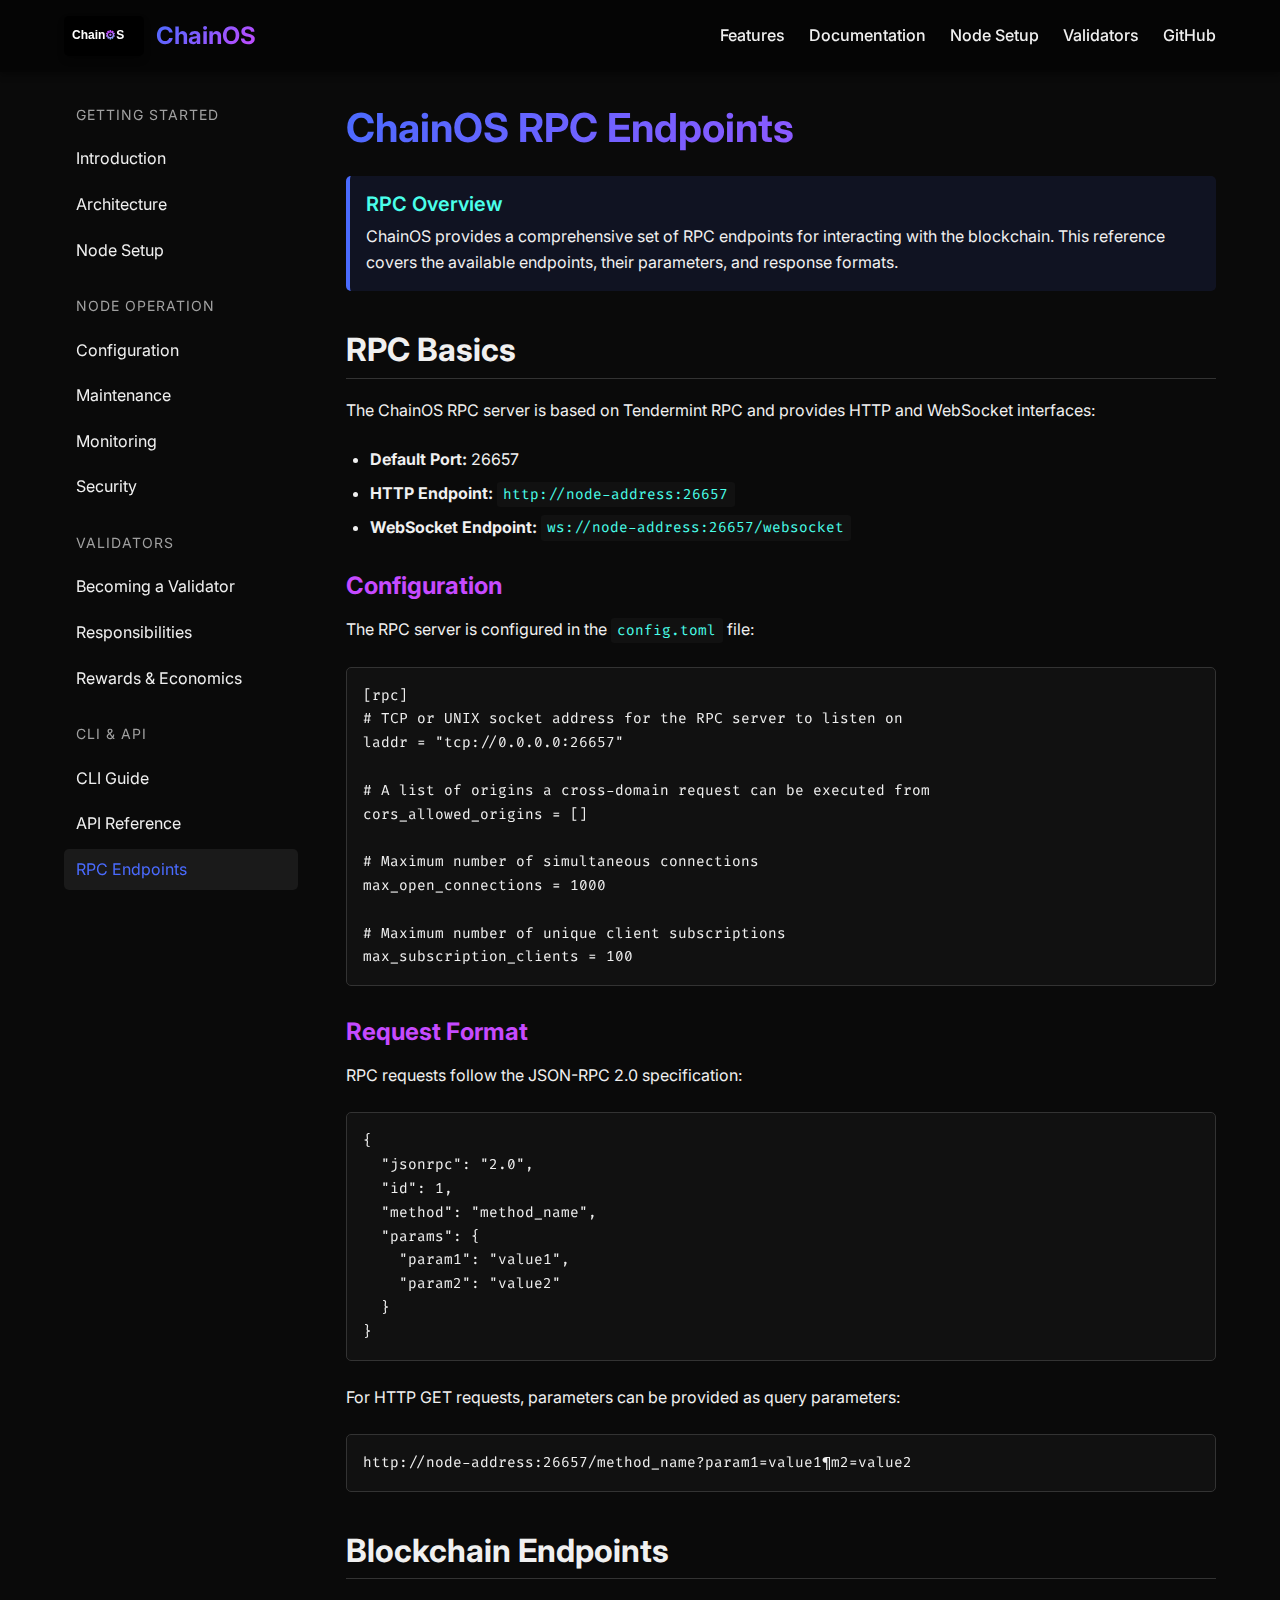
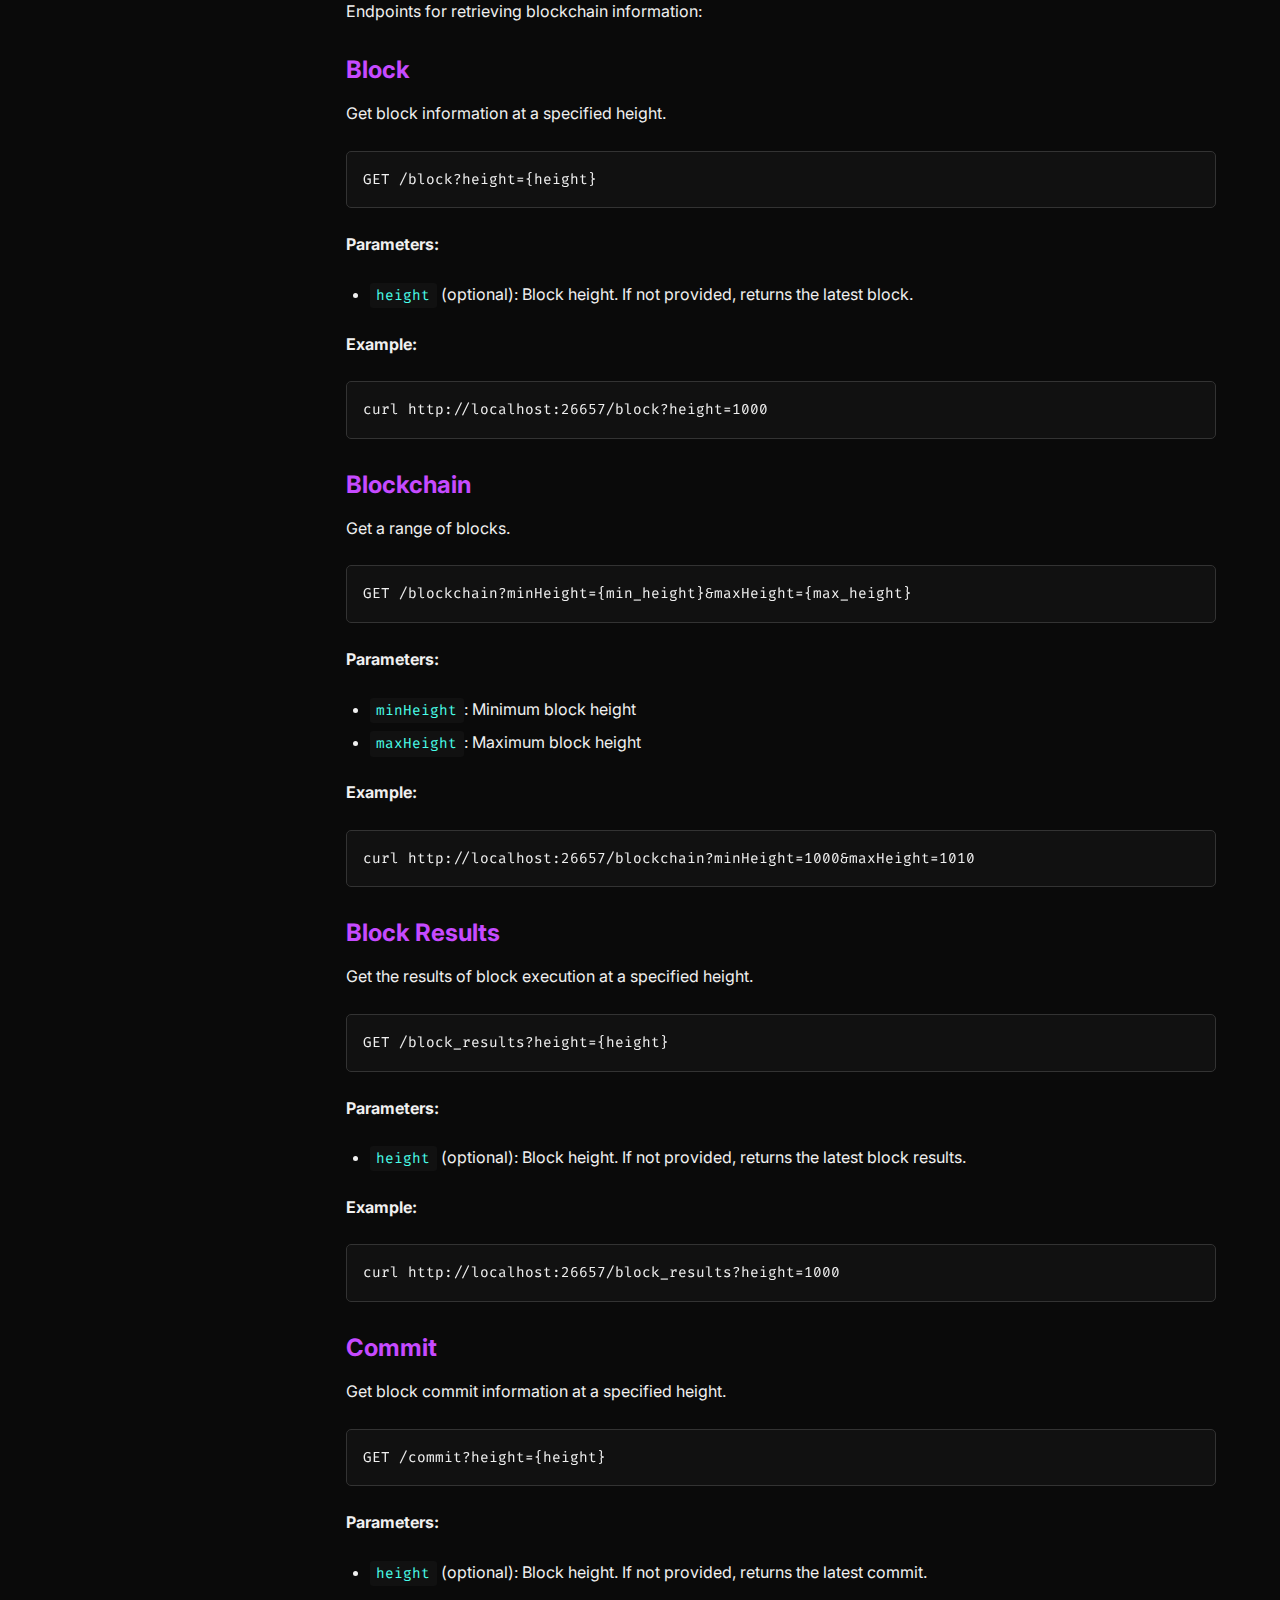
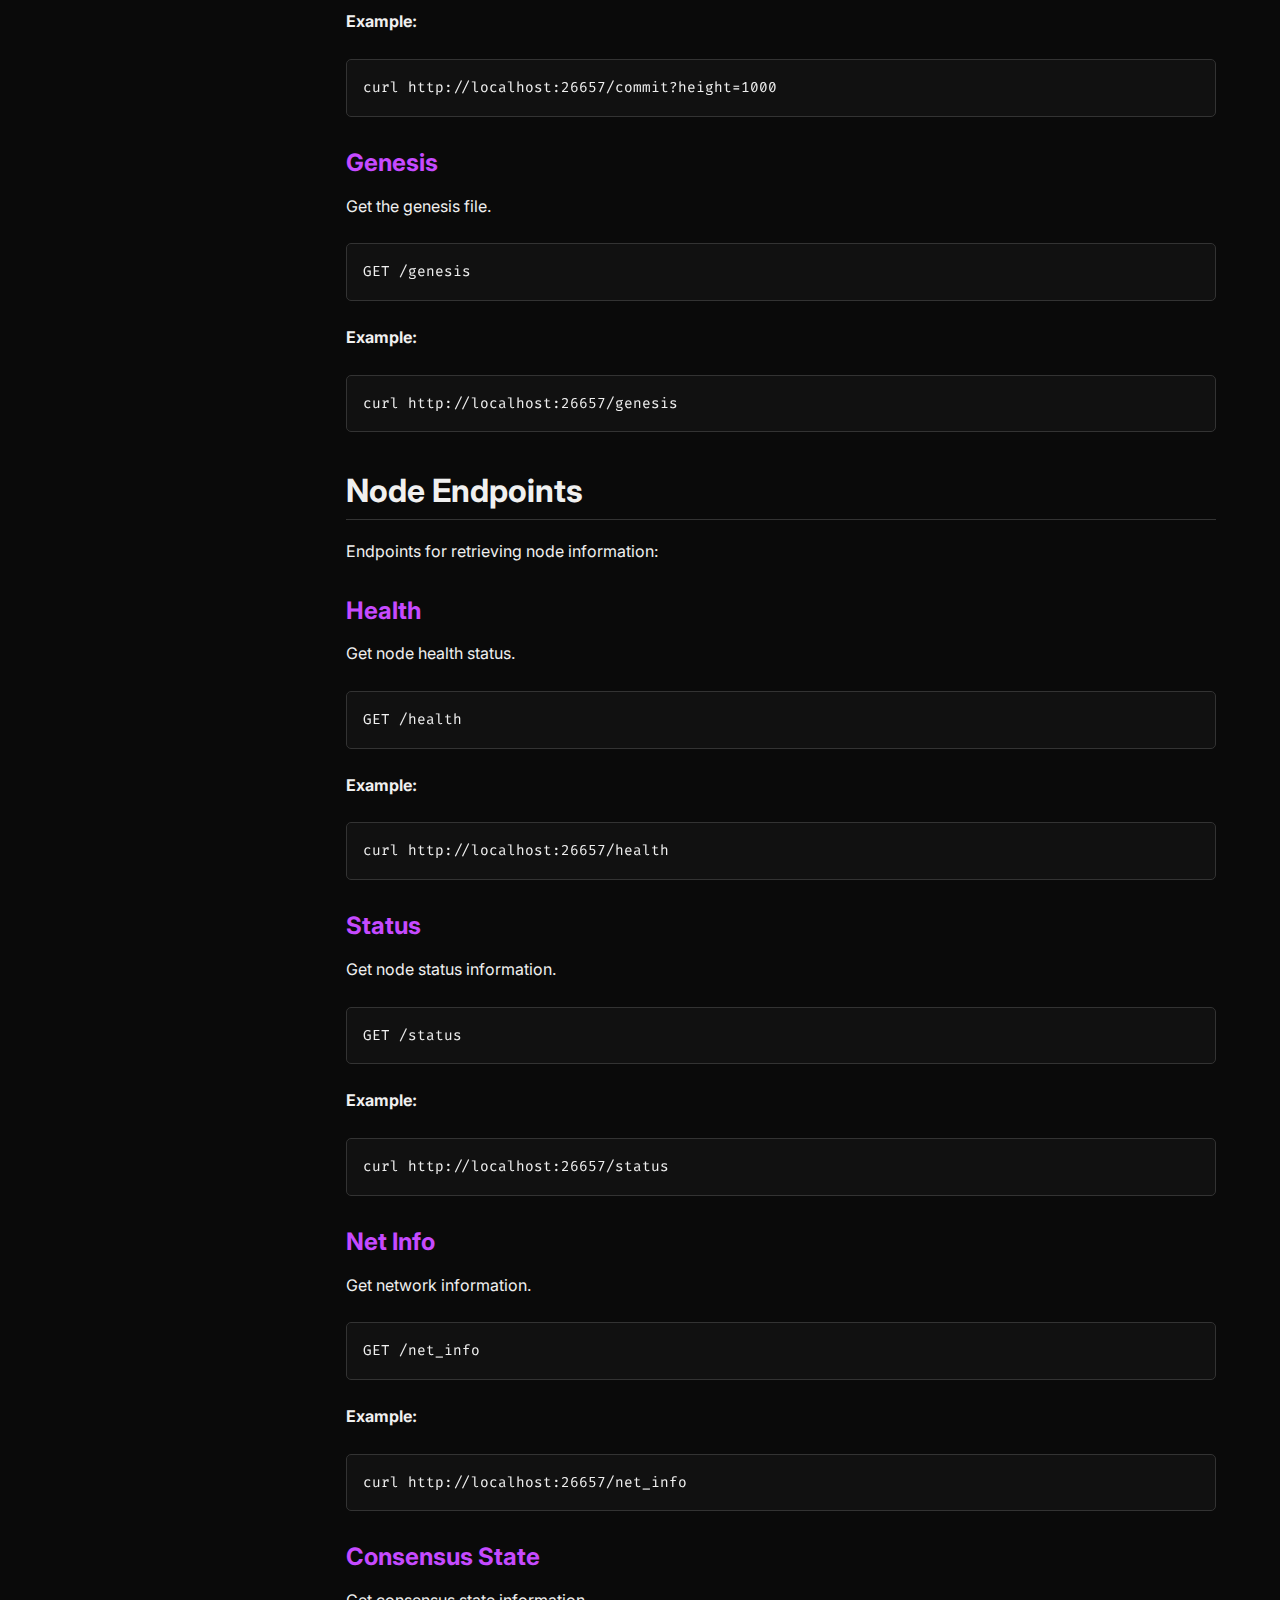
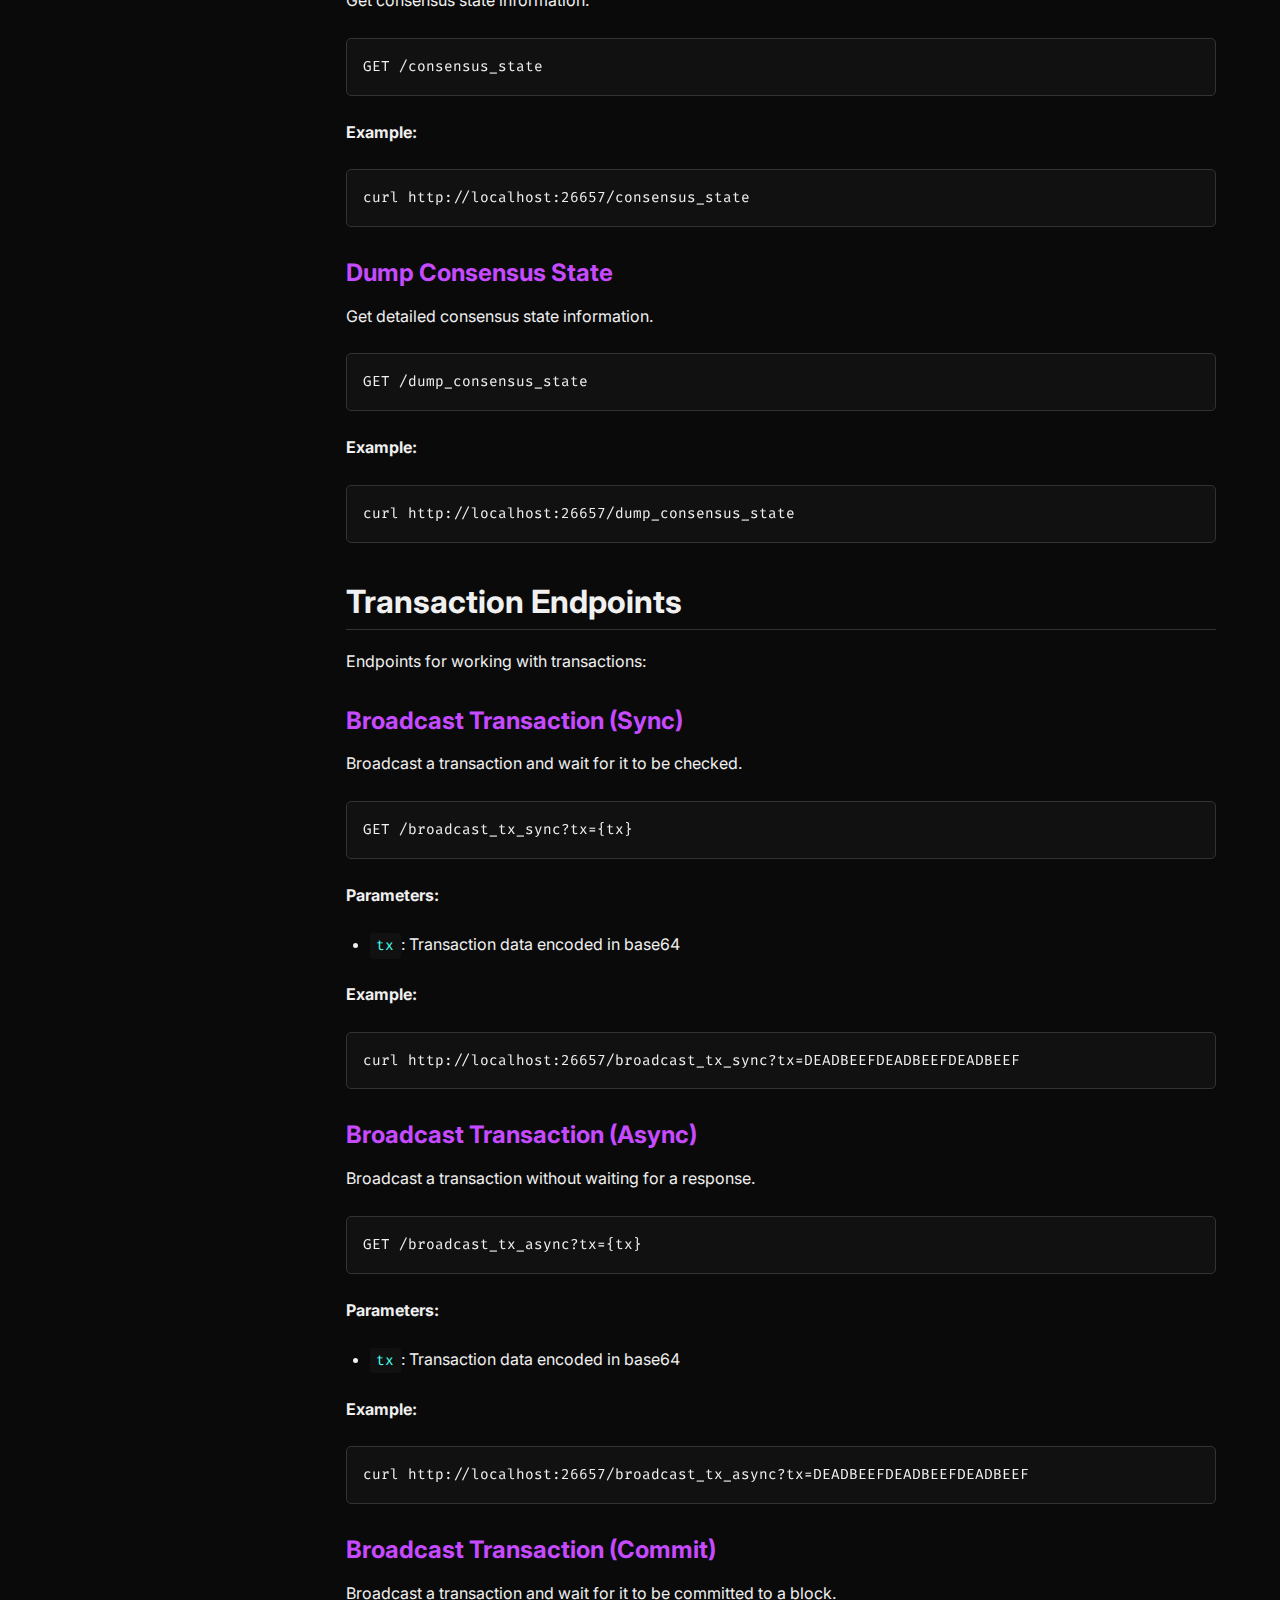
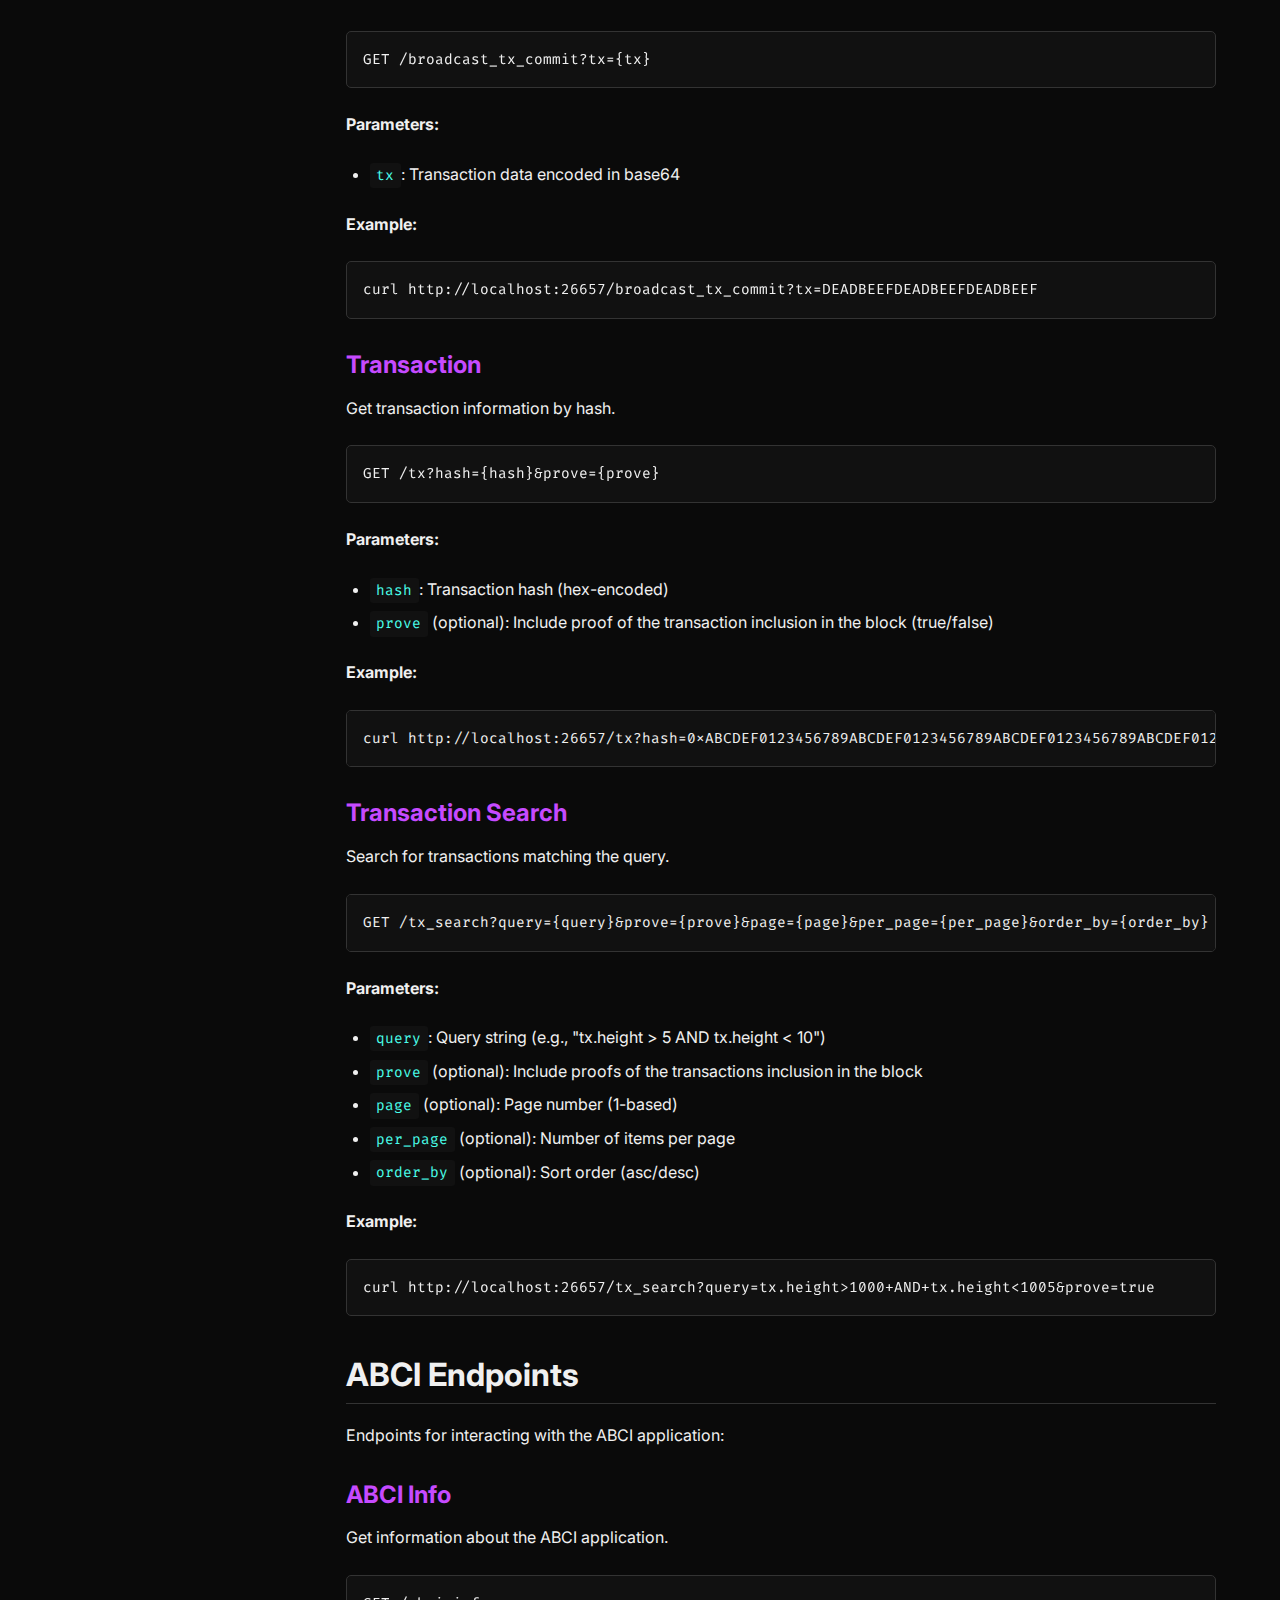
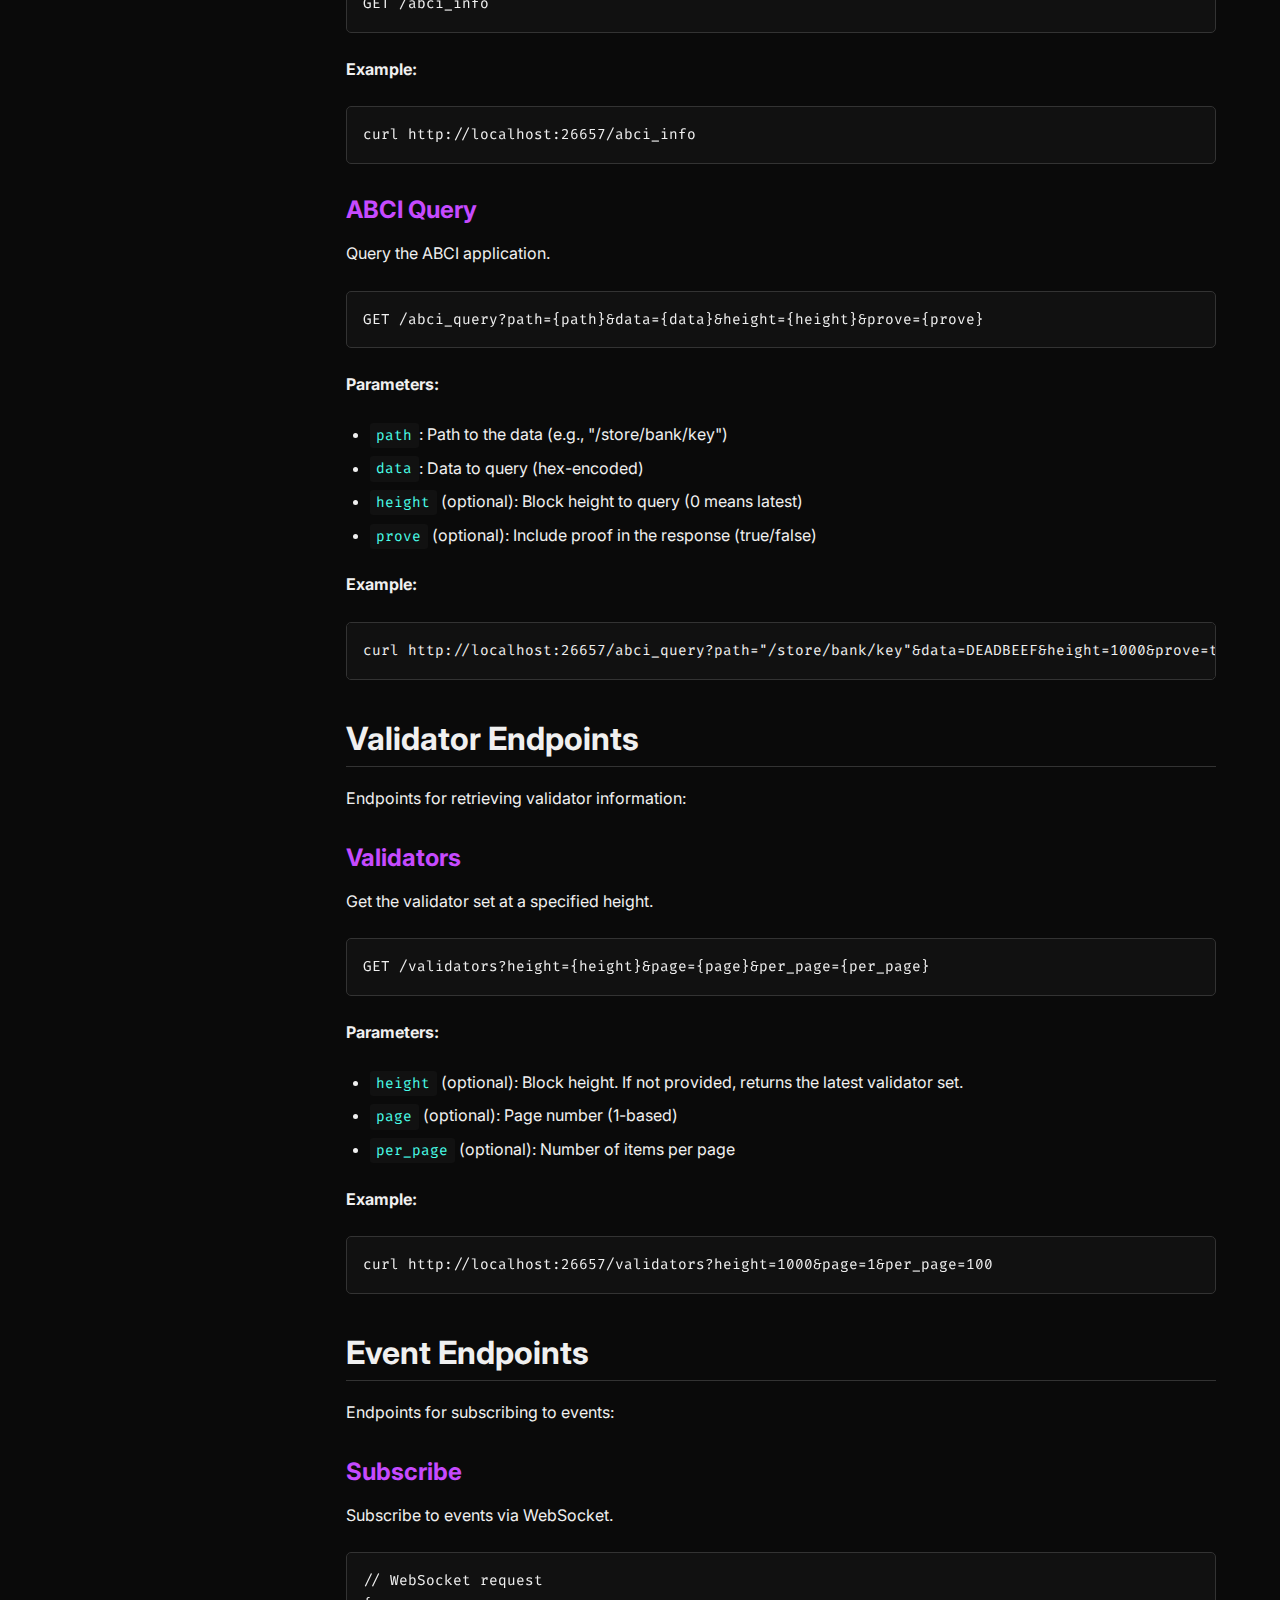
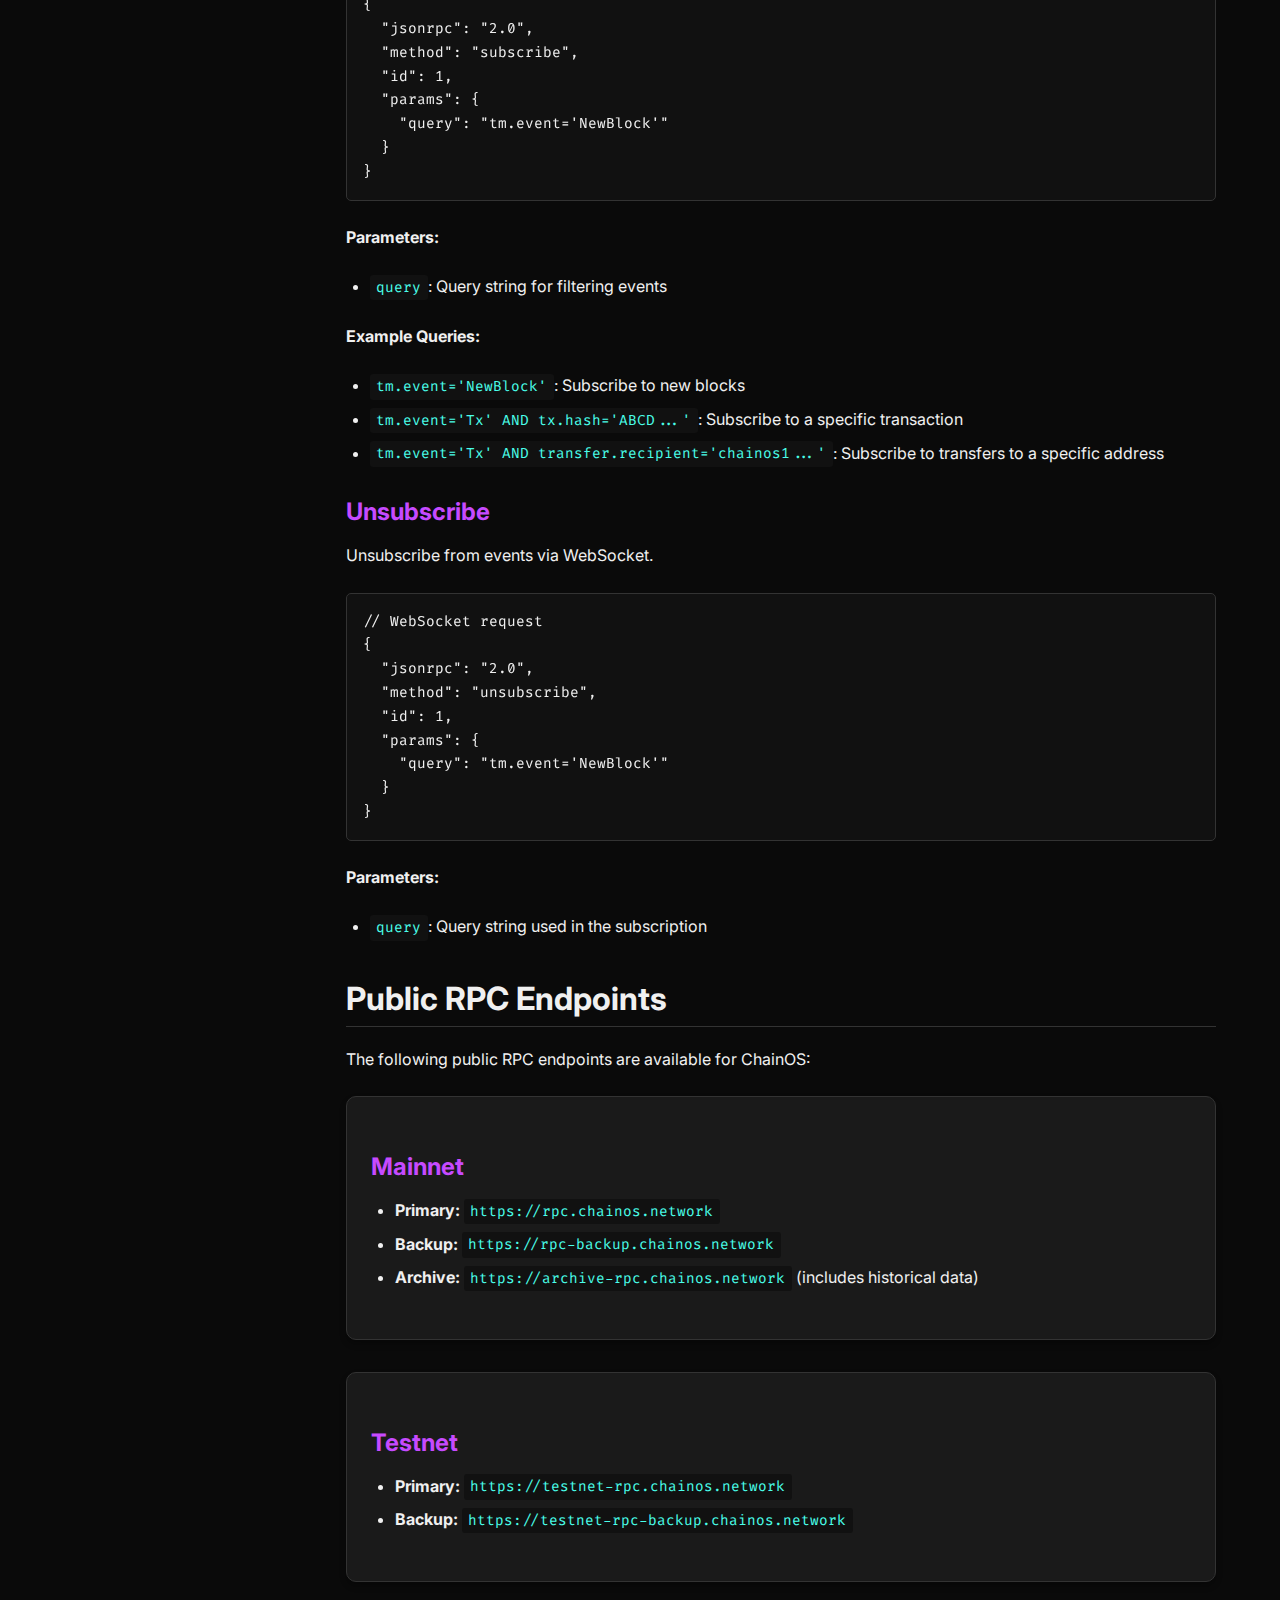
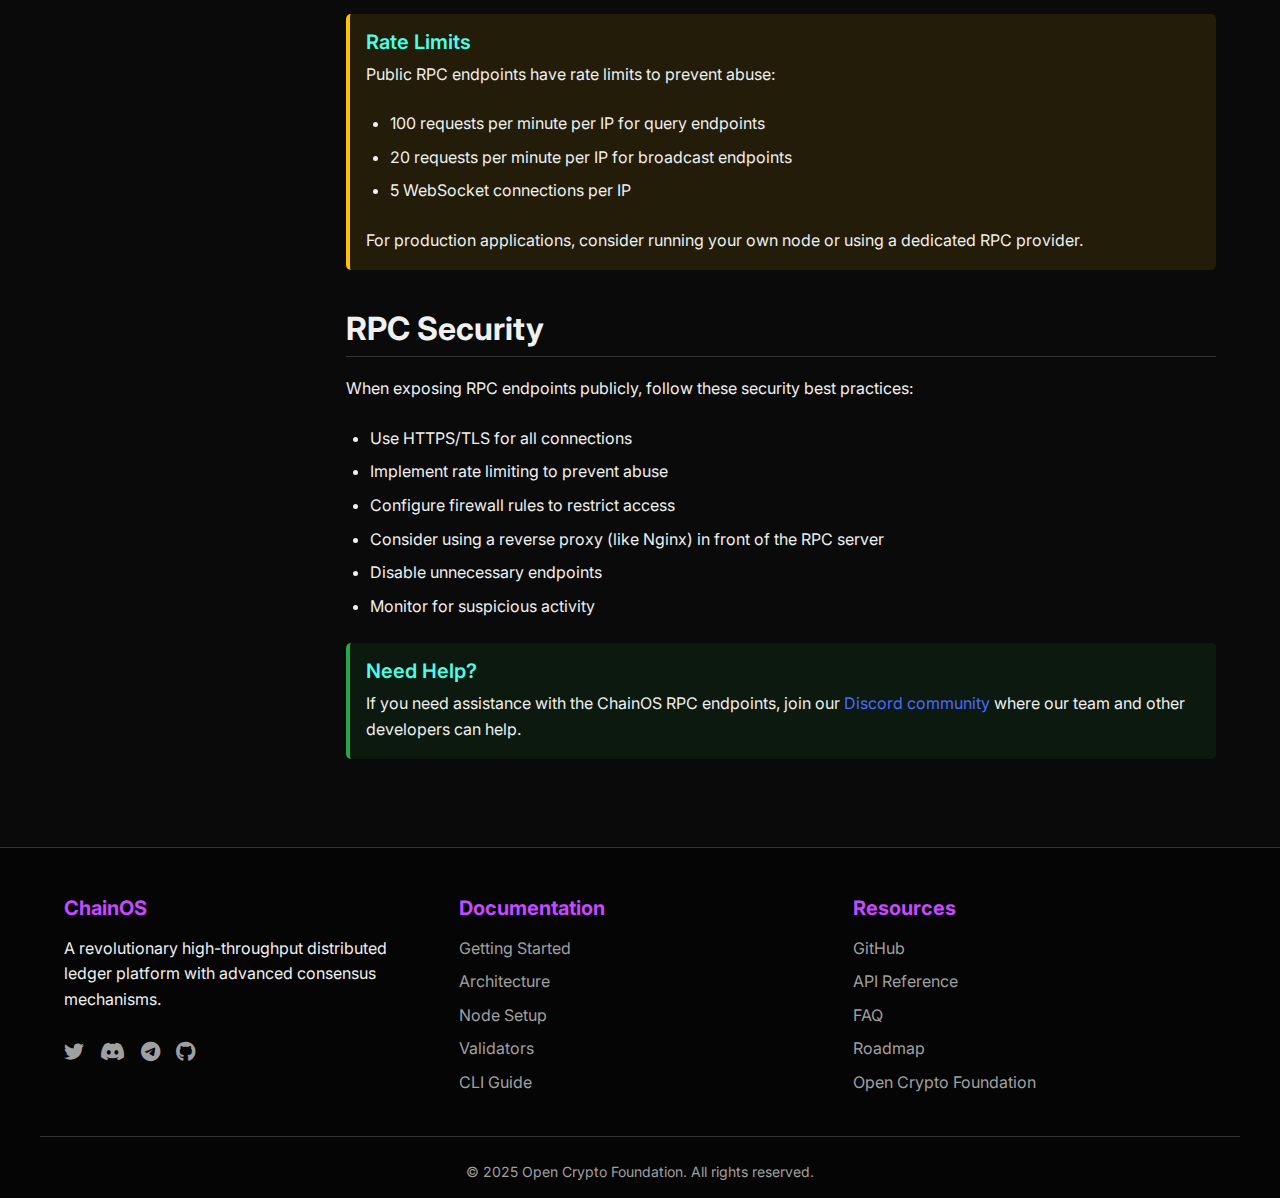
<file: docs/rpc-endpoints.html>
<!DOCTYPE html>
<html lang="en">
<head>
    <meta charset="UTF-8">
    <meta name="viewport" content="width=device-width, initial-scale=1.0">
    <title>RPC Endpoints - ChainOS Documentation</title>
    <meta name="description" content="Complete reference for ChainOS RPC endpoints, including Tendermint RPC and custom endpoints.">
    <link rel="stylesheet" href="https://cdnjs.cloudflare.com/ajax/libs/font-awesome/6.0.0/css/all.min.css">
    <link rel="stylesheet" href="https://fonts.googleapis.com/css2?family=Inter:wght@400;500;600;700&family=Fira+Code:wght@400;500&display=swap">
    <link rel="stylesheet" href="../assets/css/styles.css">
    <link rel="icon" href="../assets/ChainOS-logo.svg">
</head>
<body>
    <header class="header">
        <div class="container header-container">
            <div class="logo">
                <img src="../assets/ChainOS-logo.svg" alt="ChainOS Logo">
                <h1>ChainOS</h1>
            </div>
            <nav>
                <ul class="nav-links">
                    <li><a href="../index.html#features">Features</a></li>
                    <li><a href="getting-started.html">Documentation</a></li>
                    <li><a href="node-setup.html">Node Setup</a></li>
                    <li><a href="validators.html">Validators</a></li>
                    <li><a href="https://github.com/o-c-foundation/ChainOS--Mainnet" target="_blank">GitHub</a></li>
                </ul>
            </nav>
        </div>
    </header>

    <div class="container docs-container">
        <aside class="sidebar">
            <div class="sidebar-section">
                <div class="sidebar-section-title">Getting Started</div>
                <ul class="sidebar-nav">
                    <li><a href="getting-started.html">Introduction</a></li>
                    <li><a href="architecture.html">Architecture</a></li>
                    <li><a href="node-setup.html">Node Setup</a></li>
                </ul>
            </div>
            <div class="sidebar-section">
                <div class="sidebar-section-title">Node Operation</div>
                <ul class="sidebar-nav">
                    <li><a href="node-configuration.html">Configuration</a></li>
                    <li><a href="node-maintenance.html">Maintenance</a></li>
                    <li><a href="node-monitoring.html">Monitoring</a></li>
                    <li><a href="node-security.html">Security</a></li>
                </ul>
            </div>
            <div class="sidebar-section">
                <div class="sidebar-section-title">Validators</div>
                <ul class="sidebar-nav">
                    <li><a href="validators.html">Becoming a Validator</a></li>
                    <li><a href="validator-responsibilities.html">Responsibilities</a></li>
                    <li><a href="validator-rewards.html">Rewards & Economics</a></li>
                </ul>
            </div>
            <div class="sidebar-section">
                <div class="sidebar-section-title">CLI & API</div>
                <ul class="sidebar-nav">
                    <li><a href="cli.html">CLI Guide</a></li>
                    <li><a href="api.html">API Reference</a></li>
                    <li><a href="rpc-endpoints.html" class="active">RPC Endpoints</a></li>
                </ul>
            </div>
        </aside>

        <main class="content">
            <h1>ChainOS RPC Endpoints</h1>
            
            <div class="alert alert-info">
                <h4 class="alert-title">RPC Overview</h4>
                <p>ChainOS provides a comprehensive set of RPC endpoints for interacting with the blockchain. This reference covers the available endpoints, their parameters, and response formats.</p>
            </div>

            <h2 id="rpc-basics">RPC Basics</h2>
            <p>The ChainOS RPC server is based on Tendermint RPC and provides HTTP and WebSocket interfaces:</p>
            <ul>
                <li><strong>Default Port:</strong> 26657</li>
                <li><strong>HTTP Endpoint:</strong> <code>http://node-address:26657</code></li>
                <li><strong>WebSocket Endpoint:</strong> <code>ws://node-address:26657/websocket</code></li>
            </ul>

            <h3 id="rpc-configuration">Configuration</h3>
            <p>The RPC server is configured in the <code>config.toml</code> file:</p>
            <div class="code-block">
                <pre><code>[rpc]
# TCP or UNIX socket address for the RPC server to listen on
laddr = "tcp://0.0.0.0:26657"

# A list of origins a cross-domain request can be executed from
cors_allowed_origins = []

# Maximum number of simultaneous connections
max_open_connections = 1000

# Maximum number of unique client subscriptions
max_subscription_clients = 100</code></pre>
            </div>

            <h3 id="request-format">Request Format</h3>
            <p>RPC requests follow the JSON-RPC 2.0 specification:</p>
            <div class="code-block">
                <pre><code>{
  "jsonrpc": "2.0",
  "id": 1,
  "method": "method_name",
  "params": {
    "param1": "value1",
    "param2": "value2"
  }
}</code></pre>
            </div>

            <p>For HTTP GET requests, parameters can be provided as query parameters:</p>
            <div class="code-block">
                <pre><code>http://node-address:26657/method_name?param1=value1&param2=value2</code></pre>
            </div>

            <h2 id="blockchain-endpoints">Blockchain Endpoints</h2>
            <p>Endpoints for retrieving blockchain information:</p>

            <h3 id="block">Block</h3>
            <p>Get block information at a specified height.</p>
            <div class="code-block">
                <pre><code>GET /block?height={height}</code></pre>
            </div>
            <p><strong>Parameters:</strong></p>
            <ul>
                <li><code>height</code> (optional): Block height. If not provided, returns the latest block.</li>
            </ul>
            <p><strong>Example:</strong></p>
            <div class="code-block">
                <pre><code>curl http://localhost:26657/block?height=1000</code></pre>
            </div>

            <h3 id="blockchain">Blockchain</h3>
            <p>Get a range of blocks.</p>
            <div class="code-block">
                <pre><code>GET /blockchain?minHeight={min_height}&maxHeight={max_height}</code></pre>
            </div>
            <p><strong>Parameters:</strong></p>
            <ul>
                <li><code>minHeight</code>: Minimum block height</li>
                <li><code>maxHeight</code>: Maximum block height</li>
            </ul>
            <p><strong>Example:</strong></p>
            <div class="code-block">
                <pre><code>curl http://localhost:26657/blockchain?minHeight=1000&maxHeight=1010</code></pre>
            </div>

            <h3 id="block-results">Block Results</h3>
            <p>Get the results of block execution at a specified height.</p>
            <div class="code-block">
                <pre><code>GET /block_results?height={height}</code></pre>
            </div>
            <p><strong>Parameters:</strong></p>
            <ul>
                <li><code>height</code> (optional): Block height. If not provided, returns the latest block results.</li>
            </ul>
            <p><strong>Example:</strong></p>
            <div class="code-block">
                <pre><code>curl http://localhost:26657/block_results?height=1000</code></pre>
            </div>

            <h3 id="commit">Commit</h3>
            <p>Get block commit information at a specified height.</p>
            <div class="code-block">
                <pre><code>GET /commit?height={height}</code></pre>
            </div>
            <p><strong>Parameters:</strong></p>
            <ul>
                <li><code>height</code> (optional): Block height. If not provided, returns the latest commit.</li>
            </ul>
            <p><strong>Example:</strong></p>
            <div class="code-block">
                <pre><code>curl http://localhost:26657/commit?height=1000</code></pre>
            </div>

            <h3 id="genesis">Genesis</h3>
            <p>Get the genesis file.</p>
            <div class="code-block">
                <pre><code>GET /genesis</code></pre>
            </div>
            <p><strong>Example:</strong></p>
            <div class="code-block">
                <pre><code>curl http://localhost:26657/genesis</code></pre>
            </div>

            <h2 id="node-endpoints">Node Endpoints</h2>
            <p>Endpoints for retrieving node information:</p>

            <h3 id="health">Health</h3>
            <p>Get node health status.</p>
            <div class="code-block">
                <pre><code>GET /health</code></pre>
            </div>
            <p><strong>Example:</strong></p>
            <div class="code-block">
                <pre><code>curl http://localhost:26657/health</code></pre>
            </div>

            <h3 id="status">Status</h3>
            <p>Get node status information.</p>
            <div class="code-block">
                <pre><code>GET /status</code></pre>
            </div>
            <p><strong>Example:</strong></p>
            <div class="code-block">
                <pre><code>curl http://localhost:26657/status</code></pre>
            </div>

            <h3 id="net-info">Net Info</h3>
            <p>Get network information.</p>
            <div class="code-block">
                <pre><code>GET /net_info</code></pre>
            </div>
            <p><strong>Example:</strong></p>
            <div class="code-block">
                <pre><code>curl http://localhost:26657/net_info</code></pre>
            </div>

            <h3 id="consensus-state">Consensus State</h3>
            <p>Get consensus state information.</p>
            <div class="code-block">
                <pre><code>GET /consensus_state</code></pre>
            </div>
            <p><strong>Example:</strong></p>
            <div class="code-block">
                <pre><code>curl http://localhost:26657/consensus_state</code></pre>
            </div>

            <h3 id="dump-consensus-state">Dump Consensus State</h3>
            <p>Get detailed consensus state information.</p>
            <div class="code-block">
                <pre><code>GET /dump_consensus_state</code></pre>
            </div>
            <p><strong>Example:</strong></p>
            <div class="code-block">
                <pre><code>curl http://localhost:26657/dump_consensus_state</code></pre>
            </div>

            <h2 id="transaction-endpoints">Transaction Endpoints</h2>
            <p>Endpoints for working with transactions:</p>

            <h3 id="broadcast-tx-sync">Broadcast Transaction (Sync)</h3>
            <p>Broadcast a transaction and wait for it to be checked.</p>
            <div class="code-block">
                <pre><code>GET /broadcast_tx_sync?tx={tx}</code></pre>
            </div>
            <p><strong>Parameters:</strong></p>
            <ul>
                <li><code>tx</code>: Transaction data encoded in base64</li>
            </ul>
            <p><strong>Example:</strong></p>
            <div class="code-block">
                <pre><code>curl http://localhost:26657/broadcast_tx_sync?tx=DEADBEEFDEADBEEFDEADBEEF</code></pre>
            </div>

            <h3 id="broadcast-tx-async">Broadcast Transaction (Async)</h3>
            <p>Broadcast a transaction without waiting for a response.</p>
            <div class="code-block">
                <pre><code>GET /broadcast_tx_async?tx={tx}</code></pre>
            </div>
            <p><strong>Parameters:</strong></p>
            <ul>
                <li><code>tx</code>: Transaction data encoded in base64</li>
            </ul>
            <p><strong>Example:</strong></p>
            <div class="code-block">
                <pre><code>curl http://localhost:26657/broadcast_tx_async?tx=DEADBEEFDEADBEEFDEADBEEF</code></pre>
            </div>

            <h3 id="broadcast-tx-commit">Broadcast Transaction (Commit)</h3>
            <p>Broadcast a transaction and wait for it to be committed to a block.</p>
            <div class="code-block">
                <pre><code>GET /broadcast_tx_commit?tx={tx}</code></pre>
            </div>
            <p><strong>Parameters:</strong></p>
            <ul>
                <li><code>tx</code>: Transaction data encoded in base64</li>
            </ul>
            <p><strong>Example:</strong></p>
            <div class="code-block">
                <pre><code>curl http://localhost:26657/broadcast_tx_commit?tx=DEADBEEFDEADBEEFDEADBEEF</code></pre>
            </div>

            <h3 id="tx">Transaction</h3>
            <p>Get transaction information by hash.</p>
            <div class="code-block">
                <pre><code>GET /tx?hash={hash}&prove={prove}</code></pre>
            </div>
            <p><strong>Parameters:</strong></p>
            <ul>
                <li><code>hash</code>: Transaction hash (hex-encoded)</li>
                <li><code>prove</code> (optional): Include proof of the transaction inclusion in the block (true/false)</li>
            </ul>
            <p><strong>Example:</strong></p>
            <div class="code-block">
                <pre><code>curl http://localhost:26657/tx?hash=0xABCDEF0123456789ABCDEF0123456789ABCDEF0123456789ABCDEF0123456789&prove=true</code></pre>
            </div>

            <h3 id="tx-search">Transaction Search</h3>
            <p>Search for transactions matching the query.</p>
            <div class="code-block">
                <pre><code>GET /tx_search?query={query}&prove={prove}&page={page}&per_page={per_page}&order_by={order_by}</code></pre>
            </div>
            <p><strong>Parameters:</strong></p>
            <ul>
                <li><code>query</code>: Query string (e.g., "tx.height > 5 AND tx.height < 10")</li>
                <li><code>prove</code> (optional): Include proofs of the transactions inclusion in the block</li>
                <li><code>page</code> (optional): Page number (1-based)</li>
                <li><code>per_page</code> (optional): Number of items per page</li>
                <li><code>order_by</code> (optional): Sort order (asc/desc)</li>
            </ul>
            <p><strong>Example:</strong></p>
            <div class="code-block">
                <pre><code>curl http://localhost:26657/tx_search?query=tx.height>1000+AND+tx.height<1005&prove=true</code></pre>
            </div>

            <h2 id="abci-endpoints">ABCI Endpoints</h2>
            <p>Endpoints for interacting with the ABCI application:</p>

            <h3 id="abci-info">ABCI Info</h3>
            <p>Get information about the ABCI application.</p>
            <div class="code-block">
                <pre><code>GET /abci_info</code></pre>
            </div>
            <p><strong>Example:</strong></p>
            <div class="code-block">
                <pre><code>curl http://localhost:26657/abci_info</code></pre>
            </div>

            <h3 id="abci-query">ABCI Query</h3>
            <p>Query the ABCI application.</p>
            <div class="code-block">
                <pre><code>GET /abci_query?path={path}&data={data}&height={height}&prove={prove}</code></pre>
            </div>
            <p><strong>Parameters:</strong></p>
            <ul>
                <li><code>path</code>: Path to the data (e.g., "/store/bank/key")</li>
                <li><code>data</code>: Data to query (hex-encoded)</li>
                <li><code>height</code> (optional): Block height to query (0 means latest)</li>
                <li><code>prove</code> (optional): Include proof in the response (true/false)</li>
            </ul>
            <p><strong>Example:</strong></p>
            <div class="code-block">
                <pre><code>curl http://localhost:26657/abci_query?path="/store/bank/key"&data=DEADBEEF&height=1000&prove=true</code></pre>
            </div>

            <h2 id="validator-endpoints">Validator Endpoints</h2>
            <p>Endpoints for retrieving validator information:</p>

            <h3 id="validators">Validators</h3>
            <p>Get the validator set at a specified height.</p>
            <div class="code-block">
                <pre><code>GET /validators?height={height}&page={page}&per_page={per_page}</code></pre>
            </div>
            <p><strong>Parameters:</strong></p>
            <ul>
                <li><code>height</code> (optional): Block height. If not provided, returns the latest validator set.</li>
                <li><code>page</code> (optional): Page number (1-based)</li>
                <li><code>per_page</code> (optional): Number of items per page</li>
            </ul>
            <p><strong>Example:</strong></p>
            <div class="code-block">
                <pre><code>curl http://localhost:26657/validators?height=1000&page=1&per_page=100</code></pre>
            </div>

            <h2 id="event-endpoints">Event Endpoints</h2>
            <p>Endpoints for subscribing to events:</p>

            <h3 id="subscribe">Subscribe</h3>
            <p>Subscribe to events via WebSocket.</p>
            <div class="code-block">
                <pre><code>// WebSocket request
{
  "jsonrpc": "2.0",
  "method": "subscribe",
  "id": 1,
  "params": {
    "query": "tm.event='NewBlock'"
  }
}</code></pre>
            </div>
            <p><strong>Parameters:</strong></p>
            <ul>
                <li><code>query</code>: Query string for filtering events</li>
            </ul>
            <p><strong>Example Queries:</strong></p>
            <ul>
                <li><code>tm.event='NewBlock'</code>: Subscribe to new blocks</li>
                <li><code>tm.event='Tx' AND tx.hash='ABCD...'</code>: Subscribe to a specific transaction</li>
                <li><code>tm.event='Tx' AND transfer.recipient='chainos1...'</code>: Subscribe to transfers to a specific address</li>
            </ul>

            <h3 id="unsubscribe">Unsubscribe</h3>
            <p>Unsubscribe from events via WebSocket.</p>
            <div class="code-block">
                <pre><code>// WebSocket request
{
  "jsonrpc": "2.0",
  "method": "unsubscribe",
  "id": 1,
  "params": {
    "query": "tm.event='NewBlock'"
  }
}</code></pre>
            </div>
            <p><strong>Parameters:</strong></p>
            <ul>
                <li><code>query</code>: Query string used in the subscription</li>
            </ul>

            <h2 id="public-endpoints">Public RPC Endpoints</h2>
            <p>The following public RPC endpoints are available for ChainOS:</p>

            <div class="card">
                <h3>Mainnet</h3>
                <ul>
                    <li><strong>Primary:</strong> <code>https://rpc.chainos.network</code></li>
                    <li><strong>Backup:</strong> <code>https://rpc-backup.chainos.network</code></li>
                    <li><strong>Archive:</strong> <code>https://archive-rpc.chainos.network</code> (includes historical data)</li>
                </ul>
            </div>

            <div class="card">
                <h3>Testnet</h3>
                <ul>
                    <li><strong>Primary:</strong> <code>https://testnet-rpc.chainos.network</code></li>
                    <li><strong>Backup:</strong> <code>https://testnet-rpc-backup.chainos.network</code></li>
                </ul>
            </div>

            <div class="alert alert-warning">
                <h4 class="alert-title">Rate Limits</h4>
                <p>Public RPC endpoints have rate limits to prevent abuse:</p>
                <ul>
                    <li>100 requests per minute per IP for query endpoints</li>
                    <li>20 requests per minute per IP for broadcast endpoints</li>
                    <li>5 WebSocket connections per IP</li>
                </ul>
                <p>For production applications, consider running your own node or using a dedicated RPC provider.</p>
            </div>

            <h2 id="rpc-security">RPC Security</h2>
            <p>When exposing RPC endpoints publicly, follow these security best practices:</p>
            <ul>
                <li>Use HTTPS/TLS for all connections</li>
                <li>Implement rate limiting to prevent abuse</li>
                <li>Configure firewall rules to restrict access</li>
                <li>Consider using a reverse proxy (like Nginx) in front of the RPC server</li>
                <li>Disable unnecessary endpoints</li>
                <li>Monitor for suspicious activity</li>
            </ul>

            <div class="alert alert-success">
                <h4 class="alert-title">Need Help?</h4>
                <p>If you need assistance with the ChainOS RPC endpoints, join our <a href="https://discord.gg/opencrypto" target="_blank">Discord community</a> where our team and other developers can help.</p>
            </div>
        </main>
    </div>

    <footer class="footer">
        <div class="container footer-container">
            <div class="footer-section">
                <h3>ChainOS</h3>
                <p>A revolutionary high-throughput distributed ledger platform with advanced consensus mechanisms.</p>
                <div class="social-links">
                    <a href="https://twitter.com/opencryptofdn" target="_blank"><i class="fab fa-twitter"></i></a>
                    <a href="https://discord.gg/opencrypto" target="_blank"><i class="fab fa-discord"></i></a>
                    <a href="https://t.me/ocfcommunity" target="_blank"><i class="fab fa-telegram"></i></a>
                    <a href="https://github.com/o-c-foundation" target="_blank"><i class="fab fa-github"></i></a>
                </div>
            </div>
            <div class="footer-section">
                <h3>Documentation</h3>
                <ul class="footer-links">
                    <li><a href="getting-started.html">Getting Started</a></li>
                    <li><a href="architecture.html">Architecture</a></li>
                    <li><a href="node-setup.html">Node Setup</a></li>
                    <li><a href="validators.html">Validators</a></li>
                    <li><a href="cli.html">CLI Guide</a></li>
                </ul>
            </div>
            <div class="footer-section">
                <h3>Resources</h3>
                <ul class="footer-links">
                    <li><a href="https://github.com/o-c-foundation/ChainOS--Mainnet" target="_blank">GitHub</a></li>
                    <li><a href="api.html">API Reference</a></li>
                    <li><a href="faq.html">FAQ</a></li>
                    <li><a href="roadmap.html">Roadmap</a></li>
                    <li><a href="https://opencryptofoundation.com/" target="_blank">Open Crypto Foundation</a></li>
                </ul>
            </div>
        </div>
        <div class="container copyright">
            <p>&copy; 2025 Open Crypto Foundation. All rights reserved.</p>
        </div>
    </footer>

    <script src="../assets/js/main.js"></script>
</body>
</html>
</file>
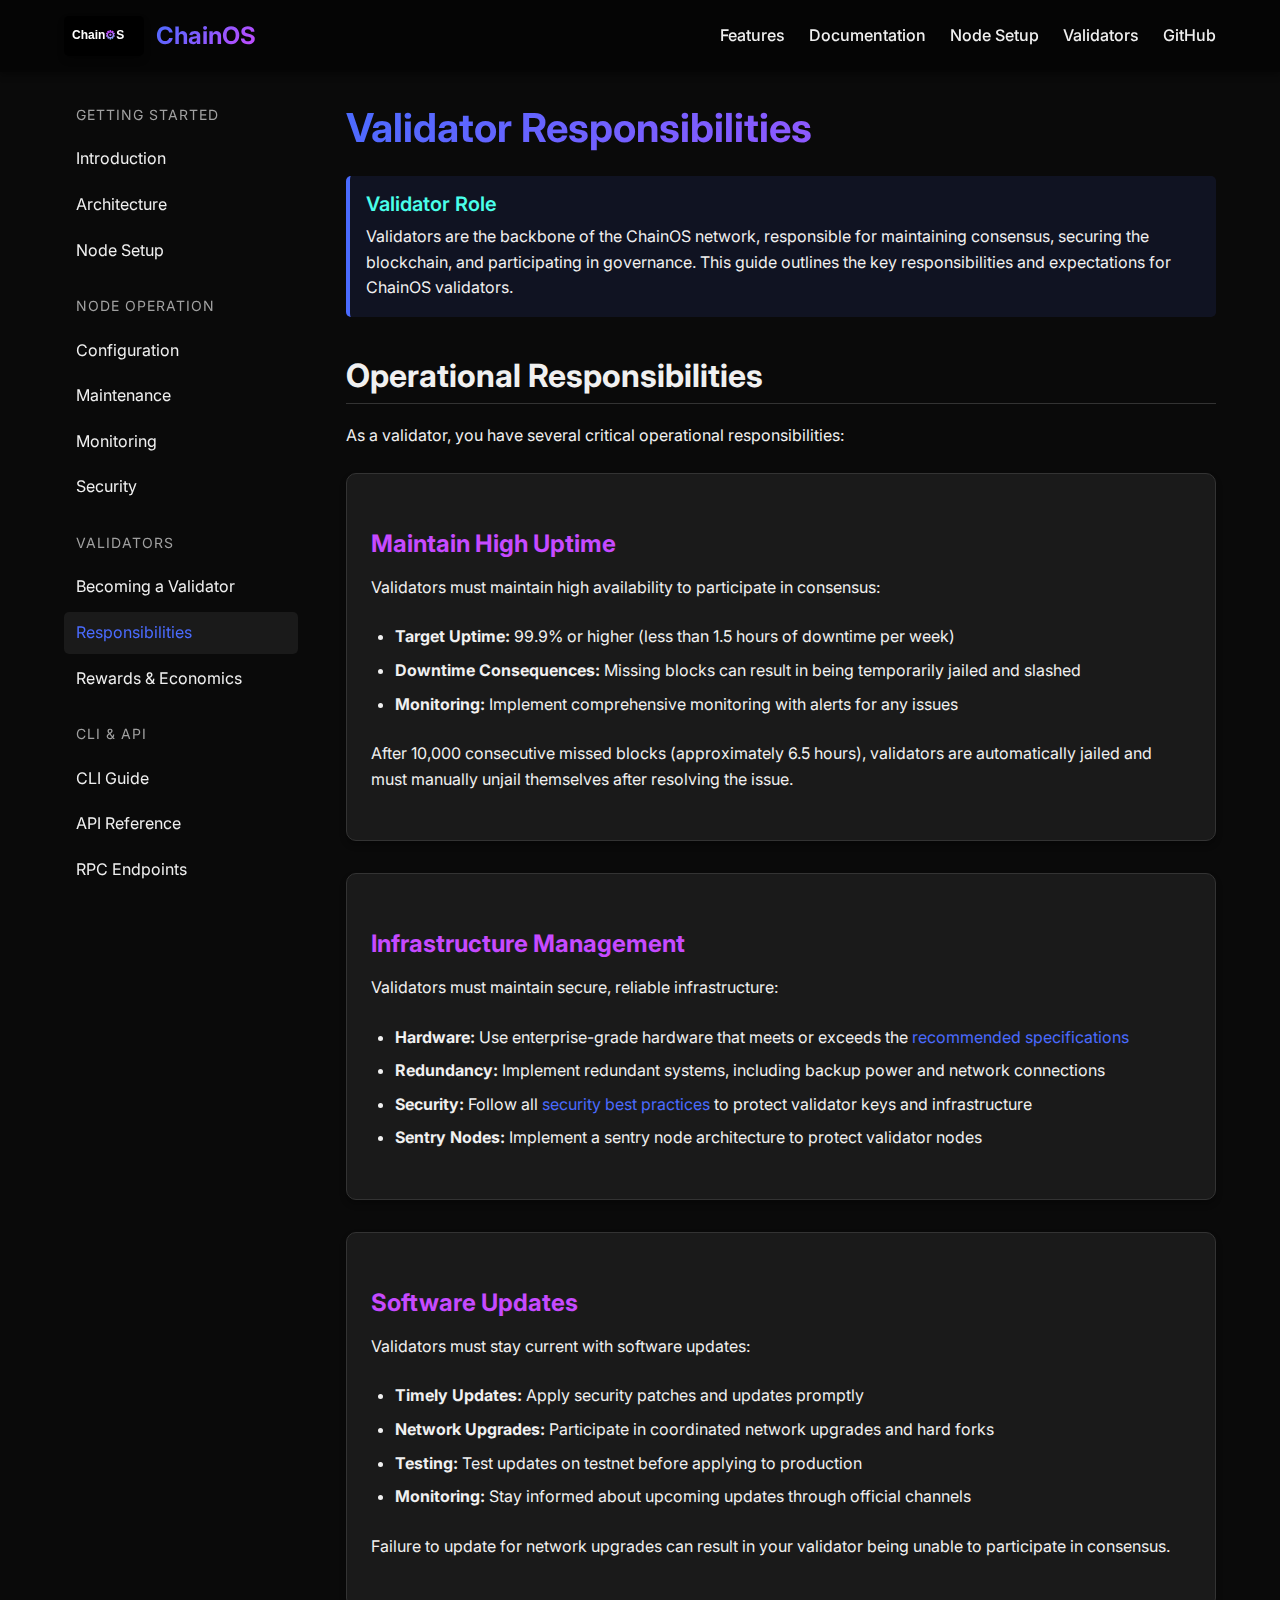
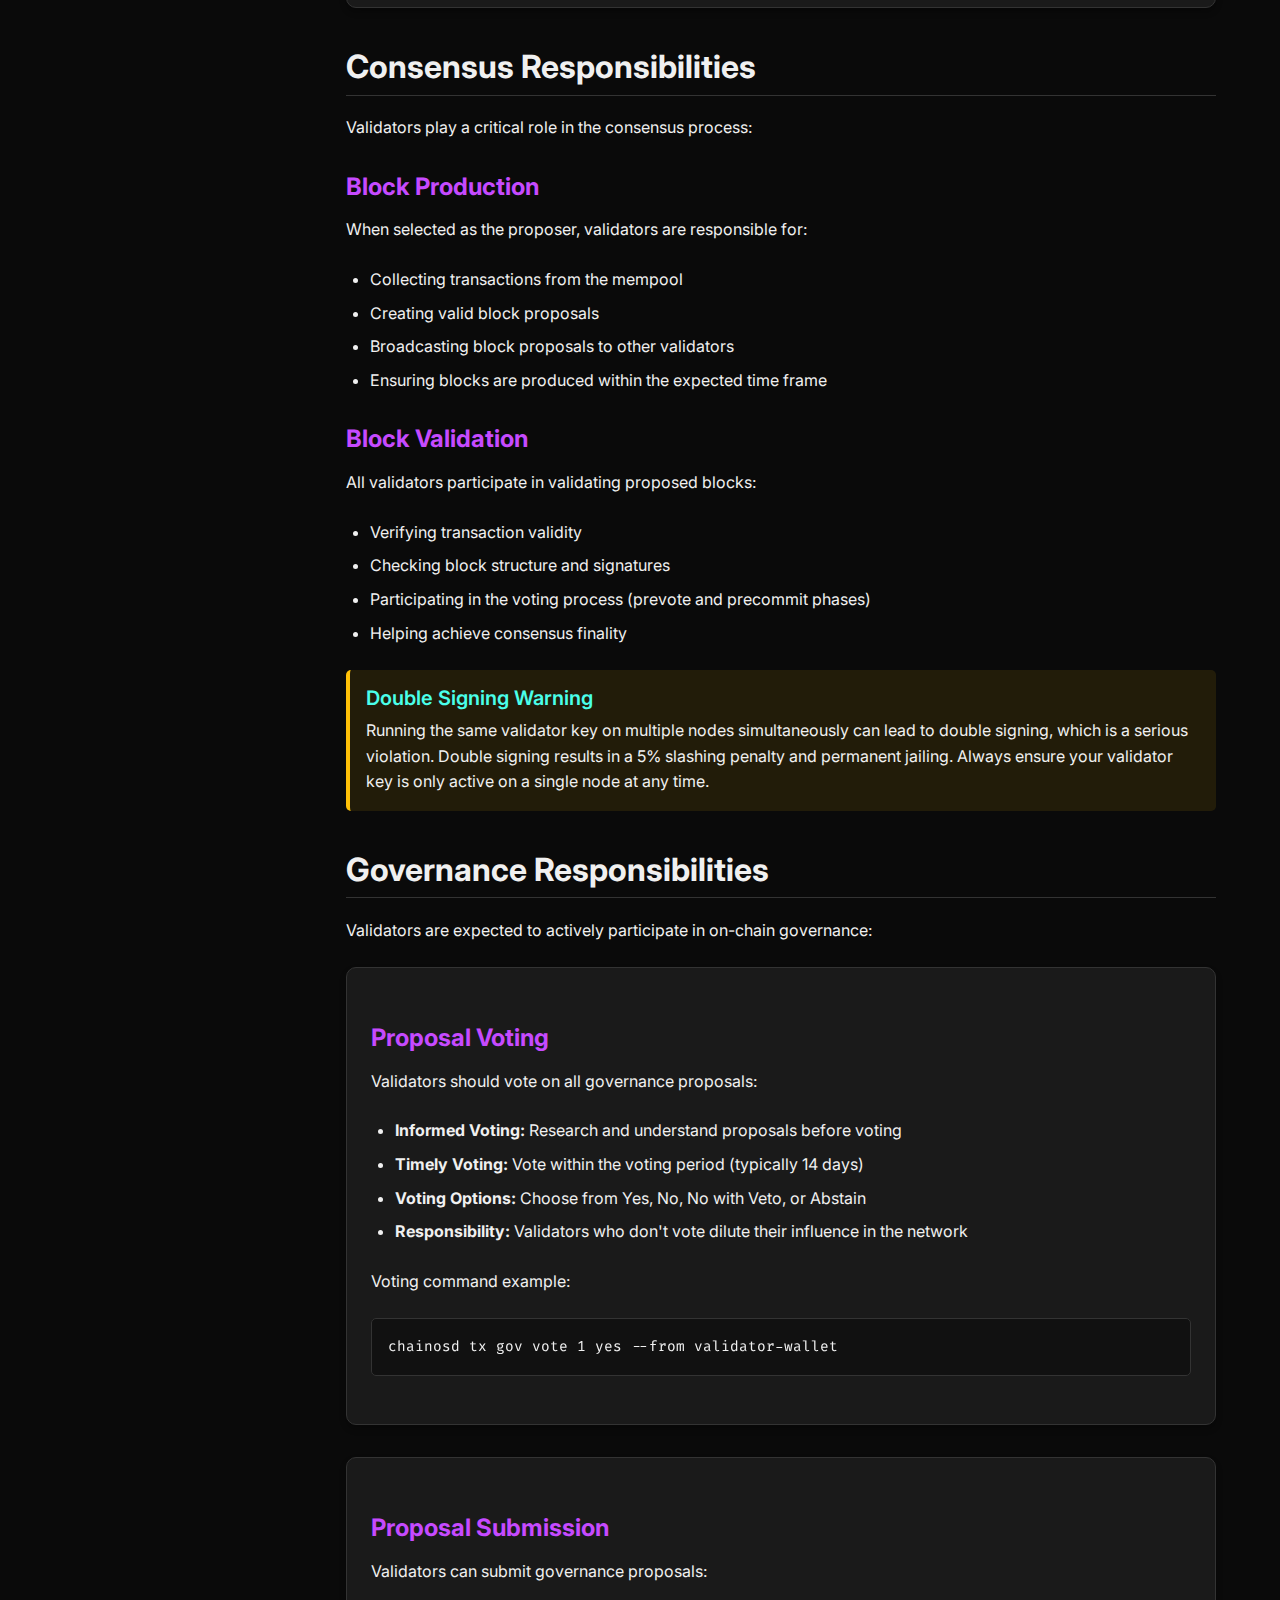
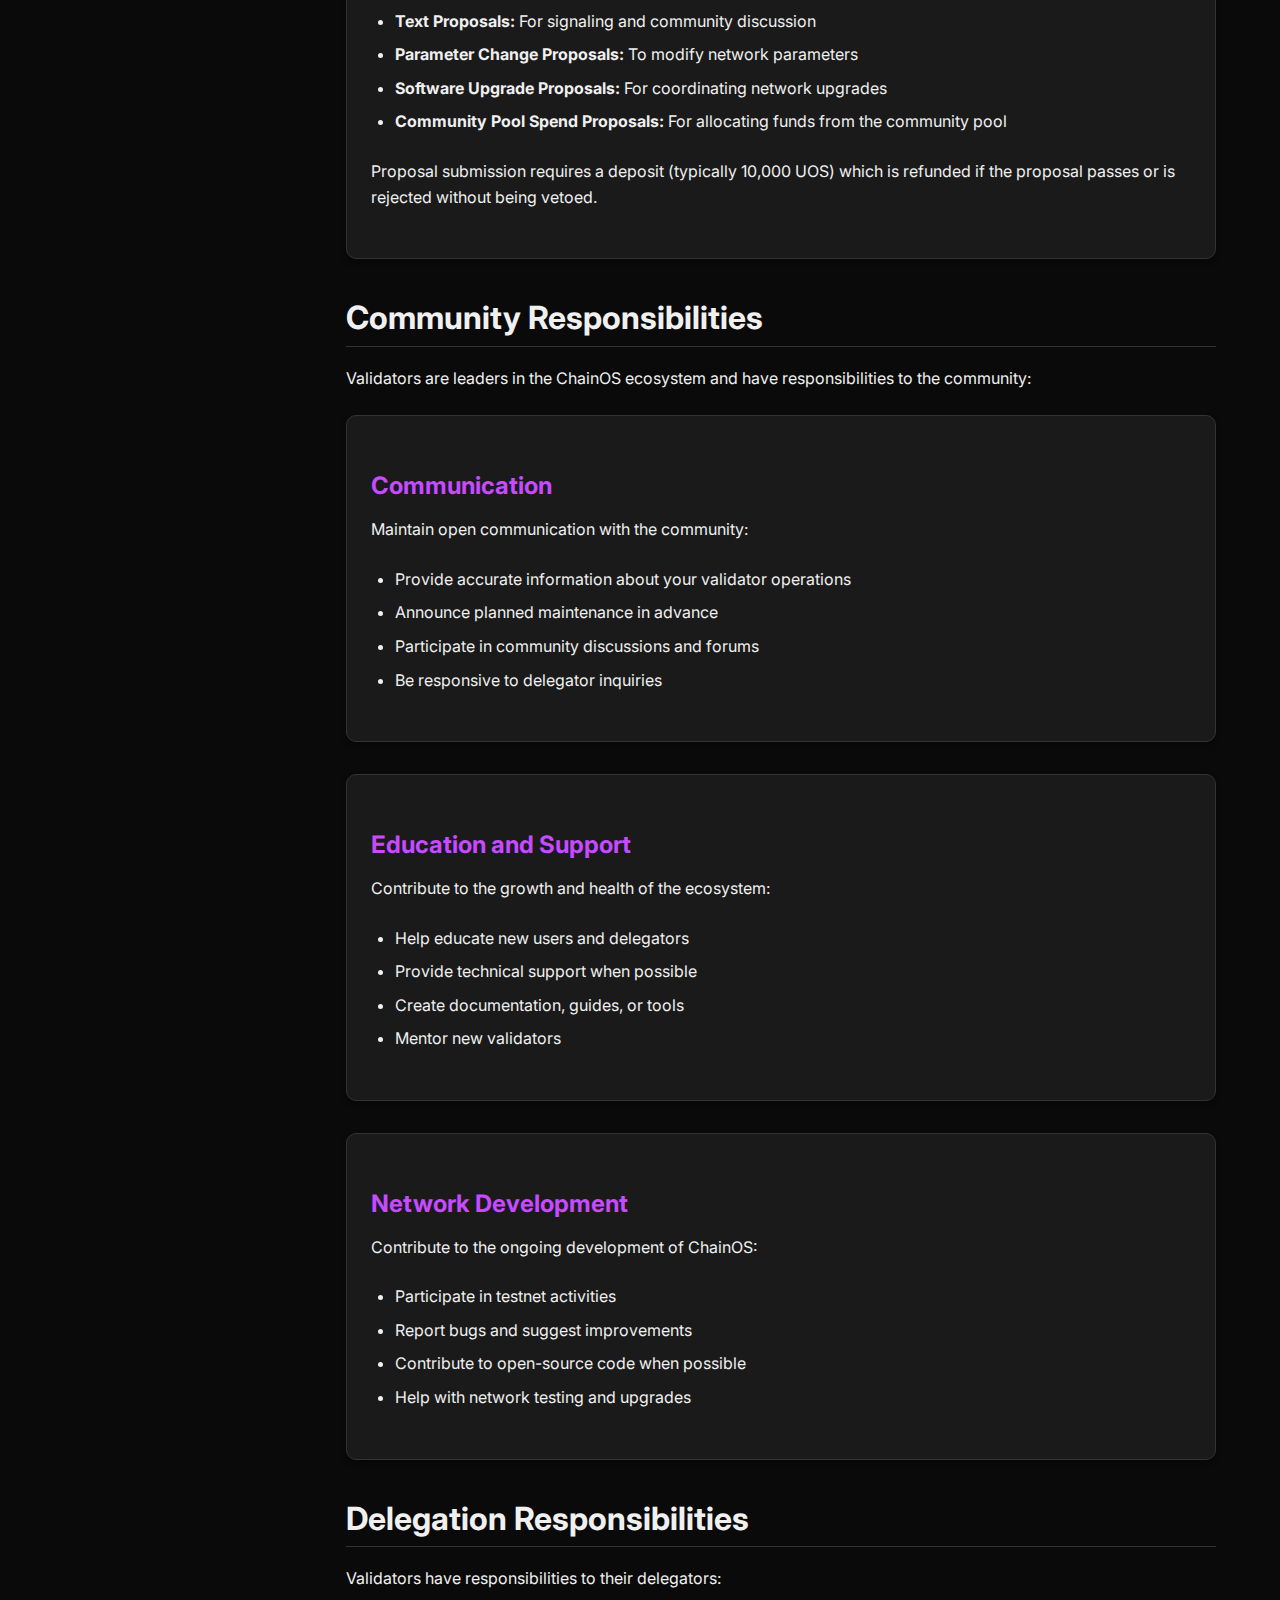
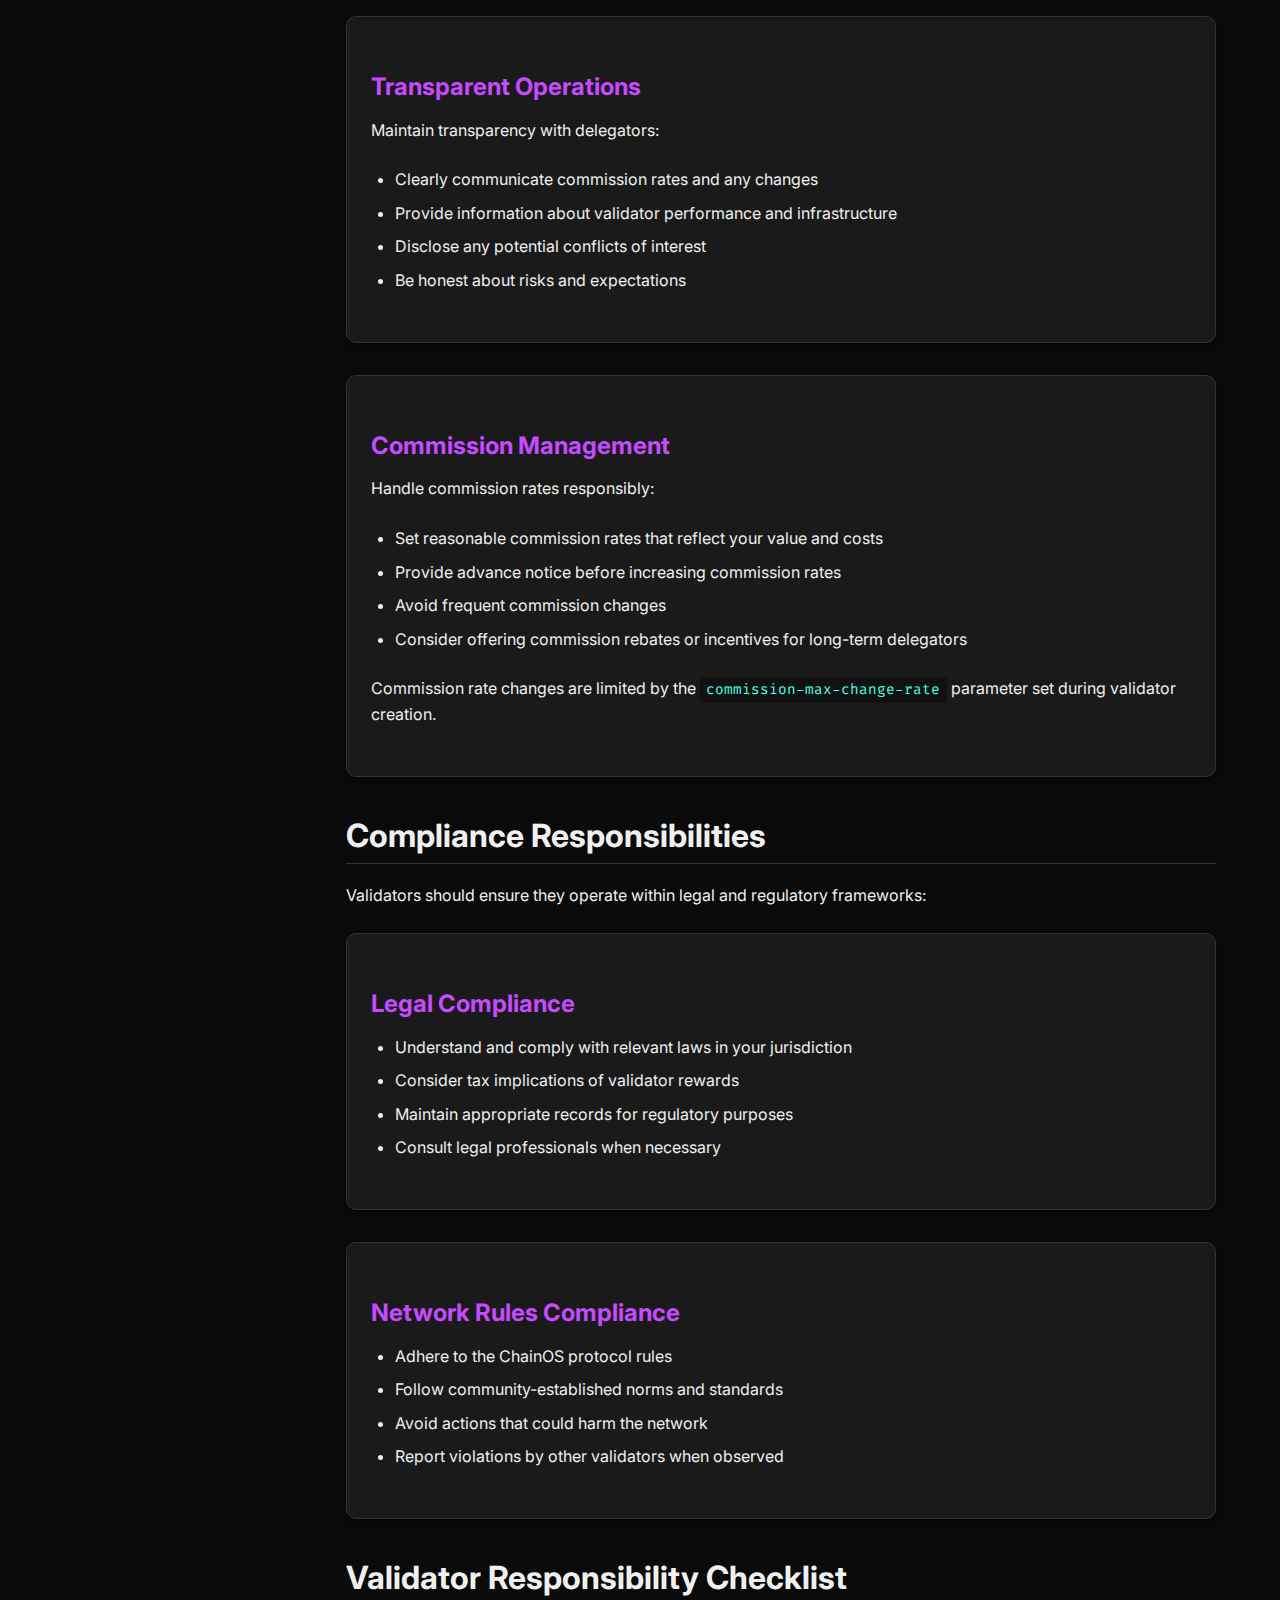
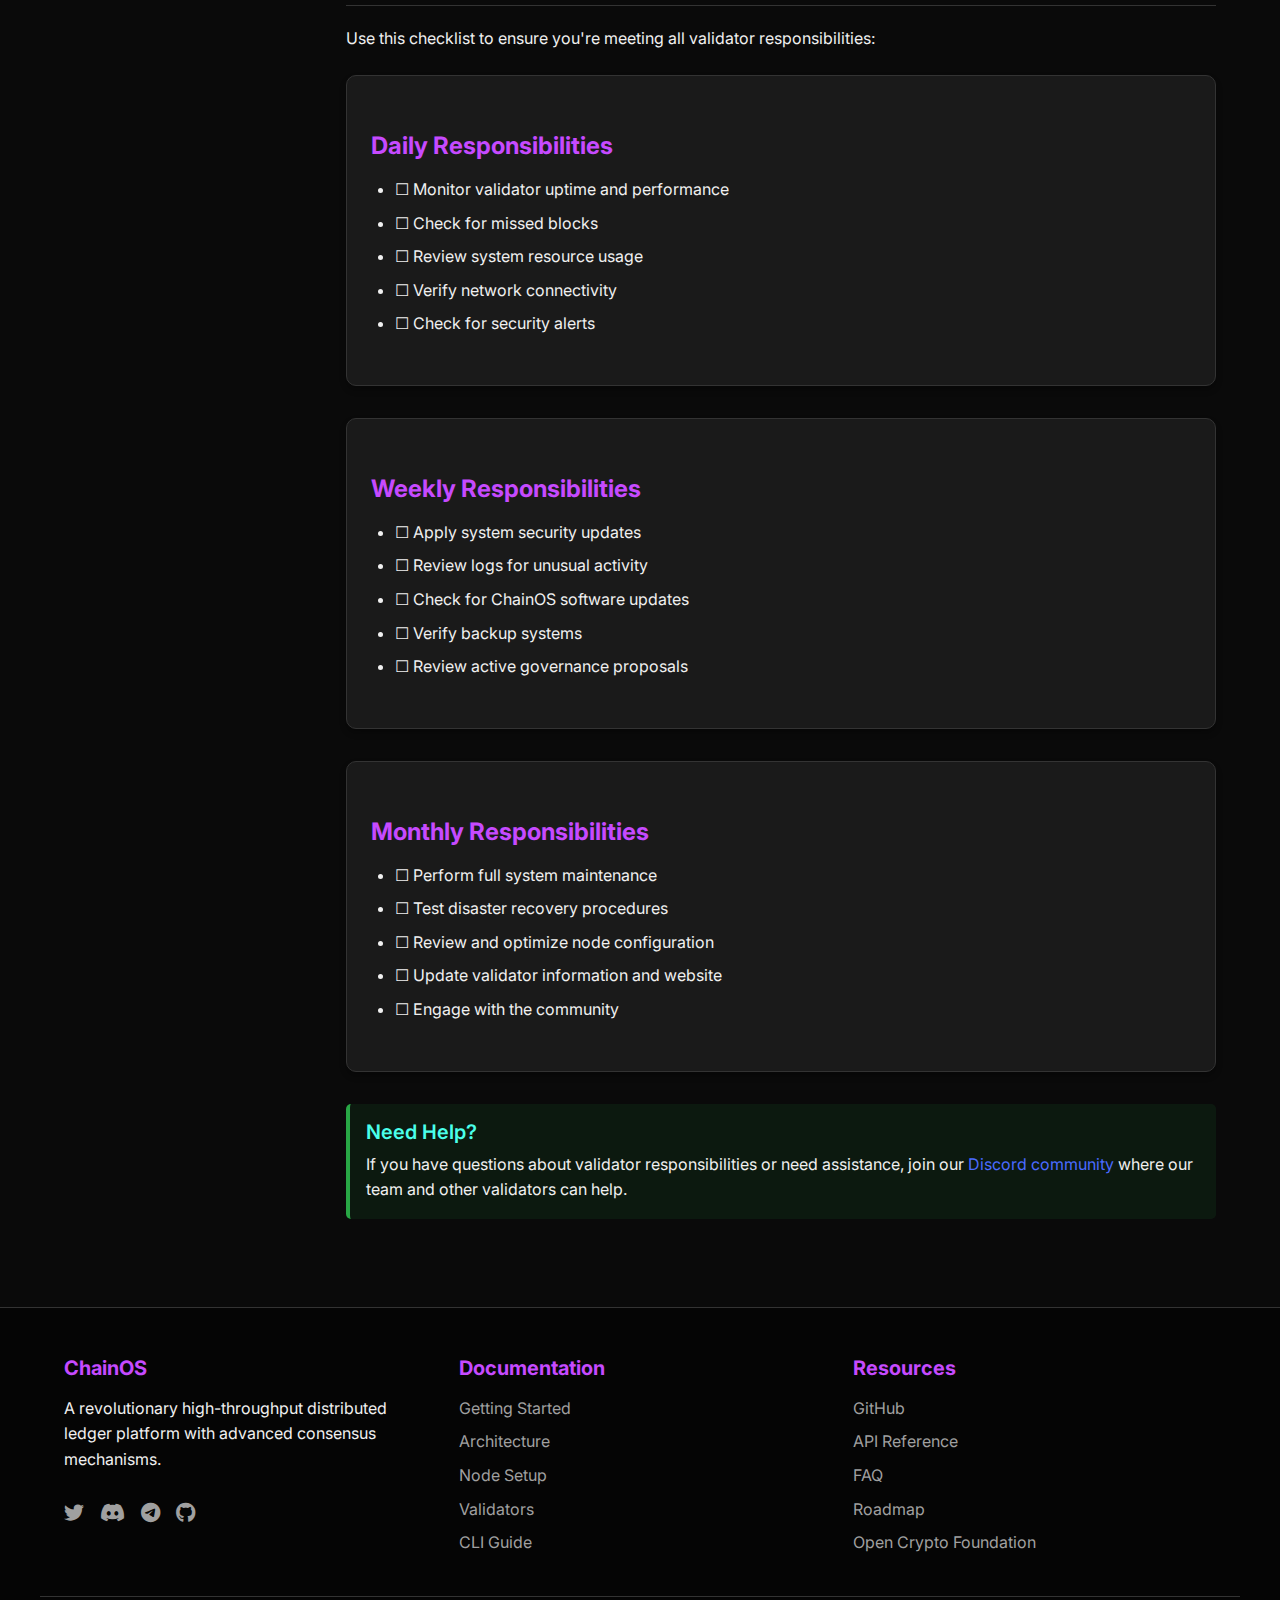
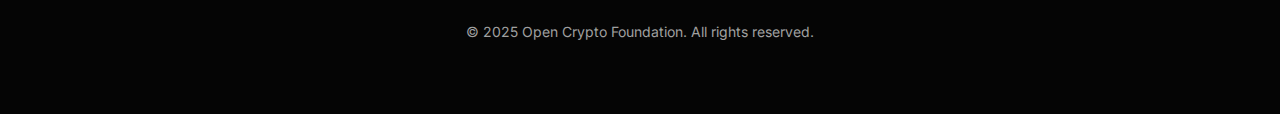
<file: docs/validator-responsibilities.html>
<!DOCTYPE html>
<html lang="en">
<head>
    <meta charset="UTF-8">
    <meta name="viewport" content="width=device-width, initial-scale=1.0">
    <title>Validator Responsibilities - ChainOS Documentation</title>
    <meta name="description" content="Learn about the responsibilities and duties of ChainOS validators, including operational requirements, governance participation, and community engagement.">
    <link rel="stylesheet" href="https://cdnjs.cloudflare.com/ajax/libs/font-awesome/6.0.0/css/all.min.css">
    <link rel="stylesheet" href="https://fonts.googleapis.com/css2?family=Inter:wght@400;500;600;700&family=Fira+Code:wght@400;500&display=swap">
    <link rel="stylesheet" href="../assets/css/styles.css">
    <link rel="icon" href="../assets/ChainOS-logo.svg">
</head>
<body>
    <header class="header">
        <div class="container header-container">
            <div class="logo">
                <img src="../assets/ChainOS-logo.svg" alt="ChainOS Logo">
                <h1>ChainOS</h1>
            </div>
            <nav>
                <ul class="nav-links">
                    <li><a href="../index.html#features">Features</a></li>
                    <li><a href="getting-started.html">Documentation</a></li>
                    <li><a href="node-setup.html">Node Setup</a></li>
                    <li><a href="validators.html">Validators</a></li>
                    <li><a href="https://github.com/o-c-foundation/ChainOS--Mainnet" target="_blank">GitHub</a></li>
                </ul>
            </nav>
        </div>
    </header>

    <div class="container docs-container">
        <aside class="sidebar">
            <div class="sidebar-section">
                <div class="sidebar-section-title">Getting Started</div>
                <ul class="sidebar-nav">
                    <li><a href="getting-started.html">Introduction</a></li>
                    <li><a href="architecture.html">Architecture</a></li>
                    <li><a href="node-setup.html">Node Setup</a></li>
                </ul>
            </div>
            <div class="sidebar-section">
                <div class="sidebar-section-title">Node Operation</div>
                <ul class="sidebar-nav">
                    <li><a href="node-configuration.html">Configuration</a></li>
                    <li><a href="node-maintenance.html">Maintenance</a></li>
                    <li><a href="node-monitoring.html">Monitoring</a></li>
                    <li><a href="node-security.html">Security</a></li>
                </ul>
            </div>
            <div class="sidebar-section">
                <div class="sidebar-section-title">Validators</div>
                <ul class="sidebar-nav">
                    <li><a href="validators.html">Becoming a Validator</a></li>
                    <li><a href="validator-responsibilities.html" class="active">Responsibilities</a></li>
                    <li><a href="validator-rewards.html">Rewards & Economics</a></li>
                </ul>
            </div>
            <div class="sidebar-section">
                <div class="sidebar-section-title">CLI & API</div>
                <ul class="sidebar-nav">
                    <li><a href="cli.html">CLI Guide</a></li>
                    <li><a href="api.html">API Reference</a></li>
                    <li><a href="rpc-endpoints.html">RPC Endpoints</a></li>
                </ul>
            </div>
        </aside>

        <main class="content">
            <h1>Validator Responsibilities</h1>
            
            <div class="alert alert-info">
                <h4 class="alert-title">Validator Role</h4>
                <p>Validators are the backbone of the ChainOS network, responsible for maintaining consensus, securing the blockchain, and participating in governance. This guide outlines the key responsibilities and expectations for ChainOS validators.</p>
            </div>

            <h2 id="operational-responsibilities">Operational Responsibilities</h2>
            <p>As a validator, you have several critical operational responsibilities:</p>

            <div class="card">
                <h3>Maintain High Uptime</h3>
                <p>Validators must maintain high availability to participate in consensus:</p>
                <ul>
                    <li><strong>Target Uptime:</strong> 99.9% or higher (less than 1.5 hours of downtime per week)</li>
                    <li><strong>Downtime Consequences:</strong> Missing blocks can result in being temporarily jailed and slashed</li>
                    <li><strong>Monitoring:</strong> Implement comprehensive monitoring with alerts for any issues</li>
                </ul>
                <p>After 10,000 consecutive missed blocks (approximately 6.5 hours), validators are automatically jailed and must manually unjail themselves after resolving the issue.</p>
            </div>

            <div class="card">
                <h3>Infrastructure Management</h3>
                <p>Validators must maintain secure, reliable infrastructure:</p>
                <ul>
                    <li><strong>Hardware:</strong> Use enterprise-grade hardware that meets or exceeds the <a href="validators.html#hardware-requirements">recommended specifications</a></li>
                    <li><strong>Redundancy:</strong> Implement redundant systems, including backup power and network connections</li>
                    <li><strong>Security:</strong> Follow all <a href="node-security.html">security best practices</a> to protect validator keys and infrastructure</li>
                    <li><strong>Sentry Nodes:</strong> Implement a sentry node architecture to protect validator nodes</li>
                </ul>
            </div>

            <div class="card">
                <h3>Software Updates</h3>
                <p>Validators must stay current with software updates:</p>
                <ul>
                    <li><strong>Timely Updates:</strong> Apply security patches and updates promptly</li>
                    <li><strong>Network Upgrades:</strong> Participate in coordinated network upgrades and hard forks</li>
                    <li><strong>Testing:</strong> Test updates on testnet before applying to production</li>
                    <li><strong>Monitoring:</strong> Stay informed about upcoming updates through official channels</li>
                </ul>
                <p>Failure to update for network upgrades can result in your validator being unable to participate in consensus.</p>
            </div>

            <h2 id="consensus-responsibilities">Consensus Responsibilities</h2>
            <p>Validators play a critical role in the consensus process:</p>

            <h3 id="block-production">Block Production</h3>
            <p>When selected as the proposer, validators are responsible for:</p>
            <ul>
                <li>Collecting transactions from the mempool</li>
                <li>Creating valid block proposals</li>
                <li>Broadcasting block proposals to other validators</li>
                <li>Ensuring blocks are produced within the expected time frame</li>
            </ul>

            <h3 id="block-validation">Block Validation</h3>
            <p>All validators participate in validating proposed blocks:</p>
            <ul>
                <li>Verifying transaction validity</li>
                <li>Checking block structure and signatures</li>
                <li>Participating in the voting process (prevote and precommit phases)</li>
                <li>Helping achieve consensus finality</li>
            </ul>

            <div class="alert alert-warning">
                <h4 class="alert-title">Double Signing Warning</h4>
                <p>Running the same validator key on multiple nodes simultaneously can lead to double signing, which is a serious violation. Double signing results in a 5% slashing penalty and permanent jailing. Always ensure your validator key is only active on a single node at any time.</p>
            </div>

            <h2 id="governance-responsibilities">Governance Responsibilities</h2>
            <p>Validators are expected to actively participate in on-chain governance:</p>

            <div class="card">
                <h3>Proposal Voting</h3>
                <p>Validators should vote on all governance proposals:</p>
                <ul>
                    <li><strong>Informed Voting:</strong> Research and understand proposals before voting</li>
                    <li><strong>Timely Voting:</strong> Vote within the voting period (typically 14 days)</li>
                    <li><strong>Voting Options:</strong> Choose from Yes, No, No with Veto, or Abstain</li>
                    <li><strong>Responsibility:</strong> Validators who don't vote dilute their influence in the network</li>
                </ul>
                <p>Voting command example:</p>
                <div class="code-block">
                    <pre><code>chainosd tx gov vote 1 yes --from validator-wallet</code></pre>
                </div>
            </div>

            <div class="card">
                <h3>Proposal Submission</h3>
                <p>Validators can submit governance proposals:</p>
                <ul>
                    <li><strong>Text Proposals:</strong> For signaling and community discussion</li>
                    <li><strong>Parameter Change Proposals:</strong> To modify network parameters</li>
                    <li><strong>Software Upgrade Proposals:</strong> For coordinating network upgrades</li>
                    <li><strong>Community Pool Spend Proposals:</strong> For allocating funds from the community pool</li>
                </ul>
                <p>Proposal submission requires a deposit (typically 10,000 UOS) which is refunded if the proposal passes or is rejected without being vetoed.</p>
            </div>

            <h2 id="community-responsibilities">Community Responsibilities</h2>
            <p>Validators are leaders in the ChainOS ecosystem and have responsibilities to the community:</p>

            <div class="card">
                <h3>Communication</h3>
                <p>Maintain open communication with the community:</p>
                <ul>
                    <li>Provide accurate information about your validator operations</li>
                    <li>Announce planned maintenance in advance</li>
                    <li>Participate in community discussions and forums</li>
                    <li>Be responsive to delegator inquiries</li>
                </ul>
            </div>

            <div class="card">
                <h3>Education and Support</h3>
                <p>Contribute to the growth and health of the ecosystem:</p>
                <ul>
                    <li>Help educate new users and delegators</li>
                    <li>Provide technical support when possible</li>
                    <li>Create documentation, guides, or tools</li>
                    <li>Mentor new validators</li>
                </ul>
            </div>

            <div class="card">
                <h3>Network Development</h3>
                <p>Contribute to the ongoing development of ChainOS:</p>
                <ul>
                    <li>Participate in testnet activities</li>
                    <li>Report bugs and suggest improvements</li>
                    <li>Contribute to open-source code when possible</li>
                    <li>Help with network testing and upgrades</li>
                </ul>
            </div>

            <h2 id="delegation-responsibilities">Delegation Responsibilities</h2>
            <p>Validators have responsibilities to their delegators:</p>

            <div class="card">
                <h3>Transparent Operations</h3>
                <p>Maintain transparency with delegators:</p>
                <ul>
                    <li>Clearly communicate commission rates and any changes</li>
                    <li>Provide information about validator performance and infrastructure</li>
                    <li>Disclose any potential conflicts of interest</li>
                    <li>Be honest about risks and expectations</li>
                </ul>
            </div>

            <div class="card">
                <h3>Commission Management</h3>
                <p>Handle commission rates responsibly:</p>
                <ul>
                    <li>Set reasonable commission rates that reflect your value and costs</li>
                    <li>Provide advance notice before increasing commission rates</li>
                    <li>Avoid frequent commission changes</li>
                    <li>Consider offering commission rebates or incentives for long-term delegators</li>
                </ul>
                <p>Commission rate changes are limited by the <code>commission-max-change-rate</code> parameter set during validator creation.</p>
            </div>

            <h2 id="compliance-responsibilities">Compliance Responsibilities</h2>
            <p>Validators should ensure they operate within legal and regulatory frameworks:</p>

            <div class="card">
                <h3>Legal Compliance</h3>
                <ul>
                    <li>Understand and comply with relevant laws in your jurisdiction</li>
                    <li>Consider tax implications of validator rewards</li>
                    <li>Maintain appropriate records for regulatory purposes</li>
                    <li>Consult legal professionals when necessary</li>
                </ul>
            </div>

            <div class="card">
                <h3>Network Rules Compliance</h3>
                <ul>
                    <li>Adhere to the ChainOS protocol rules</li>
                    <li>Follow community-established norms and standards</li>
                    <li>Avoid actions that could harm the network</li>
                    <li>Report violations by other validators when observed</li>
                </ul>
            </div>

            <h2 id="responsibility-checklist">Validator Responsibility Checklist</h2>
            <p>Use this checklist to ensure you're meeting all validator responsibilities:</p>

            <div class="card">
                <h3>Daily Responsibilities</h3>
                <ul>
                    <li>☐ Monitor validator uptime and performance</li>
                    <li>☐ Check for missed blocks</li>
                    <li>☐ Review system resource usage</li>
                    <li>☐ Verify network connectivity</li>
                    <li>☐ Check for security alerts</li>
                </ul>
            </div>

            <div class="card">
                <h3>Weekly Responsibilities</h3>
                <ul>
                    <li>☐ Apply system security updates</li>
                    <li>☐ Review logs for unusual activity</li>
                    <li>☐ Check for ChainOS software updates</li>
                    <li>☐ Verify backup systems</li>
                    <li>☐ Review active governance proposals</li>
                </ul>
            </div>

            <div class="card">
                <h3>Monthly Responsibilities</h3>
                <ul>
                    <li>☐ Perform full system maintenance</li>
                    <li>☐ Test disaster recovery procedures</li>
                    <li>☐ Review and optimize node configuration</li>
                    <li>☐ Update validator information and website</li>
                    <li>☐ Engage with the community</li>
                </ul>
            </div>

            <div class="alert alert-success">
                <h4 class="alert-title">Need Help?</h4>
                <p>If you have questions about validator responsibilities or need assistance, join our <a href="https://discord.gg/opencrypto" target="_blank">Discord community</a> where our team and other validators can help.</p>
            </div>
        </main>
    </div>

    <footer class="footer">
        <div class="container footer-container">
            <div class="footer-section">
                <h3>ChainOS</h3>
                <p>A revolutionary high-throughput distributed ledger platform with advanced consensus mechanisms.</p>
                <div class="social-links">
                    <a href="https://twitter.com/opencryptofdn" target="_blank"><i class="fab fa-twitter"></i></a>
                    <a href="https://discord.gg/opencrypto" target="_blank"><i class="fab fa-discord"></i></a>
                    <a href="https://t.me/ocfcommunity" target="_blank"><i class="fab fa-telegram"></i></a>
                    <a href="https://github.com/o-c-foundation" target="_blank"><i class="fab fa-github"></i></a>
                </div>
            </div>
            <div class="footer-section">
                <h3>Documentation</h3>
                <ul class="footer-links">
                    <li><a href="getting-started.html">Getting Started</a></li>
                    <li><a href="architecture.html">Architecture</a></li>
                    <li><a href="node-setup.html">Node Setup</a></li>
                    <li><a href="validators.html">Validators</a></li>
                    <li><a href="cli.html">CLI Guide</a></li>
                </ul>
            </div>
            <div class="footer-section">
                <h3>Resources</h3>
                <ul class="footer-links">
                    <li><a href="https://github.com/o-c-foundation/ChainOS--Mainnet" target="_blank">GitHub</a></li>
                    <li><a href="api.html">API Reference</a></li>
                    <li><a href="faq.html">FAQ</a></li>
                    <li><a href="roadmap.html">Roadmap</a></li>
                    <li><a href="https://opencryptofoundation.com/" target="_blank">Open Crypto Foundation</a></li>
                </ul>
            </div>
        </div>
        <div class="container copyright">
            <p>&copy; 2025 Open Crypto Foundation. All rights reserved.</p>
        </div>
    </footer>

    <script src="../assets/js/main.js"></script>
</body>
</html>
</file>
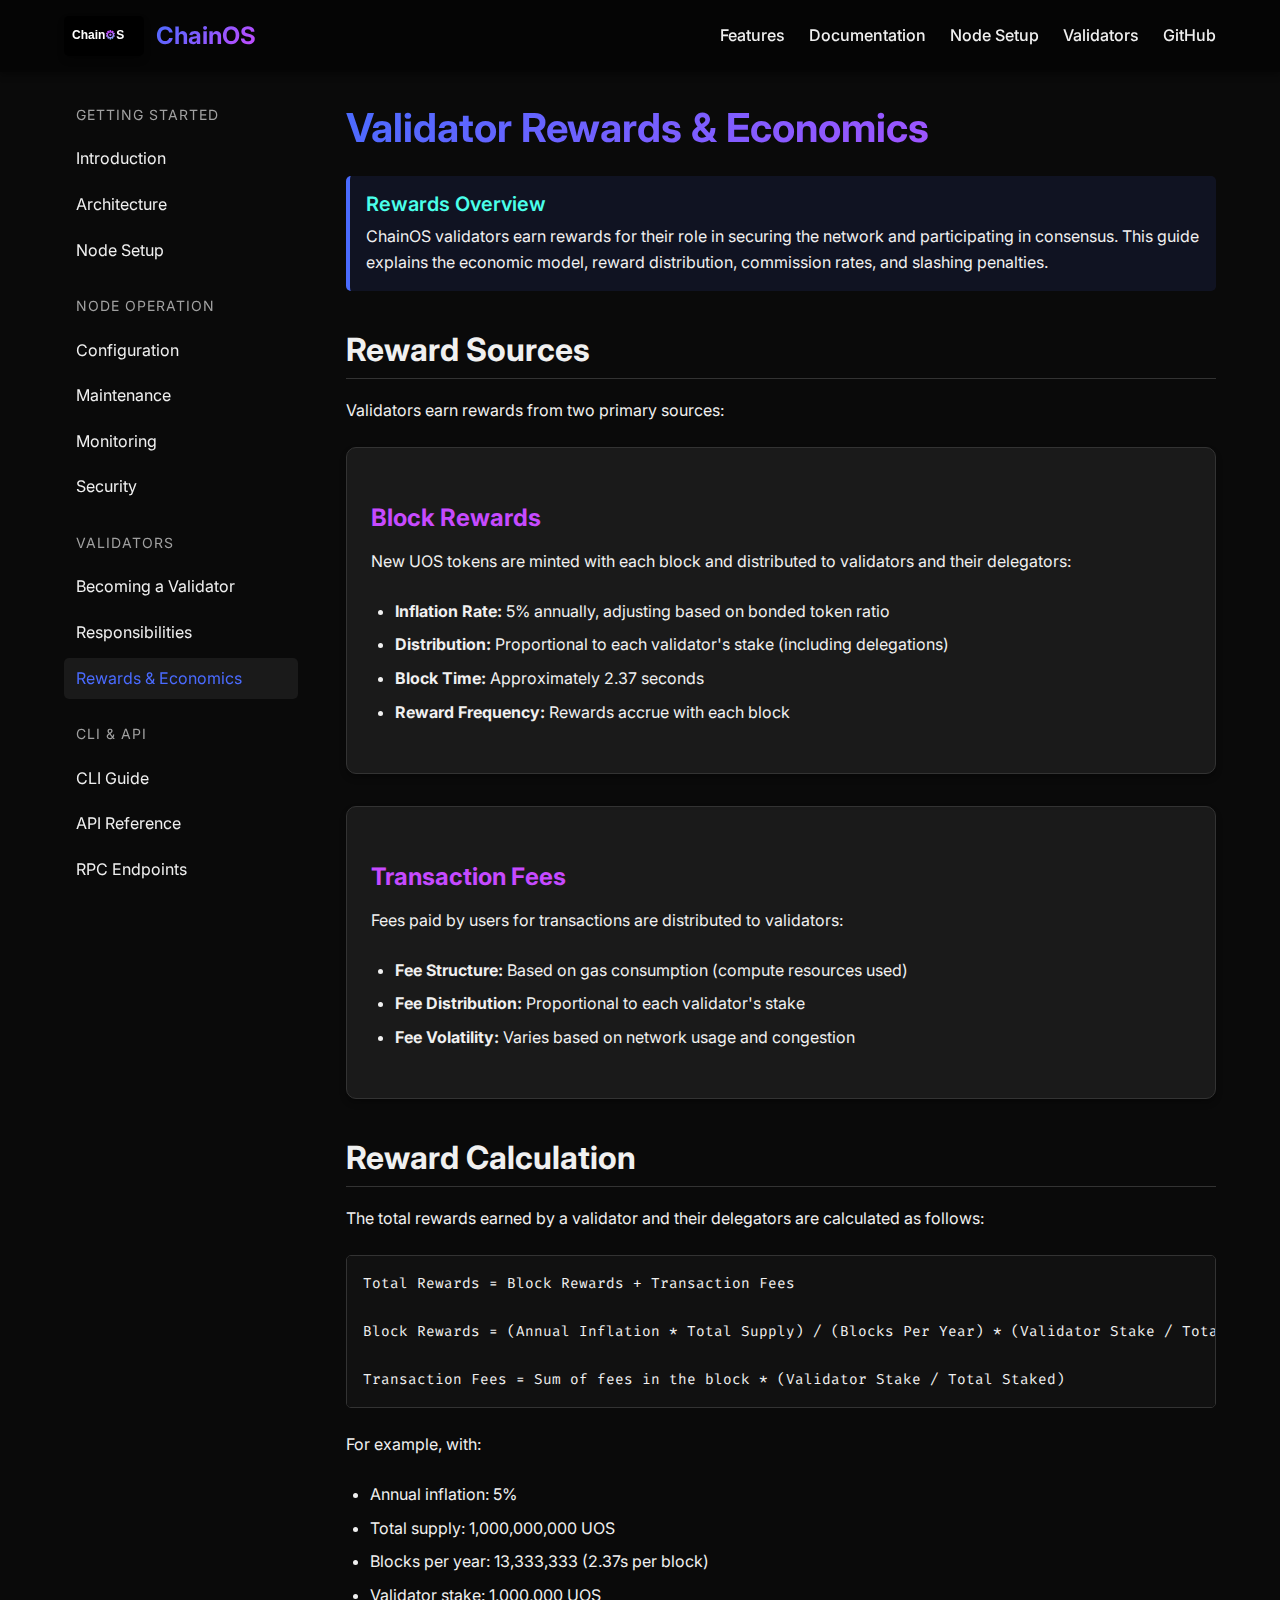
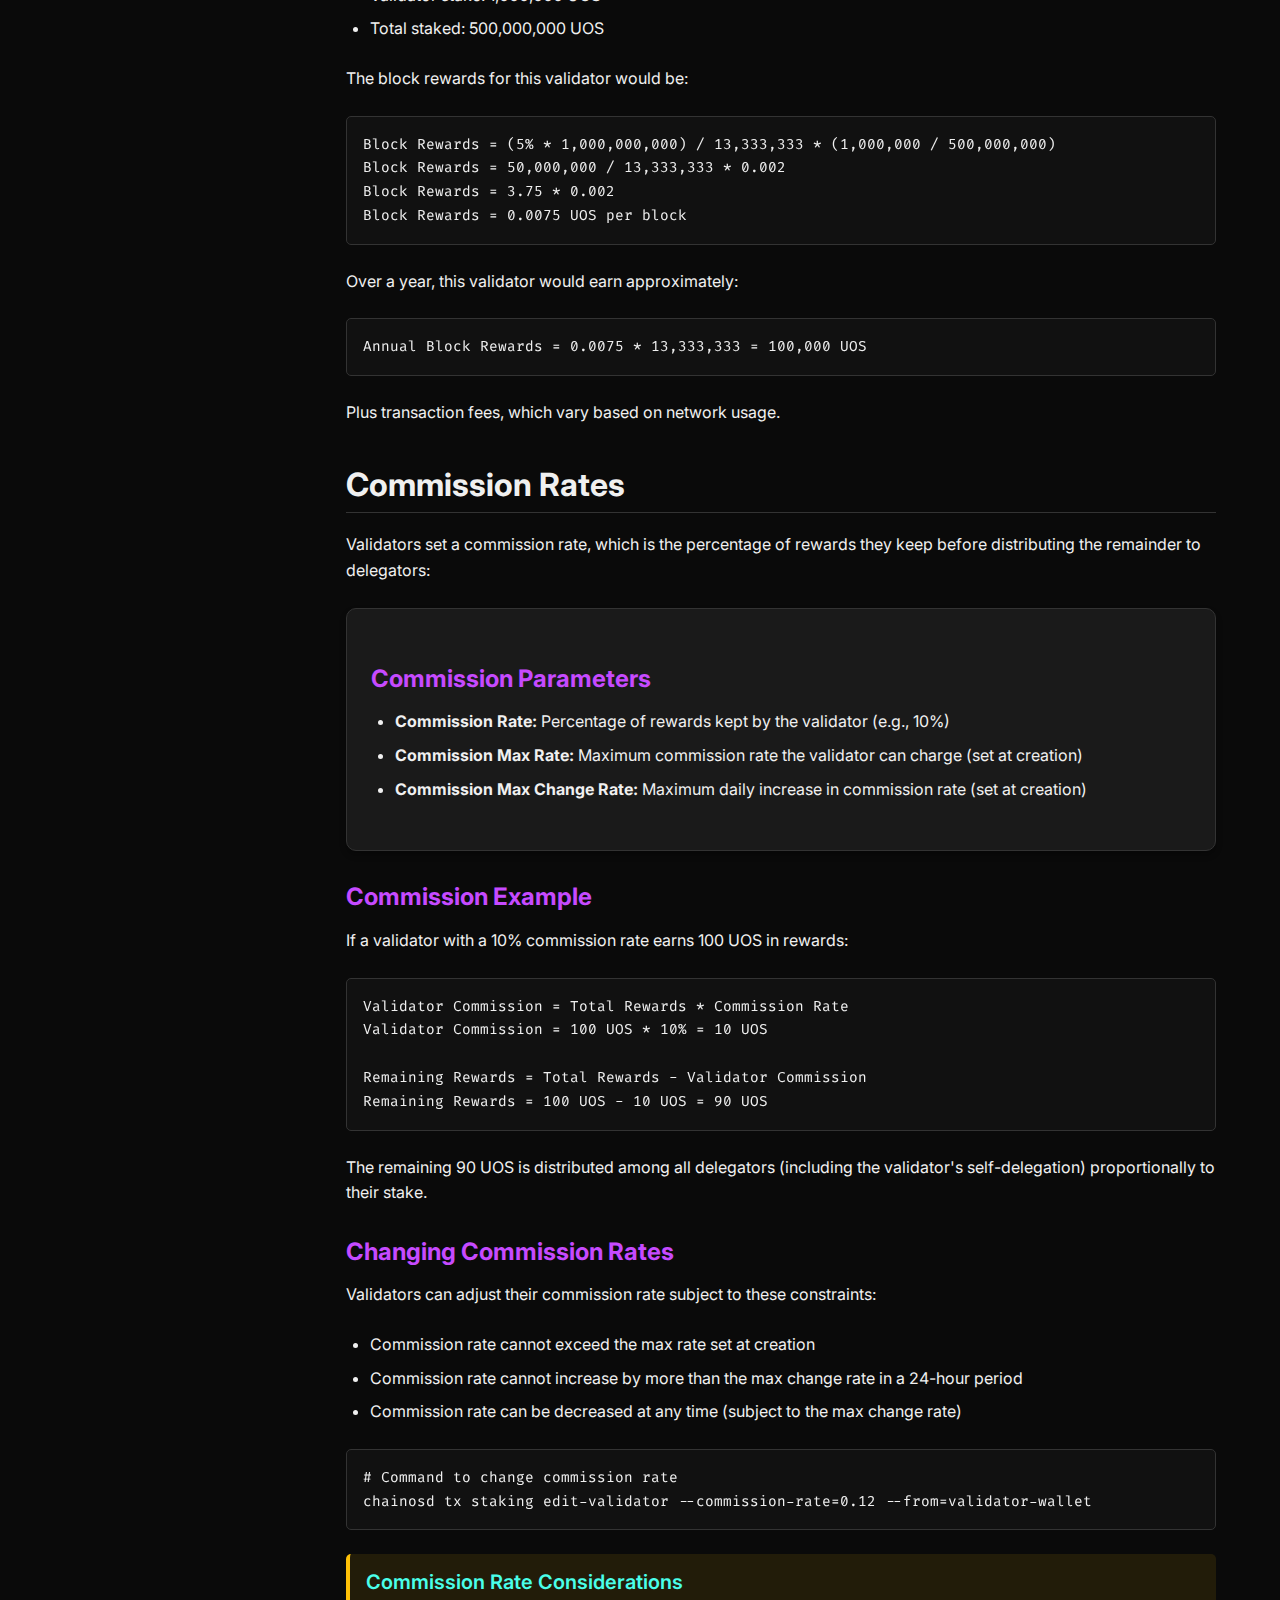
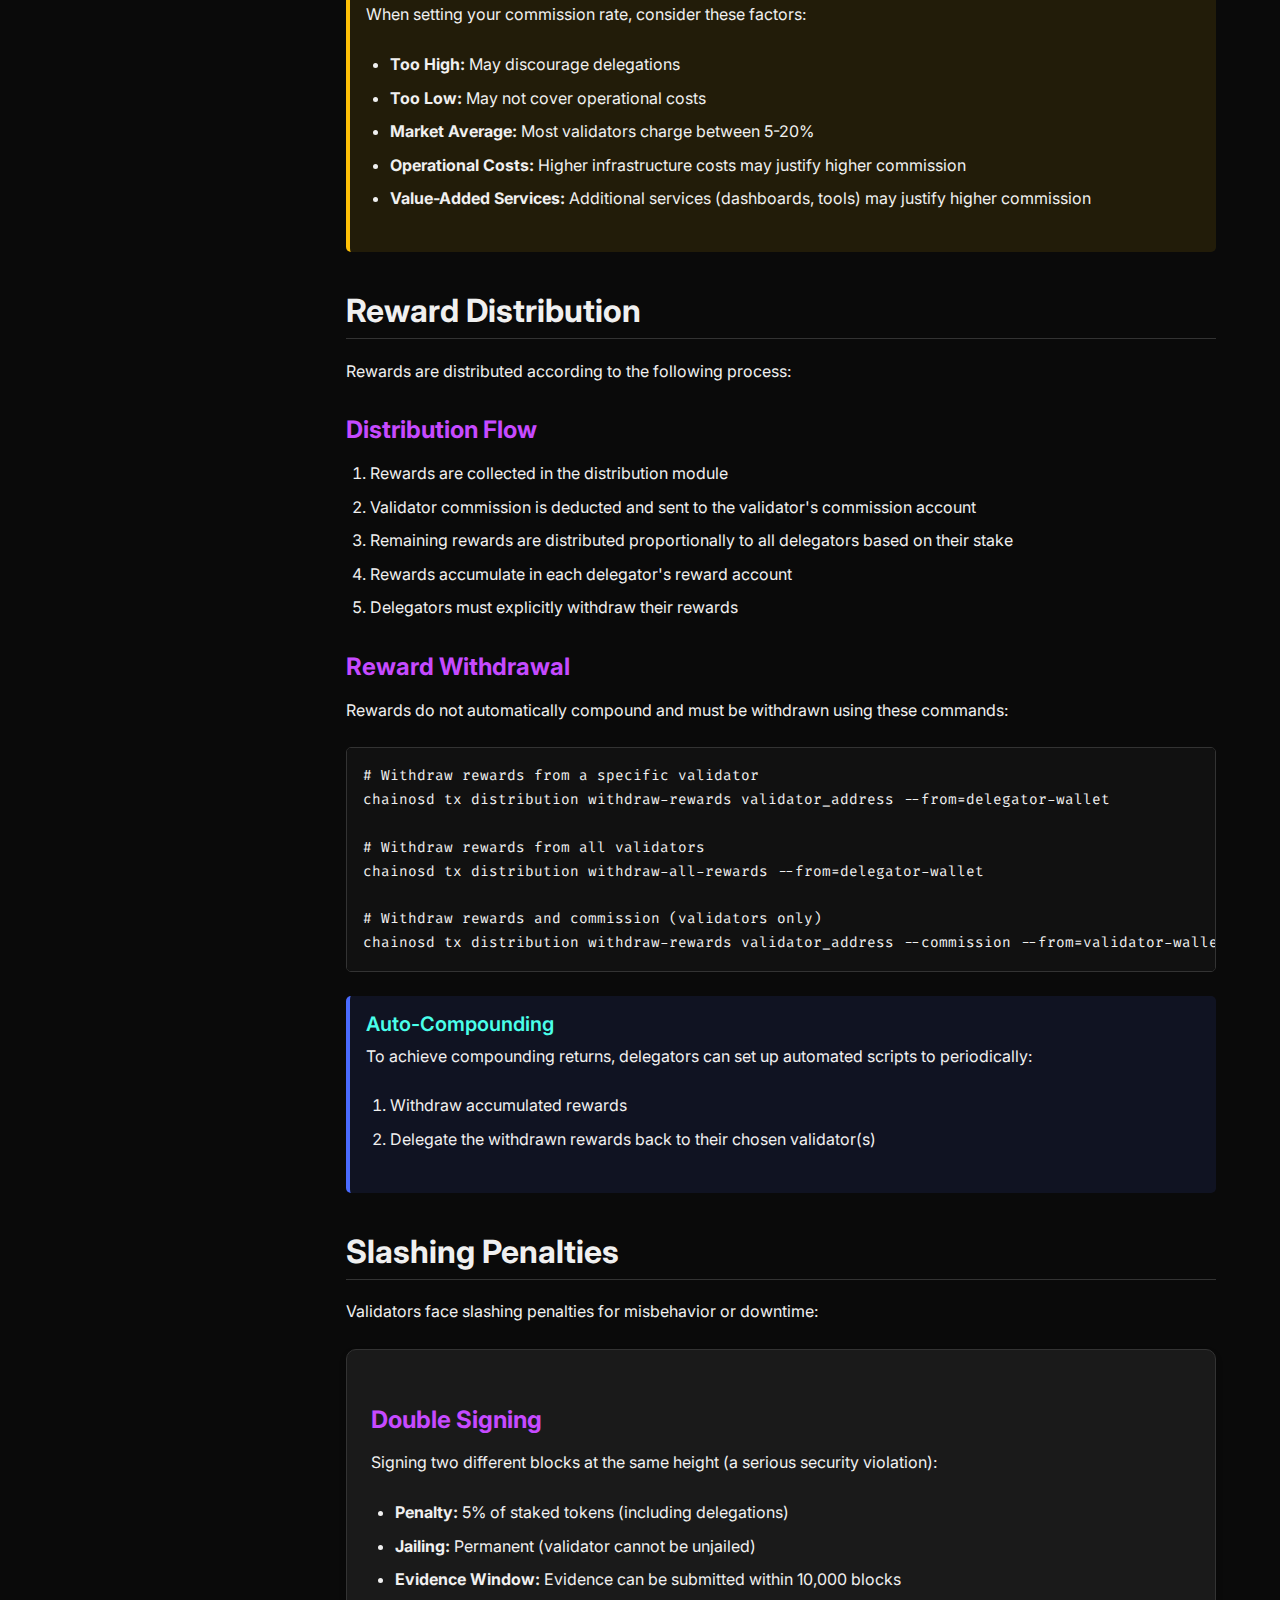
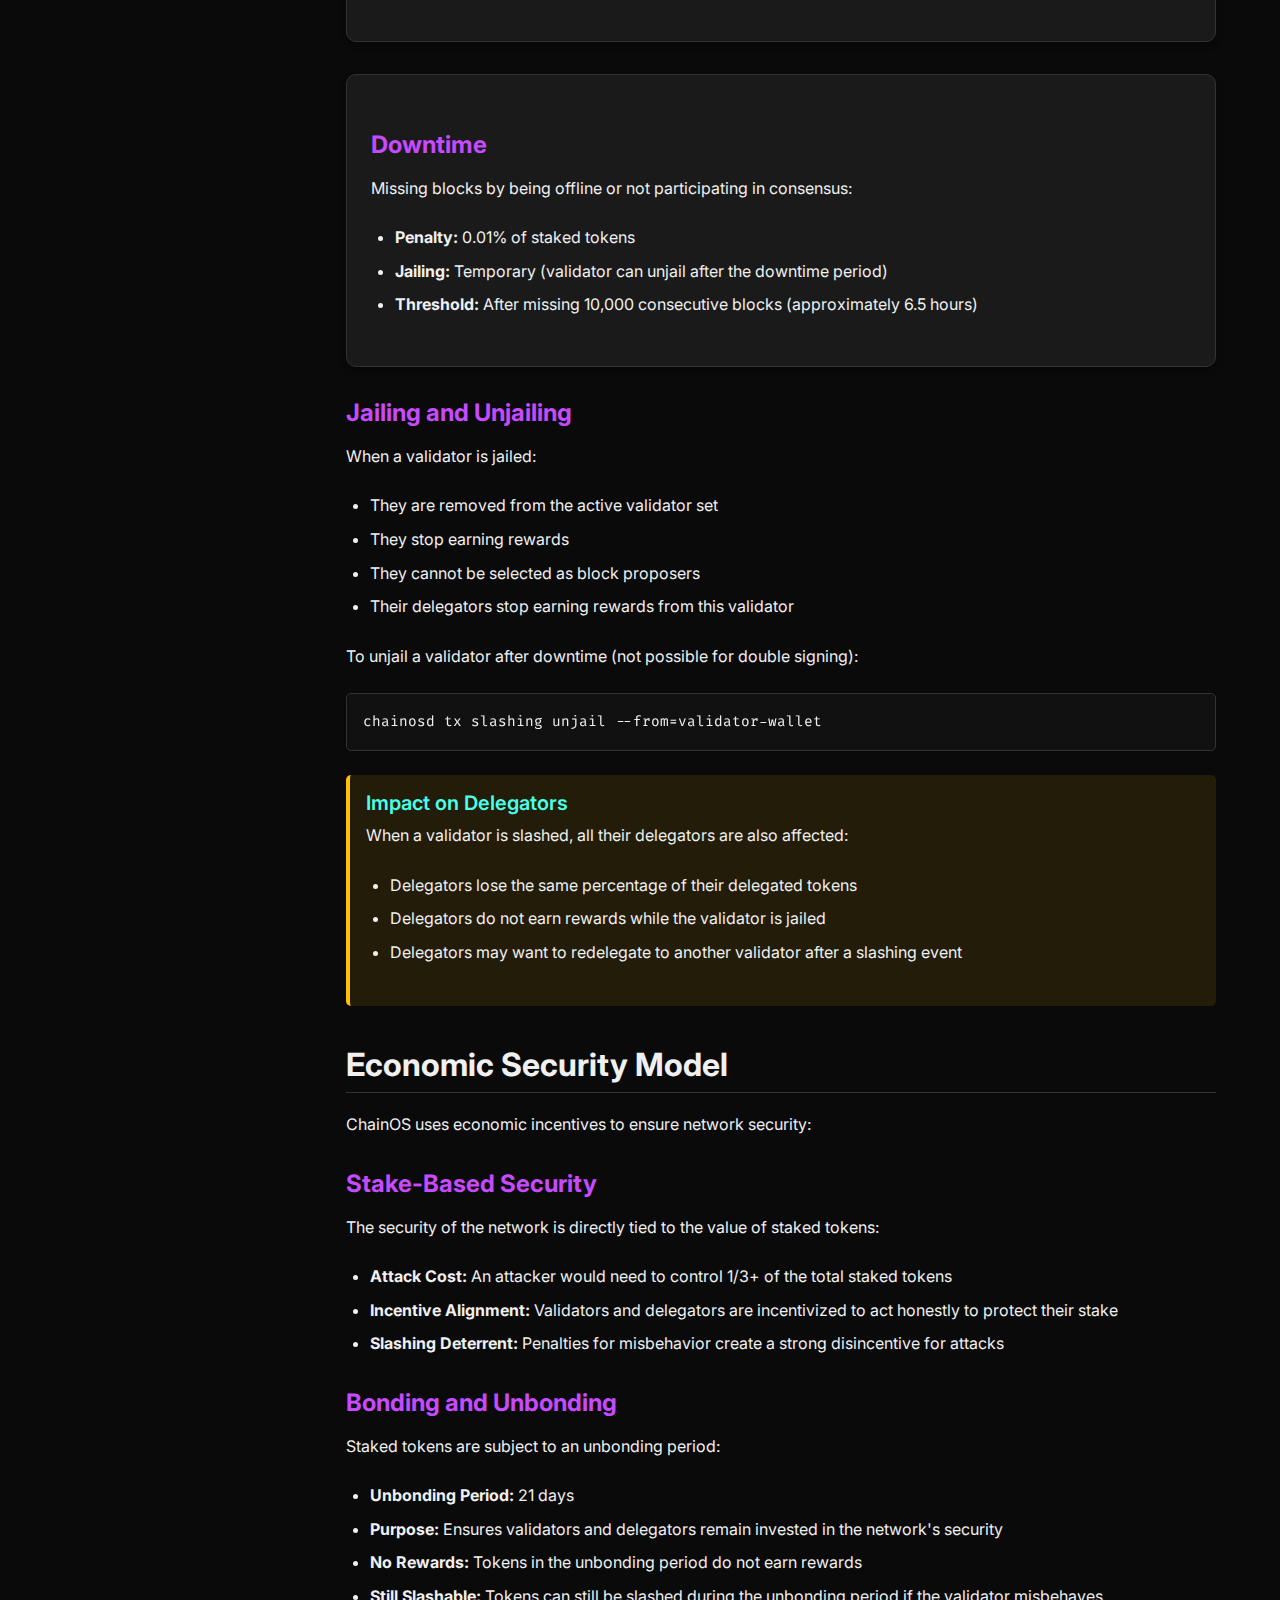
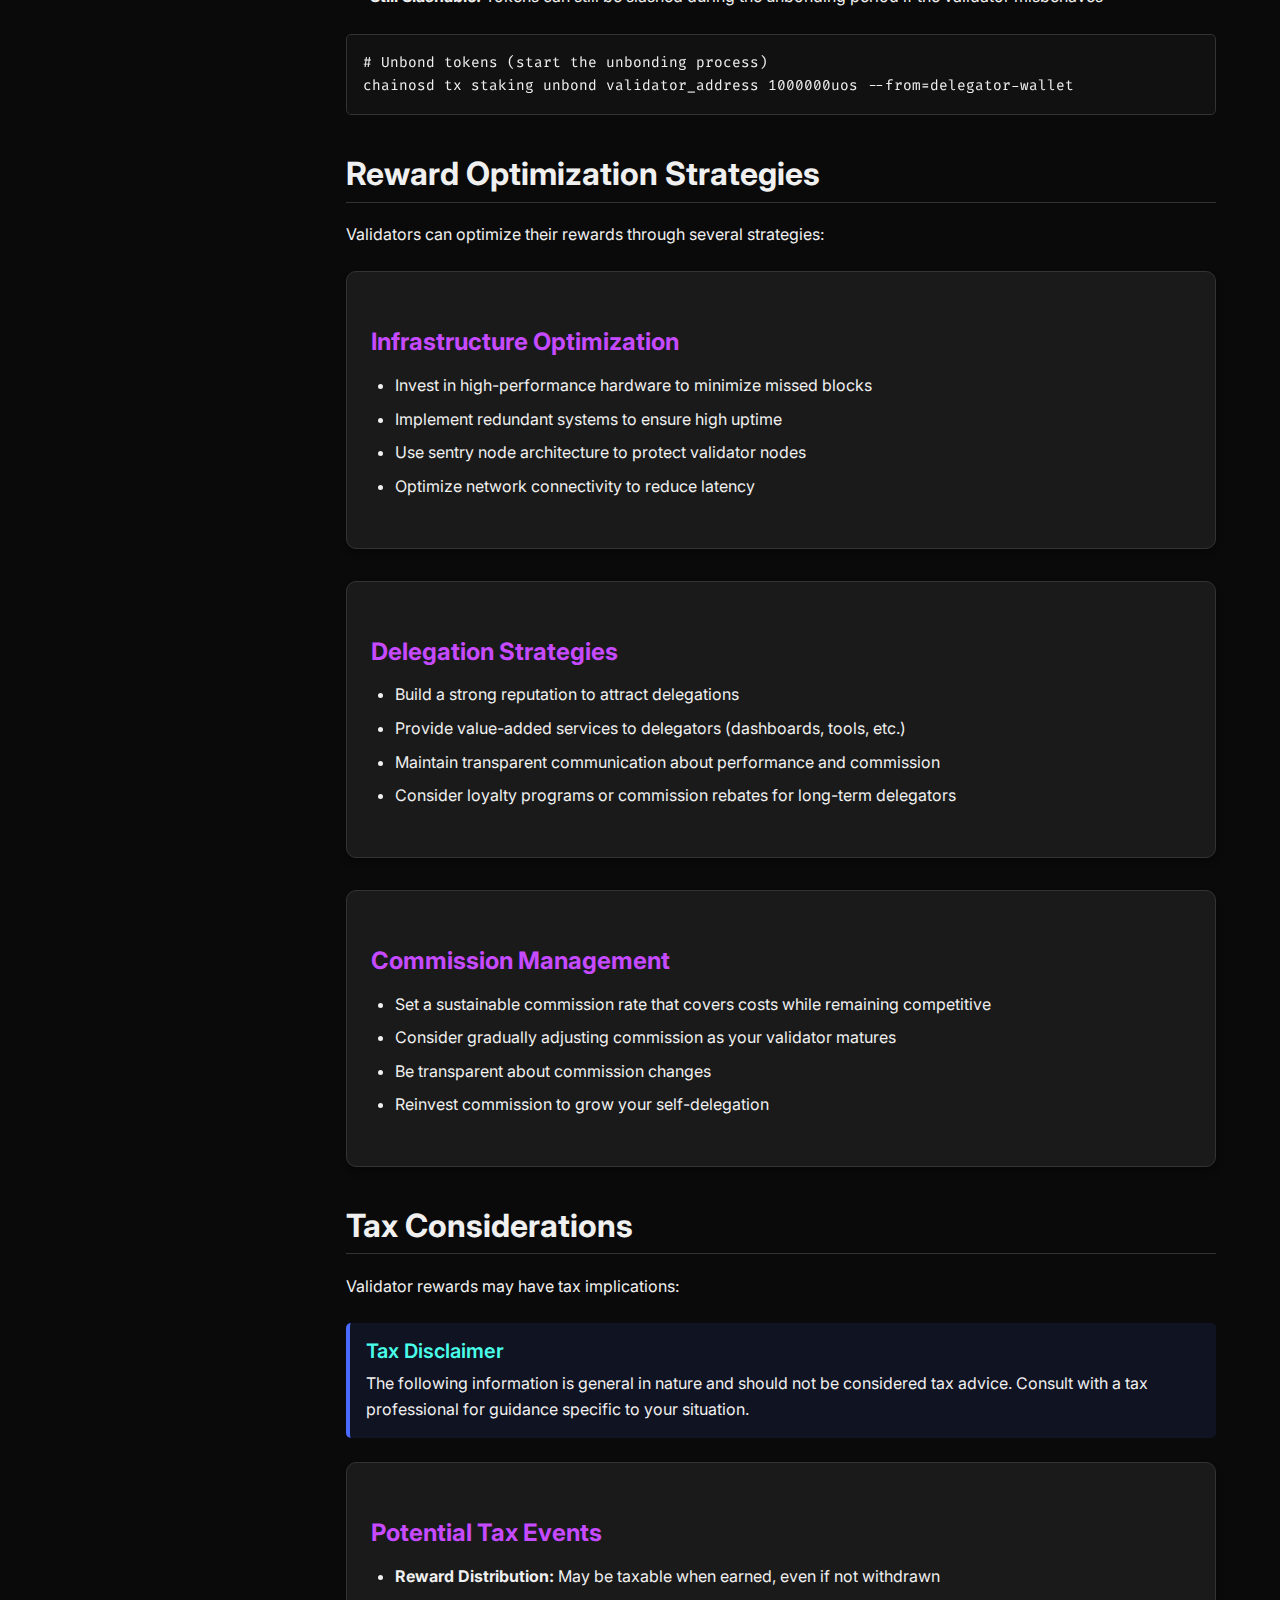
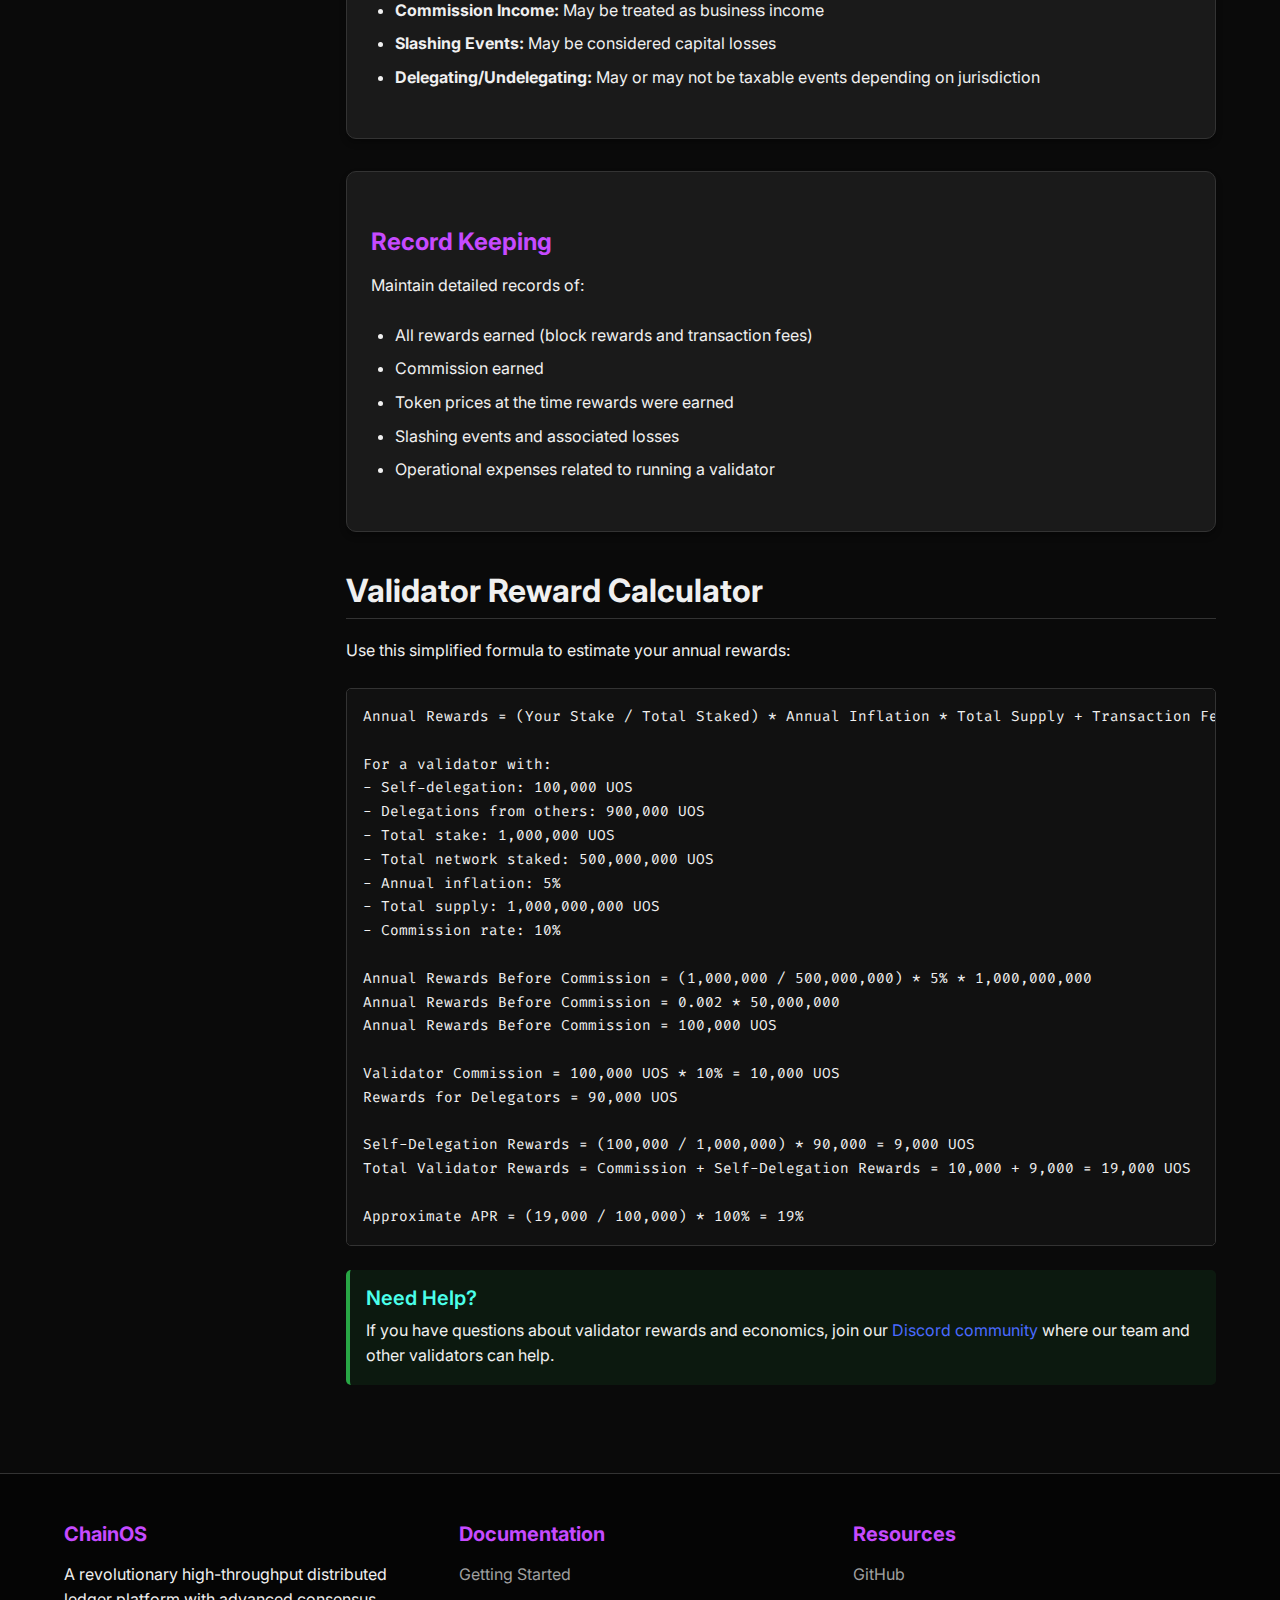
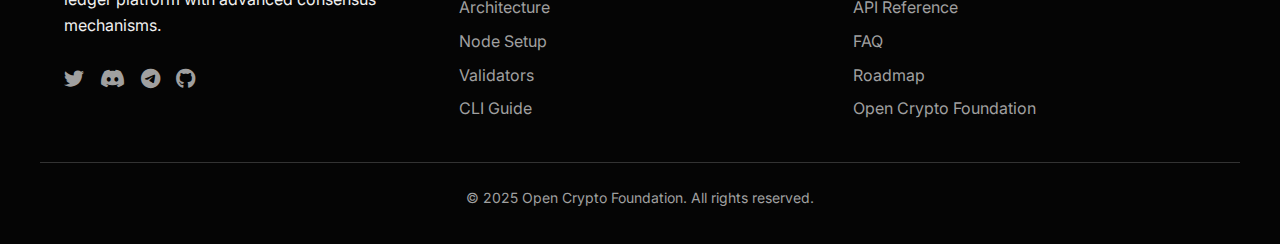
<file: docs/validator-rewards.html>
<!DOCTYPE html>
<html lang="en">
<head>
    <meta charset="UTF-8">
    <meta name="viewport" content="width=device-width, initial-scale=1.0">
    <title>Validator Rewards & Economics - ChainOS Documentation</title>
    <meta name="description" content="Comprehensive guide to ChainOS validator rewards, economics, commission rates, and slashing penalties.">
    <link rel="stylesheet" href="https://cdnjs.cloudflare.com/ajax/libs/font-awesome/6.0.0/css/all.min.css">
    <link rel="stylesheet" href="https://fonts.googleapis.com/css2?family=Inter:wght@400;500;600;700&family=Fira+Code:wght@400;500&display=swap">
    <link rel="stylesheet" href="../assets/css/styles.css">
    <link rel="icon" href="../assets/ChainOS-logo.svg">
</head>
<body>
    <header class="header">
        <div class="container header-container">
            <div class="logo">
                <img src="../assets/ChainOS-logo.svg" alt="ChainOS Logo">
                <h1>ChainOS</h1>
            </div>
            <nav>
                <ul class="nav-links">
                    <li><a href="../index.html#features">Features</a></li>
                    <li><a href="getting-started.html">Documentation</a></li>
                    <li><a href="node-setup.html">Node Setup</a></li>
                    <li><a href="validators.html">Validators</a></li>
                    <li><a href="https://github.com/o-c-foundation/ChainOS--Mainnet" target="_blank">GitHub</a></li>
                </ul>
            </nav>
        </div>
    </header>

    <div class="container docs-container">
        <aside class="sidebar">
            <div class="sidebar-section">
                <div class="sidebar-section-title">Getting Started</div>
                <ul class="sidebar-nav">
                    <li><a href="getting-started.html">Introduction</a></li>
                    <li><a href="architecture.html">Architecture</a></li>
                    <li><a href="node-setup.html">Node Setup</a></li>
                </ul>
            </div>
            <div class="sidebar-section">
                <div class="sidebar-section-title">Node Operation</div>
                <ul class="sidebar-nav">
                    <li><a href="node-configuration.html">Configuration</a></li>
                    <li><a href="node-maintenance.html">Maintenance</a></li>
                    <li><a href="node-monitoring.html">Monitoring</a></li>
                    <li><a href="node-security.html">Security</a></li>
                </ul>
            </div>
            <div class="sidebar-section">
                <div class="sidebar-section-title">Validators</div>
                <ul class="sidebar-nav">
                    <li><a href="validators.html">Becoming a Validator</a></li>
                    <li><a href="validator-responsibilities.html">Responsibilities</a></li>
                    <li><a href="validator-rewards.html" class="active">Rewards & Economics</a></li>
                </ul>
            </div>
            <div class="sidebar-section">
                <div class="sidebar-section-title">CLI & API</div>
                <ul class="sidebar-nav">
                    <li><a href="cli.html">CLI Guide</a></li>
                    <li><a href="api.html">API Reference</a></li>
                    <li><a href="rpc-endpoints.html">RPC Endpoints</a></li>
                </ul>
            </div>
        </aside>

        <main class="content">
            <h1>Validator Rewards & Economics</h1>
            
            <div class="alert alert-info">
                <h4 class="alert-title">Rewards Overview</h4>
                <p>ChainOS validators earn rewards for their role in securing the network and participating in consensus. This guide explains the economic model, reward distribution, commission rates, and slashing penalties.</p>
            </div>

            <h2 id="reward-sources">Reward Sources</h2>
            <p>Validators earn rewards from two primary sources:</p>

            <div class="card">
                <h3>Block Rewards</h3>
                <p>New UOS tokens are minted with each block and distributed to validators and their delegators:</p>
                <ul>
                    <li><strong>Inflation Rate:</strong> 5% annually, adjusting based on bonded token ratio</li>
                    <li><strong>Distribution:</strong> Proportional to each validator's stake (including delegations)</li>
                    <li><strong>Block Time:</strong> Approximately 2.37 seconds</li>
                    <li><strong>Reward Frequency:</strong> Rewards accrue with each block</li>
                </ul>
            </div>

            <div class="card">
                <h3>Transaction Fees</h3>
                <p>Fees paid by users for transactions are distributed to validators:</p>
                <ul>
                    <li><strong>Fee Structure:</strong> Based on gas consumption (compute resources used)</li>
                    <li><strong>Fee Distribution:</strong> Proportional to each validator's stake</li>
                    <li><strong>Fee Volatility:</strong> Varies based on network usage and congestion</li>
                </ul>
            </div>

            <h2 id="reward-calculation">Reward Calculation</h2>
            <p>The total rewards earned by a validator and their delegators are calculated as follows:</p>

            <div class="code-block">
                <pre><code>Total Rewards = Block Rewards + Transaction Fees

Block Rewards = (Annual Inflation * Total Supply) / (Blocks Per Year) * (Validator Stake / Total Staked)

Transaction Fees = Sum of fees in the block * (Validator Stake / Total Staked)</code></pre>
            </div>

            <p>For example, with:</p>
            <ul>
                <li>Annual inflation: 5%</li>
                <li>Total supply: 1,000,000,000 UOS</li>
                <li>Blocks per year: 13,333,333 (2.37s per block)</li>
                <li>Validator stake: 1,000,000 UOS</li>
                <li>Total staked: 500,000,000 UOS</li>
            </ul>

            <p>The block rewards for this validator would be:</p>
            <div class="code-block">
                <pre><code>Block Rewards = (5% * 1,000,000,000) / 13,333,333 * (1,000,000 / 500,000,000)
Block Rewards = 50,000,000 / 13,333,333 * 0.002
Block Rewards = 3.75 * 0.002
Block Rewards = 0.0075 UOS per block</code></pre>
            </div>

            <p>Over a year, this validator would earn approximately:</p>
            <div class="code-block">
                <pre><code>Annual Block Rewards = 0.0075 * 13,333,333 = 100,000 UOS</code></pre>
            </div>

            <p>Plus transaction fees, which vary based on network usage.</p>

            <h2 id="commission-rates">Commission Rates</h2>
            <p>Validators set a commission rate, which is the percentage of rewards they keep before distributing the remainder to delegators:</p>

            <div class="card">
                <h3>Commission Parameters</h3>
                <ul>
                    <li><strong>Commission Rate:</strong> Percentage of rewards kept by the validator (e.g., 10%)</li>
                    <li><strong>Commission Max Rate:</strong> Maximum commission rate the validator can charge (set at creation)</li>
                    <li><strong>Commission Max Change Rate:</strong> Maximum daily increase in commission rate (set at creation)</li>
                </ul>
            </div>

            <h3 id="commission-example">Commission Example</h3>
            <p>If a validator with a 10% commission rate earns 100 UOS in rewards:</p>
            <div class="code-block">
                <pre><code>Validator Commission = Total Rewards * Commission Rate
Validator Commission = 100 UOS * 10% = 10 UOS

Remaining Rewards = Total Rewards - Validator Commission
Remaining Rewards = 100 UOS - 10 UOS = 90 UOS</code></pre>
            </div>

            <p>The remaining 90 UOS is distributed among all delegators (including the validator's self-delegation) proportionally to their stake.</p>

            <h3 id="changing-commission">Changing Commission Rates</h3>
            <p>Validators can adjust their commission rate subject to these constraints:</p>
            <ul>
                <li>Commission rate cannot exceed the max rate set at creation</li>
                <li>Commission rate cannot increase by more than the max change rate in a 24-hour period</li>
                <li>Commission rate can be decreased at any time (subject to the max change rate)</li>
            </ul>

            <div class="code-block">
                <pre><code># Command to change commission rate
chainosd tx staking edit-validator --commission-rate=0.12 --from=validator-wallet</code></pre>
            </div>

            <div class="alert alert-warning">
                <h4 class="alert-title">Commission Rate Considerations</h4>
                <p>When setting your commission rate, consider these factors:</p>
                <ul>
                    <li><strong>Too High:</strong> May discourage delegations</li>
                    <li><strong>Too Low:</strong> May not cover operational costs</li>
                    <li><strong>Market Average:</strong> Most validators charge between 5-20%</li>
                    <li><strong>Operational Costs:</strong> Higher infrastructure costs may justify higher commission</li>
                    <li><strong>Value-Added Services:</strong> Additional services (dashboards, tools) may justify higher commission</li>
                </ul>
            </div>

            <h2 id="reward-distribution">Reward Distribution</h2>
            <p>Rewards are distributed according to the following process:</p>

            <h3 id="distribution-flow">Distribution Flow</h3>
            <ol>
                <li>Rewards are collected in the distribution module</li>
                <li>Validator commission is deducted and sent to the validator's commission account</li>
                <li>Remaining rewards are distributed proportionally to all delegators based on their stake</li>
                <li>Rewards accumulate in each delegator's reward account</li>
                <li>Delegators must explicitly withdraw their rewards</li>
            </ol>

            <h3 id="reward-withdrawal">Reward Withdrawal</h3>
            <p>Rewards do not automatically compound and must be withdrawn using these commands:</p>
            <div class="code-block">
                <pre><code># Withdraw rewards from a specific validator
chainosd tx distribution withdraw-rewards validator_address --from=delegator-wallet

# Withdraw rewards from all validators
chainosd tx distribution withdraw-all-rewards --from=delegator-wallet

# Withdraw rewards and commission (validators only)
chainosd tx distribution withdraw-rewards validator_address --commission --from=validator-wallet</code></pre>
            </div>

            <div class="alert alert-info">
                <h4 class="alert-title">Auto-Compounding</h4>
                <p>To achieve compounding returns, delegators can set up automated scripts to periodically:</p>
                <ol>
                    <li>Withdraw accumulated rewards</li>
                    <li>Delegate the withdrawn rewards back to their chosen validator(s)</li>
                </ol>
            </div>

            <h2 id="slashing-penalties">Slashing Penalties</h2>
            <p>Validators face slashing penalties for misbehavior or downtime:</p>

            <div class="card">
                <h3>Double Signing</h3>
                <p>Signing two different blocks at the same height (a serious security violation):</p>
                <ul>
                    <li><strong>Penalty:</strong> 5% of staked tokens (including delegations)</li>
                    <li><strong>Jailing:</strong> Permanent (validator cannot be unjailed)</li>
                    <li><strong>Evidence Window:</strong> Evidence can be submitted within 10,000 blocks</li>
                </ul>
            </div>

            <div class="card">
                <h3>Downtime</h3>
                <p>Missing blocks by being offline or not participating in consensus:</p>
                <ul>
                    <li><strong>Penalty:</strong> 0.01% of staked tokens</li>
                    <li><strong>Jailing:</strong> Temporary (validator can unjail after the downtime period)</li>
                    <li><strong>Threshold:</strong> After missing 10,000 consecutive blocks (approximately 6.5 hours)</li>
                </ul>
            </div>

            <h3 id="jailing-unjailing">Jailing and Unjailing</h3>
            <p>When a validator is jailed:</p>
            <ul>
                <li>They are removed from the active validator set</li>
                <li>They stop earning rewards</li>
                <li>They cannot be selected as block proposers</li>
                <li>Their delegators stop earning rewards from this validator</li>
            </ul>

            <p>To unjail a validator after downtime (not possible for double signing):</p>
            <div class="code-block">
                <pre><code>chainosd tx slashing unjail --from=validator-wallet</code></pre>
            </div>

            <div class="alert alert-warning">
                <h4 class="alert-title">Impact on Delegators</h4>
                <p>When a validator is slashed, all their delegators are also affected:</p>
                <ul>
                    <li>Delegators lose the same percentage of their delegated tokens</li>
                    <li>Delegators do not earn rewards while the validator is jailed</li>
                    <li>Delegators may want to redelegate to another validator after a slashing event</li>
                </ul>
            </div>

            <h2 id="economic-security">Economic Security Model</h2>
            <p>ChainOS uses economic incentives to ensure network security:</p>

            <h3 id="stake-security">Stake-Based Security</h3>
            <p>The security of the network is directly tied to the value of staked tokens:</p>
            <ul>
                <li><strong>Attack Cost:</strong> An attacker would need to control 1/3+ of the total staked tokens</li>
                <li><strong>Incentive Alignment:</strong> Validators and delegators are incentivized to act honestly to protect their stake</li>
                <li><strong>Slashing Deterrent:</strong> Penalties for misbehavior create a strong disincentive for attacks</li>
            </ul>

            <h3 id="bonding-unbonding">Bonding and Unbonding</h3>
            <p>Staked tokens are subject to an unbonding period:</p>
            <ul>
                <li><strong>Unbonding Period:</strong> 21 days</li>
                <li><strong>Purpose:</strong> Ensures validators and delegators remain invested in the network's security</li>
                <li><strong>No Rewards:</strong> Tokens in the unbonding period do not earn rewards</li>
                <li><strong>Still Slashable:</strong> Tokens can still be slashed during the unbonding period if the validator misbehaves</li>
            </ul>

            <div class="code-block">
                <pre><code># Unbond tokens (start the unbonding process)
chainosd tx staking unbond validator_address 1000000uos --from=delegator-wallet</code></pre>
            </div>

            <h2 id="reward-optimization">Reward Optimization Strategies</h2>
            <p>Validators can optimize their rewards through several strategies:</p>

            <div class="card">
                <h3>Infrastructure Optimization</h3>
                <ul>
                    <li>Invest in high-performance hardware to minimize missed blocks</li>
                    <li>Implement redundant systems to ensure high uptime</li>
                    <li>Use sentry node architecture to protect validator nodes</li>
                    <li>Optimize network connectivity to reduce latency</li>
                </ul>
            </div>

            <div class="card">
                <h3>Delegation Strategies</h3>
                <ul>
                    <li>Build a strong reputation to attract delegations</li>
                    <li>Provide value-added services to delegators (dashboards, tools, etc.)</li>
                    <li>Maintain transparent communication about performance and commission</li>
                    <li>Consider loyalty programs or commission rebates for long-term delegators</li>
                </ul>
            </div>

            <div class="card">
                <h3>Commission Management</h3>
                <ul>
                    <li>Set a sustainable commission rate that covers costs while remaining competitive</li>
                    <li>Consider gradually adjusting commission as your validator matures</li>
                    <li>Be transparent about commission changes</li>
                    <li>Reinvest commission to grow your self-delegation</li>
                </ul>
            </div>

            <h2 id="tax-considerations">Tax Considerations</h2>
            <p>Validator rewards may have tax implications:</p>

            <div class="alert alert-info">
                <h4 class="alert-title">Tax Disclaimer</h4>
                <p>The following information is general in nature and should not be considered tax advice. Consult with a tax professional for guidance specific to your situation.</p>
            </div>

            <div class="card">
                <h3>Potential Tax Events</h3>
                <ul>
                    <li><strong>Reward Distribution:</strong> May be taxable when earned, even if not withdrawn</li>
                    <li><strong>Commission Income:</strong> May be treated as business income</li>
                    <li><strong>Slashing Events:</strong> May be considered capital losses</li>
                    <li><strong>Delegating/Undelegating:</strong> May or may not be taxable events depending on jurisdiction</li>
                </ul>
            </div>

            <div class="card">
                <h3>Record Keeping</h3>
                <p>Maintain detailed records of:</p>
                <ul>
                    <li>All rewards earned (block rewards and transaction fees)</li>
                    <li>Commission earned</li>
                    <li>Token prices at the time rewards were earned</li>
                    <li>Slashing events and associated losses</li>
                    <li>Operational expenses related to running a validator</li>
                </ul>
            </div>

            <h2 id="reward-calculator">Validator Reward Calculator</h2>
            <p>Use this simplified formula to estimate your annual rewards:</p>

            <div class="code-block">
                <pre><code>Annual Rewards = (Your Stake / Total Staked) * Annual Inflation * Total Supply + Transaction Fees

For a validator with:
- Self-delegation: 100,000 UOS
- Delegations from others: 900,000 UOS
- Total stake: 1,000,000 UOS
- Total network staked: 500,000,000 UOS
- Annual inflation: 5%
- Total supply: 1,000,000,000 UOS
- Commission rate: 10%

Annual Rewards Before Commission = (1,000,000 / 500,000,000) * 5% * 1,000,000,000
Annual Rewards Before Commission = 0.002 * 50,000,000
Annual Rewards Before Commission = 100,000 UOS

Validator Commission = 100,000 UOS * 10% = 10,000 UOS
Rewards for Delegators = 90,000 UOS

Self-Delegation Rewards = (100,000 / 1,000,000) * 90,000 = 9,000 UOS
Total Validator Rewards = Commission + Self-Delegation Rewards = 10,000 + 9,000 = 19,000 UOS

Approximate APR = (19,000 / 100,000) * 100% = 19%</code></pre>
            </div>

            <div class="alert alert-success">
                <h4 class="alert-title">Need Help?</h4>
                <p>If you have questions about validator rewards and economics, join our <a href="https://discord.gg/opencrypto" target="_blank">Discord community</a> where our team and other validators can help.</p>
            </div>
        </main>
    </div>

    <footer class="footer">
        <div class="container footer-container">
            <div class="footer-section">
                <h3>ChainOS</h3>
                <p>A revolutionary high-throughput distributed ledger platform with advanced consensus mechanisms.</p>
                <div class="social-links">
                    <a href="https://twitter.com/opencryptofdn" target="_blank"><i class="fab fa-twitter"></i></a>
                    <a href="https://discord.gg/opencrypto" target="_blank"><i class="fab fa-discord"></i></a>
                    <a href="https://t.me/ocfcommunity" target="_blank"><i class="fab fa-telegram"></i></a>
                    <a href="https://github.com/o-c-foundation" target="_blank"><i class="fab fa-github"></i></a>
                </div>
            </div>
            <div class="footer-section">
                <h3>Documentation</h3>
                <ul class="footer-links">
                    <li><a href="getting-started.html">Getting Started</a></li>
                    <li><a href="architecture.html">Architecture</a></li>
                    <li><a href="node-setup.html">Node Setup</a></li>
                    <li><a href="validators.html">Validators</a></li>
                    <li><a href="cli.html">CLI Guide</a></li>
                </ul>
            </div>
            <div class="footer-section">
                <h3>Resources</h3>
                <ul class="footer-links">
                    <li><a href="https://github.com/o-c-foundation/ChainOS--Mainnet" target="_blank">GitHub</a></li>
                    <li><a href="api.html">API Reference</a></li>
                    <li><a href="faq.html">FAQ</a></li>
                    <li><a href="roadmap.html">Roadmap</a></li>
                    <li><a href="https://opencryptofoundation.com/" target="_blank">Open Crypto Foundation</a></li>
                </ul>
            </div>
        </div>
        <div class="container copyright">
            <p>&copy; 2025 Open Crypto Foundation. All rights reserved.</p>
        </div>
    </footer>

    <script src="../assets/js/main.js"></script>
</body>
</html>
</file>
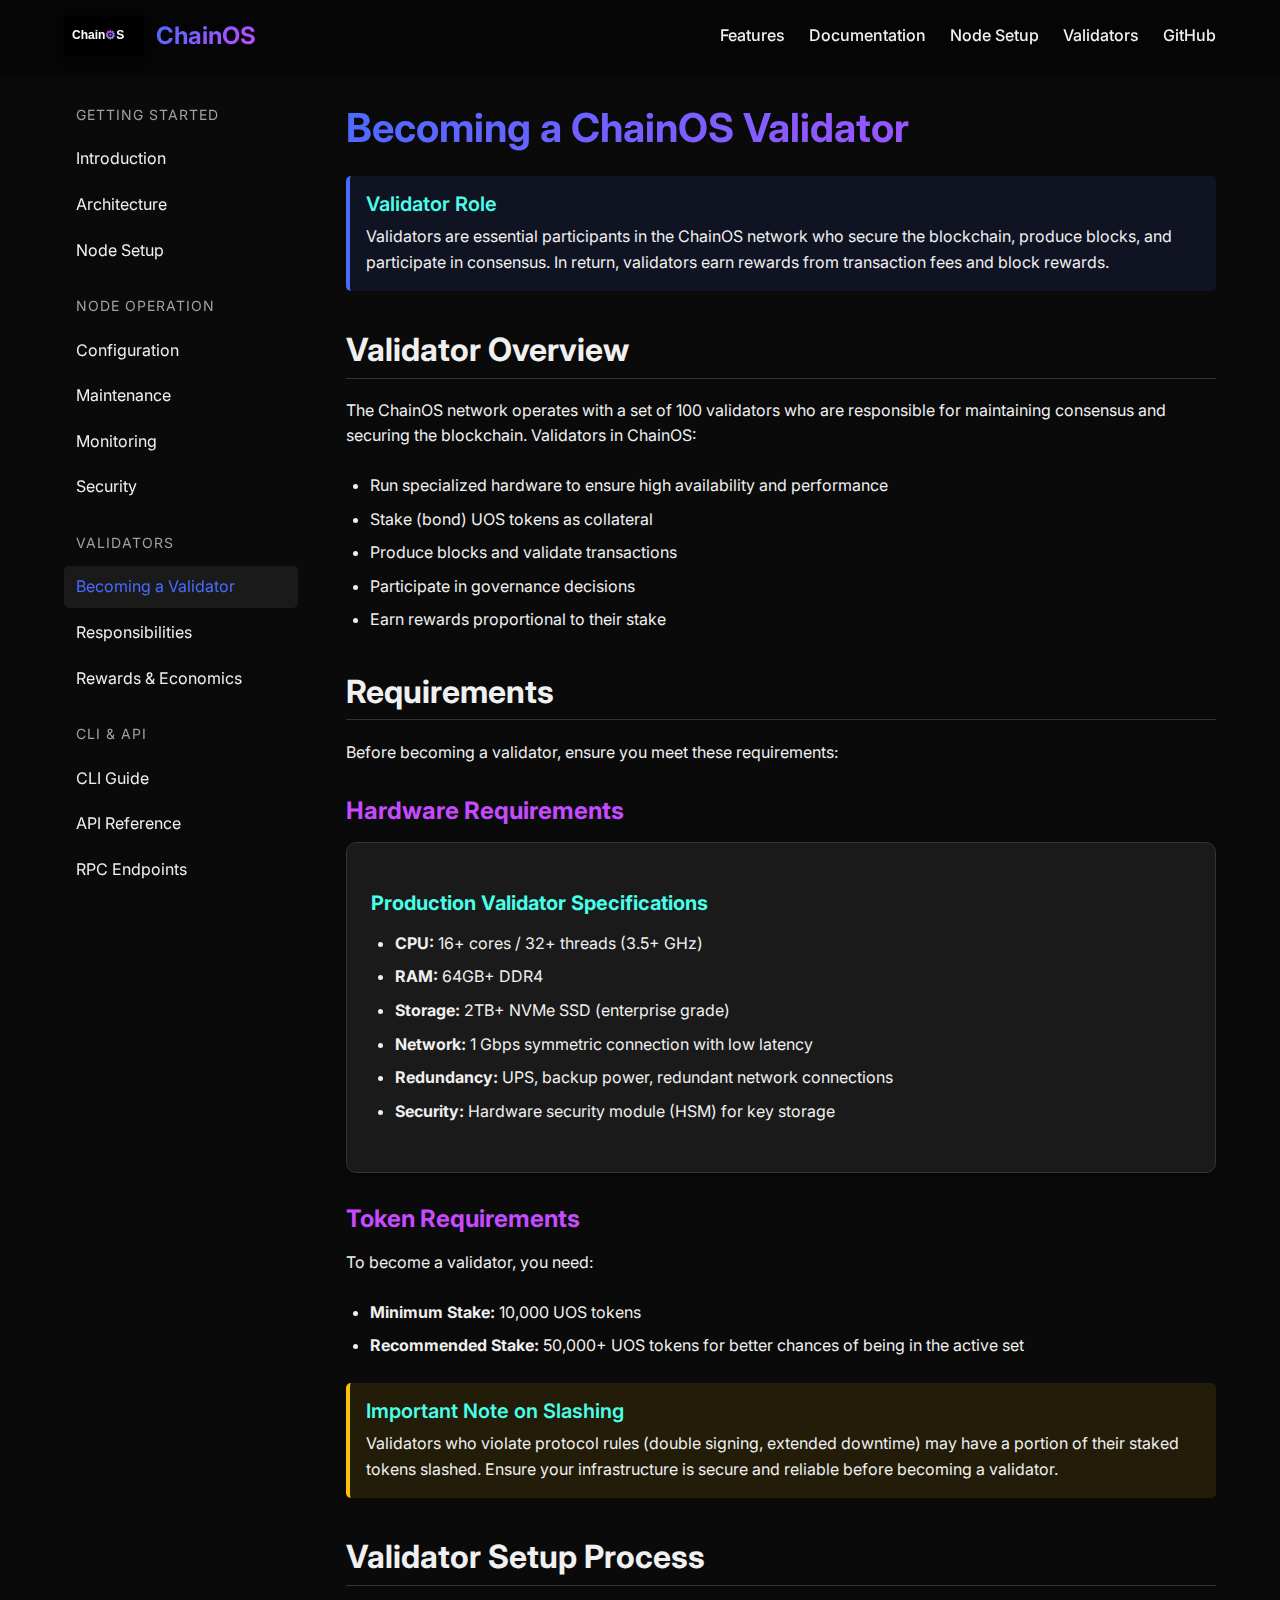
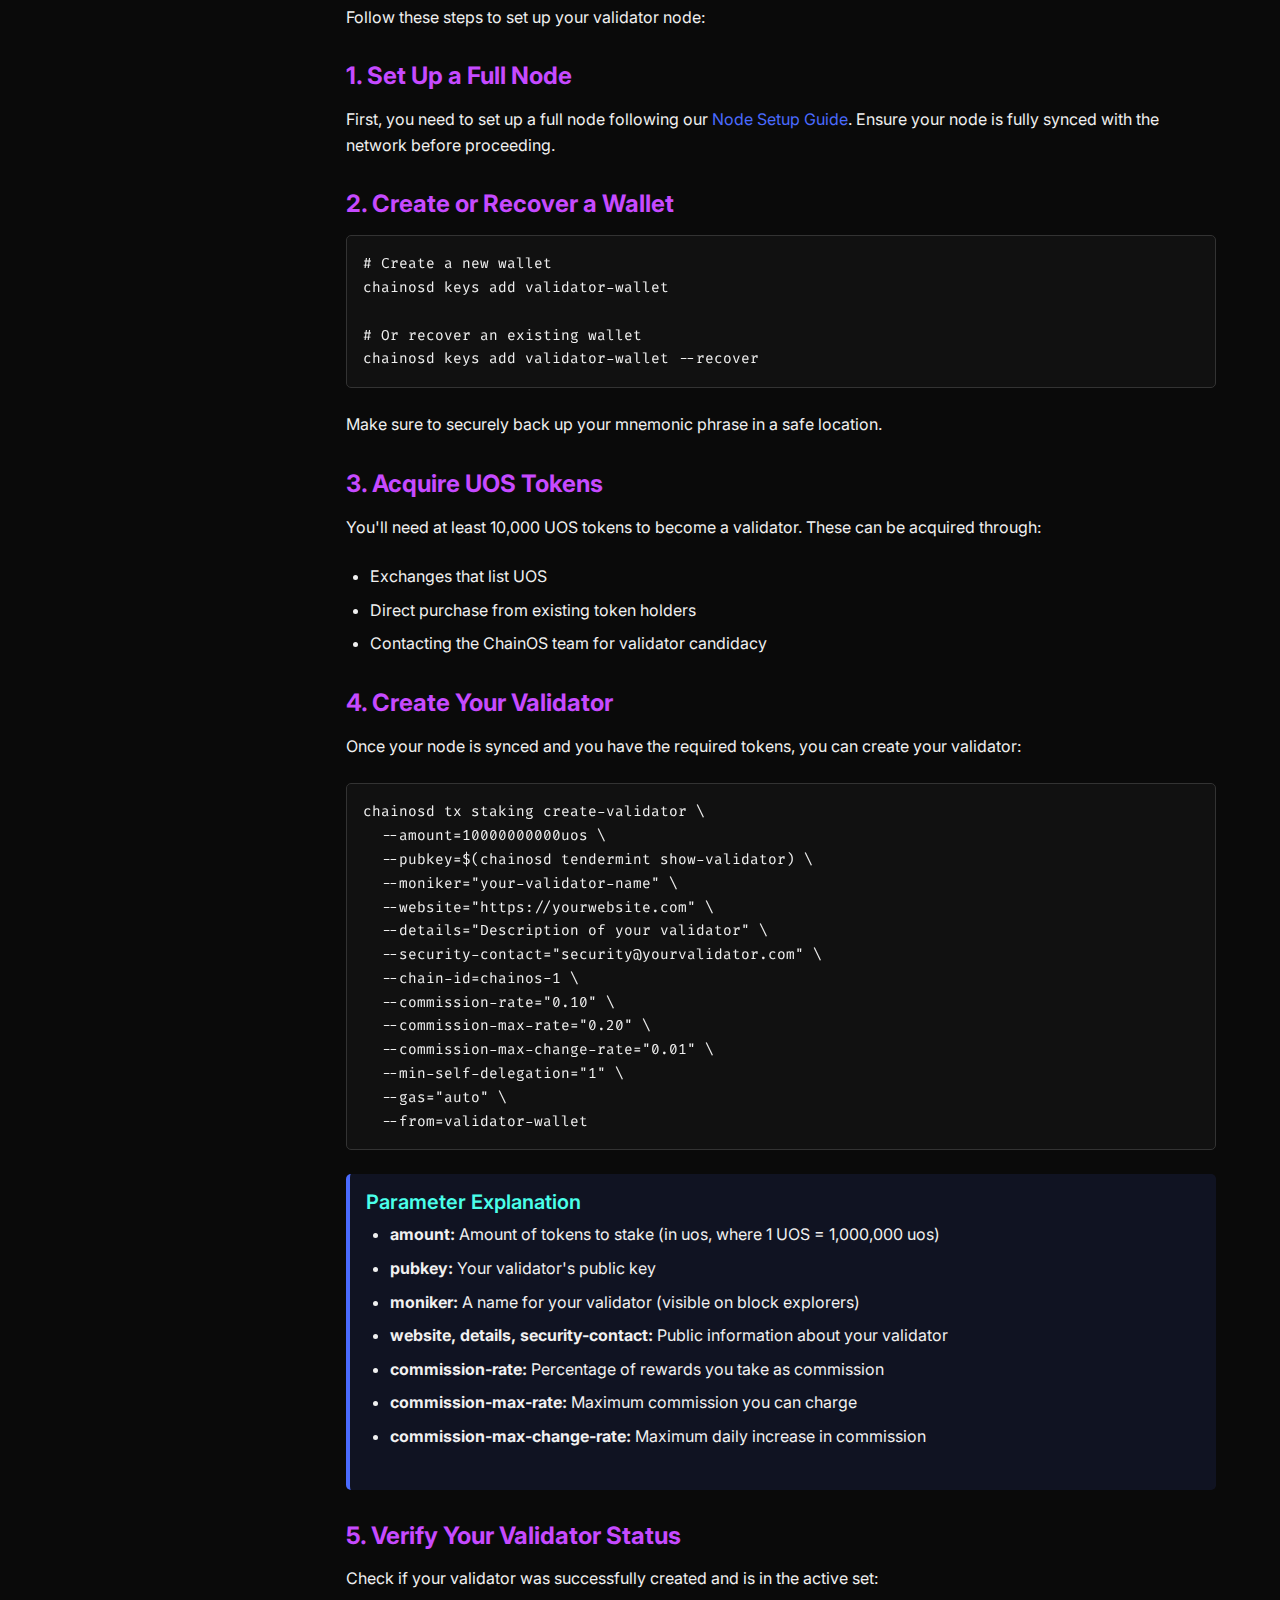
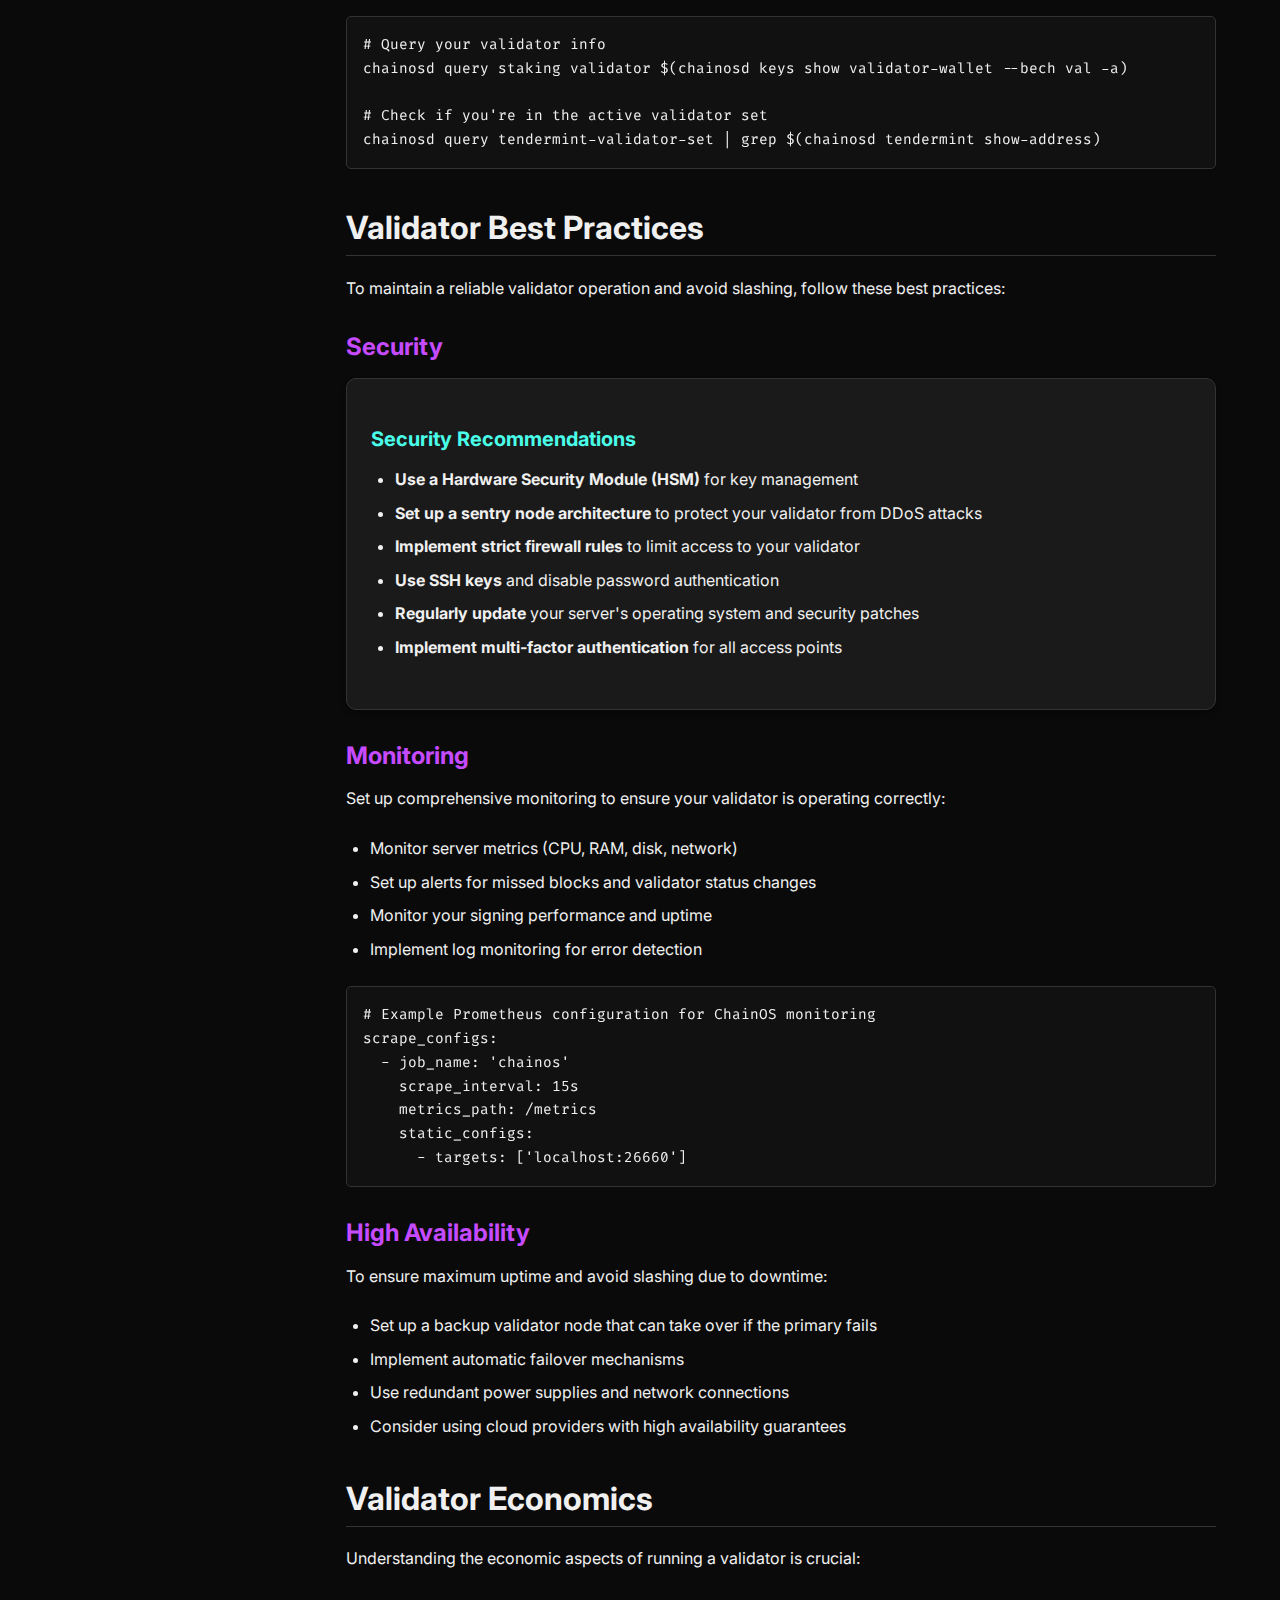
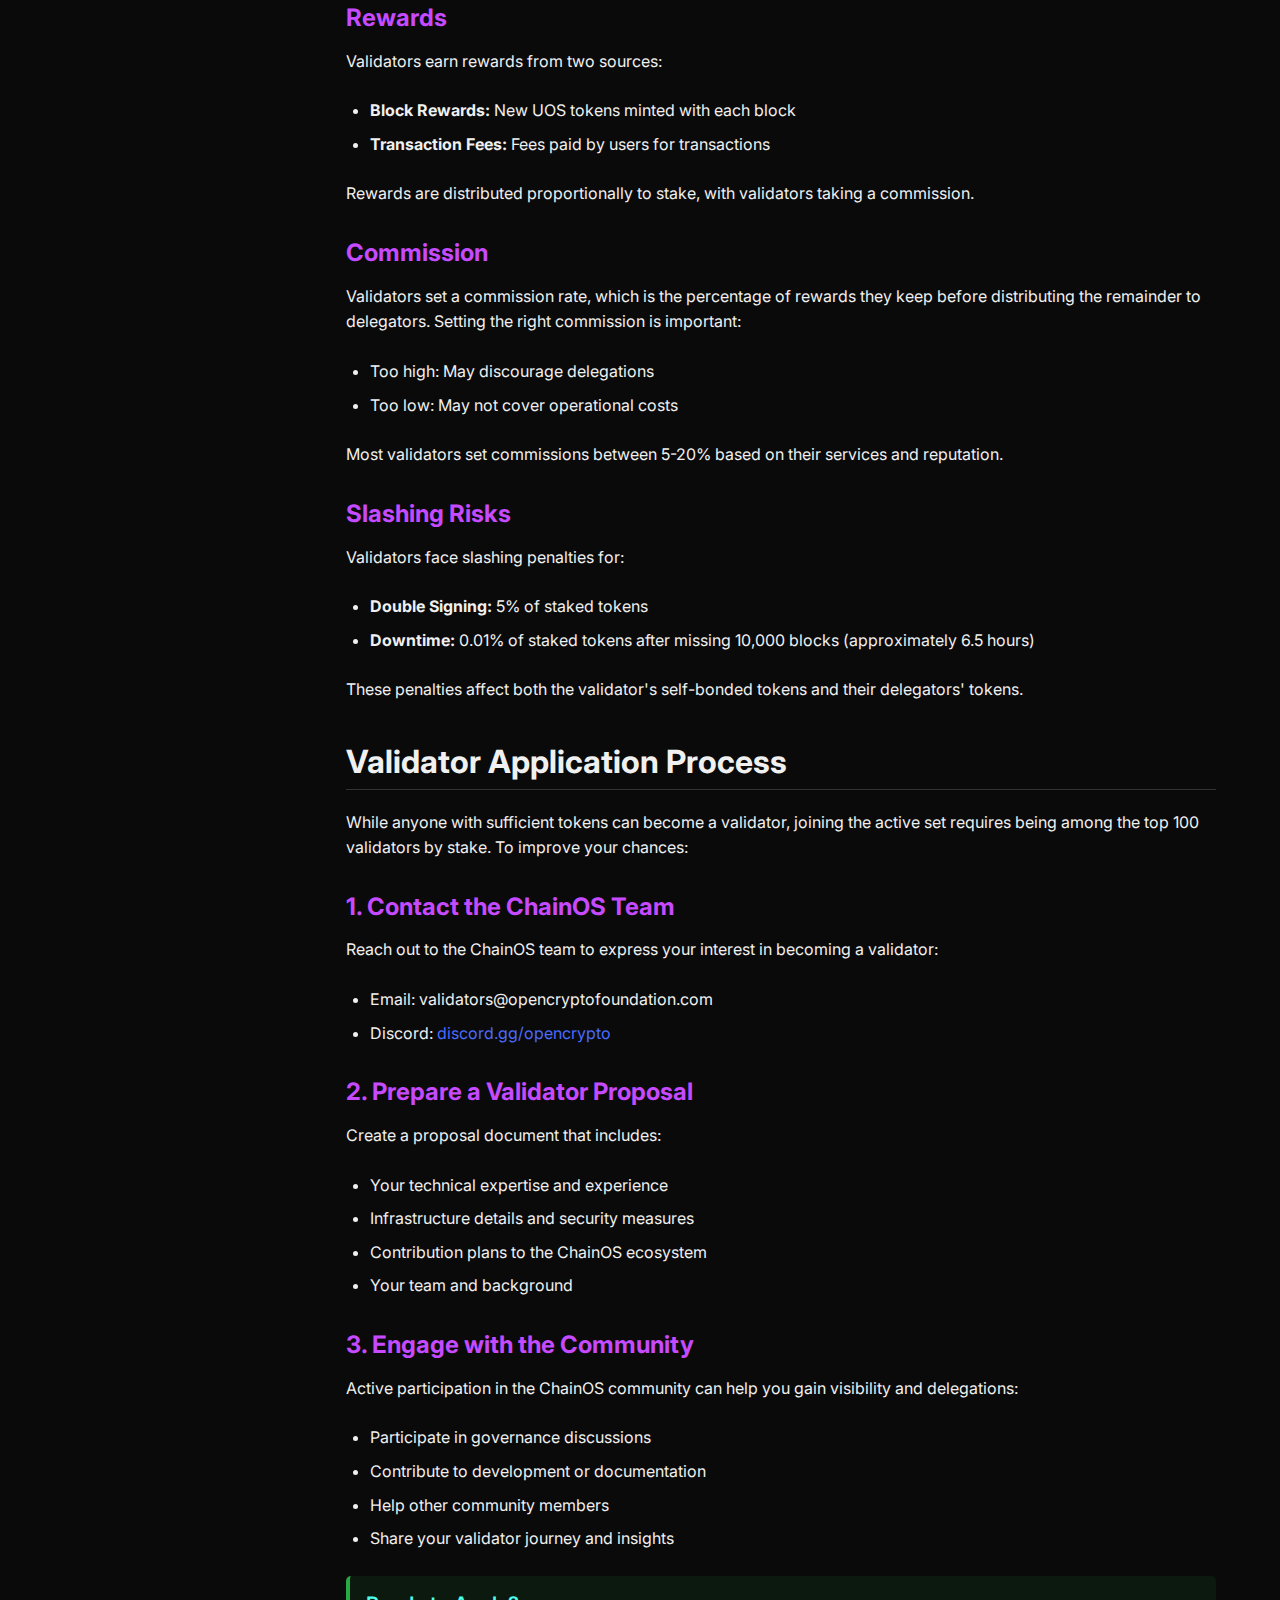
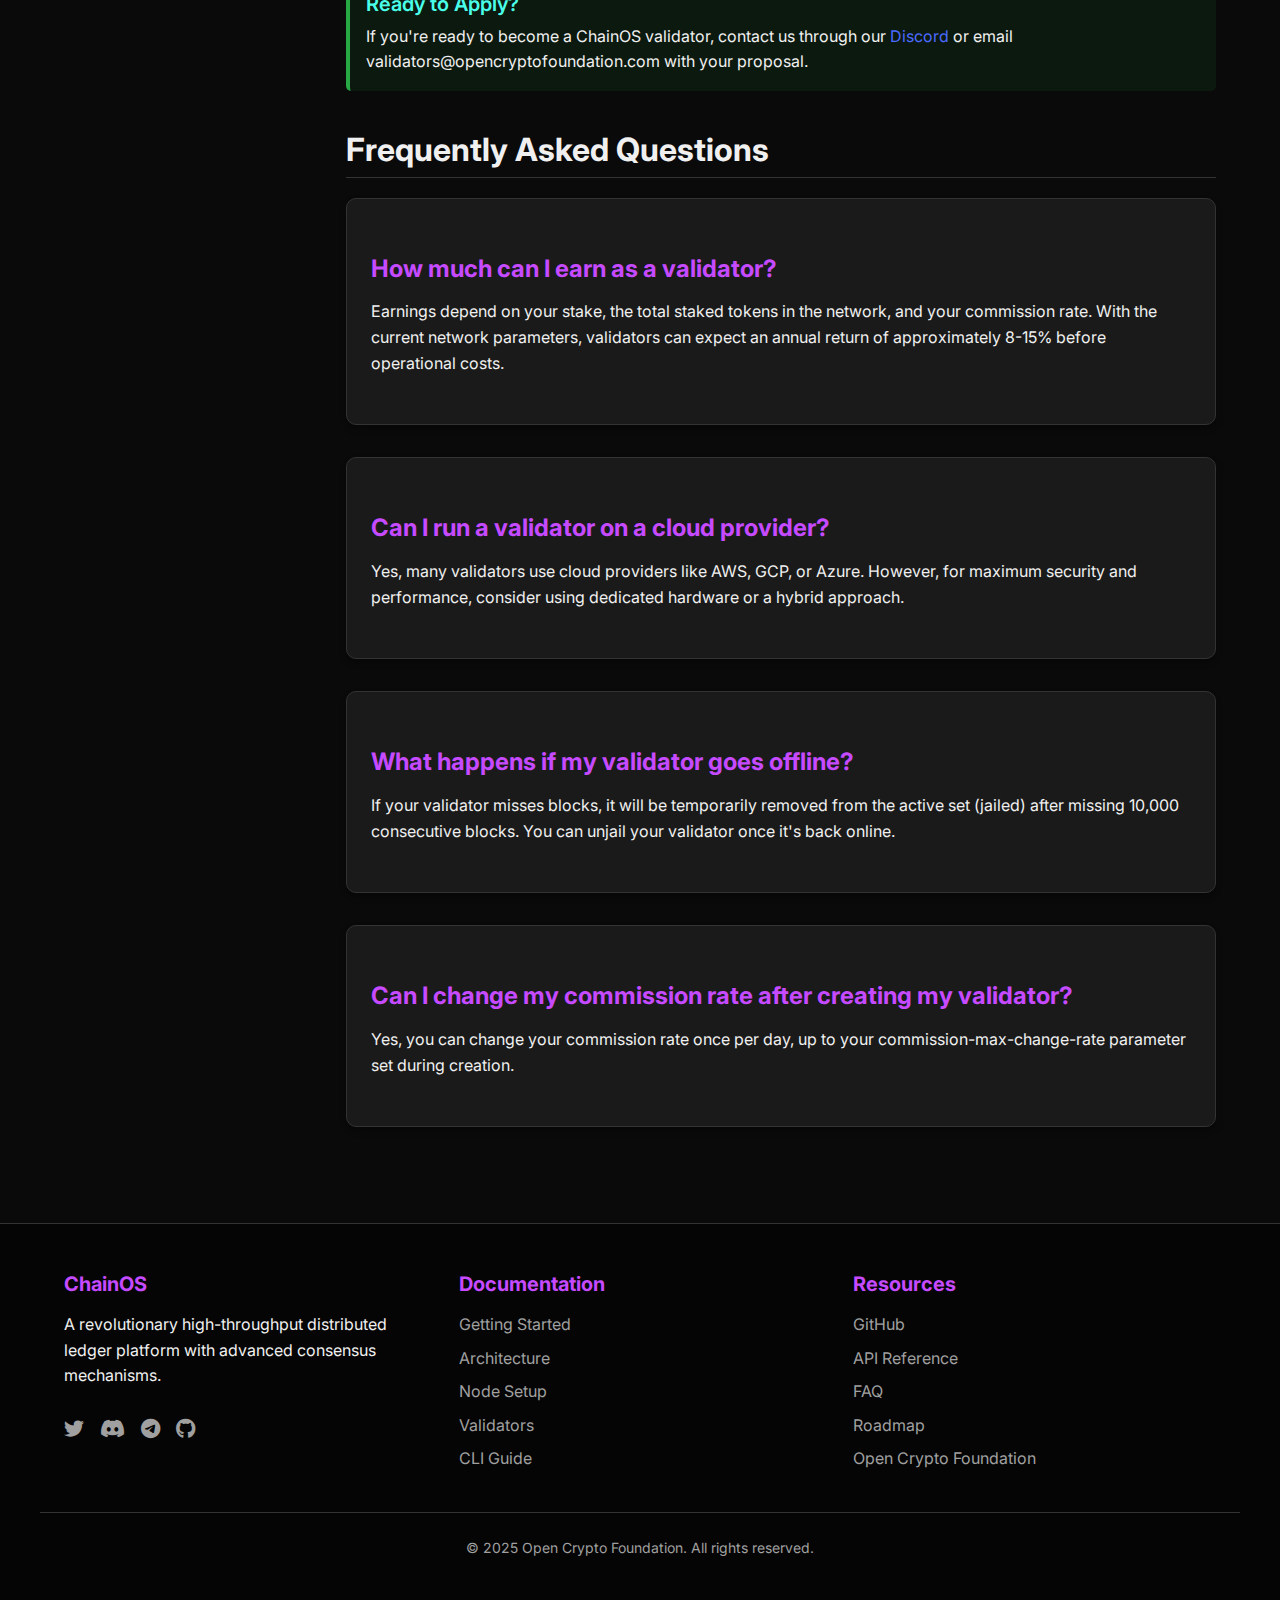
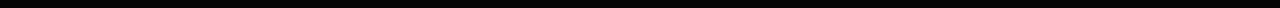
<file: docs/validators.html>
<!DOCTYPE html>
<html lang="en">
<head>
    <meta charset="UTF-8">
    <meta name="viewport" content="width=device-width, initial-scale=1.0">
    <title>Becoming a Validator - ChainOS Documentation</title>
    <meta name="description" content="Learn how to become a validator on the ChainOS network, secure the blockchain, and earn rewards.">
    <link rel="stylesheet" href="https://cdnjs.cloudflare.com/ajax/libs/font-awesome/6.0.0/css/all.min.css">
    <link rel="stylesheet" href="https://fonts.googleapis.com/css2?family=Inter:wght@400;500;600;700&family=Fira+Code:wght@400;500&display=swap">
    <link rel="stylesheet" href="../assets/css/styles.css">
    <link rel="icon" href="../assets/ChainOS-logo.svg">
</head>
<body>
    <header class="header">
        <div class="container header-container">
            <div class="logo">
                <img src="../assets/ChainOS-logo.svg" alt="ChainOS Logo">
                <h1>ChainOS</h1>
            </div>
            <nav>
                <ul class="nav-links">
                    <li><a href="../index.html#features">Features</a></li>
                    <li><a href="getting-started.html">Documentation</a></li>
                    <li><a href="node-setup.html">Node Setup</a></li>
                    <li><a href="validators.html" class="active">Validators</a></li>
                    <li><a href="https://github.com/o-c-foundation/ChainOS--Mainnet" target="_blank">GitHub</a></li>
                </ul>
            </nav>
        </div>
    </header>

    <div class="container docs-container">
        <aside class="sidebar">
            <div class="sidebar-section">
                <div class="sidebar-section-title">Getting Started</div>
                <ul class="sidebar-nav">
                    <li><a href="getting-started.html">Introduction</a></li>
                    <li><a href="architecture.html">Architecture</a></li>
                    <li><a href="node-setup.html">Node Setup</a></li>
                </ul>
            </div>
            <div class="sidebar-section">
                <div class="sidebar-section-title">Node Operation</div>
                <ul class="sidebar-nav">
                    <li><a href="node-configuration.html">Configuration</a></li>
                    <li><a href="node-maintenance.html">Maintenance</a></li>
                    <li><a href="node-monitoring.html">Monitoring</a></li>
                    <li><a href="node-security.html">Security</a></li>
                </ul>
            </div>
            <div class="sidebar-section">
                <div class="sidebar-section-title">Validators</div>
                <ul class="sidebar-nav">
                    <li><a href="validators.html" class="active">Becoming a Validator</a></li>
                    <li><a href="validator-responsibilities.html">Responsibilities</a></li>
                    <li><a href="validator-rewards.html">Rewards & Economics</a></li>
                </ul>
            </div>
            <div class="sidebar-section">
                <div class="sidebar-section-title">CLI & API</div>
                <ul class="sidebar-nav">
                    <li><a href="cli.html">CLI Guide</a></li>
                    <li><a href="api.html">API Reference</a></li>
                    <li><a href="rpc-endpoints.html">RPC Endpoints</a></li>
                </ul>
            </div>
        </aside>

        <main class="content">
            <h1>Becoming a ChainOS Validator</h1>
            
            <div class="alert alert-info">
                <h4 class="alert-title">Validator Role</h4>
                <p>Validators are essential participants in the ChainOS network who secure the blockchain, produce blocks, and participate in consensus. In return, validators earn rewards from transaction fees and block rewards.</p>
            </div>

            <h2 id="overview">Validator Overview</h2>
            <p>The ChainOS network operates with a set of 100 validators who are responsible for maintaining consensus and securing the blockchain. Validators in ChainOS:</p>
            <ul>
                <li>Run specialized hardware to ensure high availability and performance</li>
                <li>Stake (bond) UOS tokens as collateral</li>
                <li>Produce blocks and validate transactions</li>
                <li>Participate in governance decisions</li>
                <li>Earn rewards proportional to their stake</li>
            </ul>

            <h2 id="requirements">Requirements</h2>
            <p>Before becoming a validator, ensure you meet these requirements:</p>

            <h3 id="hardware-requirements">Hardware Requirements</h3>
            <div class="card">
                <h4>Production Validator Specifications</h4>
                <ul>
                    <li><strong>CPU:</strong> 16+ cores / 32+ threads (3.5+ GHz)</li>
                    <li><strong>RAM:</strong> 64GB+ DDR4</li>
                    <li><strong>Storage:</strong> 2TB+ NVMe SSD (enterprise grade)</li>
                    <li><strong>Network:</strong> 1 Gbps symmetric connection with low latency</li>
                    <li><strong>Redundancy:</strong> UPS, backup power, redundant network connections</li>
                    <li><strong>Security:</strong> Hardware security module (HSM) for key storage</li>
                </ul>
            </div>

            <h3 id="token-requirements">Token Requirements</h3>
            <p>To become a validator, you need:</p>
            <ul>
                <li><strong>Minimum Stake:</strong> 10,000 UOS tokens</li>
                <li><strong>Recommended Stake:</strong> 50,000+ UOS tokens for better chances of being in the active set</li>
            </ul>

            <div class="alert alert-warning">
                <h4 class="alert-title">Important Note on Slashing</h4>
                <p>Validators who violate protocol rules (double signing, extended downtime) may have a portion of their staked tokens slashed. Ensure your infrastructure is secure and reliable before becoming a validator.</p>
            </div>

            <h2 id="setup-process">Validator Setup Process</h2>
            <p>Follow these steps to set up your validator node:</p>

            <h3 id="setup-full-node">1. Set Up a Full Node</h3>
            <p>First, you need to set up a full node following our <a href="node-setup.html">Node Setup Guide</a>. Ensure your node is fully synced with the network before proceeding.</p>

            <h3 id="create-wallet">2. Create or Recover a Wallet</h3>
            <div class="code-block">
                <pre><code># Create a new wallet
chainosd keys add validator-wallet

# Or recover an existing wallet
chainosd keys add validator-wallet --recover</code></pre>
            </div>
            <p>Make sure to securely back up your mnemonic phrase in a safe location.</p>

            <h3 id="get-tokens">3. Acquire UOS Tokens</h3>
            <p>You'll need at least 10,000 UOS tokens to become a validator. These can be acquired through:</p>
            <ul>
                <li>Exchanges that list UOS</li>
                <li>Direct purchase from existing token holders</li>
                <li>Contacting the ChainOS team for validator candidacy</li>
            </ul>

            <h3 id="create-validator">4. Create Your Validator</h3>
            <p>Once your node is synced and you have the required tokens, you can create your validator:</p>
            <div class="code-block">
                <pre><code>chainosd tx staking create-validator \
  --amount=10000000000uos \
  --pubkey=$(chainosd tendermint show-validator) \
  --moniker="your-validator-name" \
  --website="https://yourwebsite.com" \
  --details="Description of your validator" \
  --security-contact="security@yourvalidator.com" \
  --chain-id=chainos-1 \
  --commission-rate="0.10" \
  --commission-max-rate="0.20" \
  --commission-max-change-rate="0.01" \
  --min-self-delegation="1" \
  --gas="auto" \
  --from=validator-wallet</code></pre>
            </div>

            <div class="alert alert-info">
                <h4 class="alert-title">Parameter Explanation</h4>
                <ul>
                    <li><strong>amount:</strong> Amount of tokens to stake (in uos, where 1 UOS = 1,000,000 uos)</li>
                    <li><strong>pubkey:</strong> Your validator's public key</li>
                    <li><strong>moniker:</strong> A name for your validator (visible on block explorers)</li>
                    <li><strong>website, details, security-contact:</strong> Public information about your validator</li>
                    <li><strong>commission-rate:</strong> Percentage of rewards you take as commission</li>
                    <li><strong>commission-max-rate:</strong> Maximum commission you can charge</li>
                    <li><strong>commission-max-change-rate:</strong> Maximum daily increase in commission</li>
                </ul>
            </div>

            <h3 id="verify-validator">5. Verify Your Validator Status</h3>
            <p>Check if your validator was successfully created and is in the active set:</p>
            <div class="code-block">
                <pre><code># Query your validator info
chainosd query staking validator $(chainosd keys show validator-wallet --bech val -a)

# Check if you're in the active validator set
chainosd query tendermint-validator-set | grep $(chainosd tendermint show-address)</code></pre>
            </div>

            <h2 id="best-practices">Validator Best Practices</h2>
            <p>To maintain a reliable validator operation and avoid slashing, follow these best practices:</p>

            <h3 id="security">Security</h3>
            <div class="card">
                <h4>Security Recommendations</h4>
                <ul>
                    <li><strong>Use a Hardware Security Module (HSM)</strong> for key management</li>
                    <li><strong>Set up a sentry node architecture</strong> to protect your validator from DDoS attacks</li>
                    <li><strong>Implement strict firewall rules</strong> to limit access to your validator</li>
                    <li><strong>Use SSH keys</strong> and disable password authentication</li>
                    <li><strong>Regularly update</strong> your server's operating system and security patches</li>
                    <li><strong>Implement multi-factor authentication</strong> for all access points</li>
                </ul>
            </div>

            <h3 id="monitoring">Monitoring</h3>
            <p>Set up comprehensive monitoring to ensure your validator is operating correctly:</p>
            <ul>
                <li>Monitor server metrics (CPU, RAM, disk, network)</li>
                <li>Set up alerts for missed blocks and validator status changes</li>
                <li>Monitor your signing performance and uptime</li>
                <li>Implement log monitoring for error detection</li>
            </ul>

            <div class="code-block">
                <pre><code># Example Prometheus configuration for ChainOS monitoring
scrape_configs:
  - job_name: 'chainos'
    scrape_interval: 15s
    metrics_path: /metrics
    static_configs:
      - targets: ['localhost:26660']</code></pre>
            </div>

            <h3 id="high-availability">High Availability</h3>
            <p>To ensure maximum uptime and avoid slashing due to downtime:</p>
            <ul>
                <li>Set up a backup validator node that can take over if the primary fails</li>
                <li>Implement automatic failover mechanisms</li>
                <li>Use redundant power supplies and network connections</li>
                <li>Consider using cloud providers with high availability guarantees</li>
            </ul>

            <h2 id="validator-economics">Validator Economics</h2>
            <p>Understanding the economic aspects of running a validator is crucial:</p>

            <h3 id="rewards">Rewards</h3>
            <p>Validators earn rewards from two sources:</p>
            <ul>
                <li><strong>Block Rewards:</strong> New UOS tokens minted with each block</li>
                <li><strong>Transaction Fees:</strong> Fees paid by users for transactions</li>
            </ul>
            <p>Rewards are distributed proportionally to stake, with validators taking a commission.</p>

            <h3 id="commission">Commission</h3>
            <p>Validators set a commission rate, which is the percentage of rewards they keep before distributing the remainder to delegators. Setting the right commission is important:</p>
            <ul>
                <li>Too high: May discourage delegations</li>
                <li>Too low: May not cover operational costs</li>
            </ul>
            <p>Most validators set commissions between 5-20% based on their services and reputation.</p>

            <h3 id="slashing">Slashing Risks</h3>
            <p>Validators face slashing penalties for:</p>
            <ul>
                <li><strong>Double Signing:</strong> 5% of staked tokens</li>
                <li><strong>Downtime:</strong> 0.01% of staked tokens after missing 10,000 blocks (approximately 6.5 hours)</li>
            </ul>
            <p>These penalties affect both the validator's self-bonded tokens and their delegators' tokens.</p>

            <h2 id="application-process">Validator Application Process</h2>
            <p>While anyone with sufficient tokens can become a validator, joining the active set requires being among the top 100 validators by stake. To improve your chances:</p>

            <h3 id="contact-team">1. Contact the ChainOS Team</h3>
            <p>Reach out to the ChainOS team to express your interest in becoming a validator:</p>
            <ul>
                <li>Email: validators@opencryptofoundation.com</li>
                <li>Discord: <a href="https://discord.gg/opencrypto" target="_blank">discord.gg/opencrypto</a></li>
            </ul>

            <h3 id="prepare-proposal">2. Prepare a Validator Proposal</h3>
            <p>Create a proposal document that includes:</p>
            <ul>
                <li>Your technical expertise and experience</li>
                <li>Infrastructure details and security measures</li>
                <li>Contribution plans to the ChainOS ecosystem</li>
                <li>Your team and background</li>
            </ul>

            <h3 id="community-engagement">3. Engage with the Community</h3>
            <p>Active participation in the ChainOS community can help you gain visibility and delegations:</p>
            <ul>
                <li>Participate in governance discussions</li>
                <li>Contribute to development or documentation</li>
                <li>Help other community members</li>
                <li>Share your validator journey and insights</li>
            </ul>

            <div class="alert alert-success">
                <h4 class="alert-title">Ready to Apply?</h4>
                <p>If you're ready to become a ChainOS validator, contact us through our <a href="https://discord.gg/opencrypto" target="_blank">Discord</a> or email validators@opencryptofoundation.com with your proposal.</p>
            </div>

            <h2 id="faq">Frequently Asked Questions</h2>
            <div class="card">
                <h3>How much can I earn as a validator?</h3>
                <p>Earnings depend on your stake, the total staked tokens in the network, and your commission rate. With the current network parameters, validators can expect an annual return of approximately 8-15% before operational costs.</p>
            </div>

            <div class="card">
                <h3>Can I run a validator on a cloud provider?</h3>
                <p>Yes, many validators use cloud providers like AWS, GCP, or Azure. However, for maximum security and performance, consider using dedicated hardware or a hybrid approach.</p>
            </div>

            <div class="card">
                <h3>What happens if my validator goes offline?</h3>
                <p>If your validator misses blocks, it will be temporarily removed from the active set (jailed) after missing 10,000 consecutive blocks. You can unjail your validator once it's back online.</p>
            </div>

            <div class="card">
                <h3>Can I change my commission rate after creating my validator?</h3>
                <p>Yes, you can change your commission rate once per day, up to your commission-max-change-rate parameter set during creation.</p>
            </div>
        </main>
    </div>

    <footer class="footer">
        <div class="container footer-container">
            <div class="footer-section">
                <h3>ChainOS</h3>
                <p>A revolutionary high-throughput distributed ledger platform with advanced consensus mechanisms.</p>
                <div class="social-links">
                    <a href="https://twitter.com/opencryptofdn" target="_blank"><i class="fab fa-twitter"></i></a>
                    <a href="https://discord.gg/opencrypto" target="_blank"><i class="fab fa-discord"></i></a>
                    <a href="https://t.me/ocfcommunity" target="_blank"><i class="fab fa-telegram"></i></a>
                    <a href="https://github.com/o-c-foundation" target="_blank"><i class="fab fa-github"></i></a>
                </div>
            </div>
            <div class="footer-section">
                <h3>Documentation</h3>
                <ul class="footer-links">
                    <li><a href="getting-started.html">Getting Started</a></li>
                    <li><a href="architecture.html">Architecture</a></li>
                    <li><a href="node-setup.html">Node Setup</a></li>
                    <li><a href="validators.html">Validators</a></li>
                    <li><a href="cli.html">CLI Guide</a></li>
                </ul>
            </div>
            <div class="footer-section">
                <h3>Resources</h3>
                <ul class="footer-links">
                    <li><a href="https://github.com/o-c-foundation/ChainOS--Mainnet" target="_blank">GitHub</a></li>
                    <li><a href="api.html">API Reference</a></li>
                    <li><a href="faq.html">FAQ</a></li>
                    <li><a href="roadmap.html">Roadmap</a></li>
                    <li><a href="https://opencryptofoundation.com/" target="_blank">Open Crypto Foundation</a></li>
                </ul>
            </div>
        </div>
        <div class="container copyright">
            <p>&copy; 2025 Open Crypto Foundation. All rights reserved.</p>
        </div>
    </footer>

    <script src="../assets/js/main.js"></script>
</body>
</html>
</file>
<file: assets/css/styles.css>
:root {
  --primary-color: #4a6bff;
  --secondary-color: #c64aff;
  --accent-color: #4affea;
  --dark-bg: #0a0a0a;
  --darker-bg: #050505;
  --light-bg: #1a1a1a;
  --text-color: #f0f0f0;
  --text-muted: #a0a0a0;
  --border-color: #333;
  --code-bg: #111;
  --gradient-primary: linear-gradient(135deg, var(--primary-color), var(--secondary-color));
  --gradient-accent: linear-gradient(135deg, var(--secondary-color), var(--accent-color));
  --shadow: 0 4px 6px rgba(0, 0, 0, 0.3);
  --transition: all 0.3s ease;
}

* {
  margin: 0;
  padding: 0;
  box-sizing: border-box;
}

body {
  font-family: 'Inter', -apple-system, BlinkMacSystemFont, 'Segoe UI', Roboto, Oxygen, Ubuntu, Cantarell, 'Open Sans', 'Helvetica Neue', sans-serif;
  background-color: var(--dark-bg);
  color: var(--text-color);
  line-height: 1.6;
  overflow-x: hidden;
}

a {
  color: var(--primary-color);
  text-decoration: none;
  transition: var(--transition);
}

a:hover {
  color: var(--accent-color);
}

h1, h2, h3, h4, h5, h6 {
  margin-bottom: 1rem;
  font-weight: 700;
  line-height: 1.2;
}

h1 {
  font-size: 2.5rem;
  margin-bottom: 1.5rem;
  background: var(--gradient-primary);
  -webkit-background-clip: text;
  background-clip: text;
  color: transparent;
}

h2 {
  font-size: 2rem;
  margin-top: 2.5rem;
  margin-bottom: 1.2rem;
  border-bottom: 1px solid var(--border-color);
  padding-bottom: 0.5rem;
}

h3 {
  font-size: 1.5rem;
  margin-top: 2rem;
  color: var(--secondary-color);
}

h4 {
  font-size: 1.25rem;
  margin-top: 1.5rem;
  color: var(--accent-color);
}

p {
  margin-bottom: 1.5rem;
}

ul, ol {
  margin-bottom: 1.5rem;
  padding-left: 1.5rem;
}

li {
  margin-bottom: 0.5rem;
}

code {
  font-family: 'Fira Code', Consolas, Monaco, 'Andale Mono', 'Ubuntu Mono', monospace;
  background-color: var(--code-bg);
  padding: 0.2rem 0.4rem;
  border-radius: 3px;
  font-size: 0.9em;
  color: var(--accent-color);
}

pre {
  background-color: var(--code-bg);
  padding: 1rem;
  border-radius: 5px;
  overflow-x: auto;
  margin-bottom: 1.5rem;
  border: 1px solid var(--border-color);
}

pre code {
  background-color: transparent;
  padding: 0;
  color: var(--text-color);
}

blockquote {
  border-left: 4px solid var(--primary-color);
  padding-left: 1rem;
  margin-left: 0;
  margin-bottom: 1.5rem;
  color: var(--text-muted);
}

img {
  max-width: 100%;
  height: auto;
  border-radius: 5px;
  margin: 1.5rem 0;
  box-shadow: var(--shadow);
}

table {
  width: 100%;
  border-collapse: collapse;
  margin-bottom: 1.5rem;
  border-radius: 5px;
  overflow: hidden;
}

th, td {
  padding: 0.75rem;
  text-align: left;
  border-bottom: 1px solid var(--border-color);
}

th {
  background-color: var(--light-bg);
  font-weight: 600;
}

tr:nth-child(even) {
  background-color: rgba(255, 255, 255, 0.02);
}

.container {
  max-width: 1200px;
  margin: 0 auto;
  padding: 0 1.5rem;
}

.header {
  background-color: var(--darker-bg);
  padding: 1rem 0;
  position: sticky;
  top: 0;
  z-index: 100;
  box-shadow: var(--shadow);
}

.header-container {
  display: flex;
  justify-content: space-between;
  align-items: center;
}

.logo {
  display: flex;
  align-items: center;
}

.logo img {
  height: 40px;
  margin: 0;
  margin-right: 0.75rem;
}

.logo h1 {
  font-size: 1.5rem;
  margin: 0;
}

.nav-links {
  display: flex;
  list-style: none;
  margin: 0;
  padding: 0;
}

.nav-links li {
  margin: 0 0 0 1.5rem;
}

.nav-links a {
  color: var(--text-color);
  font-weight: 500;
}

.nav-links a:hover {
  color: var(--primary-color);
}

.hero {
  padding: 4rem 0;
  text-align: center;
  background: var(--darker-bg);
  margin-bottom: 3rem;
  position: relative;
  overflow: hidden;
}

.hero::before {
  content: '';
  position: absolute;
  top: 0;
  left: 0;
  right: 0;
  bottom: 0;
  background: radial-gradient(circle at top right, rgba(74, 107, 255, 0.1), transparent 70%),
              radial-gradient(circle at bottom left, rgba(198, 74, 255, 0.1), transparent 70%);
  z-index: 0;
}

.hero-content {
  position: relative;
  z-index: 1;
}

.hero h1 {
  font-size: 3.5rem;
  margin-bottom: 1rem;
}

.hero p {
  font-size: 1.25rem;
  max-width: 800px;
  margin: 0 auto 2rem;
  color: var(--text-muted);
}

.btn {
  display: inline-block;
  padding: 0.75rem 1.5rem;
  border-radius: 5px;
  font-weight: 600;
  text-align: center;
  cursor: pointer;
  transition: var(--transition);
}

.btn-primary {
  background: var(--gradient-primary);
  color: white;
}

.btn-primary:hover {
  transform: translateY(-2px);
  box-shadow: 0 5px 15px rgba(74, 107, 255, 0.4);
  color: white;
}

.btn-secondary {
  background: var(--gradient-accent);
  color: white;
}

.btn-secondary:hover {
  transform: translateY(-2px);
  box-shadow: 0 5px 15px rgba(198, 74, 255, 0.4);
  color: white;
}

.btn-outline {
  background: transparent;
  border: 2px solid var(--primary-color);
  color: var(--primary-color);
}

.btn-outline:hover {
  background: var(--primary-color);
  color: white;
}

.features {
  padding: 3rem 0;
}

.features-grid {
  display: grid;
  grid-template-columns: repeat(auto-fit, minmax(300px, 1fr));
  gap: 2rem;
}

.feature-card {
  background-color: var(--light-bg);
  border-radius: 10px;
  padding: 1.5rem;
  box-shadow: var(--shadow);
  transition: var(--transition);
  border: 1px solid var(--border-color);
}

.feature-card:hover {
  transform: translateY(-5px);
  box-shadow: 0 8px 20px rgba(0, 0, 0, 0.4);
  border-color: var(--primary-color);
}

.feature-icon {
  font-size: 2.5rem;
  margin-bottom: 1rem;
  color: var(--primary-color);
}

.feature-title {
  font-size: 1.25rem;
  margin-bottom: 0.75rem;
}

.feature-description {
  color: var(--text-muted);
  margin-bottom: 0;
}

.docs-container {
  display: grid;
  grid-template-columns: 250px 1fr;
  gap: 2rem;
  margin-top: 2rem;
}

.sidebar {
  position: sticky;
  top: 5rem;
  height: calc(100vh - 5rem);
  overflow-y: auto;
  padding-right: 1rem;
  padding-bottom: 2rem;
}

.sidebar-nav {
  list-style: none;
  padding: 0;
  margin: 0;
}

.sidebar-nav li {
  margin-bottom: 0.25rem;
}

.sidebar-nav a {
  display: block;
  padding: 0.5rem 0.75rem;
  border-radius: 5px;
  color: var(--text-color);
  transition: var(--transition);
}

.sidebar-nav a:hover, .sidebar-nav a.active {
  background-color: var(--light-bg);
  color: var(--primary-color);
}

.sidebar-section {
  margin-bottom: 1.5rem;
}

.sidebar-section-title {
  font-size: 0.875rem;
  text-transform: uppercase;
  letter-spacing: 1px;
  color: var(--text-muted);
  margin-bottom: 0.75rem;
  padding-left: 0.75rem;
}

.content {
  min-width: 0;
}

.footer {
  background-color: var(--darker-bg);
  padding: 3rem 0;
  margin-top: 4rem;
  border-top: 1px solid var(--border-color);
}

.footer-container {
  display: grid;
  grid-template-columns: repeat(auto-fit, minmax(200px, 1fr));
  gap: 2rem;
}

.footer-section h3 {
  font-size: 1.25rem;
  margin-top: 0;
  margin-bottom: 1rem;
}

.footer-links {
  list-style: none;
  padding: 0;
  margin: 0;
}

.footer-links li {
  margin-bottom: 0.5rem;
}

.footer-links a {
  color: var(--text-muted);
}

.footer-links a:hover {
  color: var(--primary-color);
}

.social-links {
  display: flex;
  gap: 1rem;
}

.social-links a {
  color: var(--text-muted);
  font-size: 1.25rem;
}

.social-links a:hover {
  color: var(--primary-color);
}

.copyright {
  text-align: center;
  margin-top: 2rem;
  padding-top: 1.5rem;
  border-top: 1px solid var(--border-color);
  color: var(--text-muted);
  font-size: 0.875rem;
}

.card {
  background-color: var(--light-bg);
  border-radius: 10px;
  padding: 1.5rem;
  margin-bottom: 2rem;
  box-shadow: var(--shadow);
  border: 1px solid var(--border-color);
}

.card-header {
  margin-bottom: 1rem;
  padding-bottom: 1rem;
  border-bottom: 1px solid var(--border-color);
}

.card-title {
  margin: 0;
}

.dashboard-img {
  border: 1px solid var(--border-color);
  border-radius: 10px;
  overflow: hidden;
  box-shadow: var(--shadow);
}

.code-block {
  position: relative;
}

.code-block .copy-btn {
  position: absolute;
  top: 0.5rem;
  right: 0.5rem;
  background: var(--light-bg);
  border: 1px solid var(--border-color);
  border-radius: 3px;
  padding: 0.25rem 0.5rem;
  font-size: 0.75rem;
  cursor: pointer;
  opacity: 0;
  transition: var(--transition);
}

.code-block:hover .copy-btn {
  opacity: 1;
}

.copy-btn:hover {
  background: var(--primary-color);
  color: white;
  border-color: var(--primary-color);
}

.tabs {
  display: flex;
  border-bottom: 1px solid var(--border-color);
  margin-bottom: 1rem;
}

.tab {
  padding: 0.75rem 1.5rem;
  cursor: pointer;
  border-bottom: 2px solid transparent;
  transition: var(--transition);
}

.tab.active {
  border-bottom-color: var(--primary-color);
  color: var(--primary-color);
}

.tab-content {
  display: none;
}

.tab-content.active {
  display: block;
}

.alert {
  padding: 1rem;
  border-radius: 5px;
  margin-bottom: 1.5rem;
  border-left: 4px solid;
}

.alert-info {
  background-color: rgba(74, 107, 255, 0.1);
  border-left-color: var(--primary-color);
}

.alert-warning {
  background-color: rgba(255, 193, 7, 0.1);
  border-left-color: #ffc107;
}

.alert-danger {
  background-color: rgba(220, 53, 69, 0.1);
  border-left-color: #dc3545;
}

.alert-success {
  background-color: rgba(40, 167, 69, 0.1);
  border-left-color: #28a745;
}

.alert-title {
  margin-top: 0;
  margin-bottom: 0.5rem;
  font-weight: 600;
}

.alert p:last-child {
  margin-bottom: 0;
}

.badge {
  display: inline-block;
  padding: 0.25rem 0.5rem;
  border-radius: 20px;
  font-size: 0.75rem;
  font-weight: 600;
}

.badge-primary {
  background-color: var(--primary-color);
  color: white;
}

.badge-secondary {
  background-color: var(--secondary-color);
  color: white;
}

.badge-accent {
  background-color: var(--accent-color);
  color: #000;
}

/* Responsive */
@media (max-width: 768px) {
  .header-container {
    flex-direction: column;
    align-items: flex-start;
  }
  
  .nav-links {
    margin-top: 1rem;
    flex-wrap: wrap;
  }
  
  .nav-links li {
    margin: 0 1rem 0.5rem 0;
  }
  
  .hero h1 {
    font-size: 2.5rem;
  }
  
  .docs-container {
    grid-template-columns: 1fr;
  }
  
  .sidebar {
    position: static;
    height: auto;
    margin-bottom: 2rem;
  }
}

/* Dark scrollbar */
::-webkit-scrollbar {
  width: 8px;
  height: 8px;
}

::-webkit-scrollbar-track {
  background: var(--dark-bg);
}

::-webkit-scrollbar-thumb {
  background: var(--border-color);
  border-radius: 4px;
}

::-webkit-scrollbar-thumb:hover {
  background: var(--primary-color);
}

/* Animations */
@keyframes fadeIn {
  from {
    opacity: 0;
    transform: translateY(20px);
  }
  to {
    opacity: 1;
    transform: translateY(0);
  }
}

.animate-fadeIn {
  animation: fadeIn 0.5s ease forwards;
}

.delay-1 {
  animation-delay: 0.1s;
}

.delay-2 {
  animation-delay: 0.2s;
}

.delay-3 {
  animation-delay: 0.3s;
}

/* Gradient text */
.gradient-text {
  background: var(--gradient-primary);
  -webkit-background-clip: text;
  background-clip: text;
  color: transparent;
}

.gradient-text-accent {
  background: var(--gradient-accent);
  -webkit-background-clip: text;
  background-clip: text;
  color: transparent;
}
</file>
